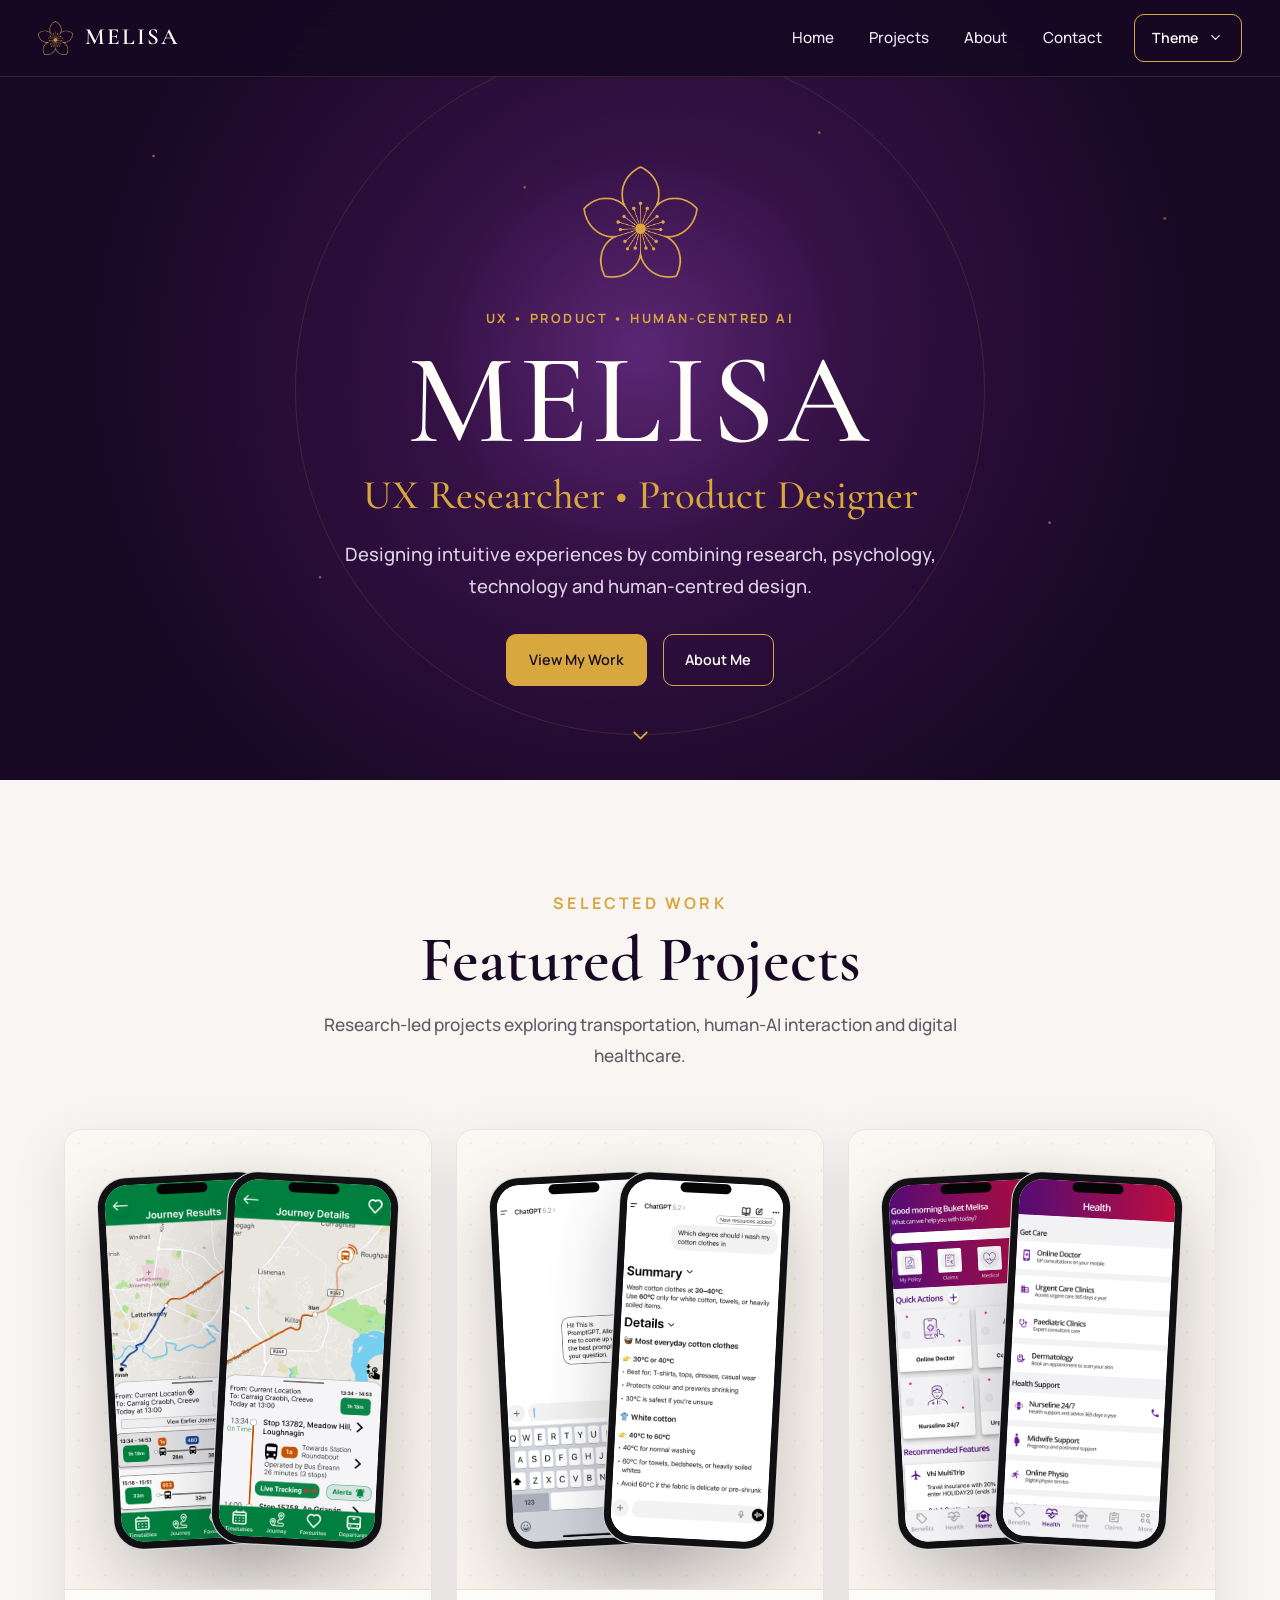
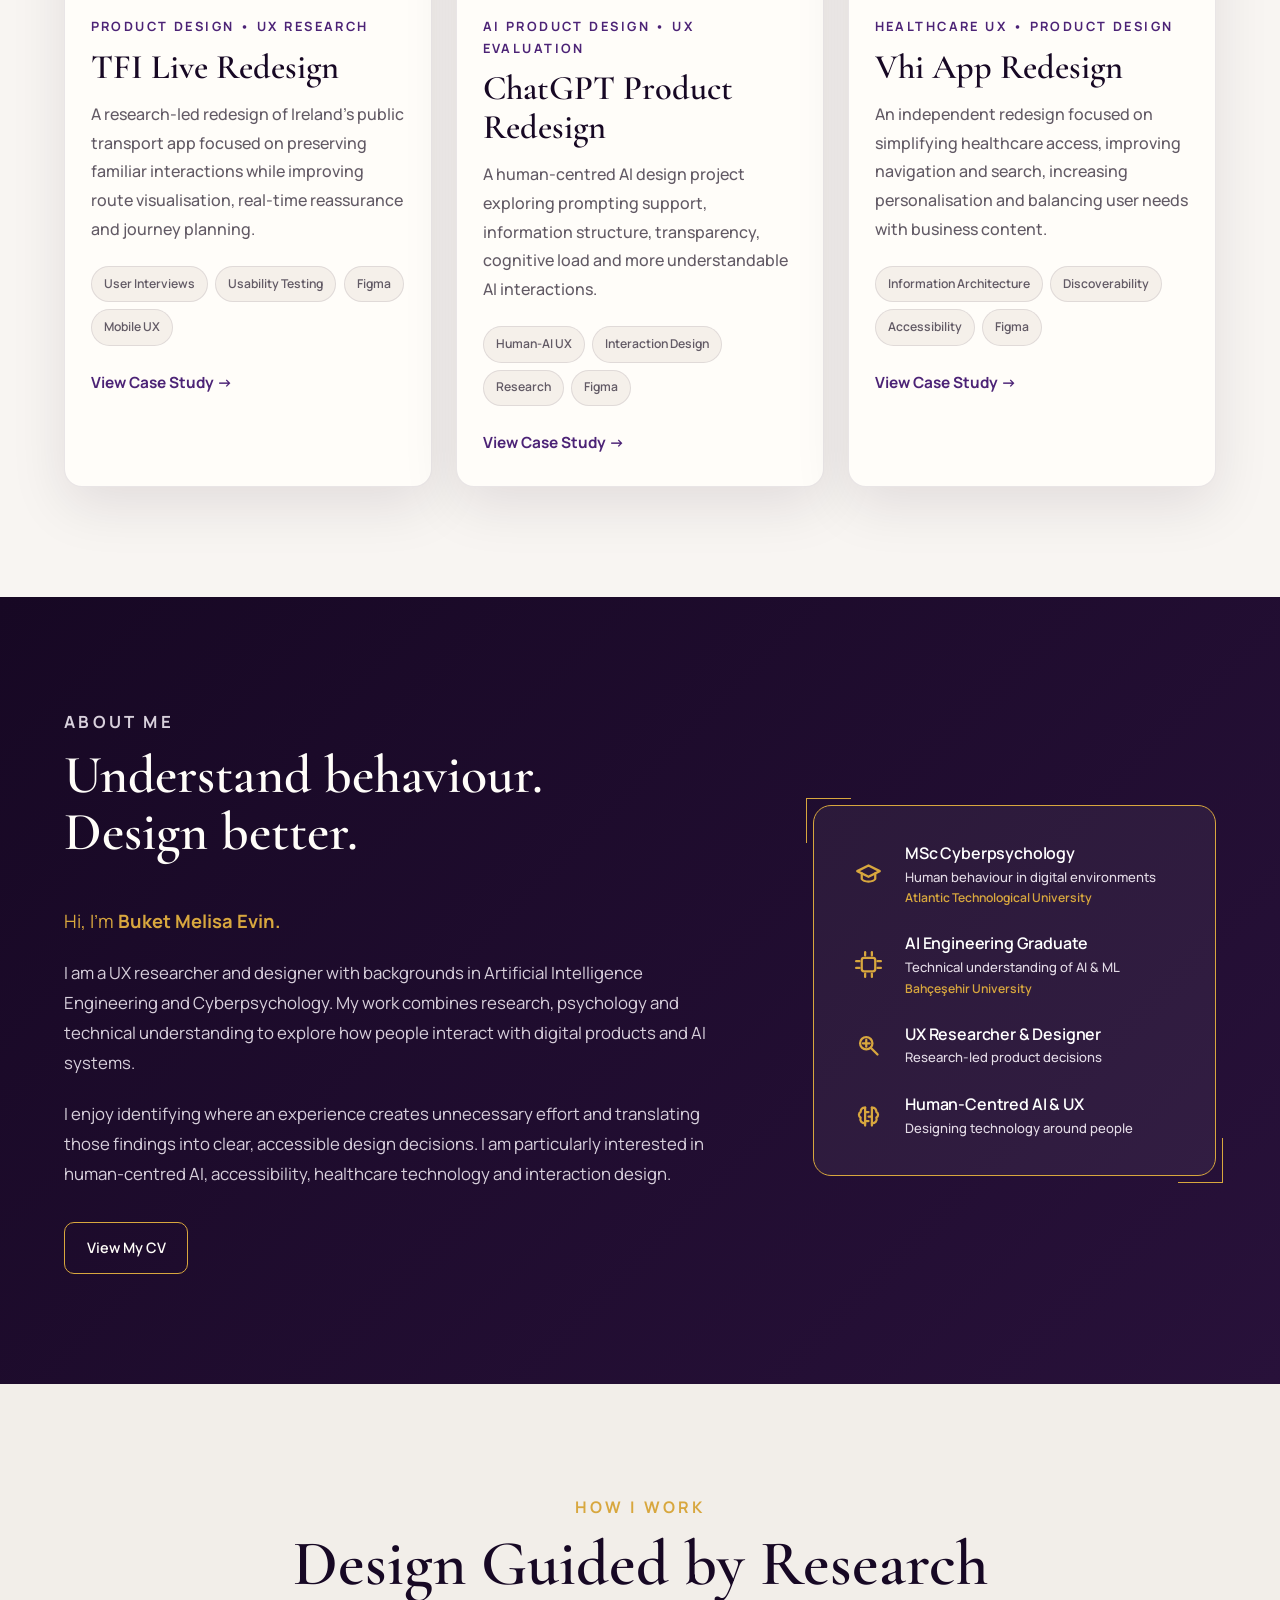
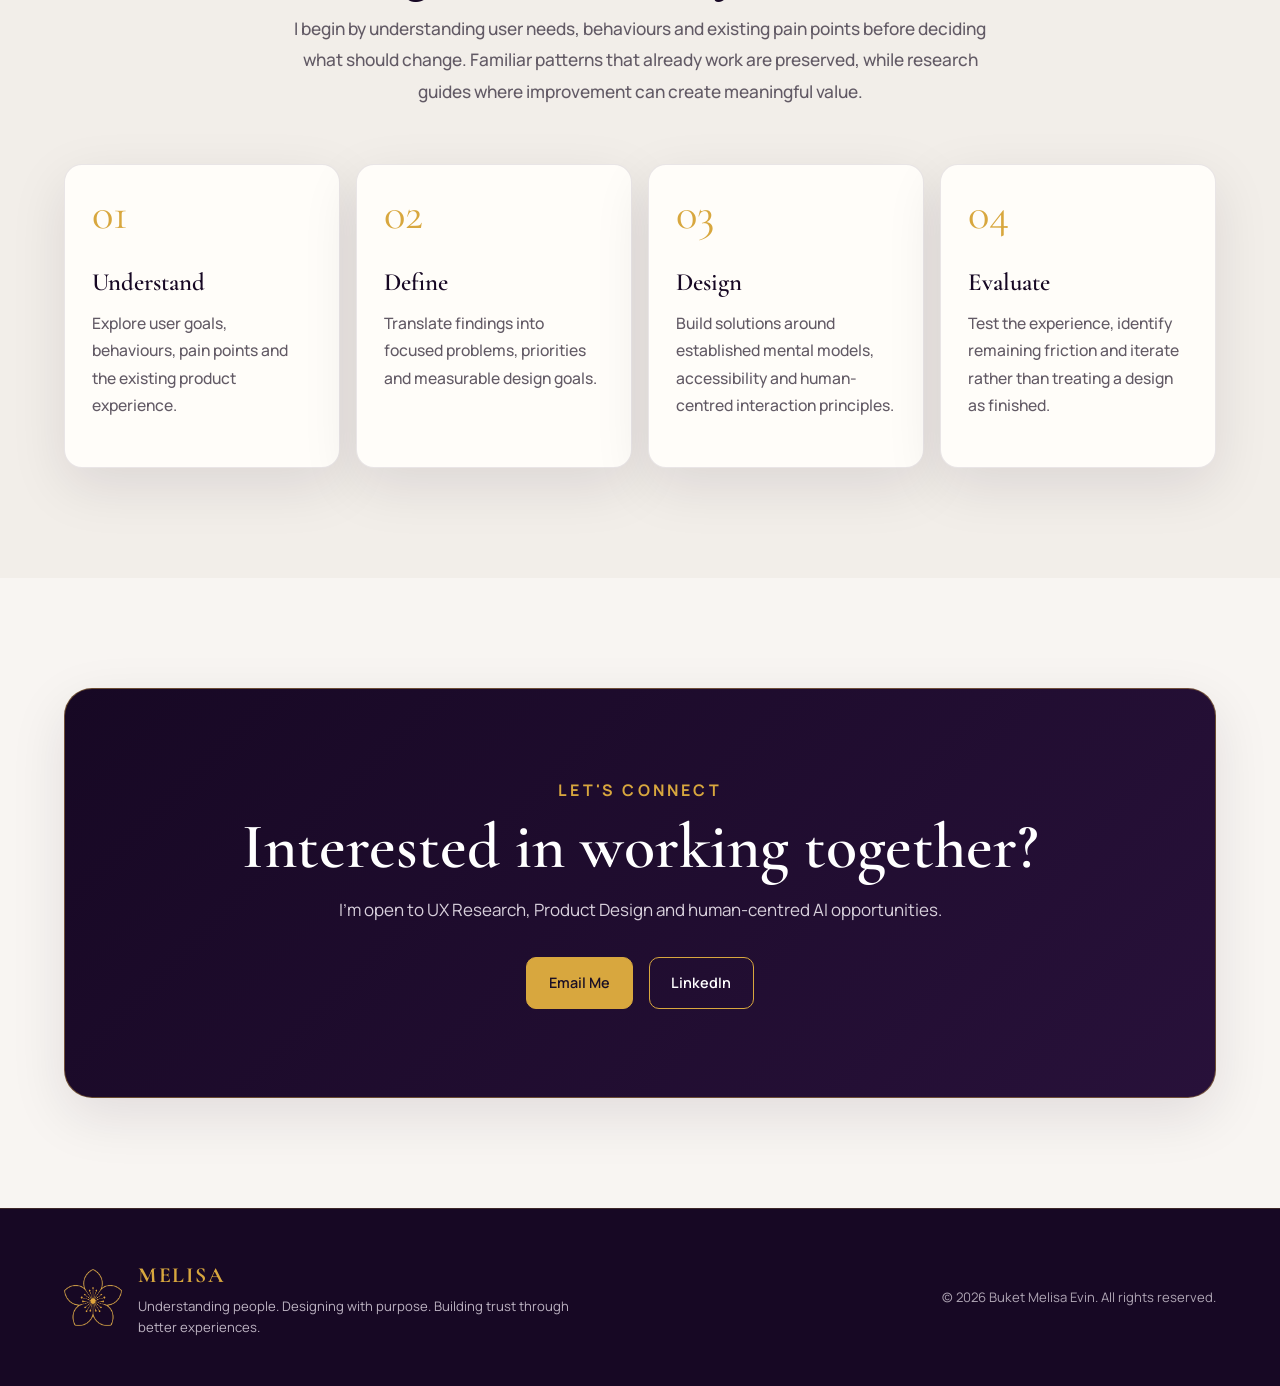
<file: index.html>
<!DOCTYPE html>
<html lang="en" data-theme="elegant">

<head>
    <meta charset="UTF-8">

    <meta
        name="viewport"
        content="width=device-width, initial-scale=1.0"
    >

    <meta
        name="description"
        content="UX Research and Product Design portfolio of Buket Melisa Evin, combining cyberpsychology, artificial intelligence, and human-centred design."
    >

    <title>
        Buket Melisa Evin | UX Researcher & Product Designer
    </title>

    <link
        rel="stylesheet"
        href="css/styles.css"
    >

    <link
        rel="stylesheet"
        href="css/components.css"
    >
</head>

<body>

    <!-- =========================================================
         NAVIGATION
    ========================================================== -->

    <header class="site-header">

        <nav
            class="navbar"
            aria-label="Main navigation"
        >

            <a
                class="brand"
                href="#home"
                aria-label="Melisa home"
            >

                <img
                    class="brand-flower"
                    src="assets/images/melisa-flower.png"
                    alt=""
                >

                <span class="brand-name">
                    MELISA
                </span>

            </a>


            <div class="nav-links">

                <a href="#home">
                    Home
                </a>

                <a href="#projects">
                    Projects
                </a>

                <a href="#about">
                    About
                </a>

                <a href="#contact">
                    Contact
                </a>

            </div>


            <div class="theme-switcher">

                <button
                    class="theme-toggle"
                    id="theme-toggle"
                    type="button"
                    aria-expanded="false"
                    aria-controls="theme-menu"
                >
                    <span>
                        Theme
                    </span>

                    <svg
                        class="theme-chevron"
                        viewBox="0 0 24 24"
                        aria-hidden="true"
                    >
                        <path d="M6 9L12 15L18 9"></path>
                    </svg>

                </button>


                <div
                    class="theme-menu"
                    id="theme-menu"
                >

                    <button
                        class="theme-option"
                        type="button"
                        data-theme-choice="elegant"
                    >
                        Elegant Tech
                    </button>

                    <button
                        class="theme-option"
                        type="button"
                        data-theme-choice="fairytale"
                    >
                        Fairytale
                    </button>

                    <button
                        class="theme-option"
                        type="button"
                        data-theme-choice="tech"
                    >
                        Modern Tech
                    </button>

                </div>

            </div>

        </nav>

    </header>


    <main>

        <!-- =====================================================
             HERO
        ====================================================== -->

        <section
            class="hero"
            id="home"
        >

            <div
                class="hero-decoration hero-decoration-left"
            ></div>

            <div
                class="hero-decoration hero-decoration-right"
            ></div>


            <!-- Fairytale-only falling stars -->

            <div
                class="fairytale-stars"
                aria-hidden="true"
            >
                <span>✦</span>
                <span>✧</span>
                <span>✦</span>
                <span>✧</span>
                <span>✦</span>
                <span>✦</span>
                <span>✧</span>
                <span>✦</span>
                <span>✧</span>
                <span>✦</span>
                <span>✧</span>
                <span>✦</span>
            </div>


            <div class="hero-content">

                <img
                    class="hero-flower"
                    src="assets/images/melisa-flower.png"
                    alt="Melisa flower"
                >

                <p class="eyebrow">
                    UX • PRODUCT • HUMAN-CENTRED AI
                </p>

                <h1>
                    MELISA
                </h1>

                <h2>
                    UX Researcher • Product Designer
                </h2>

                <p class="hero-description">
                    Designing intuitive experiences by combining
                    research, psychology, technology and
                    human-centred design.
                </p>


                <div class="hero-actions">

                    <a
                        class="button button-primary"
                        href="#projects"
                    >
                        View My Work
                    </a>

                    <a
                        class="button button-secondary"
                        href="#about"
                    >
                        About Me
                    </a>

                </div>

            </div>


            <a
                class="scroll-indicator"
                href="#projects"
                aria-label="Scroll to featured projects"
            >

                <svg
                    viewBox="0 0 24 24"
                    aria-hidden="true"
                >
                    <path d="M6 9L12 15L18 9"></path>
                </svg>

            </a>

        </section>


        <!-- =====================================================
             FEATURED PROJECTS
        ====================================================== -->

        <section
            class="section projects-section"
            id="projects"
        >

            <div class="section-heading">

                <p class="section-kicker">
                    Selected Work
                </p>

                <h2>
                    Featured Projects
                </h2>

                <p class="section-intro">
                    Research-led projects exploring transportation,
                    human-AI interaction and digital healthcare.
                </p>

            </div>


            <div class="projects-grid">


                <!-- =================================================
                     TFI LIVE
                ================================================== -->

                <article class="project-card">

                    <a
                        class="project-visual project-tfi"
                        href="tfi-live-redesign/"
                        aria-label="View TFI Live case study"
                    >

                        <div
                            class="device-phone device-phone-preview phone-preview phone-preview-left"
                        >

                            <img
                                class="device-screen project-screen"
                                src="assets/images/tfi-results.png"
                                alt="TFI Live redesigned journey results screen"
                            >

                        </div>


                        <div
                            class="device-phone device-phone-preview phone-preview phone-preview-right"
                        >

                            <img
                                class="device-screen project-screen"
                                src="assets/images/tfi-details.png"
                                alt="TFI Live redesigned journey details and live tracking screen"
                            >

                        </div>

                    </a>


                    <div class="project-content">

                        <p class="project-category">
                            PRODUCT DESIGN • UX RESEARCH
                        </p>

                        <h3>
                            TFI Live Redesign
                        </h3>

                        <p>
                            A research-led redesign of Ireland's public
                            transport app focused on preserving familiar
                            interactions while improving route
                            visualisation, real-time reassurance and
                            journey planning.
                        </p>


                        <div
                            class="project-tags"
                            aria-label="Project methods"
                        >

                            <span>User Interviews</span>
                            <span>Usability Testing</span>
                            <span>Figma</span>
                            <span>Mobile UX</span>

                        </div>


                        <a
                            class="text-link"
                            href="tfi-live-redesign/"
                        >
                            View Case Study →
                        </a>

                    </div>

                </article>


                <!-- =================================================
                     CHATGPT
                ================================================== -->

                <article class="project-card">

                    <a
                        class="project-visual project-chatgpt"
                        href="chatgpt-redesign/"
                        aria-label="View ChatGPT case study"
                    >

                        <div
                            class="device-phone device-phone-preview phone-preview phone-preview-left"
                        >

                            <img
                                class="device-screen project-screen"
                                src="assets/images/chatgpt-prompt.png"
                                alt="PromptGPT guided prompting concept"
                            >

                        </div>


                        <div
                            class="device-phone device-phone-preview phone-preview phone-preview-right"
                        >

                            <img
                                class="device-screen project-screen"
                                src="assets/images/chatgpt-response.png"
                                alt="ChatGPT structured response and resource transparency redesign"
                            >

                        </div>

                    </a>


                    <div class="project-content">

                        <p class="project-category">
                            AI PRODUCT DESIGN • UX EVALUATION
                        </p>

                        <h3>
                            ChatGPT Product Redesign
                        </h3>

                        <p>
                            A human-centred AI design project exploring
                            prompting support, information structure,
                            transparency, cognitive load and more
                            understandable AI interactions.
                        </p>


                        <div
                            class="project-tags"
                            aria-label="Project methods"
                        >

                            <span>Human-AI UX</span>
                            <span>Interaction Design</span>
                            <span>Research</span>
                            <span>Figma</span>

                        </div>


                        <a
                            class="text-link"
                            href="chatgpt-redesign/"
                        >
                            View Case Study →
                        </a>

                    </div>

                </article>


                <!-- =================================================
                     VHI
                ================================================== -->

                <article class="project-card">

                    <a
                        class="project-visual project-vhi"
                        href="vhi-redesign/"
                        aria-label="View Vhi case study"
                    >

                        <div
                            class="device-phone device-phone-preview phone-preview phone-preview-left"
                        >

                            <img
                                class="device-screen project-screen"
                                src="assets/images/vhi-home-redesign.png"
                                alt="Vhi redesigned homepage with search, quick actions and clearer navigation"
                            >

                        </div>


                        <div
                            class="device-phone device-phone-preview phone-preview phone-preview-right"
                        >

                            <img
                                class="device-screen project-screen"
                                src="assets/images/vhi-health-redesign.png"
                                alt="Vhi redesigned Health page with clearer healthcare service categories"
                            >

                        </div>

                    </a>


                    <div class="project-content">

                        <p class="project-category">
                            HEALTHCARE UX • PRODUCT DESIGN
                        </p>

                        <h3>
                            Vhi App Redesign
                        </h3>

                        <p>
                            An independent redesign focused on
                            simplifying healthcare access, improving
                            navigation and search, increasing
                            personalisation and balancing user needs
                            with business content.
                        </p>


                        <div
                            class="project-tags"
                            aria-label="Project methods"
                        >

                            <span>Information Architecture</span>
                            <span>Discoverability</span>
                            <span>Accessibility</span>
                            <span>Figma</span>

                        </div>


                        <a
                            class="text-link"
                            href="vhi-redesign/"
                        >
                            View Case Study →
                        </a>

                    </div>

                </article>

            </div>

        </section>


        <!-- =====================================================
             ABOUT
        ====================================================== -->

        <section
            class="section about-section"
            id="about"
        >

            <div class="about-grid">


                <div class="about-copy">

                    <p class="section-kicker">
                        About Me
                    </p>

                    <h2 class="about-heading">
                        <span>Understand behaviour.</span>
                        <br>
                        <span>Design better.</span>
                    </h2>

                    <p class="about-lead">
                        Hi, I'm
                        <strong>
                            Buket Melisa Evin.
                        </strong>
                    </p>

                    <p>
                        I am a UX researcher and designer with
                        backgrounds in Artificial Intelligence
                        Engineering and Cyberpsychology. My work
                        combines research, psychology and technical
                        understanding to explore how people interact
                        with digital products and AI systems.
                    </p>

                    <p>
                        I enjoy identifying where an experience creates
                        unnecessary effort and translating those
                        findings into clear, accessible design
                        decisions. I am particularly interested in
                        human-centred AI, accessibility, healthcare
                        technology and interaction design.
                    </p>


                    <a
                        class="button button-secondary"
                        href="assets/documents/Buket-Melisa-Evin-CV.pdf?v=2"
                        target="_blank"
                        rel="noopener noreferrer"
                    >
                        View My CV
                    </a>

                </div>


                <!-- PROFILE CARD -->

                <aside class="profile-card">


                    <!-- MSc CYBERPSYCHOLOGY -->

                    <div class="profile-item">

                        <svg
                            class="profile-icon"
                            viewBox="0 0 24 24"
                            aria-hidden="true"
                        >
                            <path
                                d="M2 9L12 4L22 9L12 14L2 9Z"
                            ></path>

                            <path
                                d="M6 11V16C8 19 16 19 18 16V11"
                            ></path>
                        </svg>


                        <div>

                            <strong>
                                MSc Cyberpsychology
                            </strong>

                            <span class="profile-subtitle">
                                Human behaviour in digital environments
                            </span>

                            <span class="profile-meta">
                                Atlantic Technological University
                            </span>

                        </div>

                    </div>


                    <!-- AI ENGINEERING -->

                    <div class="profile-item">

                        <svg
                            class="profile-icon"
                            viewBox="0 0 24 24"
                            aria-hidden="true"
                        >

                            <rect
                                x="6"
                                y="6"
                                width="12"
                                height="12"
                                rx="2"
                            ></rect>

                            <path d="M9 1V4"></path>
                            <path d="M15 1V4"></path>

                            <path d="M9 20V23"></path>
                            <path d="M15 20V23"></path>

                            <path d="M1 9H4"></path>
                            <path d="M1 15H4"></path>

                            <path d="M20 9H23"></path>
                            <path d="M20 15H23"></path>

                        </svg>


                        <div>

    
                            <strong>
                                AI Engineering Graduate
                            </strong>

  
                            <span class="profile-subtitle">
                                Technical understanding of AI & ML
                            </span>

                            <span class="profile-meta">
        
                                Bahçeşehir University
   
                            </span>


                        </div>

                    </div>


                    <!-- UX RESEARCH -->

                    <div class="profile-item">

                        <svg
                            class="profile-icon"
                            viewBox="0 0 24 24"
                            aria-hidden="true"
                        >

                            <circle
                                cx="10"
                                cy="10"
                                r="5.5"
                            ></circle>

                            <path
                                d="M14 14L20 20"
                            ></path>

                            <path
                                d="M10 7V13"
                            ></path>

                            <path
                                d="M7 10H13"
                            ></path>

                        </svg>


                        <div>

                            <strong>
                                UX Researcher & Designer
                            </strong>

                            <span class="profile-subtitle">
                                Research-led product decisions
                            </span>

                        </div>

                    </div>


                    <!-- HUMAN-CENTRED AI -->

                    <div class="profile-item">

                        <svg
                            class="profile-icon"
                            viewBox="0 0 24 24"
                            aria-hidden="true"
                        >

                            <path
                                d="M9 4C6 4 5 6 5 8C3 9 3 12 5 13C4 16 6 18 9 18"
                            ></path>

                            <path
                                d="M15 4C18 4 19 6 19 8C21 9 21 12 19 13C20 16 18 18 15 18"
                            ></path>

                            <path d="M9 4V20"></path>
                            <path d="M15 4V20"></path>

                            <path d="M9 8H12"></path>
                            <path d="M12 12H15"></path>
                            <path d="M9 16H12"></path>

                        </svg>


                        <div>

                            <strong>
                                Human-Centred AI & UX
                            </strong>

                            <span class="profile-subtitle">
                                Designing technology around people
                            </span>

                        </div>

                    </div>

                </aside>

            </div>

        </section>


        <!-- =====================================================
             DESIGN APPROACH
        ====================================================== -->

        <section class="section approach-section">

            <div class="section-heading">

                <p class="section-kicker">
                    How I Work
                </p>

                <h2>
                    Design Guided by Research
                </h2>

                <p class="section-intro">
                    I begin by understanding user needs, behaviours
                    and existing pain points before deciding what
                    should change. Familiar patterns that already
                    work are preserved, while research guides where
                    improvement can create meaningful value.
                </p>

            </div>


            <div class="approach-grid">


                <article class="approach-card">

                    <span class="approach-number">
                        01
                    </span>

                    <h3>
                        Understand
                    </h3>

                    <p>
                        Explore user goals, behaviours, pain points
                        and the existing product experience.
                    </p>

                </article>


                <article class="approach-card">

                    <span class="approach-number">
                        02
                    </span>

                    <h3>
                        Define
                    </h3>

                    <p>
                        Translate findings into focused problems,
                        priorities and measurable design goals.
                    </p>

                </article>


                <article class="approach-card">

                    <span class="approach-number">
                        03
                    </span>

                    <h3>
                        Design
                    </h3>

                    <p>
                        Build solutions around established mental
                        models, accessibility and human-centred
                        interaction principles.
                    </p>

                </article>


                <article class="approach-card">

                    <span class="approach-number">
                        04
                    </span>

                    <h3>
                        Evaluate
                    </h3>

                    <p>
                        Test the experience, identify remaining
                        friction and iterate rather than treating
                        a design as finished.
                    </p>

                </article>

            </div>

        </section>


        <!-- =====================================================
             CONTACT
        ====================================================== -->

        <section
            class="section contact-section"
            id="contact"
        >

            <div class="contact-card">

                <p class="section-kicker">
                    Let's Connect
                </p>

                <h2>
                    Interested in working together?
                </h2>

                <p>
                    I'm open to UX Research, Product Design and
                    human-centred AI opportunities.
                </p>


                <div class="contact-actions">

                    <a
                        class="button button-primary"
                        href="mailto:melisa.buket.evin@gmail.com"
                    >
                        Email Me
                    </a>


                    <a
                        class="button button-secondary"
                        href="https://www.linkedin.com/in/buket-melisa-evin/"
                        target="_blank"
                        rel="noopener noreferrer"
                    >
                        LinkedIn
                    </a>

                </div>

            </div>

        </section>

    </main>


    <!-- =========================================================
         FOOTER
    ========================================================== -->

    <footer class="site-footer">

        <div class="footer-brand">

            <img
                src="assets/images/melisa-flower.png"
                alt=""
                class="footer-flower"
            >


            <div>

                <strong>
                    MELISA
                </strong>

                <p>
                    Understanding people. Designing with purpose.
                    Building trust through better experiences.
                </p>

            </div>

        </div>


        <p class="copyright">
            © 2026 Buket Melisa Evin.
            All rights reserved.
        </p>

    </footer>


    <script src="js/script.js"></script>

</body>

</html>
</file>
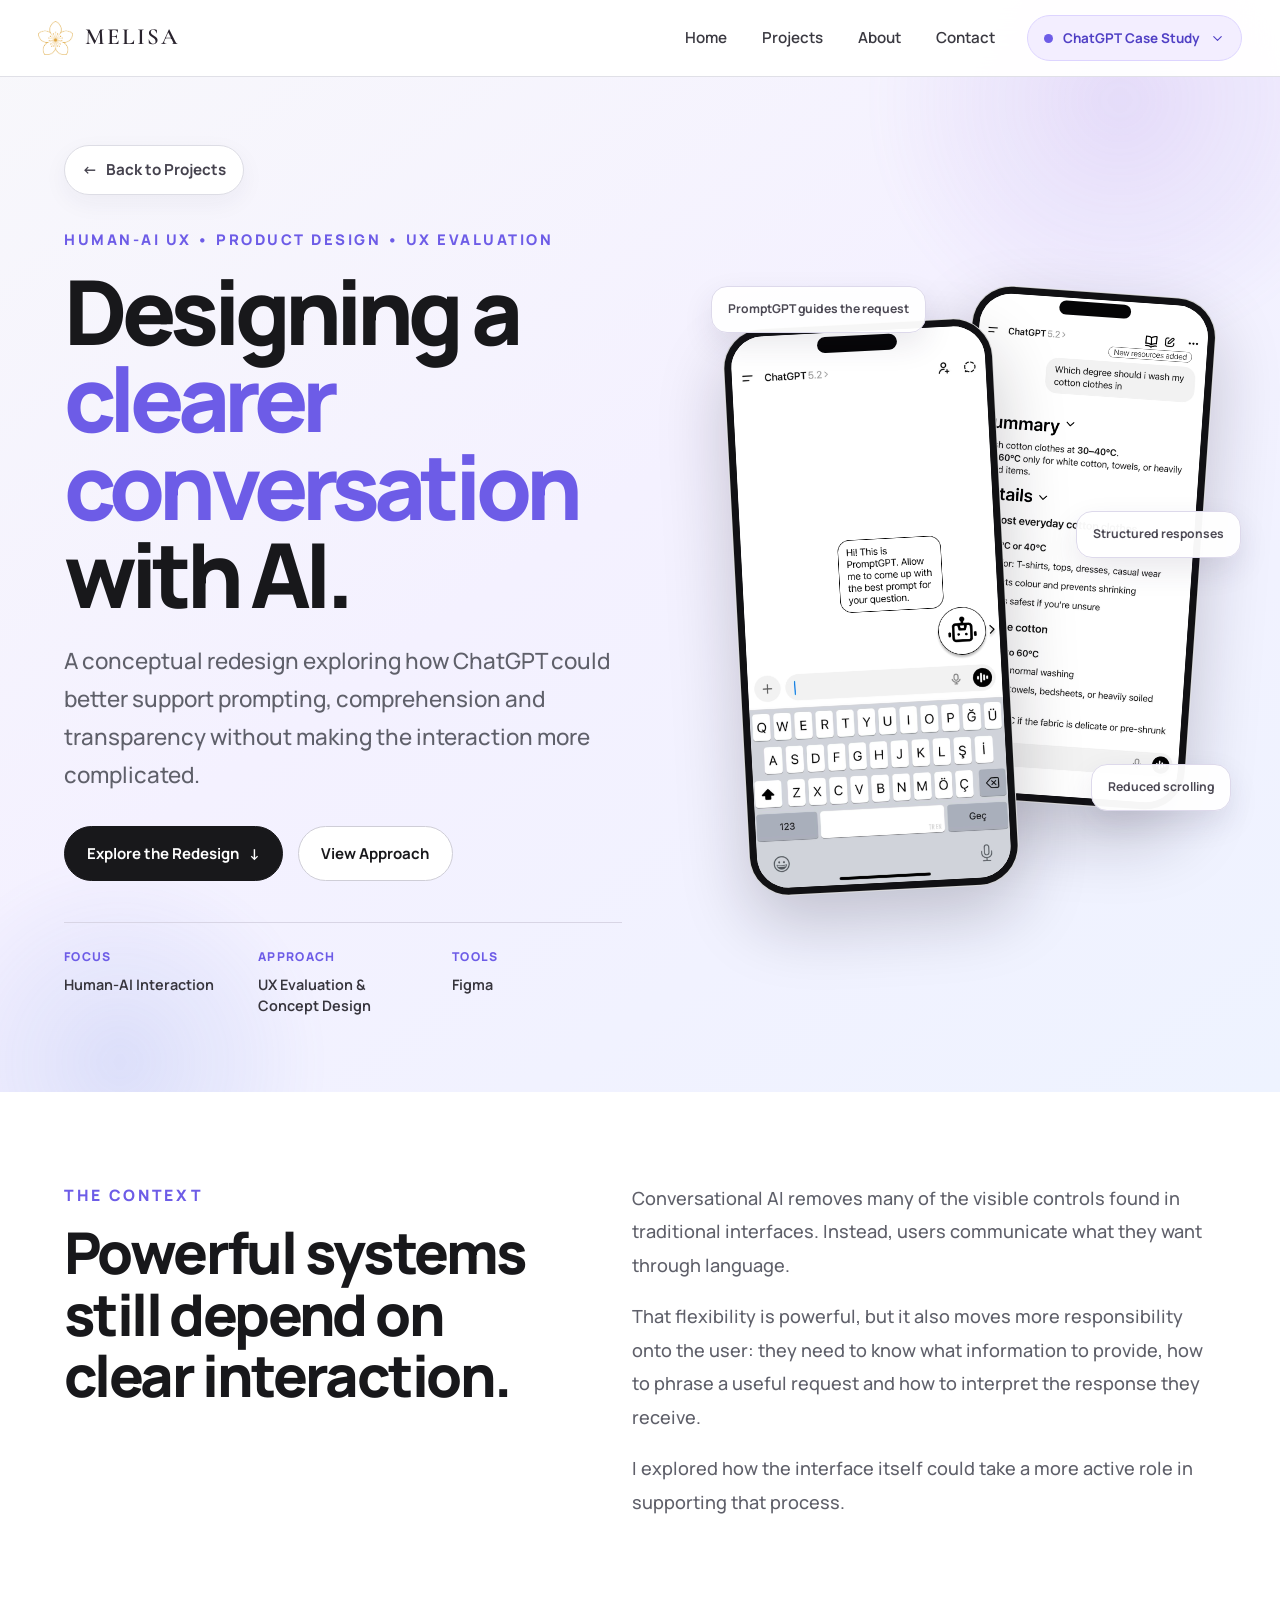
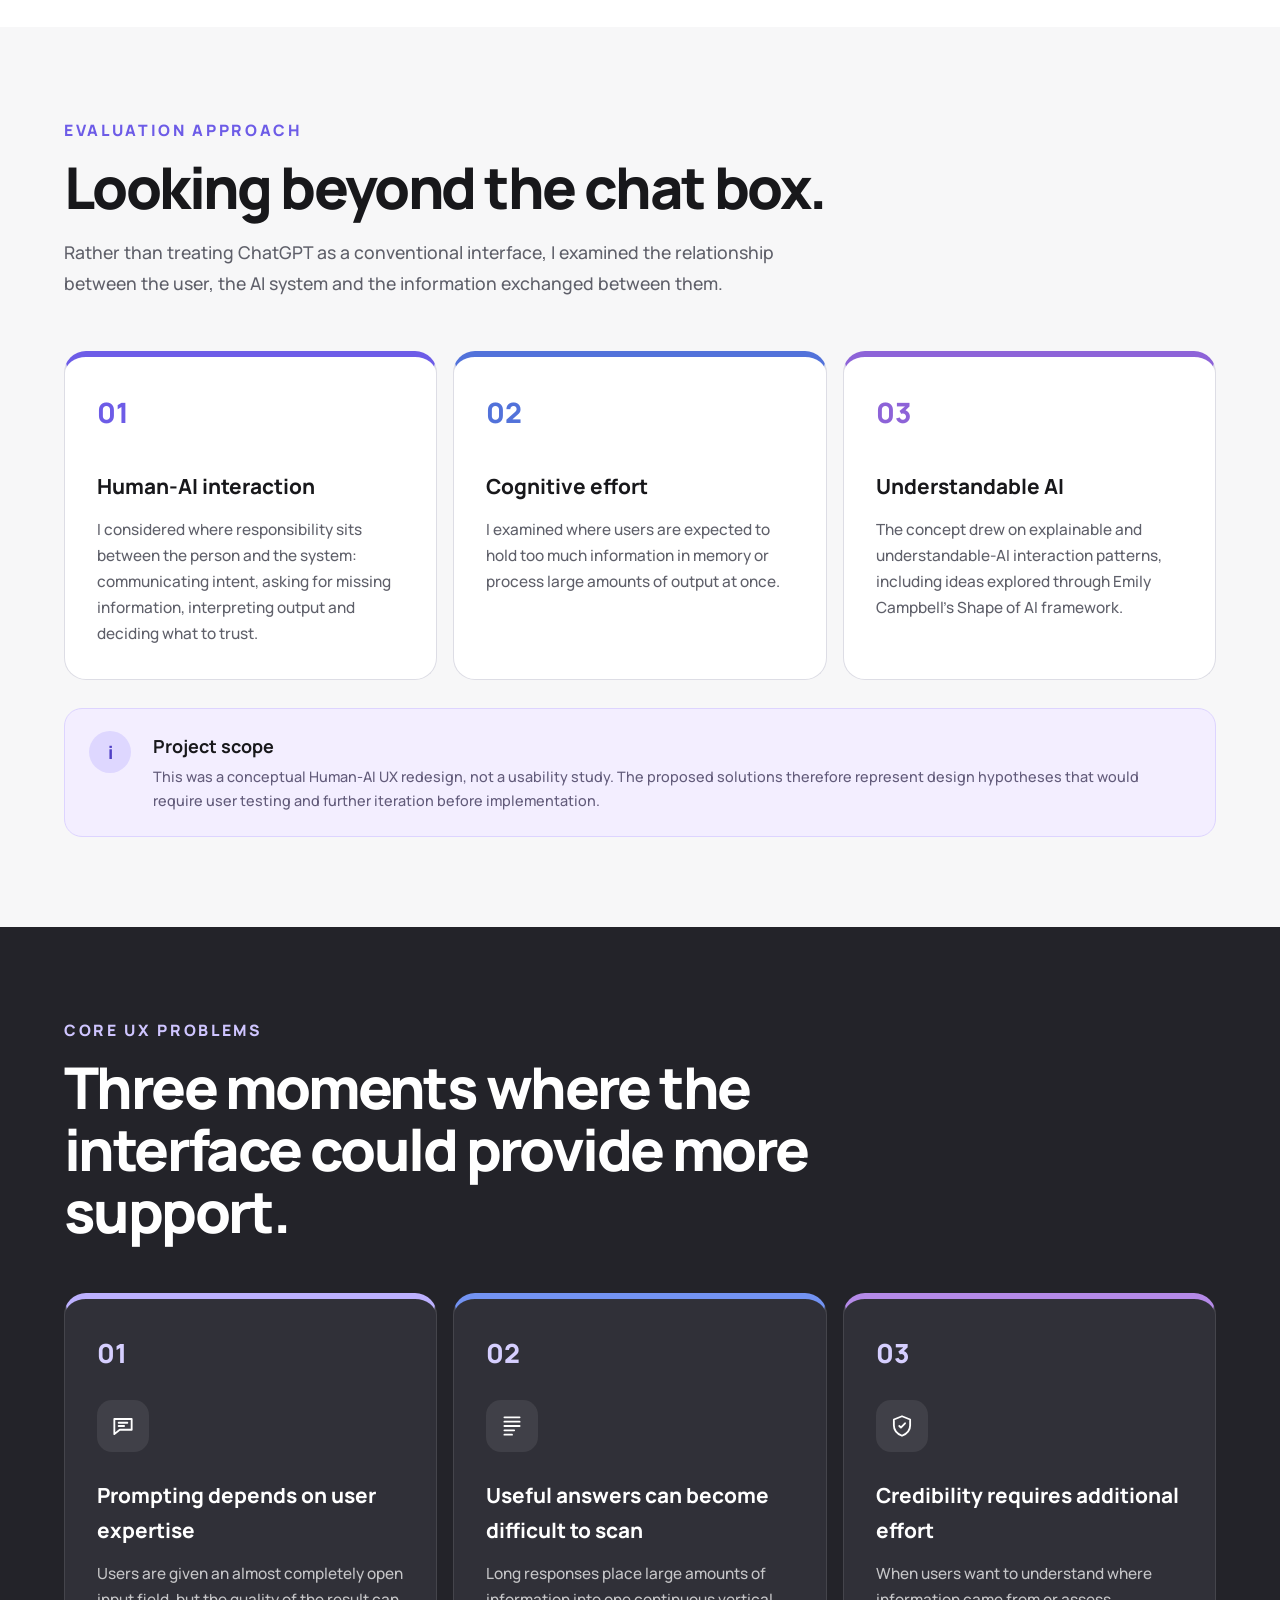
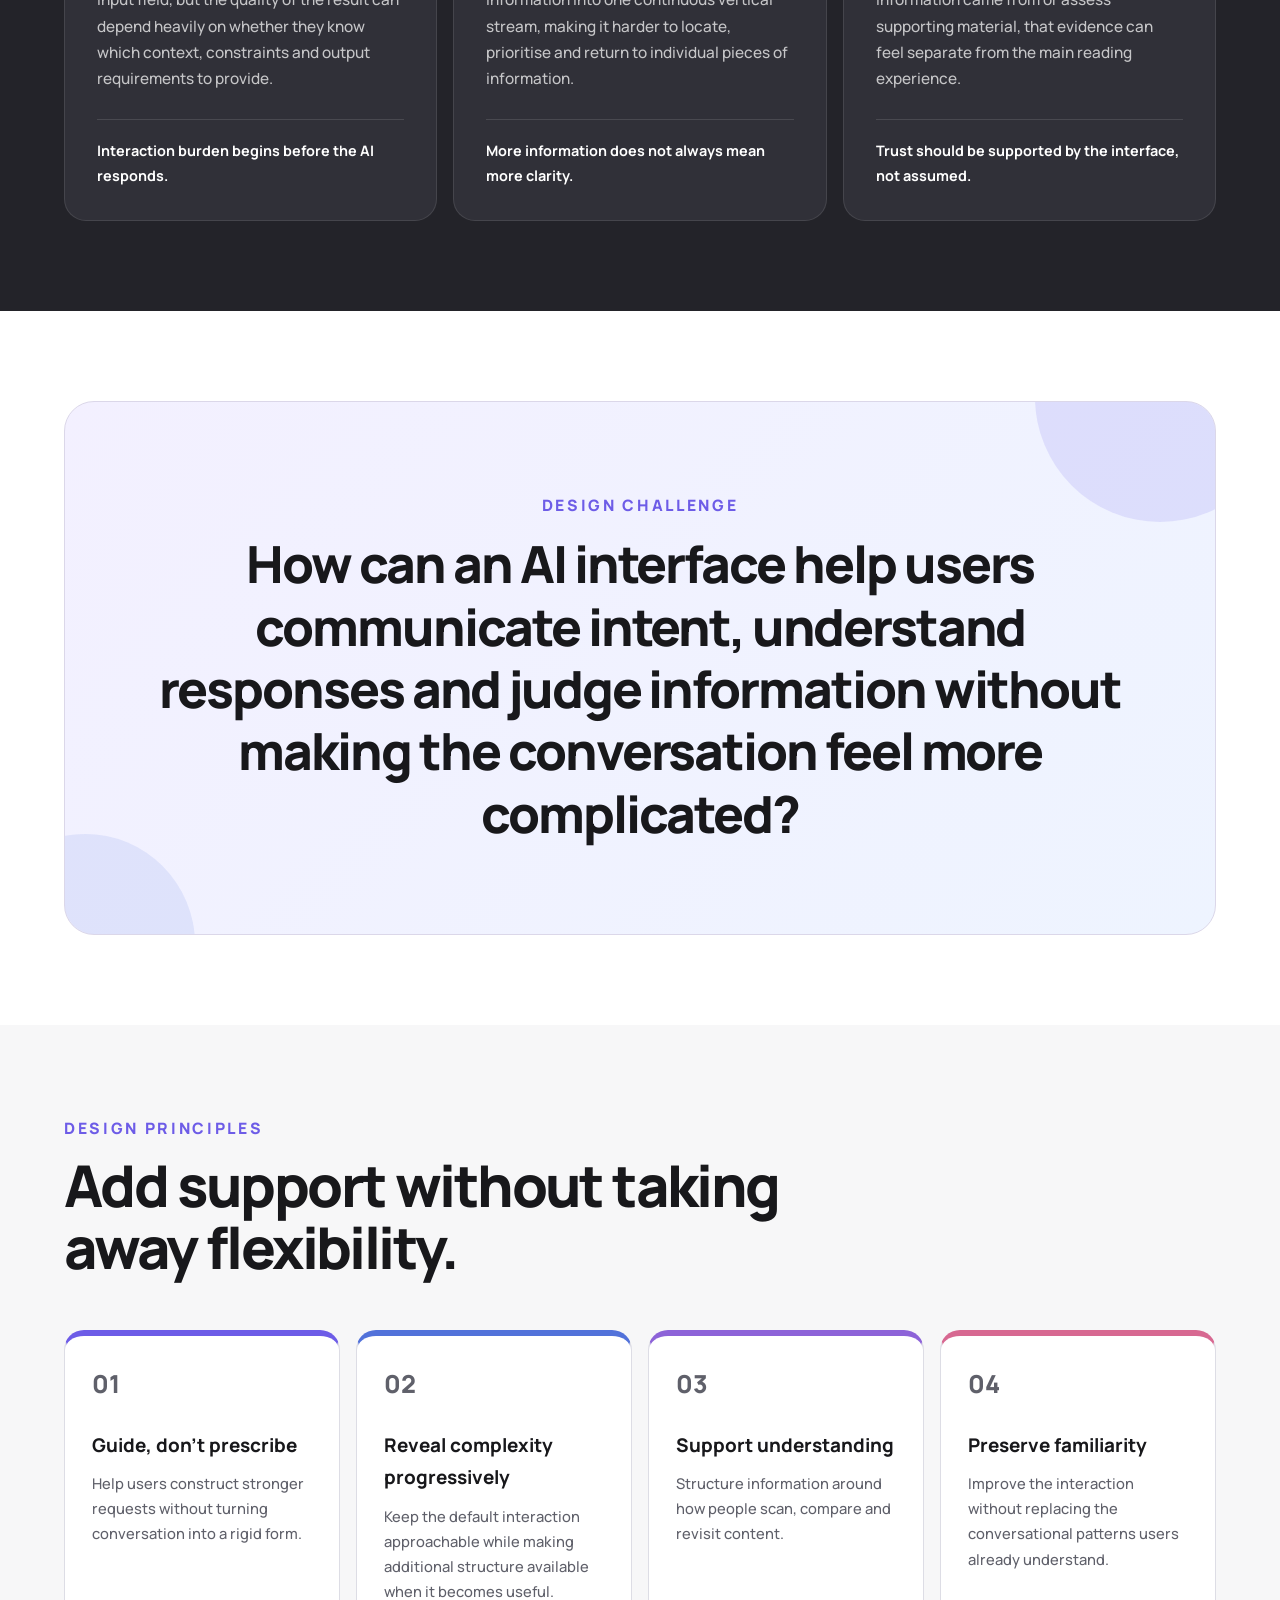
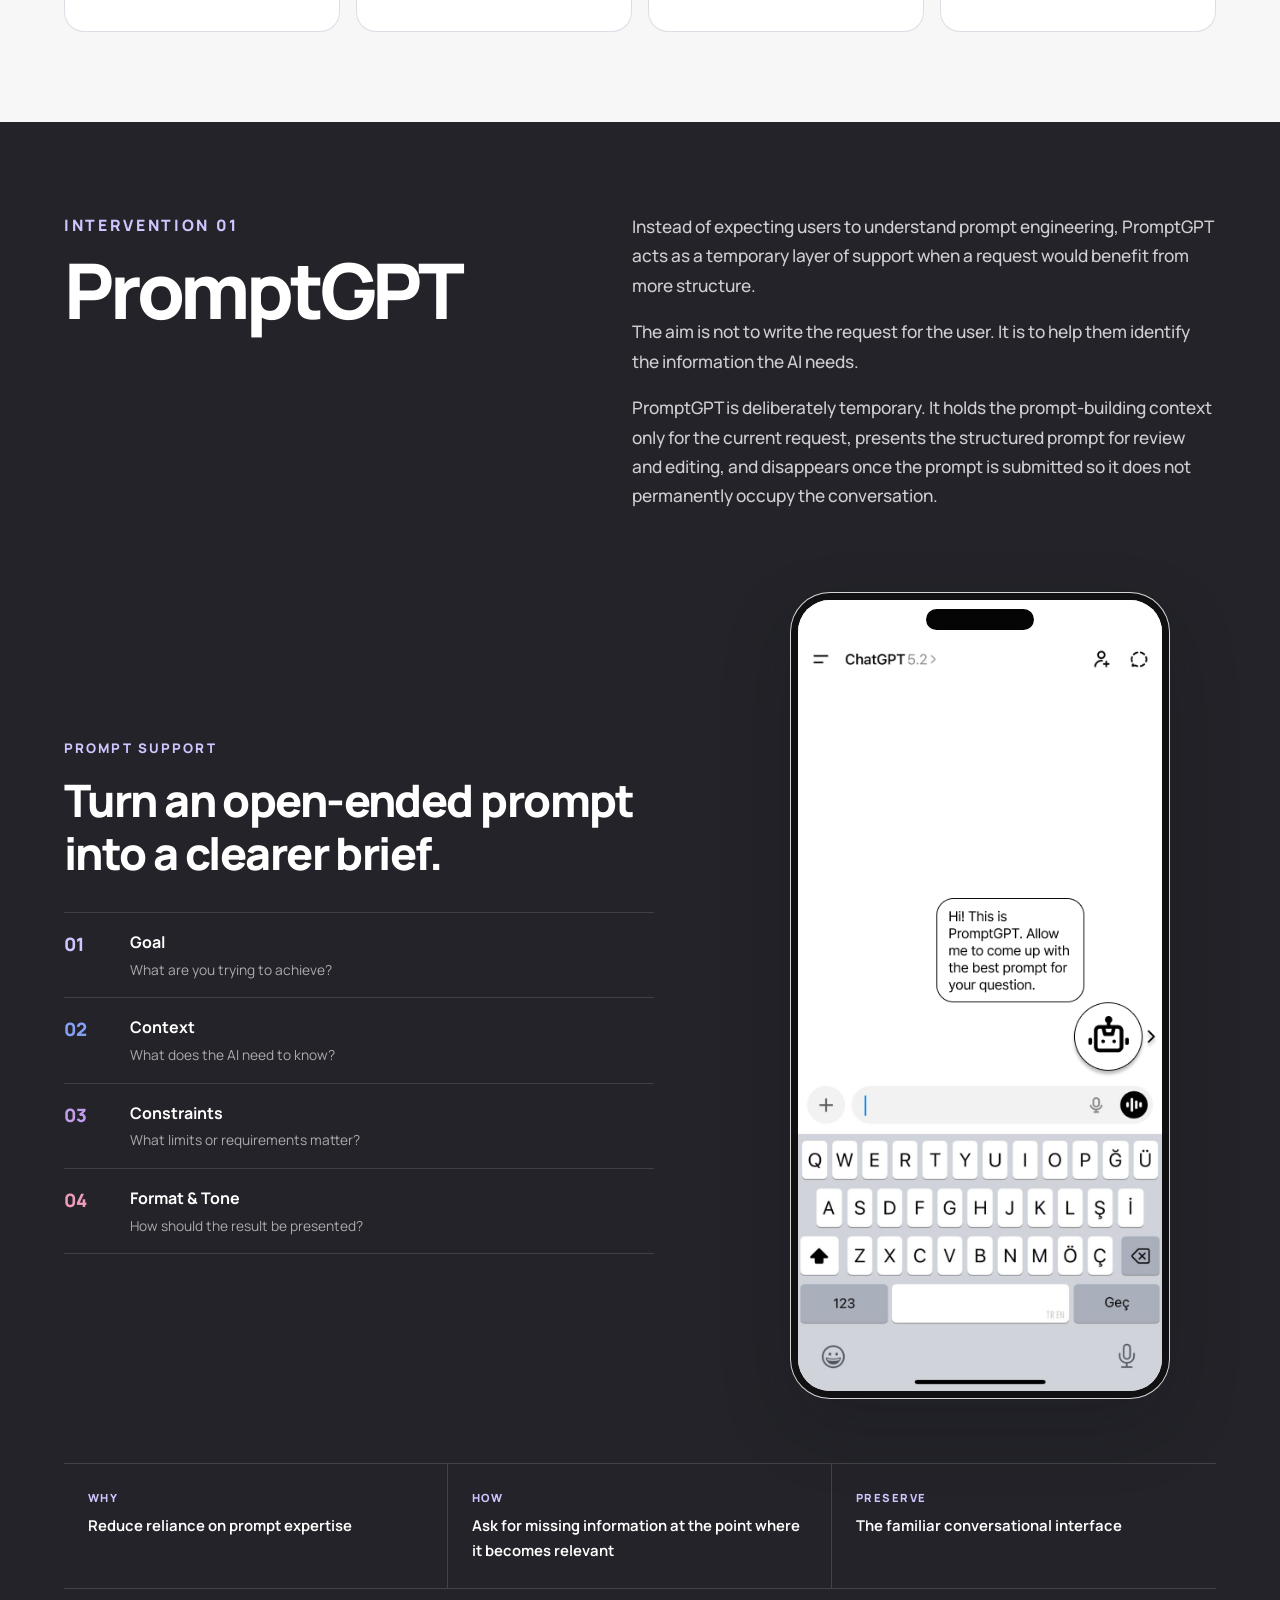
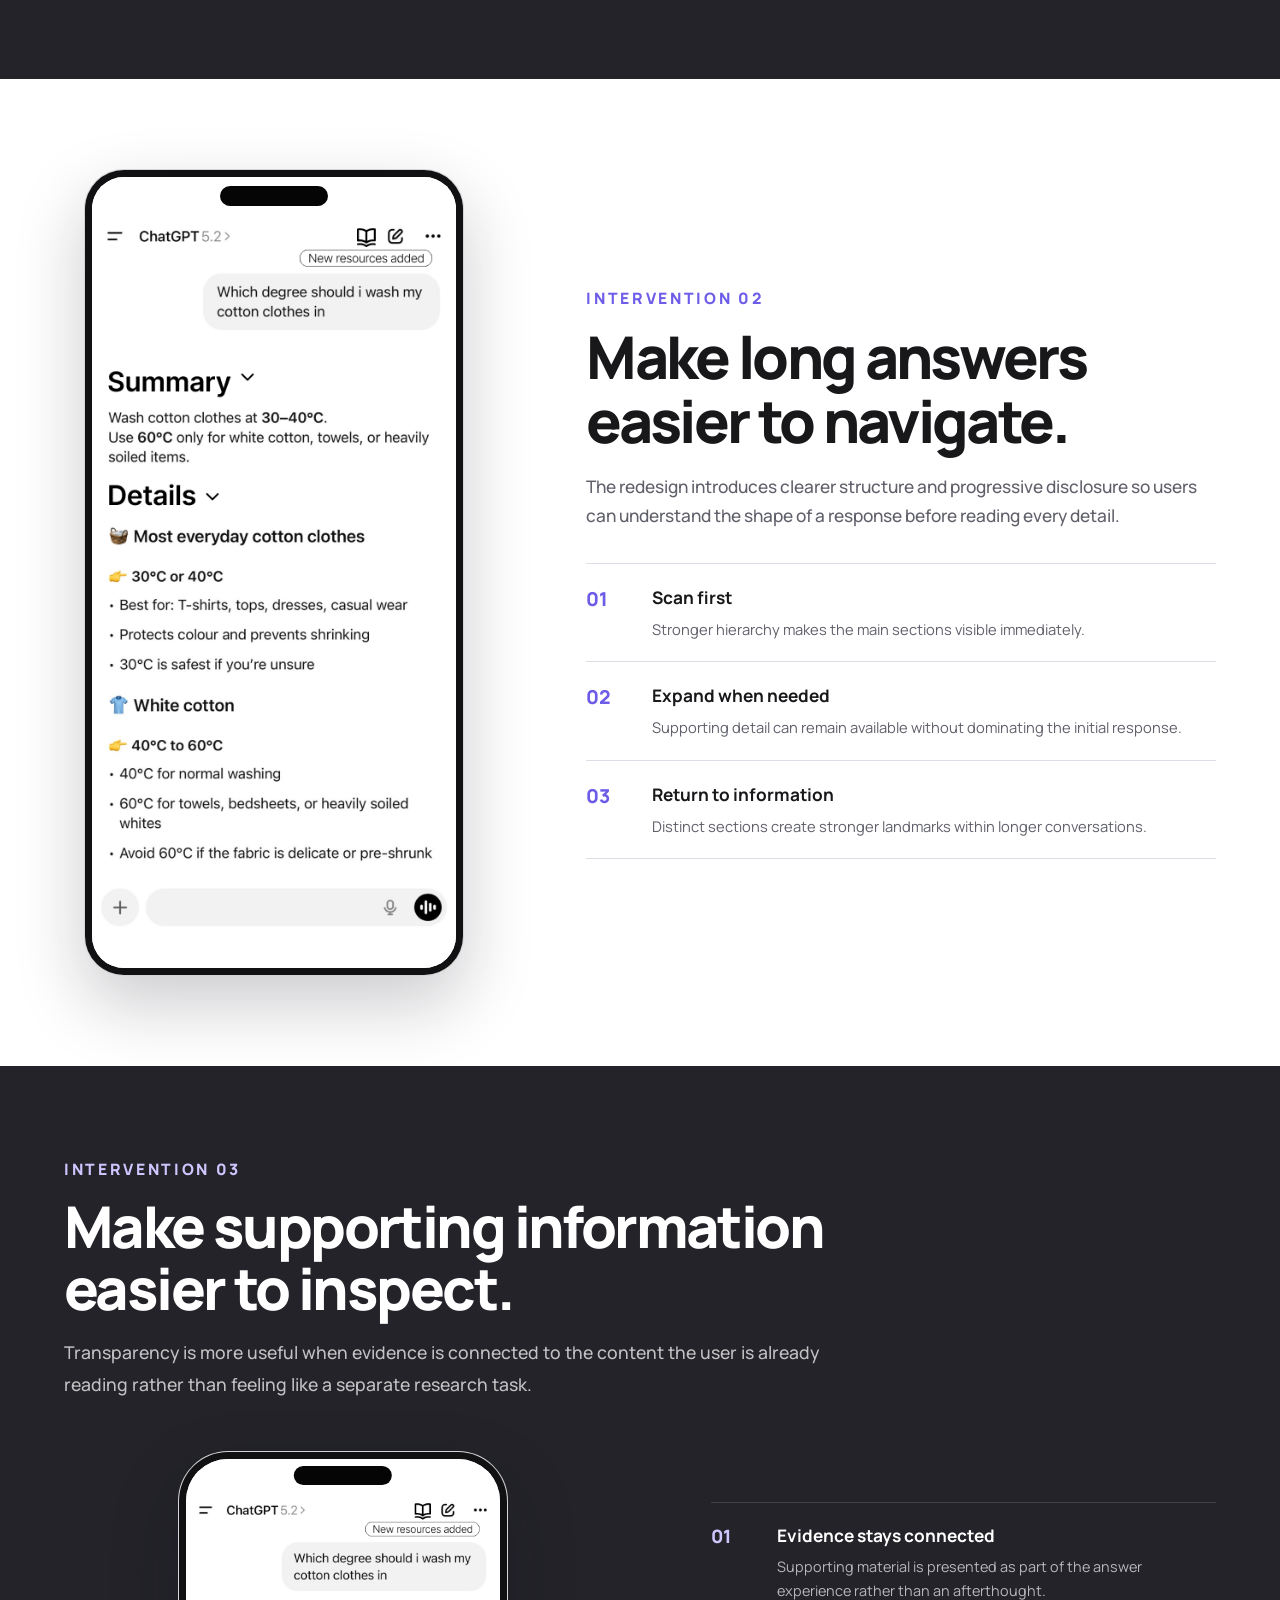
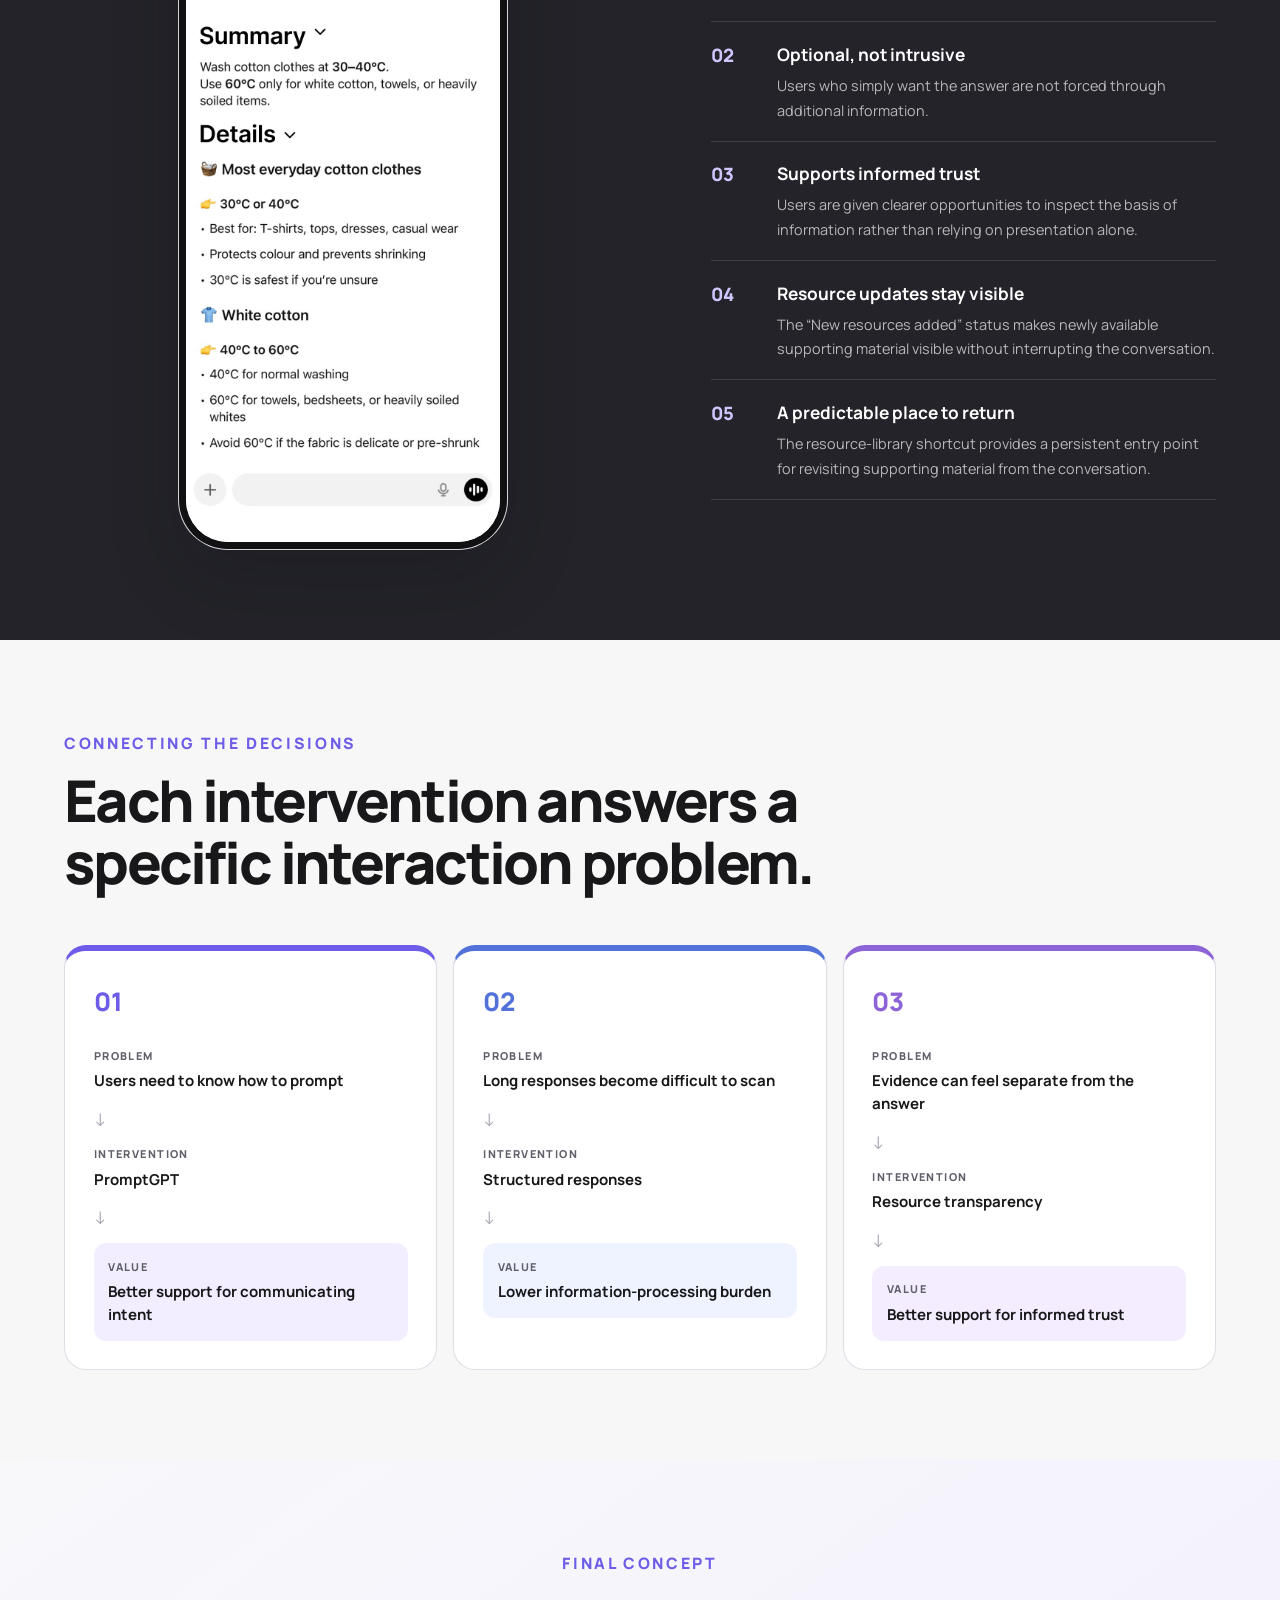
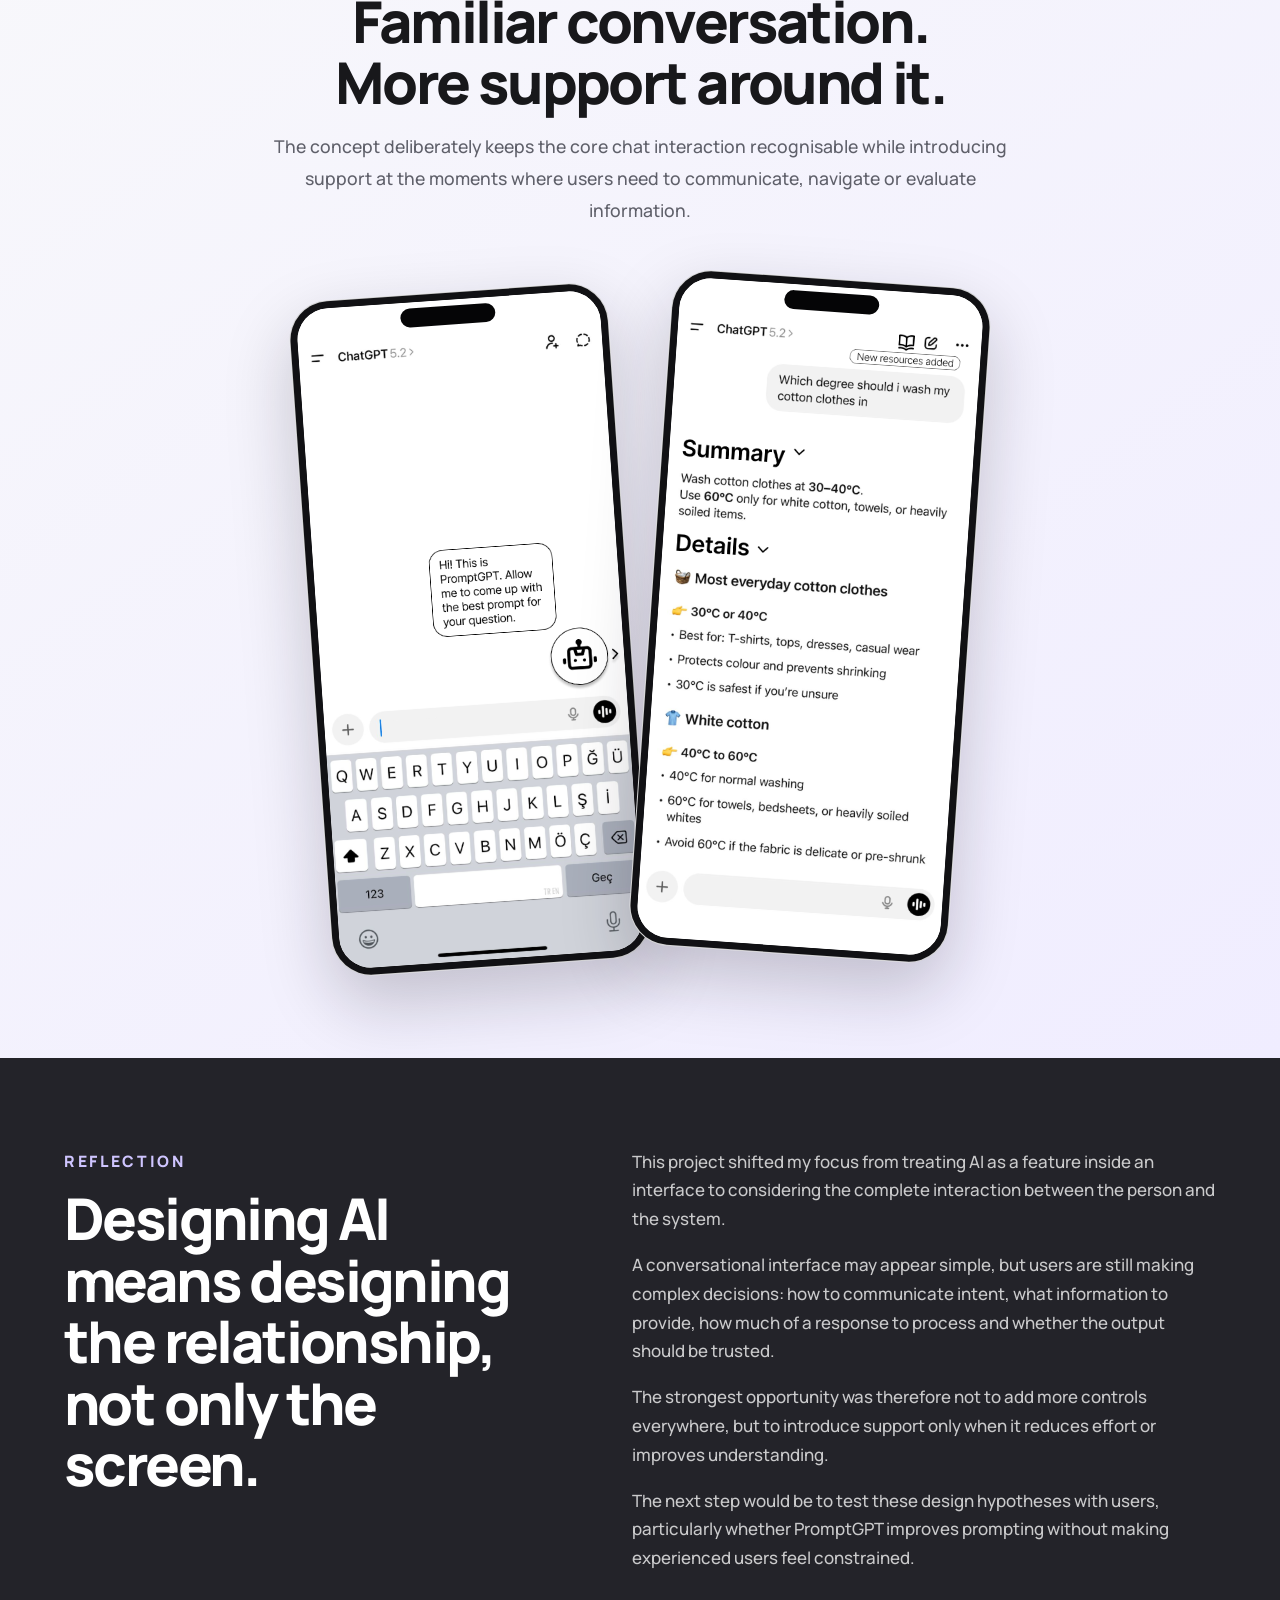
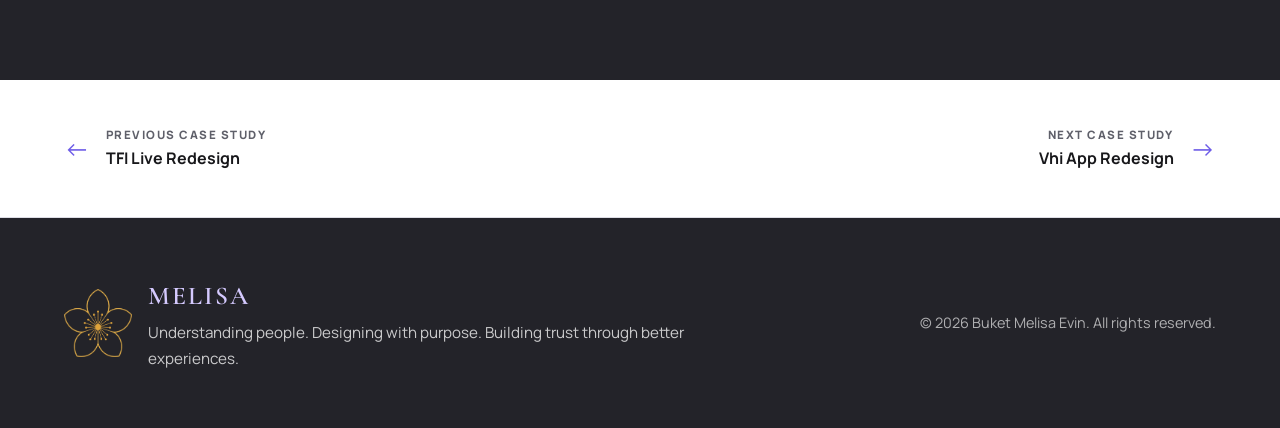
<file: chatgpt-redesign/index.html>
<!DOCTYPE html>
<html lang="en">

<head>
    <meta charset="UTF-8">

    <meta
        name="viewport"
        content="width=device-width, initial-scale=1.0"
    >

    <meta
        name="description"
        content="ChatGPT Human-AI UX and product redesign case study by Buket Melisa Evin."
    >

    <title>ChatGPT Product Redesign | Buket Melisa Evin</title>

    <link
        rel="stylesheet"
        href="../css/chatgpt.css"
    >

    <link
        rel="stylesheet"
        href="../css/components.css"
    >
</head>


<body data-project="chatgpt">


    <!-- =====================================================
         READING PROGRESS
    ====================================================== -->

    <div
        class="reading-progress"
        aria-hidden="true"
    >
        <span id="reading-progress-bar"></span>
    </div>



    <!-- =====================================================
         NAVIGATION
    ====================================================== -->

    <header
        class="project-header"
        id="project-header"
    >

        <nav class="project-navbar">


            <!-- MELISA BRAND -->

            <a
                class="project-brand"
                href="../"
                aria-label="Return to Melisa portfolio homepage"
            >

                <img
                    src="../assets/images/melisa-flower.png"
                    alt=""
                    class="project-brand-flower"
                >

                <span class="project-brand-name">
                    MELISA
                </span>

                <span class="project-brand-home">
                    Home
                </span>

            </a>



            <!-- NAVIGATION -->

            <div class="project-nav-links">

                <a href="../">
                    Home
                </a>

                <a href="../" data-home-target="projects">
                    Projects
                </a>

                <a href="../" data-home-target="about">
                    About
                </a>

                <a href="../" data-home-target="contact">
                    Contact
                </a>

            </div>



            <!-- PROJECT SWITCHER -->

            <div class="project-switcher">

                <button
                    class="project-context project-switcher-toggle"
                    type="button"
                    aria-label="Switch case study"
                    aria-haspopup="true"
                    aria-expanded="false"
                    aria-controls="project-switcher-menu"
                >

                    <span
                        class="project-context-dot"
                        aria-hidden="true"
                    ></span>

                    <span class="project-context-label">
                        ChatGPT Case Study
                    </span>

                    <svg
                        class="project-context-chevron"
                        viewBox="0 0 24 24"
                        aria-hidden="true"
                    >
                        <path d="M6 9L12 15L18 9"></path>
                    </svg>

                </button>


                <div
                    class="project-switcher-menu"
                    id="project-switcher-menu"
                >

                    <a href="../tfi-live-redesign/">
                        <span>TFI Live Redesign</span>
                    </a>

                    <a
                        href="../chatgpt-redesign/"
                        aria-current="page"
                    >
                        <span>ChatGPT Redesign</span>
                        <span class="project-switcher-current">Current</span>
                    </a>

                    <a href="../vhi-redesign/">
                        <span>Vhi App Redesign</span>
                    </a>

                </div>

            </div>

        </nav>

    </header>



    <main>


        <!-- =================================================
             HERO
        ================================================== -->

        <section class="chatgpt-hero">


            <!-- DECORATION -->

            <div
                class="hero-glow hero-glow-one"
                aria-hidden="true"
            ></div>

            <div
                class="hero-glow hero-glow-two"
                aria-hidden="true"
            ></div>



            <div class="chatgpt-hero-inner">


                <!-- HERO COPY -->

                <div class="chatgpt-hero-copy">


                    <a
                        class="back-link"
                        href="../" data-home-target="projects"
                    >

                        <span aria-hidden="true">
                            ←
                        </span>

                        Back to Projects

                    </a>


                    <p class="chatgpt-kicker">
                        HUMAN-AI UX • PRODUCT DESIGN • UX EVALUATION
                    </p>


                    <h1>
                        Designing a
                        <span>
                            clearer conversation
                        </span>
                        with AI.
                    </h1>


                    <p class="chatgpt-hero-lead">
                        A conceptual redesign exploring how ChatGPT
                        could better support prompting, comprehension
                        and transparency without making the interaction
                        more complicated.
                    </p>


                    <div class="hero-actions">

                        <a
                            class="chatgpt-button chatgpt-button-primary"
                            href="#promptgpt"
                        >
                            Explore the Redesign
                            <span aria-hidden="true">↓</span>
                        </a>

                        <a
                            class="chatgpt-button chatgpt-button-secondary"
                            href="#approach"
                        >
                            View Approach
                        </a>

                    </div>



                    <div class="project-meta">


                        <div class="project-meta-item">

                            <span>
                                Focus
                            </span>

                            <strong>
                                Human-AI Interaction
                            </strong>

                        </div>


                        <div class="project-meta-item">

                            <span>
                                Approach
                            </span>

                            <strong>
                                UX Evaluation &
                                Concept Design
                            </strong>

                        </div>


                        <div class="project-meta-item">

                            <span>
                                Tools
                            </span>

                            <strong>
                                Figma
                            </strong>

                        </div>


                    </div>


                </div>



                <!-- HERO VISUAL -->

                <div class="chatgpt-hero-visual">


                    <div
                        class="hero-message hero-message-one"
                        aria-hidden="true"
                    >
                        PromptGPT guides the request
                    </div>


                    <div
                        class="hero-message hero-message-two"
                        aria-hidden="true"
                    >
                        Structured responses
                    </div>


                    <div
                        class="hero-message hero-message-three"
                        aria-hidden="true"
                    >
                        Reduced scrolling
                    </div>



                    <div class="device-phone device-phone-hero hero-phone hero-phone-back">

                        <img
                            class="device-screen"
                            src="../assets/images/chatgpt-response.png"
                            alt="Redesigned ChatGPT response interface"
                        >

                    </div>



                    <div class="device-phone device-phone-hero hero-phone hero-phone-front">

                        <img
                            class="device-screen"
                            src="../assets/images/chatgpt-prompt.png"
                            alt="Redesigned ChatGPT prompting interface"
                        >

                    </div>


                </div>


            </div>

        </section>



        <!-- =================================================
             CONTEXT
        ================================================== -->

        <section
            class="case-section case-white reveal"
            id="context"
        >

            <div class="case-container context-grid">


                <div>

                    <p class="section-label">
                        The Context
                    </p>


                    <h2 class="context-heading">
                        Powerful systems still depend on clear
                        interaction.
                    </h2>

                </div>



                <div class="context-copy">

                    <p>
                        Conversational AI removes many of the visible
                        controls found in traditional interfaces.
                        Instead, users communicate what they want
                        through language.
                    </p>

                    <p>
                        That flexibility is powerful, but it also moves
                        more responsibility onto the user: they need to
                        know what information to provide, how to phrase
                        a useful request and how to interpret the
                        response they receive.
                    </p>

                    <p>
                        I explored how the interface itself could take
                        a more active role in supporting that process.
                    </p>

                </div>


            </div>

        </section>



        <!-- =================================================
             EVALUATION APPROACH
        ================================================== -->

        <section
            class="case-section case-soft reveal"
            id="approach"
        >

            <div class="case-container">


                <div class="section-heading">

                    <p class="section-label">
                        Evaluation Approach
                    </p>


                    <h2>
                        Looking beyond the chat box.
                    </h2>


                    <p>
                        Rather than treating ChatGPT as a conventional
                        interface, I examined the relationship between
                        the user, the AI system and the information
                        exchanged between them.
                    </p>

                </div>



                <div class="approach-layout">


                    <article class="approach-card approach-card-main">

                        <span class="approach-number">
                            01
                        </span>

                        <h3>
                            Human-AI interaction
                        </h3>

                        <p>
                            I considered where responsibility sits
                            between the person and the system:
                            communicating intent, asking for missing
                            information, interpreting output and
                            deciding what to trust.
                        </p>

                    </article>



                    <article class="approach-card">

                        <span class="approach-number approach-number-blue">
                            02
                        </span>

                        <h3>
                            Cognitive effort
                        </h3>

                        <p>
                            I examined where users are expected to hold
                            too much information in memory or process
                            large amounts of output at once.
                        </p>

                    </article>



                    <article class="approach-card">

                        <span class="approach-number approach-number-purple">
                            03
                        </span>

                        <h3>
                            Understandable AI
                        </h3>

                        <p>
                            The concept drew on explainable and
                            understandable-AI interaction patterns,
                            including ideas explored through Emily
                            Campbell's Shape of AI framework.
                        </p>

                    </article>


                </div>



                <aside class="approach-note">

                    <div class="approach-note-icon">
                        i
                    </div>

                    <div>

                        <strong>
                            Project scope
                        </strong>

                        <p>
                            This was a conceptual Human-AI UX redesign,
                            not a usability study. The proposed
                            solutions therefore represent design
                            hypotheses that would require user testing
                            and further iteration before implementation.
                        </p>

                    </div>

                </aside>


            </div>

        </section>



        <!-- =================================================
             CORE PROBLEMS
        ================================================== -->

        <section
            class="case-section problems-section reveal"
            id="problems"
        >

            <div class="case-container">


                <div class="section-heading section-heading-dark">

                    <p class="section-label section-label-light">
                        Core UX Problems
                    </p>


                    <h2>
                        Three moments where the interface could
                        provide more support.
                    </h2>

                </div>



                <div class="problems-grid">


                    <article class="problem-card">


                        <span class="problem-index">
                            01
                        </span>


                        <div class="problem-icon">

                            <svg
                                viewBox="0 0 24 24"
                                aria-hidden="true"
                            >
                                <path
                                    d="M4 5.5h16v10H9l-5 4v-14Z"
                                ></path>
                                <path
                                    d="M8 9h8M8 12h5"
                                ></path>
                            </svg>

                        </div>


                        <h3>
                            Prompting depends on user expertise
                        </h3>


                        <p>
                            Users are given an almost completely open
                            input field, but the quality of the result
                            can depend heavily on whether they know
                            which context, constraints and output
                            requirements to provide.
                        </p>


                        <strong class="problem-impact">
                            Interaction burden begins before the AI
                            responds.
                        </strong>


                    </article>



                    <article class="problem-card problem-card-blue">


                        <span class="problem-index">
                            02
                        </span>


                        <div class="problem-icon">

                            <svg
                                viewBox="0 0 24 24"
                                aria-hidden="true"
                            >
                                <path
                                    d="M5 4h14M5 8h14M5 12h14M5 16h9M5 20h7"
                                ></path>
                            </svg>

                        </div>


                        <h3>
                            Useful answers can become difficult to scan
                        </h3>


                        <p>
                            Long responses place large amounts of
                            information into one continuous vertical
                            stream, making it harder to locate,
                            prioritise and return to individual pieces
                            of information.
                        </p>


                        <strong class="problem-impact">
                            More information does not always mean more
                            clarity.
                        </strong>


                    </article>



                    <article class="problem-card problem-card-purple">


                        <span class="problem-index">
                            03
                        </span>


                        <div class="problem-icon">

                            <svg
                                viewBox="0 0 24 24"
                                aria-hidden="true"
                            >
                                <path
                                    d="M12 3 4.5 6v5.5c0 4.5 3.1 7.7 7.5 9.5 4.4-1.8 7.5-5 7.5-9.5V6L12 3Z"
                                ></path>
                                <path
                                    d="M9.5 12 11 13.5l3.8-4"
                                ></path>
                            </svg>

                        </div>


                        <h3>
                            Credibility requires additional effort
                        </h3>


                        <p>
                            When users want to understand where
                            information came from or assess supporting
                            material, that evidence can feel separate
                            from the main reading experience.
                        </p>


                        <strong class="problem-impact">
                            Trust should be supported by the interface,
                            not assumed.
                        </strong>


                    </article>


                </div>


            </div>

        </section>



        <!-- =================================================
             DESIGN CHALLENGE
        ================================================== -->

        <section class="case-section case-white reveal">

            <div class="case-container">


                <div class="challenge-card">

                    <div
                        class="challenge-shape challenge-shape-one"
                        aria-hidden="true"
                    ></div>

                    <div
                        class="challenge-shape challenge-shape-two"
                        aria-hidden="true"
                    ></div>


                    <p class="section-label">
                        Design Challenge
                    </p>


                    <p class="challenge-question">
                        How can an AI interface help users communicate
                        intent, understand responses and judge
                        information without making the conversation
                        feel more complicated?
                    </p>

                </div>


            </div>

        </section>



        <!-- =================================================
             DESIGN PRINCIPLES
        ================================================== -->

        <section
            class="case-section case-soft reveal"
            id="principles"
        >

            <div class="case-container">


                <div class="section-heading">

                    <p class="section-label">
                        Design Principles
                    </p>


                    <h2>
                        Add support without taking away flexibility.
                    </h2>

                </div>



                <div class="principles-grid">


                    <article class="principle-card">

                        <span>
                            01
                        </span>

                        <h3>
                            Guide, don't prescribe
                        </h3>

                        <p>
                            Help users construct stronger requests
                            without turning conversation into a rigid
                            form.
                        </p>

                    </article>



                    <article class="principle-card principle-card-blue">

                        <span>
                            02
                        </span>

                        <h3>
                            Reveal complexity progressively
                        </h3>

                        <p>
                            Keep the default interaction approachable
                            while making additional structure available
                            when it becomes useful.
                        </p>

                    </article>



                    <article class="principle-card principle-card-purple">

                        <span>
                            03
                        </span>

                        <h3>
                            Support understanding
                        </h3>

                        <p>
                            Structure information around how people
                            scan, compare and revisit content.
                        </p>

                    </article>



                    <article class="principle-card principle-card-rose">

                        <span>
                            04
                        </span>

                        <h3>
                            Preserve familiarity
                        </h3>

                        <p>
                            Improve the interaction without replacing
                            the conversational patterns users already
                            understand.
                        </p>

                    </article>


                </div>


            </div>

        </section>



        <!-- =================================================
             PROMPTGPT
        ================================================== -->

        <section
            class="case-section promptgpt-section reveal"
            id="promptgpt"
        >

            <div class="case-container">


                <div class="feature-intro">


                    <div>

                        <p class="section-label section-label-light">
                            Intervention 01
                        </p>


                        <h2>
                            PromptGPT
                        </h2>

                    </div>



                    <div class="feature-intro-copy">

                        <p>
                            Instead of expecting users to understand
                            prompt engineering, PromptGPT acts as a
                            temporary layer of support when a request
                            would benefit from more structure.
                        </p>

                        <p>
                            The aim is not to write the request for the
                            user. It is to help them identify the
                            information the AI needs.
                        </p>

                        <p>
                            PromptGPT is deliberately temporary. It holds
                            the prompt-building context only for the
                            current request, presents the structured prompt
                            for review and editing, and disappears once the
                            prompt is submitted so it does not permanently
                            occupy the conversation.
                        </p>

                    </div>


                </div>



                <div class="promptgpt-layout">


                    <!-- PROMPT BUILDING BLOCKS -->

                    <div class="prompt-builder">


                        <p class="prompt-builder-label">
                            PROMPT SUPPORT
                        </p>


                        <h3>
                            Turn an open-ended prompt into a clearer
                            brief.
                        </h3>



                        <div class="prompt-field">

                            <span>
                                01
                            </span>

                            <div>

                                <strong>
                                    Goal
                                </strong>

                                <p>
                                    What are you trying to achieve?
                                </p>

                            </div>

                        </div>



                        <div class="prompt-field prompt-field-blue">

                            <span>
                                02
                            </span>

                            <div>

                                <strong>
                                    Context
                                </strong>

                                <p>
                                    What does the AI need to know?
                                </p>

                            </div>

                        </div>



                        <div class="prompt-field prompt-field-purple">

                            <span>
                                03
                            </span>

                            <div>

                                <strong>
                                    Constraints
                                </strong>

                                <p>
                                    What limits or requirements matter?
                                </p>

                            </div>

                        </div>



                        <div class="prompt-field prompt-field-rose">

                            <span>
                                04
                            </span>

                            <div>

                                <strong>
                                    Format & Tone
                                </strong>

                                <p>
                                    How should the result be presented?
                                </p>

                            </div>

                        </div>


                    </div>



                    <!-- SCREEN -->

                    <div class="device-phone device-phone-feature concept-phone concept-phone-prompt">

                        <div class="concept-phone-island"></div>

                        <img
                            class="device-screen"
                            src="../assets/images/chatgpt-prompt.png"
                            alt="PromptGPT prompting support redesign"
                        >

                    </div>


                </div>



                <div class="feature-rationale-grid">


                    <div>

                        <span>
                            WHY
                        </span>

                        <strong>
                            Reduce reliance on prompt expertise
                        </strong>

                    </div>


                    <div>

                        <span>
                            HOW
                        </span>

                        <strong>
                            Ask for missing information at the point
                            where it becomes relevant
                        </strong>

                    </div>


                    <div>

                        <span>
                            PRESERVE
                        </span>

                        <strong>
                            The familiar conversational interface
                        </strong>

                    </div>


                </div>


            </div>

        </section>



        <!-- =================================================
             RESPONSE STRUCTURE
        ================================================== -->

        <section
            class="case-section response-section reveal"
            id="response"
        >

            <div class="case-container response-layout">


                <!-- SCREEN -->

                <div class="device-phone device-phone-feature concept-phone concept-phone-response">

                    <div class="concept-phone-island"></div>

                    <img
                            class="device-screen"
                        src="../assets/images/chatgpt-response.png"
                        alt="Structured ChatGPT response redesign"
                    >

                </div>



                <!-- COPY -->

                <div class="response-copy">


                    <p class="section-label">
                        Intervention 02
                    </p>


                    <h2>
                        Make long answers easier to navigate.
                    </h2>


                    <p class="response-lead">
                        The redesign introduces clearer structure and
                        progressive disclosure so users can understand
                        the shape of a response before reading every
                        detail.
                    </p>



                    <div class="response-benefit">

                        <span>
                            01
                        </span>

                        <div>

                            <h3>
                                Scan first
                            </h3>

                            <p>
                                Stronger hierarchy makes the main
                                sections visible immediately.
                            </p>

                        </div>

                    </div>



                    <div class="response-benefit">

                        <span>
                            02
                        </span>

                        <div>

                            <h3>
                                Expand when needed
                            </h3>

                            <p>
                                Supporting detail can remain available
                                without dominating the initial response.
                            </p>

                        </div>

                    </div>



                    <div class="response-benefit">

                        <span>
                            03
                        </span>

                        <div>

                            <h3>
                                Return to information
                            </h3>

                            <p>
                                Distinct sections create stronger
                                landmarks within longer conversations.
                            </p>

                        </div>

                    </div>


                </div>


            </div>

        </section>



        <!-- =================================================
             TRANSPARENCY
        ================================================== -->

        <section
            class="case-section transparency-section reveal"
            id="transparency"
        >

            <div class="case-container">


                <div class="section-heading section-heading-dark">

                    <p class="section-label section-label-light">
                        Intervention 03
                    </p>


                    <h2>
                        Make supporting information easier to inspect.
                    </h2>


                    <p>
                        Transparency is more useful when evidence is
                        connected to the content the user is already
                        reading rather than feeling like a separate
                        research task.
                    </p>

                </div>



                <div class="transparency-layout">


                    

                    <div
                        class="transparency-device-area"
                        aria-label="ChatGPT response concept showing resource status and resource library access"
                    >

                        <div class="device-phone device-phone-large transparency-phone">

                            <img
                                class="device-screen"
                                src="../assets/images/chatgpt-response.png"
                                alt="ChatGPT response concept showing the New resources added status and resource library shortcut"
                            >

                        </div>

                    </div>






                    <div class="transparency-copy">


                        <div class="transparency-point">

                            <span>
                                01
                            </span>

                            <div>

                                <h3>
                                    Evidence stays connected
                                </h3>

                                <p>
                                    Supporting material is presented as
                                    part of the answer experience rather
                                    than an afterthought.
                                </p>

                            </div>

                        </div>



                        <div class="transparency-point">

                            <span>
                                02
                            </span>

                            <div>

                                <h3>
                                    Optional, not intrusive
                                </h3>

                                <p>
                                    Users who simply want the answer are
                                    not forced through additional
                                    information.
                                </p>

                            </div>

                        </div>



                        <div class="transparency-point">

                            <span>
                                03
                            </span>

                            <div>

                                <h3>
                                    Supports informed trust
                                </h3>

                                <p>
                                    Users are given clearer opportunities
                                    to inspect the basis of information
                                    rather than relying on presentation
                                    alone.
                                </p>

                            </div>

                        </div>



                        <div class="transparency-point">

                            <span>
                                04
                            </span>

                            <div>

                                <h3>
                                    Resource updates stay visible
                                </h3>

                                <p>
                                    The “New resources added” status makes
                                    newly available supporting material
                                    visible without interrupting the
                                    conversation.
                                </p>

                            </div>

                        </div>



                        <div class="transparency-point">

                            <span>
                                05
                            </span>

                            <div>

                                <h3>
                                    A predictable place to return
                                </h3>

                                <p>
                                    The resource-library shortcut provides
                                    a persistent entry point for revisiting
                                    supporting material from the
                                    conversation.
                                </p>

                            </div>

                        </div>


                    </div>


                </div>


            </div>

        </section>



        <!-- =================================================
             PROBLEM -> DESIGN -> VALUE
        ================================================== -->

        <section class="case-section case-soft reveal">

            <div class="case-container">


                <div class="section-heading">

                    <p class="section-label">
                        Connecting the Decisions
                    </p>


                    <h2>
                        Each intervention answers a specific
                        interaction problem.
                    </h2>

                </div>



                <div class="mapping-grid">


                    <article class="mapping-card">


                        <span class="mapping-number">
                            01
                        </span>


                        <div class="mapping-stage">

                            <small>
                                PROBLEM
                            </small>

                            <strong>
                                Users need to know how to prompt
                            </strong>

                        </div>


                        <div class="mapping-arrow">
                            ↓
                        </div>


                        <div class="mapping-stage">

                            <small>
                                INTERVENTION
                            </small>

                            <strong>
                                PromptGPT
                            </strong>

                        </div>


                        <div class="mapping-arrow">
                            ↓
                        </div>


                        <div class="mapping-stage mapping-stage-final">

                            <small>
                                VALUE
                            </small>

                            <strong>
                                Better support for communicating intent
                            </strong>

                        </div>


                    </article>



                    <article class="mapping-card mapping-card-blue">


                        <span class="mapping-number">
                            02
                        </span>


                        <div class="mapping-stage">

                            <small>
                                PROBLEM
                            </small>

                            <strong>
                                Long responses become difficult to scan
                            </strong>

                        </div>


                        <div class="mapping-arrow">
                            ↓
                        </div>


                        <div class="mapping-stage">

                            <small>
                                INTERVENTION
                            </small>

                            <strong>
                                Structured responses
                            </strong>

                        </div>


                        <div class="mapping-arrow">
                            ↓
                        </div>


                        <div class="mapping-stage mapping-stage-final">

                            <small>
                                VALUE
                            </small>

                            <strong>
                                Lower information-processing burden
                            </strong>

                        </div>


                    </article>



                    <article class="mapping-card mapping-card-purple">


                        <span class="mapping-number">
                            03
                        </span>


                        <div class="mapping-stage">

                            <small>
                                PROBLEM
                            </small>

                            <strong>
                                Evidence can feel separate from the
                                answer
                            </strong>

                        </div>


                        <div class="mapping-arrow">
                            ↓
                        </div>


                        <div class="mapping-stage">

                            <small>
                                INTERVENTION
                            </small>

                            <strong>
                                Resource transparency
                            </strong>

                        </div>


                        <div class="mapping-arrow">
                            ↓
                        </div>


                        <div class="mapping-stage mapping-stage-final">

                            <small>
                                VALUE
                            </small>

                            <strong>
                                Better support for informed trust
                            </strong>

                        </div>


                    </article>


                </div>


            </div>

        </section>



        <!-- =================================================
             FINAL CONCEPT
        ================================================== -->

        <section
            class="case-section final-concept-section reveal"
            id="final-concept"
        >

            <div class="case-container">


                <div class="section-heading final-heading">

                    <p class="section-label">
                        Final Concept
                    </p>


                    <h2>
                        Familiar conversation.
                        <br>
                        More support around it.
                    </h2>


                    <p>
                        The concept deliberately keeps the core chat
                        interaction recognisable while introducing
                        support at the moments where users need to
                        communicate, navigate or evaluate information.
                    </p>

                </div>



                <div class="final-screens">


                    <div class="device-phone device-phone-feature final-phone final-phone-left">

                        <div class="final-phone-island"></div>

                        <img
                            class="device-screen"
                            src="../assets/images/chatgpt-prompt.png"
                            alt="Final PromptGPT concept screen"
                        >

                    </div>



                    <div class="device-phone device-phone-feature final-phone final-phone-right">

                        <div class="final-phone-island"></div>

                        <img
                            class="device-screen"
                            src="../assets/images/chatgpt-response.png"
                            alt="Final structured response concept screen"
                        >

                    </div>


                </div>


            </div>

        </section>



        <!-- =================================================
             REFLECTION
        ================================================== -->

        <section
            class="case-section reflection-section reveal"
            id="reflection"
        >

            <div class="case-container reflection-grid">


                <div>

                    <p class="section-label section-label-light">
                        Reflection
                    </p>


                    <h2>
                        Designing AI means designing the relationship,
                        not only the screen.
                    </h2>

                </div>



                <div class="reflection-copy">

                    <p>
                        This project shifted my focus from treating AI
                        as a feature inside an interface to considering
                        the complete interaction between the person and
                        the system.
                    </p>

                    <p>
                        A conversational interface may appear simple,
                        but users are still making complex decisions:
                        how to communicate intent, what information to
                        provide, how much of a response to process and
                        whether the output should be trusted.
                    </p>

                    <p>
                        The strongest opportunity was therefore not to
                        add more controls everywhere, but to introduce
                        support only when it reduces effort or improves
                        understanding.
                    </p>

                    <p>
                        The next step would be to test these design
                        hypotheses with users, particularly whether
                        PromptGPT improves prompting without making
                        experienced users feel constrained.
                    </p>

                </div>


            </div>

        </section>



        <!-- =================================================
             PROJECT NAVIGATION
        ================================================== -->

        <section class="case-navigation">

            <div class="case-container case-navigation-inner">


                <a
                    class="case-navigation-link"
                    href="../tfi-live-redesign/"
                >

                    <span
                        class="case-nav-arrow"
                        aria-hidden="true"
                    >
                        ←
                    </span>


                    <span>

                        <small>
                            PREVIOUS CASE STUDY
                        </small>

                        <strong>
                            TFI Live Redesign
                        </strong>

                    </span>

                </a>



                <a
                    class="case-navigation-link case-navigation-next"
                    href="../vhi-redesign/"
                >

                    <span>

                        <small>
                            NEXT CASE STUDY
                        </small>

                        <strong>
                            Vhi App Redesign
                        </strong>

                    </span>


                    <span
                        class="case-nav-arrow"
                        aria-hidden="true"
                    >
                        →
                    </span>

                </a>


            </div>

        </section>


    </main>



    <!-- =====================================================
         FOOTER
    ====================================================== -->

    <footer class="project-footer">


        <div class="project-footer-brand">


            <img
                src="../assets/images/melisa-flower.png"
                alt=""
            >


            <div>

                <strong>
                    MELISA
                </strong>

                <p>
                    Understanding people. Designing with purpose.
                    Building trust through better experiences.
                </p>

            </div>


        </div>



        <p class="project-copyright">
            © 2026 Buket Melisa Evin. All rights reserved.
        </p>


    </footer>



    <script src="../js/project-nav.js"></script>
    <script src="../js/chatgpt.js"></script>


</body>

</html>
</file>
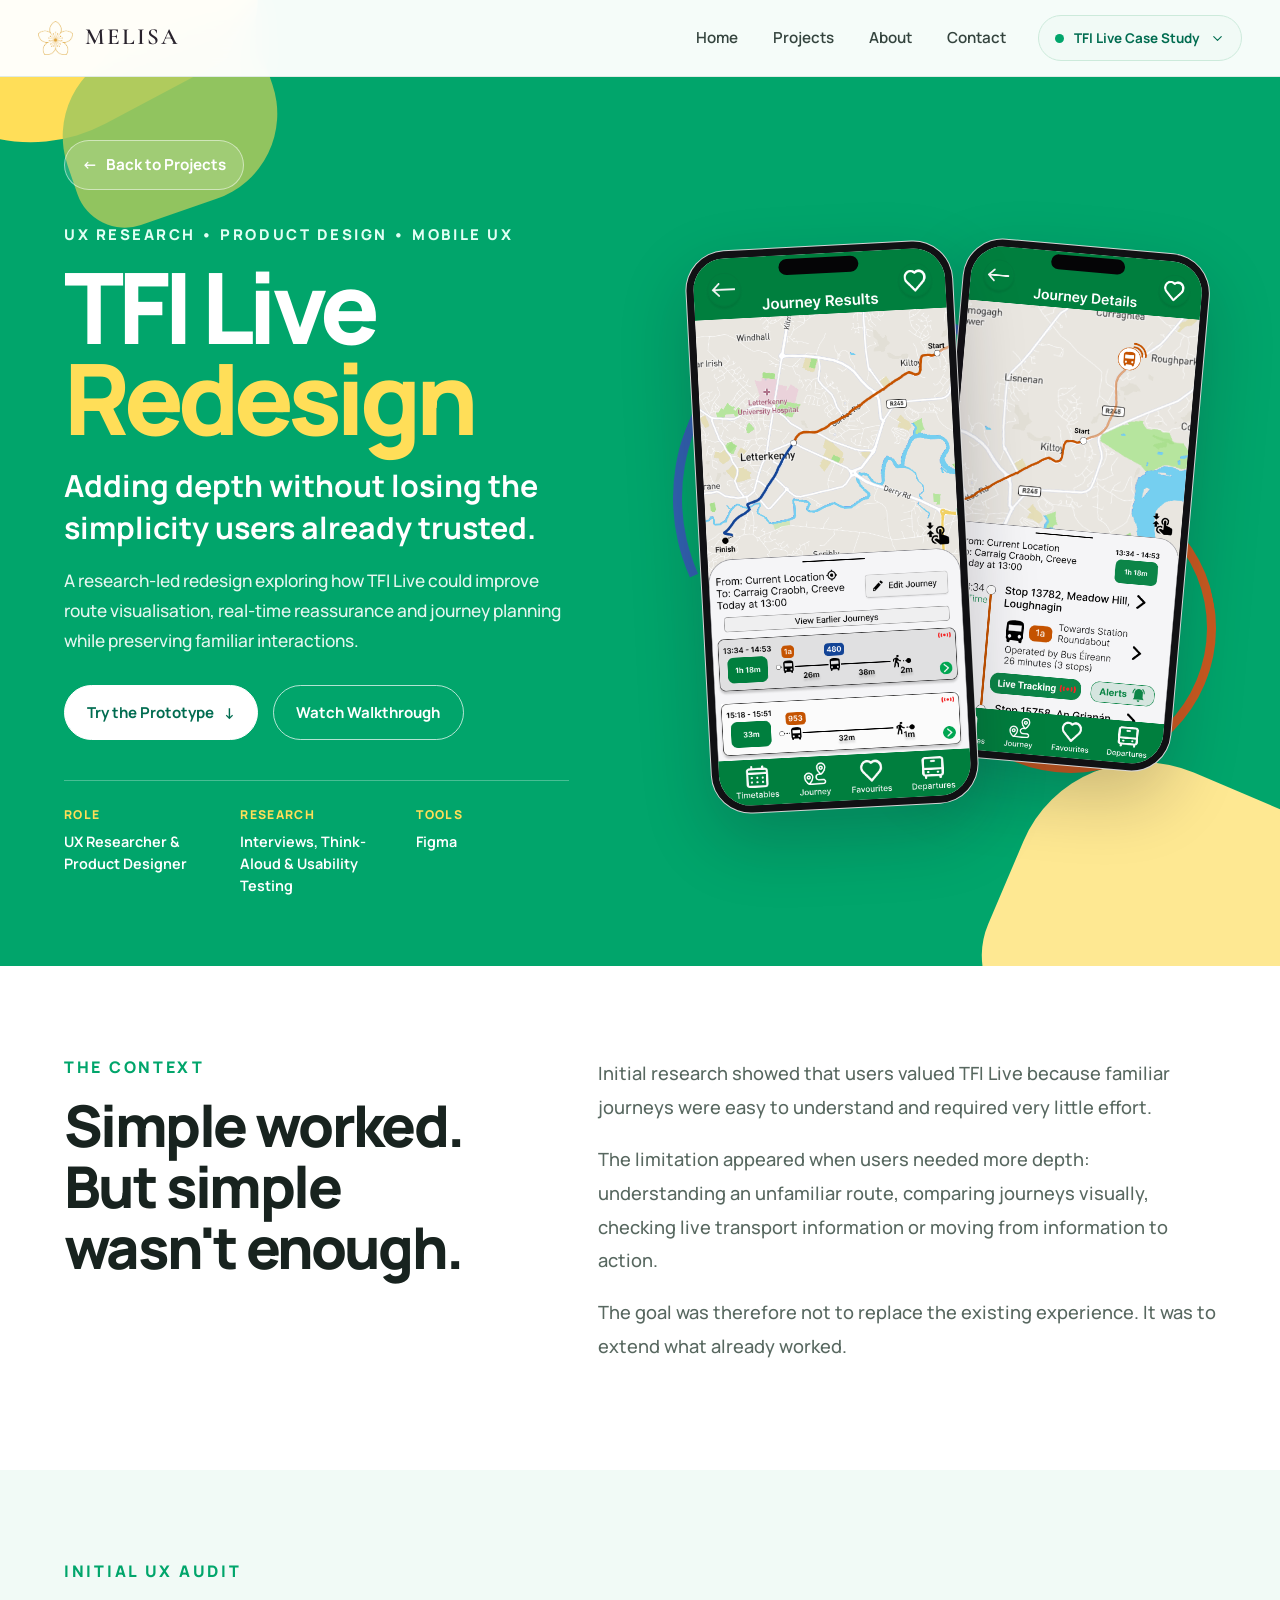
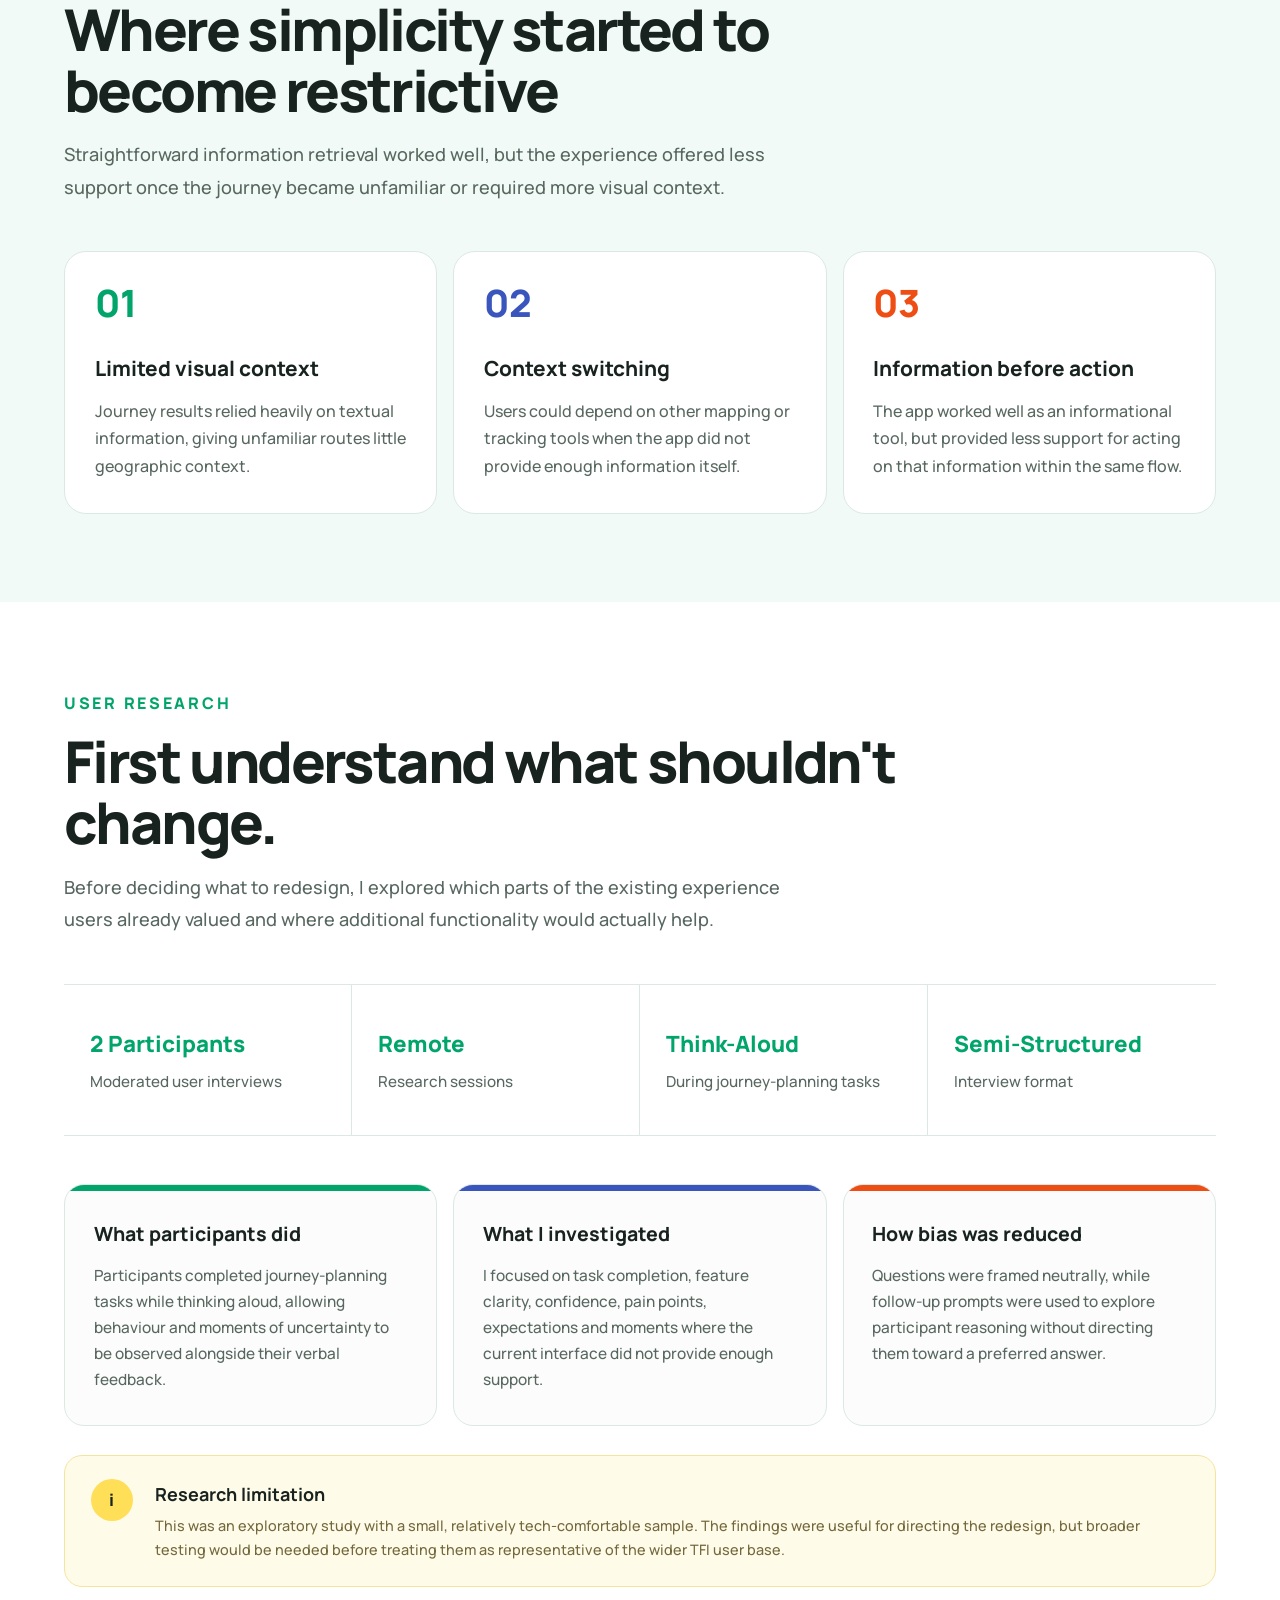
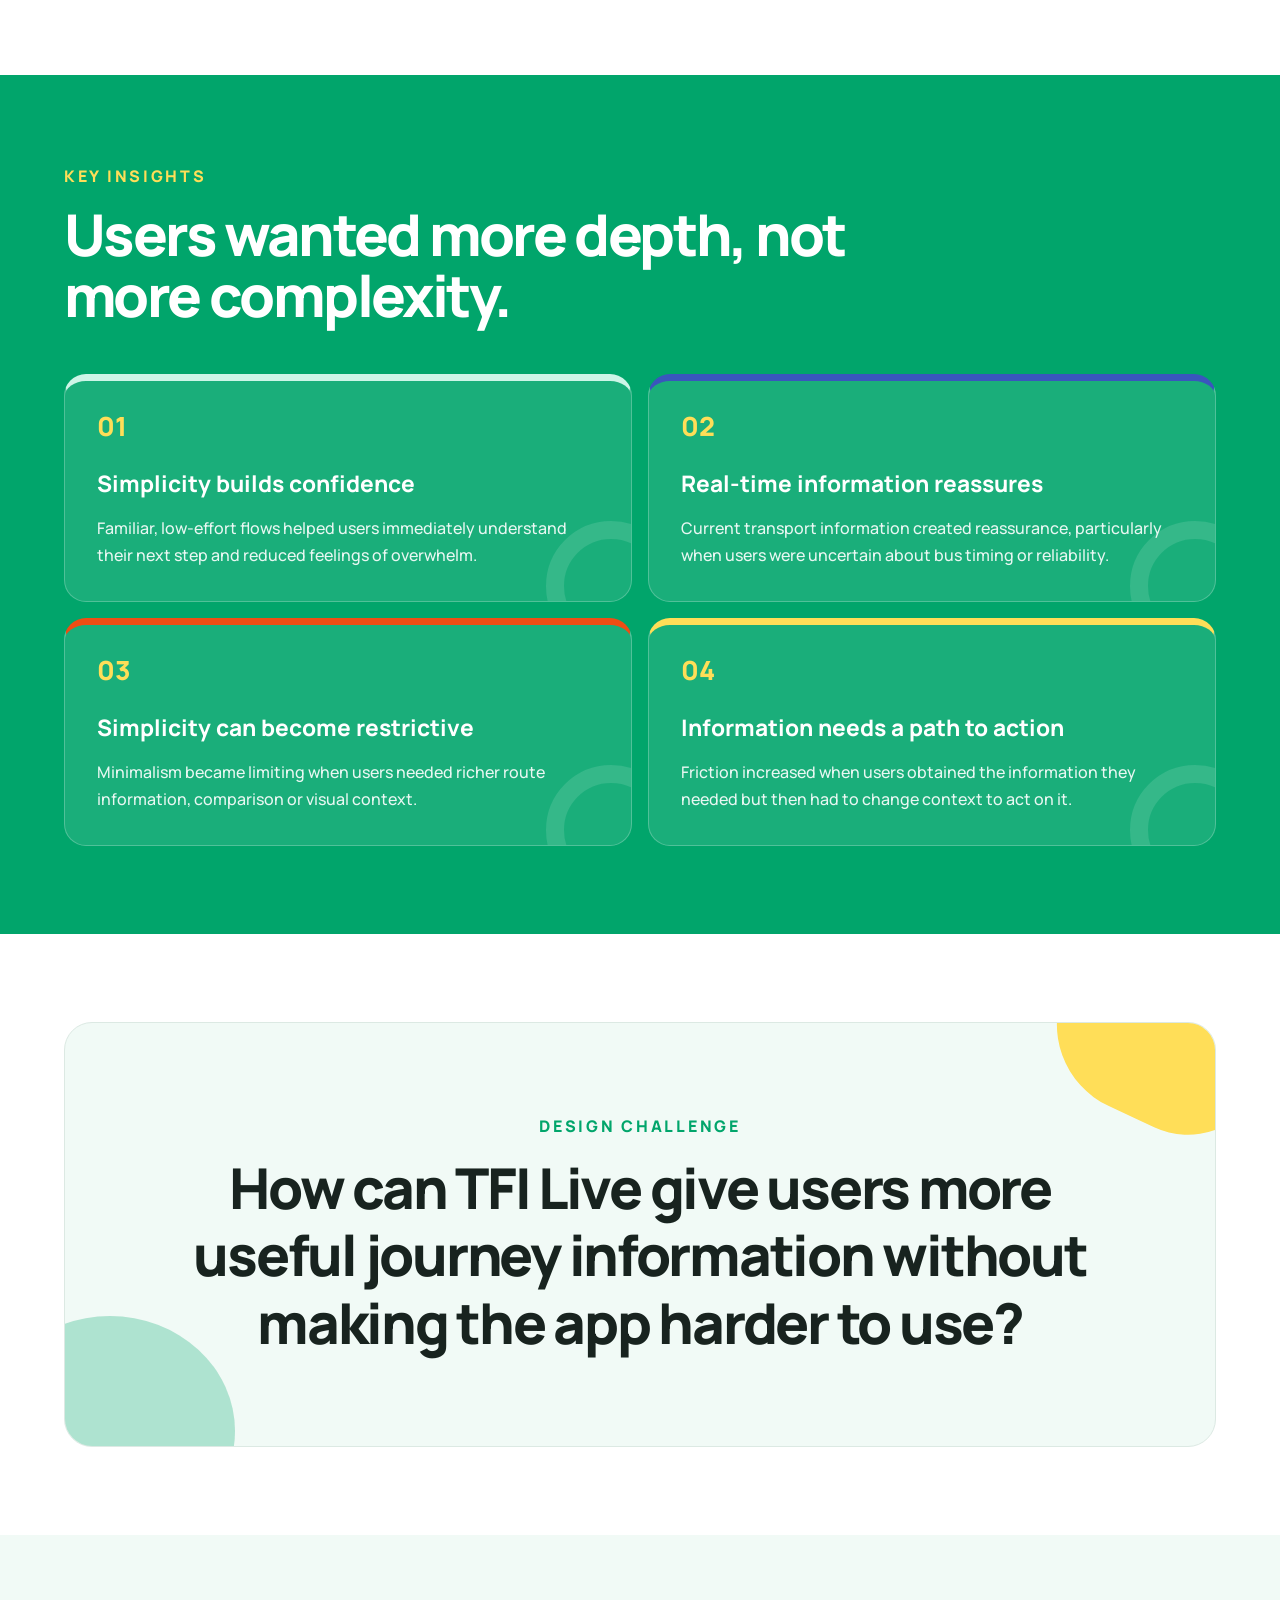
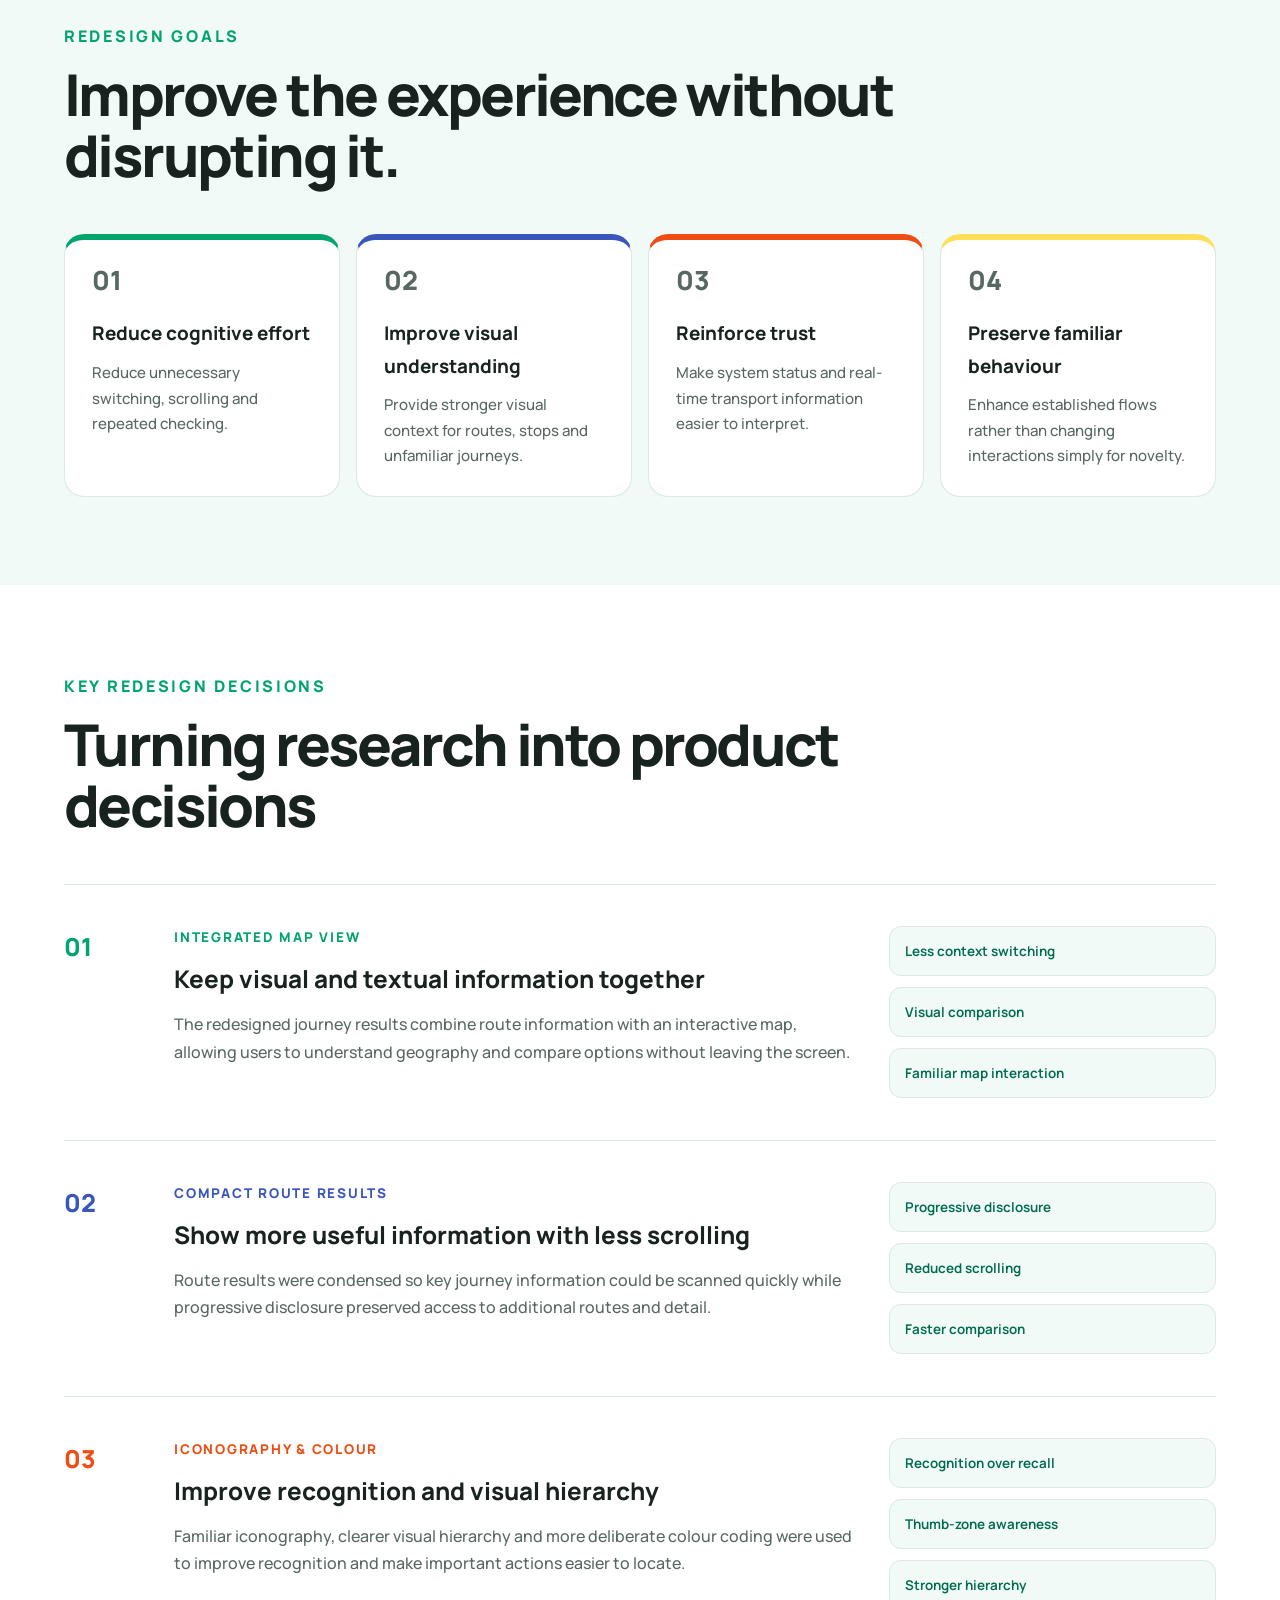
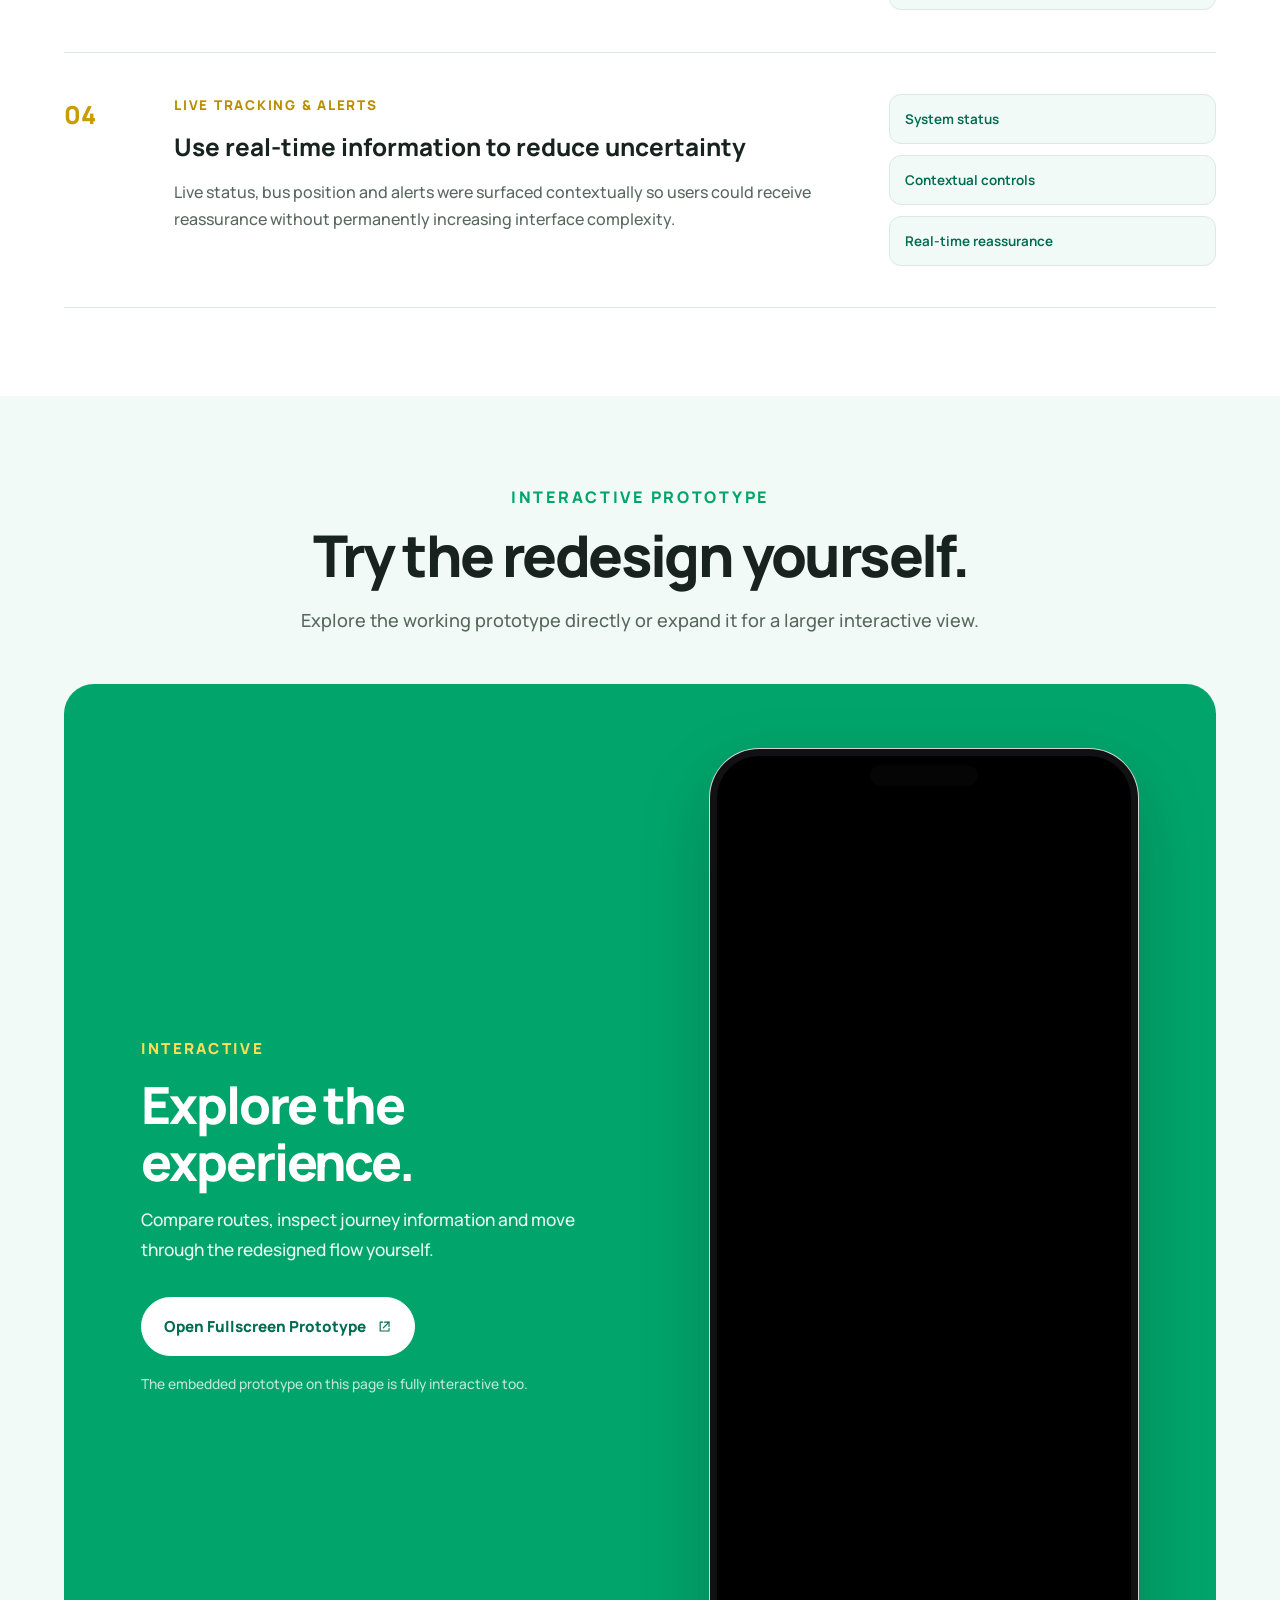
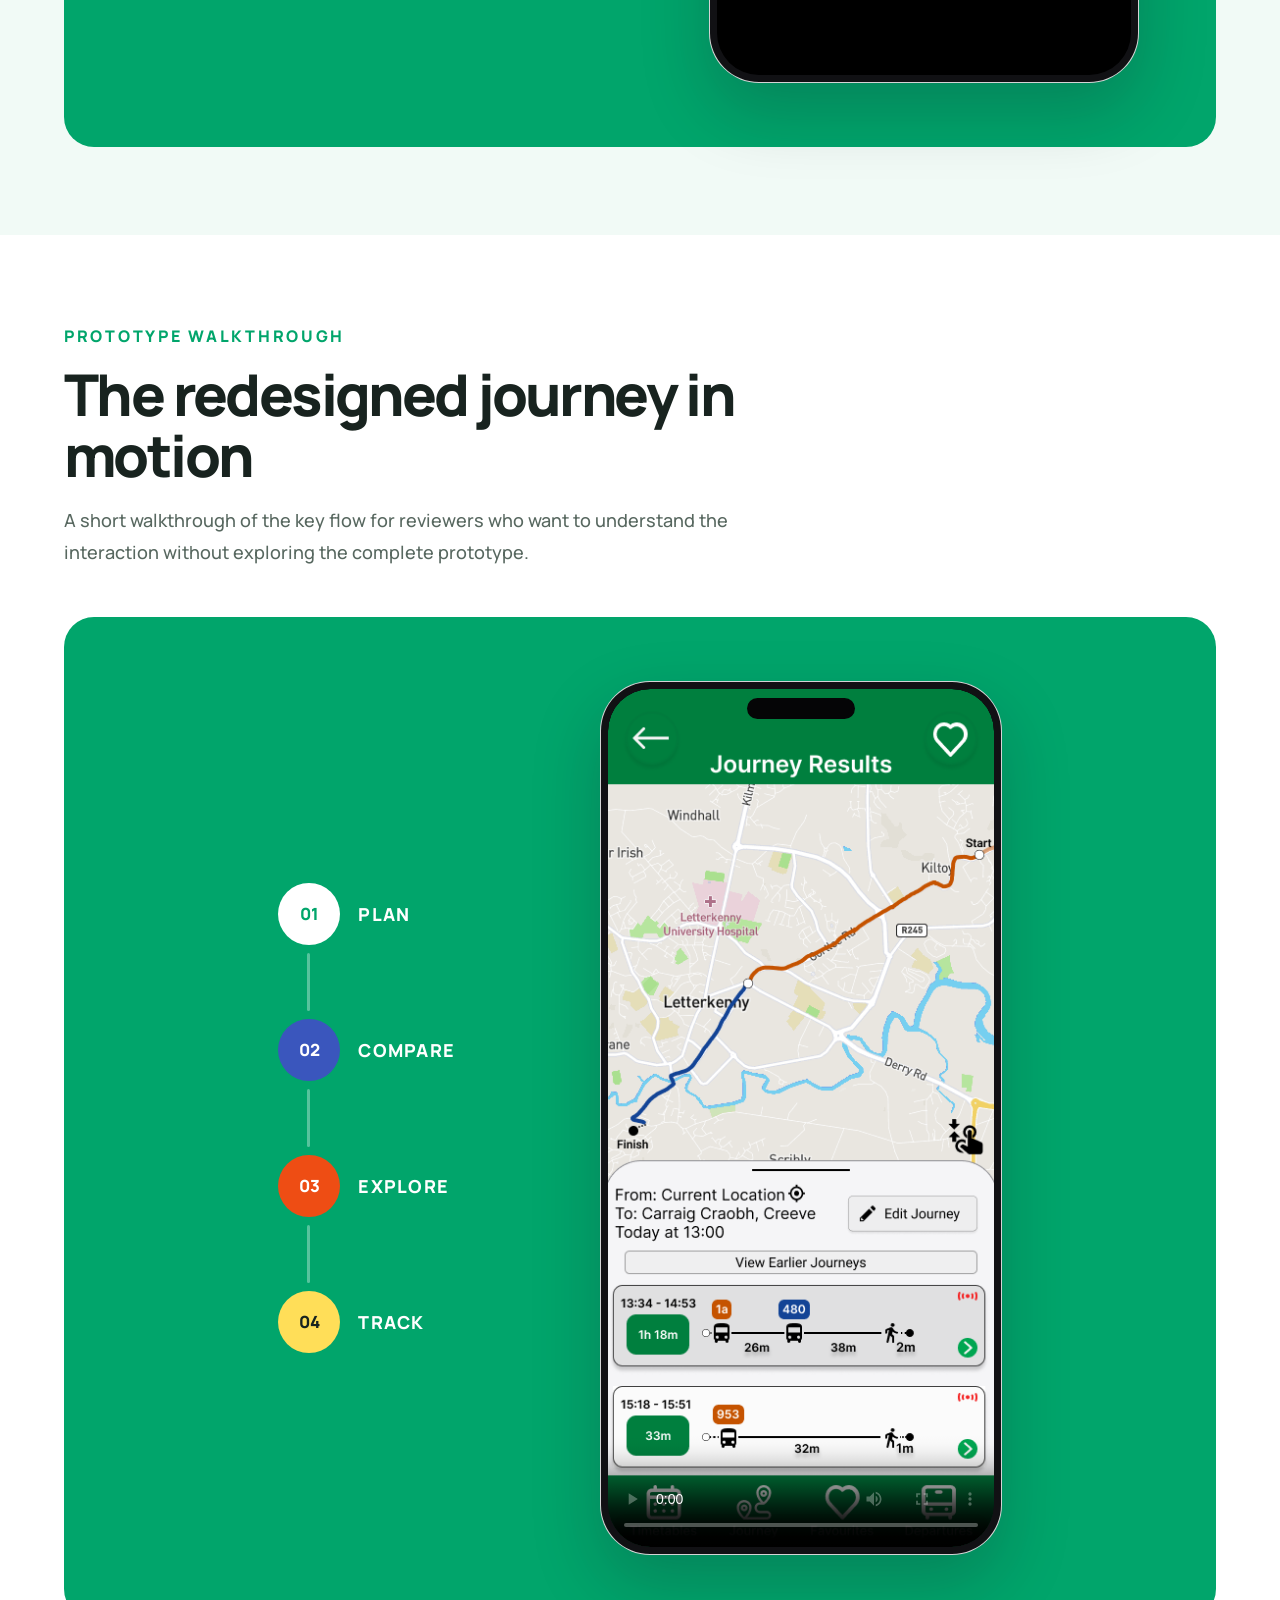
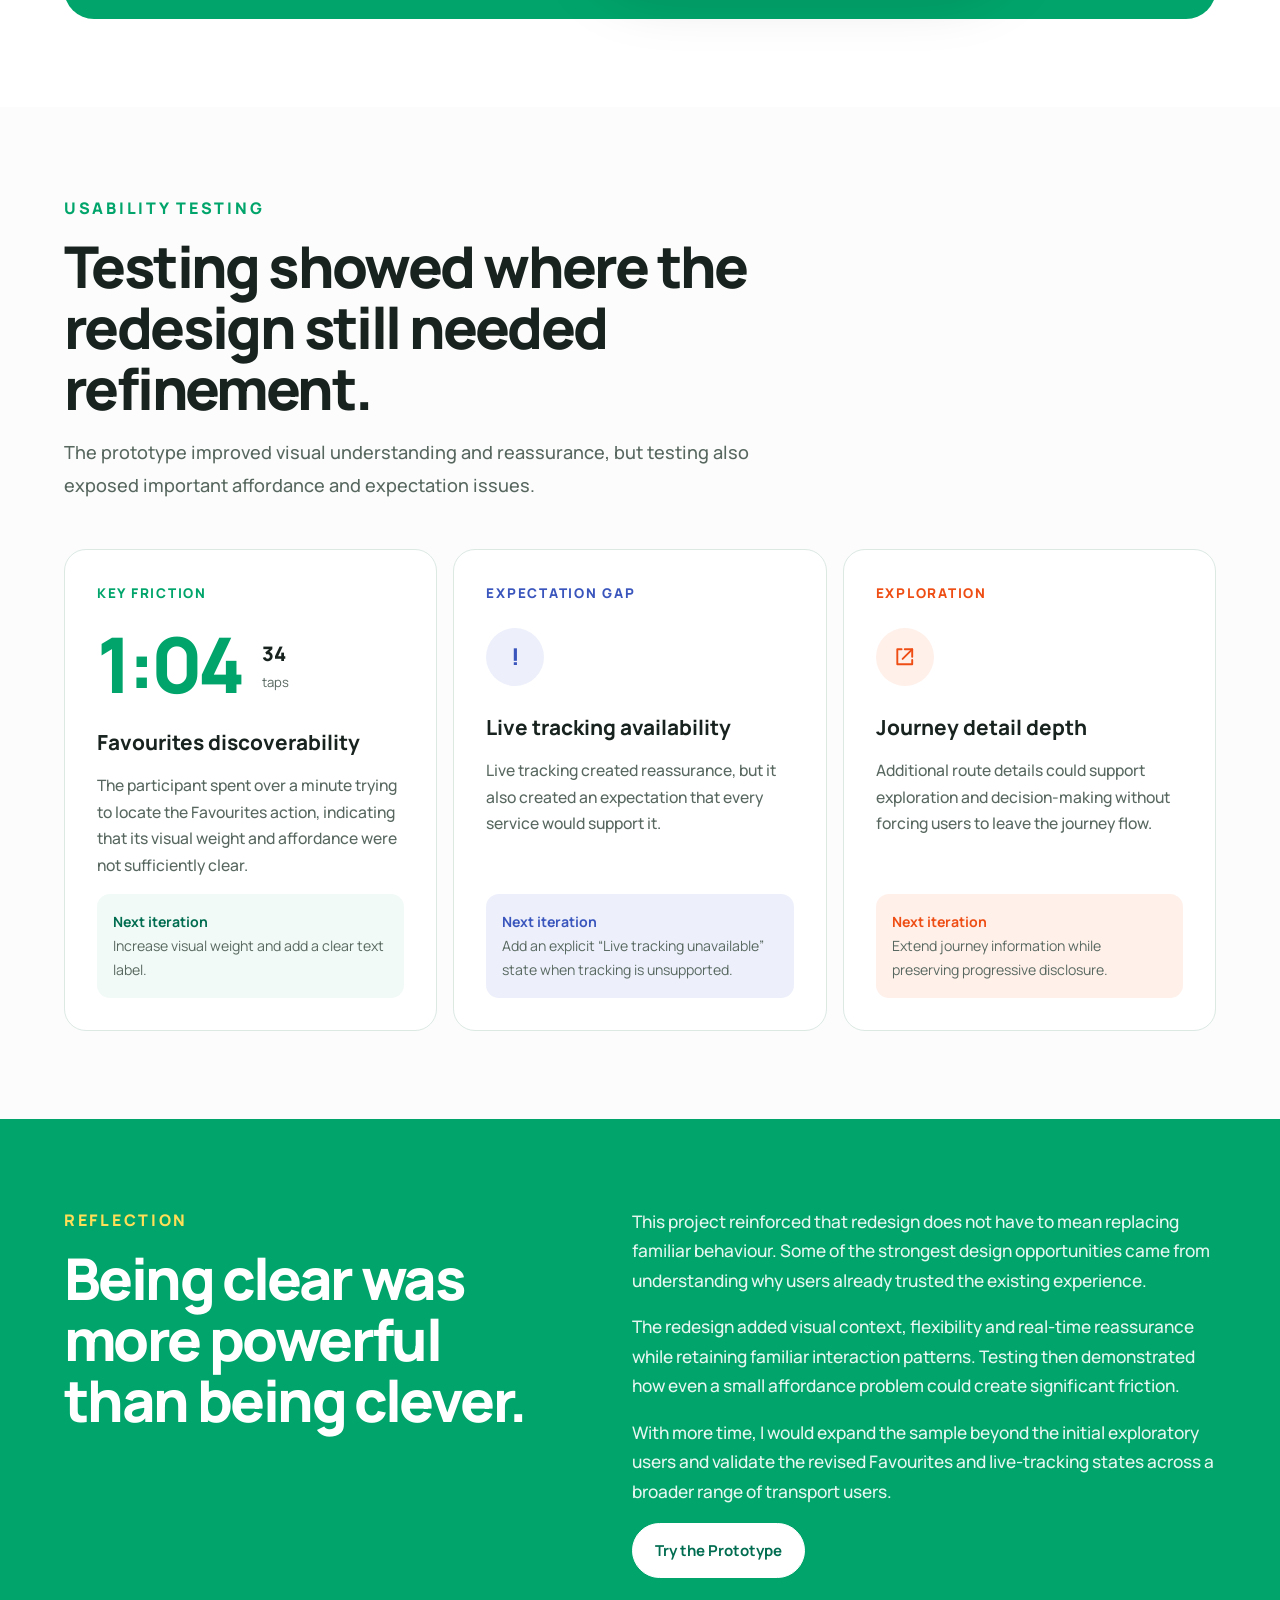
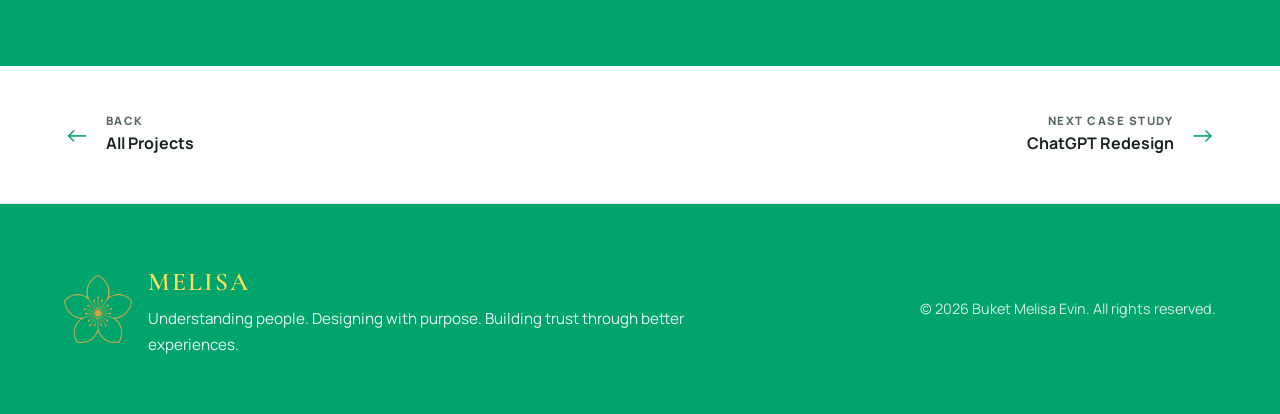
<file: tfi-live-redesign/index.html>
<!DOCTYPE html>
<html lang="en">

<head>
    <meta charset="UTF-8">

    <meta
        name="viewport"
        content="width=device-width, initial-scale=1.0"
    >

    <meta
        name="description"
        content="TFI Live UX research and product redesign case study by Buket Melisa Evin."
    >

    <title>TFI Live Redesign | Buket Melisa Evin</title>

    <link
        rel="stylesheet"
        href="../css/tfi.css"
    >

    <link
        rel="stylesheet"
        href="../css/components.css"
    >
</head>


<body data-project="tfi">


    <!-- =====================================================
         READING PROGRESS
    ====================================================== -->

    <div
        class="reading-progress"
        aria-hidden="true"
    >
        <span id="reading-progress-bar"></span>
    </div>



    <!-- =====================================================
         NAVIGATION
    ====================================================== -->

    <header
        class="project-header"
        id="project-header"
    >

        <nav class="project-navbar">


            <!-- MELISA BRAND -->

            <a
                class="project-brand"
                href="../"
                aria-label="Return to Melisa portfolio homepage"
            >

                <img
                    src="../assets/images/melisa-flower.png"
                    alt=""
                    class="project-brand-flower"
                >

                <span class="project-brand-name">
                    MELISA
                </span>

                <span class="project-brand-home">
                    Home
                </span>

            </a>



            <!-- NAVIGATION -->

            <div class="project-nav-links">

                <a href="../">
                    Home
                </a>

                <a href="../" data-home-target="projects">
                    Projects
                </a>

                <a href="../" data-home-target="about">
                    About
                </a>

                <a href="../" data-home-target="contact">
                    Contact
                </a>

            </div>



            <!-- PROJECT SWITCHER -->

            <div class="project-switcher">

                <button
                    class="project-context project-switcher-toggle"
                    type="button"
                    aria-label="Switch case study"
                    aria-haspopup="true"
                    aria-expanded="false"
                    aria-controls="project-switcher-menu"
                >

                    <span
                        class="project-context-dot"
                        aria-hidden="true"
                    ></span>

                    <span class="project-context-label">
                        TFI Live Case Study
                    </span>

                    <svg
                        class="project-context-chevron"
                        viewBox="0 0 24 24"
                        aria-hidden="true"
                    >
                        <path d="M6 9L12 15L18 9"></path>
                    </svg>

                </button>


                <div
                    class="project-switcher-menu"
                    id="project-switcher-menu"
                >

                    <a
                        href="../tfi-live-redesign/"
                        aria-current="page"
                    >
                        <span>TFI Live Redesign</span>
                        <span class="project-switcher-current">Current</span>
                    </a>

                    <a href="../chatgpt-redesign/">
                        <span>ChatGPT Redesign</span>
                    </a>

                    <a href="../vhi-redesign/">
                        <span>Vhi App Redesign</span>
                    </a>

                </div>

            </div>

        </nav>

    </header>



    <main>


        <!-- =================================================
             HERO
        ================================================== -->

        <section class="tfi-hero">


            <div
                class="hero-shape hero-shape-yellow"
                aria-hidden="true"
            ></div>

            <div
                class="hero-shape hero-shape-soft-yellow"
                aria-hidden="true"
            ></div>

            <div
                class="hero-shape hero-shape-olive"
                aria-hidden="true"
            ></div>



            <div class="tfi-hero-inner">


                <!-- HERO COPY -->

                <div class="tfi-hero-copy">


                    <a
                        class="back-link"
                        href="../" data-home-target="projects"
                    >

                        <span aria-hidden="true">
                            ←
                        </span>

                        Back to Projects

                    </a>


                    <p class="tfi-kicker">
                        UX RESEARCH • PRODUCT DESIGN • MOBILE UX
                    </p>


                    <h1>
                        TFI Live
                        <span>Redesign</span>
                    </h1>


                    <p class="tfi-hero-lead">
                        Adding depth without losing the simplicity
                        users already trusted.
                    </p>


                    <p class="tfi-hero-description">
                        A research-led redesign exploring how TFI Live
                        could improve route visualisation, real-time
                        reassurance and journey planning while
                        preserving familiar interactions.
                    </p>


                    <div class="tfi-hero-actions">

                        <a
                            class="tfi-button tfi-button-light"
                            href="#prototype"
                        >

                            Try the Prototype

                            <span aria-hidden="true">
                                ↓
                            </span>

                        </a>


                        <a
                            class="tfi-button tfi-button-outline-light"
                            href="#walkthrough"
                        >
                            Watch Walkthrough
                        </a>

                    </div>



                    <!-- PROJECT META -->

                    <div class="project-meta">


                        <div class="project-meta-item">

                            <span>
                                Role
                            </span>

                            <strong>
                                UX Researcher &
                                Product Designer
                            </strong>

                        </div>


                        <div class="project-meta-item">

                            <span>
                                Research
                            </span>

                            <strong>
                                Interviews,
                                Think-Aloud &
                                Usability Testing
                            </strong>

                        </div>


                        <div class="project-meta-item">

                            <span>
                                Tools
                            </span>

                            <strong>
                                Figma
                            </strong>

                        </div>


                    </div>


                </div>



                <!-- HERO VISUAL -->

                <div
                    class="tfi-hero-visual"
                    aria-label="TFI Live redesigned mobile screens"
                >


                    <div
                        class="route-line route-line-blue"
                        aria-hidden="true"
                    ></div>


                    <div
                        class="route-line route-line-orange"
                        aria-hidden="true"
                    ></div>


                    <span
                        class="route-point route-point-one"
                        aria-hidden="true"
                    ></span>


                    <span
                        class="route-point route-point-two"
                        aria-hidden="true"
                    ></span>


                    <span
                        class="route-point route-point-three"
                        aria-hidden="true"
                    ></span>



                    <div class="device-phone device-phone-hero hero-phone hero-phone-back">

                        <img
                        class="device-screen"
                            src="../assets/images/tfi-details.png"
                            alt="TFI Live redesigned journey detail screen"
                        >

                    </div>



                    <div class="device-phone device-phone-hero hero-phone hero-phone-front">

                        <img
                        class="device-screen"
                            src="../assets/images/tfi-results.png"
                            alt="TFI Live redesigned journey results and map screen"
                        >

                    </div>


                </div>


            </div>

        </section>



        <!-- =================================================
             CONTEXT
        ================================================== -->

        <section
            class="case-section case-white reveal"
            id="context"
        >

            <div class="case-container case-two-column">


                <div class="case-title-column">

                    <p class="section-label">
                        The Context
                    </p>


                    <h2>
                        Simple worked.
                        <br>
                        But simple wasn't enough.
                    </h2>

                </div>



                <div class="case-copy case-copy-large">

                    <p>
                        Initial research showed that users valued
                        TFI Live because familiar journeys were easy
                        to understand and required very little effort.
                    </p>

                    <p>
                        The limitation appeared when users needed more
                        depth: understanding an unfamiliar route,
                        comparing journeys visually, checking live
                        transport information or moving from
                        information to action.
                    </p>

                    <p>
                        The goal was therefore not to replace the
                        existing experience. It was to extend what
                        already worked.
                    </p>

                </div>


            </div>

        </section>



        <!-- =================================================
             INITIAL UX AUDIT
        ================================================== -->

        <section
            class="case-section case-soft reveal"
            id="audit"
        >

            <div class="case-container">


                <div class="section-heading">

                    <p class="section-label">
                        Initial UX Audit
                    </p>


                    <h2>
                        Where simplicity started to become restrictive
                    </h2>


                    <p>
                        Straightforward information retrieval worked
                        well, but the experience offered less support
                        once the journey became unfamiliar or required
                        more visual context.
                    </p>

                </div>



                <div class="audit-grid">


                    <article class="audit-card">

                        <span class="card-index">
                            01
                        </span>

                        <h3>
                            Limited visual context
                        </h3>

                        <p>
                            Journey results relied heavily on textual
                            information, giving unfamiliar routes
                            little geographic context.
                        </p>

                    </article>



                    <article class="audit-card">

                        <span class="card-index card-index-blue">
                            02
                        </span>

                        <h3>
                            Context switching
                        </h3>

                        <p>
                            Users could depend on other mapping or
                            tracking tools when the app did not provide
                            enough information itself.
                        </p>

                    </article>



                    <article class="audit-card">

                        <span class="card-index card-index-orange">
                            03
                        </span>

                        <h3>
                            Information before action
                        </h3>

                        <p>
                            The app worked well as an informational
                            tool, but provided less support for acting
                            on that information within the same flow.
                        </p>

                    </article>


                </div>


            </div>

        </section>



        <!-- =================================================
             USER RESEARCH
        ================================================== -->

        <section
            class="case-section case-white reveal"
            id="research"
        >

            <div class="case-container">


                <div class="section-heading">

                    <p class="section-label">
                        User Research
                    </p>


                    <h2>
                        First understand what shouldn't change.
                    </h2>


                    <p>
                        Before deciding what to redesign, I explored
                        which parts of the existing experience users
                        already valued and where additional
                        functionality would actually help.
                    </p>

                </div>



                <!-- RESEARCH STATS -->

                <div class="research-stats">


                    <div class="research-stat">

                        <strong>
                            2 Participants
                        </strong>

                        <span>
                            Moderated user interviews
                        </span>

                    </div>



                    <div class="research-stat">

                        <strong>
                            Remote
                        </strong>

                        <span>
                            Research sessions
                        </span>

                    </div>



                    <div class="research-stat">

                        <strong>
                            Think-Aloud
                        </strong>

                        <span>
                            During journey-planning tasks
                        </span>

                    </div>



                    <div class="research-stat">

                        <strong>
                            Semi-Structured
                        </strong>

                        <span>
                            Interview format
                        </span>

                    </div>


                </div>



                <!-- METHOD -->

                <div class="method-grid">


                    <div class="method-card">

                        <span class="method-accent"></span>

                        <h3>
                            What participants did
                        </h3>

                        <p>
                            Participants completed journey-planning
                            tasks while thinking aloud, allowing
                            behaviour and moments of uncertainty to be
                            observed alongside their verbal feedback.
                        </p>

                    </div>



                    <div class="method-card">

                        <span class="method-accent method-accent-blue"></span>

                        <h3>
                            What I investigated
                        </h3>

                        <p>
                            I focused on task completion, feature
                            clarity, confidence, pain points,
                            expectations and moments where the current
                            interface did not provide enough support.
                        </p>

                    </div>



                    <div class="method-card">

                        <span class="method-accent method-accent-orange"></span>

                        <h3>
                            How bias was reduced
                        </h3>

                        <p>
                            Questions were framed neutrally, while
                            follow-up prompts were used to explore
                            participant reasoning without directing
                            them toward a preferred answer.
                        </p>

                    </div>


                </div>



                <!-- RESEARCH LIMITATION -->

                <aside class="research-limitation">

                    <div class="research-limitation-icon">
                        i
                    </div>


                    <div>

                        <strong>
                            Research limitation
                        </strong>

                        <p>
                            This was an exploratory study with a small,
                            relatively tech-comfortable sample. The
                            findings were useful for directing the
                            redesign, but broader testing would be
                            needed before treating them as
                            representative of the wider TFI user base.
                        </p>

                    </div>

                </aside>


            </div>

        </section>



        <!-- =================================================
             KEY INSIGHTS
        ================================================== -->

        <section
            class="case-section findings-section reveal"
            id="findings"
        >

            <div class="case-container">


                <div class="section-heading section-heading-light">

                    <p class="section-label section-label-light">
                        Key Insights
                    </p>


                    <h2>
                        Users wanted more depth,
                        not more complexity.
                    </h2>

                </div>



                <div class="findings-grid">


                    <article class="finding-card finding-card-green">

                        <span class="finding-number">
                            01
                        </span>

                        <h3>
                            Simplicity builds confidence
                        </h3>

                        <p>
                            Familiar, low-effort flows helped users
                            immediately understand their next step and
                            reduced feelings of overwhelm.
                        </p>

                    </article>



                    <article class="finding-card finding-card-blue">

                        <span class="finding-number">
                            02
                        </span>

                        <h3>
                            Real-time information reassures
                        </h3>

                        <p>
                            Current transport information created
                            reassurance, particularly when users were
                            uncertain about bus timing or reliability.
                        </p>

                    </article>



                    <article class="finding-card finding-card-orange">

                        <span class="finding-number">
                            03
                        </span>

                        <h3>
                            Simplicity can become restrictive
                        </h3>

                        <p>
                            Minimalism became limiting when users
                            needed richer route information,
                            comparison or visual context.
                        </p>

                    </article>



                    <article class="finding-card finding-card-yellow">

                        <span class="finding-number">
                            04
                        </span>

                        <h3>
                            Information needs a path to action
                        </h3>

                        <p>
                            Friction increased when users obtained the
                            information they needed but then had to
                            change context to act on it.
                        </p>

                    </article>


                </div>


            </div>

        </section>



        <!-- =================================================
             DESIGN CHALLENGE
        ================================================== -->

        <section class="case-section case-white reveal">

            <div class="case-container">


                <div class="challenge-card">

                    <p class="section-label">
                        Design Challenge
                    </p>


                    <p class="challenge-question">
                        How can TFI Live give users more useful journey
                        information without making the app harder to use?
                    </p>

                </div>


            </div>

        </section>



        <!-- =================================================
             REDESIGN GOALS
        ================================================== -->

        <section
            class="case-section case-soft reveal"
            id="goals"
        >

            <div class="case-container">


                <div class="section-heading">

                    <p class="section-label">
                        Redesign Goals
                    </p>


                    <h2>
                        Improve the experience without disrupting it.
                    </h2>

                </div>



                <div class="goal-grid">


                    <article class="goal-card">

                        <span class="goal-number">
                            01
                        </span>

                        <h3>
                            Reduce cognitive effort
                        </h3>

                        <p>
                            Reduce unnecessary switching,
                            scrolling and repeated checking.
                        </p>

                    </article>



                    <article class="goal-card goal-card-blue">

                        <span class="goal-number">
                            02
                        </span>

                        <h3>
                            Improve visual understanding
                        </h3>

                        <p>
                            Provide stronger visual context for routes,
                            stops and unfamiliar journeys.
                        </p>

                    </article>



                    <article class="goal-card goal-card-orange">

                        <span class="goal-number">
                            03
                        </span>

                        <h3>
                            Reinforce trust
                        </h3>

                        <p>
                            Make system status and real-time transport
                            information easier to interpret.
                        </p>

                    </article>



                    <article class="goal-card goal-card-yellow">

                        <span class="goal-number">
                            04
                        </span>

                        <h3>
                            Preserve familiar behaviour
                        </h3>

                        <p>
                            Enhance established flows rather than
                            changing interactions simply for novelty.
                        </p>

                    </article>


                </div>


            </div>

        </section>



        <!-- =================================================
             DESIGN DECISIONS
        ================================================== -->

        <section
            class="case-section case-white reveal"
            id="design"
        >

            <div class="case-container">


                <div class="section-heading">

                    <p class="section-label">
                        Key Redesign Decisions
                    </p>


                    <h2>
                        Turning research into product decisions
                    </h2>

                </div>



                <div class="decision-list">


                    <article class="decision-row">


                        <div class="decision-index">
                            01
                        </div>


                        <div class="decision-copy">

                            <p class="decision-label">
                                INTEGRATED MAP VIEW
                            </p>

                            <h3>
                                Keep visual and textual information
                                together
                            </h3>

                            <p>
                                The redesigned journey results combine
                                route information with an interactive
                                map, allowing users to understand
                                geography and compare options without
                                leaving the screen.
                            </p>

                        </div>


                        <div class="decision-tags">

                            <span>
                                Less context switching
                            </span>

                            <span>
                                Visual comparison
                            </span>

                            <span>
                                Familiar map interaction
                            </span>

                        </div>


                    </article>



                    <article class="decision-row">


                        <div class="decision-index decision-index-blue">
                            02
                        </div>


                        <div class="decision-copy">

                            <p class="decision-label decision-label-blue">
                                COMPACT ROUTE RESULTS
                            </p>

                            <h3>
                                Show more useful information with less
                                scrolling
                            </h3>

                            <p>
                                Route results were condensed so key
                                journey information could be scanned
                                quickly while progressive disclosure
                                preserved access to additional routes
                                and detail.
                            </p>

                        </div>


                        <div class="decision-tags">

                            <span>
                                Progressive disclosure
                            </span>

                            <span>
                                Reduced scrolling
                            </span>

                            <span>
                                Faster comparison
                            </span>

                        </div>


                    </article>



                    <article class="decision-row">


                        <div class="decision-index decision-index-orange">
                            03
                        </div>


                        <div class="decision-copy">

                            <p class="decision-label decision-label-orange">
                                ICONOGRAPHY & COLOUR
                            </p>

                            <h3>
                                Improve recognition and visual
                                hierarchy
                            </h3>

                            <p>
                                Familiar iconography, clearer visual
                                hierarchy and more deliberate colour
                                coding were used to improve recognition
                                and make important actions easier to
                                locate.
                            </p>

                        </div>


                        <div class="decision-tags">

                            <span>
                                Recognition over recall
                            </span>

                            <span>
                                Thumb-zone awareness
                            </span>

                            <span>
                                Stronger hierarchy
                            </span>

                        </div>


                    </article>



                    <article class="decision-row">


                        <div class="decision-index decision-index-yellow">
                            04
                        </div>


                        <div class="decision-copy">

                            <p class="decision-label decision-label-yellow">
                                LIVE TRACKING & ALERTS
                            </p>

                            <h3>
                                Use real-time information to reduce
                                uncertainty
                            </h3>

                            <p>
                                Live status, bus position and alerts
                                were surfaced contextually so users
                                could receive reassurance without
                                permanently increasing interface
                                complexity.
                            </p>

                        </div>


                        <div class="decision-tags">

                            <span>
                                System status
                            </span>

                            <span>
                                Contextual controls
                            </span>

                            <span>
                                Real-time reassurance
                            </span>

                        </div>


                    </article>


                </div>


            </div>

        </section>



        <!-- =================================================
             INTERACTIVE PROTOTYPE
        ================================================== -->

        <section
            class="case-section prototype-section reveal"
            id="prototype"
        >

            <div class="case-container">


                <div class="section-heading prototype-heading">

                    <p class="section-label">
                        Interactive Prototype
                    </p>


                    <h2>
                        Try the redesign yourself.
                    </h2>


                    <p>
                        Explore the working prototype directly
                        or expand it for a larger interactive view.
                    </p>

                </div>



                <div class="prototype-showcase">


                    <!-- LEFT -->

                    <div class="prototype-copy">

                        <span class="prototype-small-label">
                            INTERACTIVE
                        </span>


                        <h3>
                            Explore the experience.
                        </h3>


                        <p>
                            Compare routes, inspect journey information
                            and move through the redesigned flow yourself.
                        </p>


                        <a
                            class="prototype-fullscreen-button"
                            id="prototype-fullscreen-button"
                            href="https://www.figma.com/proto/1Cesj7DUKmLHnH2sstMQpi/TFI-Live-Redesign?node-id=2004-2021&t=3llXY7RjQOfw53Lb-1&scaling=scale-down&content-scaling=fixed&page-id=0%3A1&starting-point-node-id=2004%3A2021"
                            target="_blank"
                            rel="noopener noreferrer"
                        >

                            <span>
                                Open Fullscreen Prototype
                            </span>

                            <svg
                                class="external-link-icon"
                                viewBox="0 0 24 24"
                                aria-hidden="true"
                            >
                                <path d="M9 5H5V19H19V15"></path>
                                <path d="M12 5H19V12"></path>
                                <path d="M19 5L10 14"></path>
                            </svg>

                        </a>


                        <p class="prototype-note">
                            The embedded prototype on this page is fully
                            interactive too.
                        </p>

                    </div>



                    <!-- RIGHT -->

                    <div class="prototype-device-area">


                        <!-- OUR PHONE FRAME -->

                        <div
                            class="device-phone device-phone-large prototype-phone"
                            id="prototype-phone"
                        >


                            <div
                                class="prototype-phone-side-button prototype-phone-side-button-left"
                                aria-hidden="true"
                            ></div>


                            <div
                                class="prototype-phone-side-button prototype-phone-side-button-right"
                                aria-hidden="true"
                            ></div>


                            <!-- Dynamic Island -->

                            <div
                                class="prototype-dynamic-island"
                                aria-hidden="true"
                            >

                                <span class="prototype-camera"></span>

                            </div>



                            <!-- SCREEN -->

                            <div class="device-screen prototype-phone-screen">

                                <iframe
                                    id="prototype-iframe"
                                    src="https://embed.figma.com/proto/1Cesj7DUKmLHnH2sstMQpi/TFI-Live-Redesign?node-id=2004-2021&starting-point-node-id=2004%3A2021&device-frame=0&scaling=contain&embed-host=share&hide-ui=1"
                                    allowfullscreen
                                    loading="lazy"
                                    title="Interactive TFI Live redesign prototype"
                                ></iframe>

                            </div>


                        </div>


                    </div>


                </div>


            </div>

        </section>



<section
    class="case-section case-white reveal"
    id="walkthrough"
>

    <div class="case-container">


        <div class="section-heading">

            <p class="section-label">
                Prototype Walkthrough
            </p>


            <h2>
                The redesigned journey in motion
            </h2>


            <p>
                A short walkthrough of the key flow for reviewers
                who want to understand the interaction without
                exploring the complete prototype.
            </p>

        </div>



        <div class="video-showcase">


            <!-- =============================================
                 LEFT: FLOW
            ============================================== -->

            <div class="video-flow">


                <div class="flow-step">

                    <span>
                        01
                    </span>

                    <strong>
                        Plan
                    </strong>

                </div>


                <div
                    class="flow-connector"
                    aria-hidden="true"
                ></div>



                <div class="flow-step flow-step-blue">

                    <span>
                        02
                    </span>

                    <strong>
                        Compare
                    </strong>

                </div>


                <div
                    class="flow-connector"
                    aria-hidden="true"
                ></div>



                <div class="flow-step flow-step-orange">

                    <span>
                        03
                    </span>

                    <strong>
                        Explore
                    </strong>

                </div>


                <div
                    class="flow-connector"
                    aria-hidden="true"
                ></div>



                <div class="flow-step flow-step-yellow">

                    <span>
                        04
                    </span>

                    <strong>
                        Track
                    </strong>

                </div>


            </div>



            <!-- =============================================
                 RIGHT: VIDEO PHONE
            ============================================== -->

            <div class="video-device-area">


                <div class="device-phone device-phone-large video-phone">


                    <!-- SIDE BUTTONS -->

                    <span
                        class="video-phone-button video-phone-button-left"
                        aria-hidden="true"
                    ></span>


                    <span
                        class="video-phone-button video-phone-button-right"
                        aria-hidden="true"
                    ></span>


                    <!-- DYNAMIC ISLAND -->

                    <div
                        class="video-dynamic-island"
                        aria-hidden="true"
                    >

                        <span class="video-camera"></span>

                    </div>


                    <!-- VIDEO -->

                    <div class="device-screen video-phone-screen">

                        <video
                            id="prototype-video"
                            controls
                            playsinline
                            preload="metadata"
                            poster="../assets/images/tfi-results.png"
                        >

                            <source
                                src="../assets/videos/tfi-prototype-walkthrough.mp4"
                                type="video/mp4"
                            >

                            Your browser does not support the video
                            element.

                        </video>


                        <p
                            class="video-error"
                            id="video-error"
                            hidden
                        >

                            The video could not be loaded.
                            Make sure
                            <strong>
                                tfi-prototype-walkthrough.mp4
                            </strong>
                            is inside
                            <strong>
                                assets/videos
                            </strong>.

                        </p>

                    </div>


                </div>


            </div>

        </section>



        <!-- =================================================
             USABILITY TESTING
        ================================================== -->

        <section
            class="case-section testing-section reveal"
            id="testing"
        >

            <div class="case-container">


                <div class="section-heading">

                    <p class="section-label">
                        Usability Testing
                    </p>


                    <h2>
                        Testing showed where the redesign still needed
                        refinement.
                    </h2>


                    <p>
                        The prototype improved visual understanding
                        and reassurance, but testing also exposed
                        important affordance and expectation issues.
                    </p>

                </div>



                <div class="testing-grid">


                    <!-- FAVOURITES -->

                    <article class="testing-card">


                        <p class="test-category">
                            KEY FRICTION
                        </p>


                        <div class="test-metric-row">

                            <div class="test-stat">
                                1:04
                            </div>


                            <div class="test-taps">

                                <strong>
                                    34
                                </strong>

                                <span>
                                    taps
                                </span>

                            </div>

                        </div>


                        <h3>
                            Favourites discoverability
                        </h3>


                        <p>
                            The participant spent over a minute trying
                            to locate the Favourites action, indicating
                            that its visual weight and affordance were
                            not sufficiently clear.
                        </p>


                        <div class="iteration-box">

                            <strong>
                                Next iteration
                            </strong>

                            <span>
                                Increase visual weight and add a clear
                                text label.
                            </span>

                        </div>


                    </article>



                    <!-- TRACKING -->

                    <article class="testing-card">


                        <p class="test-category test-category-blue">
                            EXPECTATION GAP
                        </p>


                        <div class="testing-symbol testing-symbol-blue">
                            !
                        </div>


                        <h3>
                            Live tracking availability
                        </h3>


                        <p>
                            Live tracking created reassurance, but it
                            also created an expectation that every
                            service would support it.
                        </p>


                        <div class="iteration-box iteration-box-blue">

                            <strong>
                                Next iteration
                            </strong>

                            <span>
                                Add an explicit
                                “Live tracking unavailable”
                                state when tracking is unsupported.
                            </span>

                        </div>


                    </article>



                    <!-- JOURNEY DETAIL -->

                    <article class="testing-card">


                        <p class="test-category test-category-orange">
                            EXPLORATION
                        </p>


                        <div class="testing-symbol testing-symbol-orange">

                            <svg
                                class="external-link-icon"
                                viewBox="0 0 24 24"
                                aria-hidden="true"
                            >
                                <path d="M9 5H5V19H19V15"></path>
                                <path d="M12 5H19V12"></path>
                                <path d="M19 5L10 14"></path>
                            </svg>

                        </div>


                        <h3>
                            Journey detail depth
                        </h3>


                        <p>
                            Additional route details could support
                            exploration and decision-making without
                            forcing users to leave the journey flow.
                        </p>


                        <div class="iteration-box iteration-box-orange">

                            <strong>
                                Next iteration
                            </strong>

                            <span>
                                Extend journey information while
                                preserving progressive disclosure.
                            </span>

                        </div>


                    </article>


                </div>


            </div>

        </section>



        <!-- =================================================
             REFLECTION
        ================================================== -->

        <section
            class="case-section reflection-section reveal"
            id="reflection"
        >

            <div class="case-container reflection-grid">


                <div>

                    <p class="section-label section-label-light">
                        Reflection
                    </p>


                    <h2>
                        Being clear was more powerful than being clever.
                    </h2>

                </div>



                <div class="reflection-copy">


                    <p>
                        This project reinforced that redesign does not
                        have to mean replacing familiar behaviour.
                        Some of the strongest design opportunities came
                        from understanding why users already trusted
                        the existing experience.
                    </p>


                    <p>
                        The redesign added visual context, flexibility
                        and real-time reassurance while retaining
                        familiar interaction patterns. Testing then
                        demonstrated how even a small affordance
                        problem could create significant friction.
                    </p>


                    <p>
                        With more time, I would expand the sample beyond
                        the initial exploratory users and validate the
                        revised Favourites and live-tracking states
                        across a broader range of transport users.
                    </p>


                    <a
                        class="tfi-button tfi-button-light"
                        href="#prototype"
                    >
                        Try the Prototype
                    </a>


                </div>


            </div>

        </section>



        <!-- =================================================
             PROJECT NAVIGATION
        ================================================== -->

        <section class="case-navigation">

            <div class="case-container case-navigation-inner">


                <a
                    class="case-navigation-link"
                    href="../" data-home-target="projects"
                >

                    <span
                        class="case-nav-arrow"
                        aria-hidden="true"
                    >
                        ←
                    </span>


                    <span>

                        <small>
                            BACK
                        </small>

                        <strong>
                            All Projects
                        </strong>

                    </span>

                </a>



                <a
                    class="case-navigation-link case-navigation-next"
                    href="../chatgpt-redesign/"
                >

                    <span>

                        <small>
                            NEXT CASE STUDY
                        </small>

                        <strong>
                            ChatGPT Redesign
                        </strong>

                    </span>


                    <span
                        class="case-nav-arrow"
                        aria-hidden="true"
                    >
                        →
                    </span>

                </a>


            </div>

        </section>


    </main>



    <!-- =====================================================
         FOOTER
    ====================================================== -->

    <footer class="project-footer">


        <div class="project-footer-brand">


            <img
                src="../assets/images/melisa-flower.png"
                alt=""
            >


            <div>

                <strong>
                    MELISA
                </strong>

                <p>
                    Understanding people. Designing with purpose.
                    Building trust through better experiences.
                </p>

            </div>


        </div>



        <p class="project-copyright">
            © 2026 Buket Melisa Evin. All rights reserved.
        </p>


    </footer>



    <script src="../js/project-nav.js"></script>
    <script src="../js/tfi.js"></script>


</body>

</html>
</file>
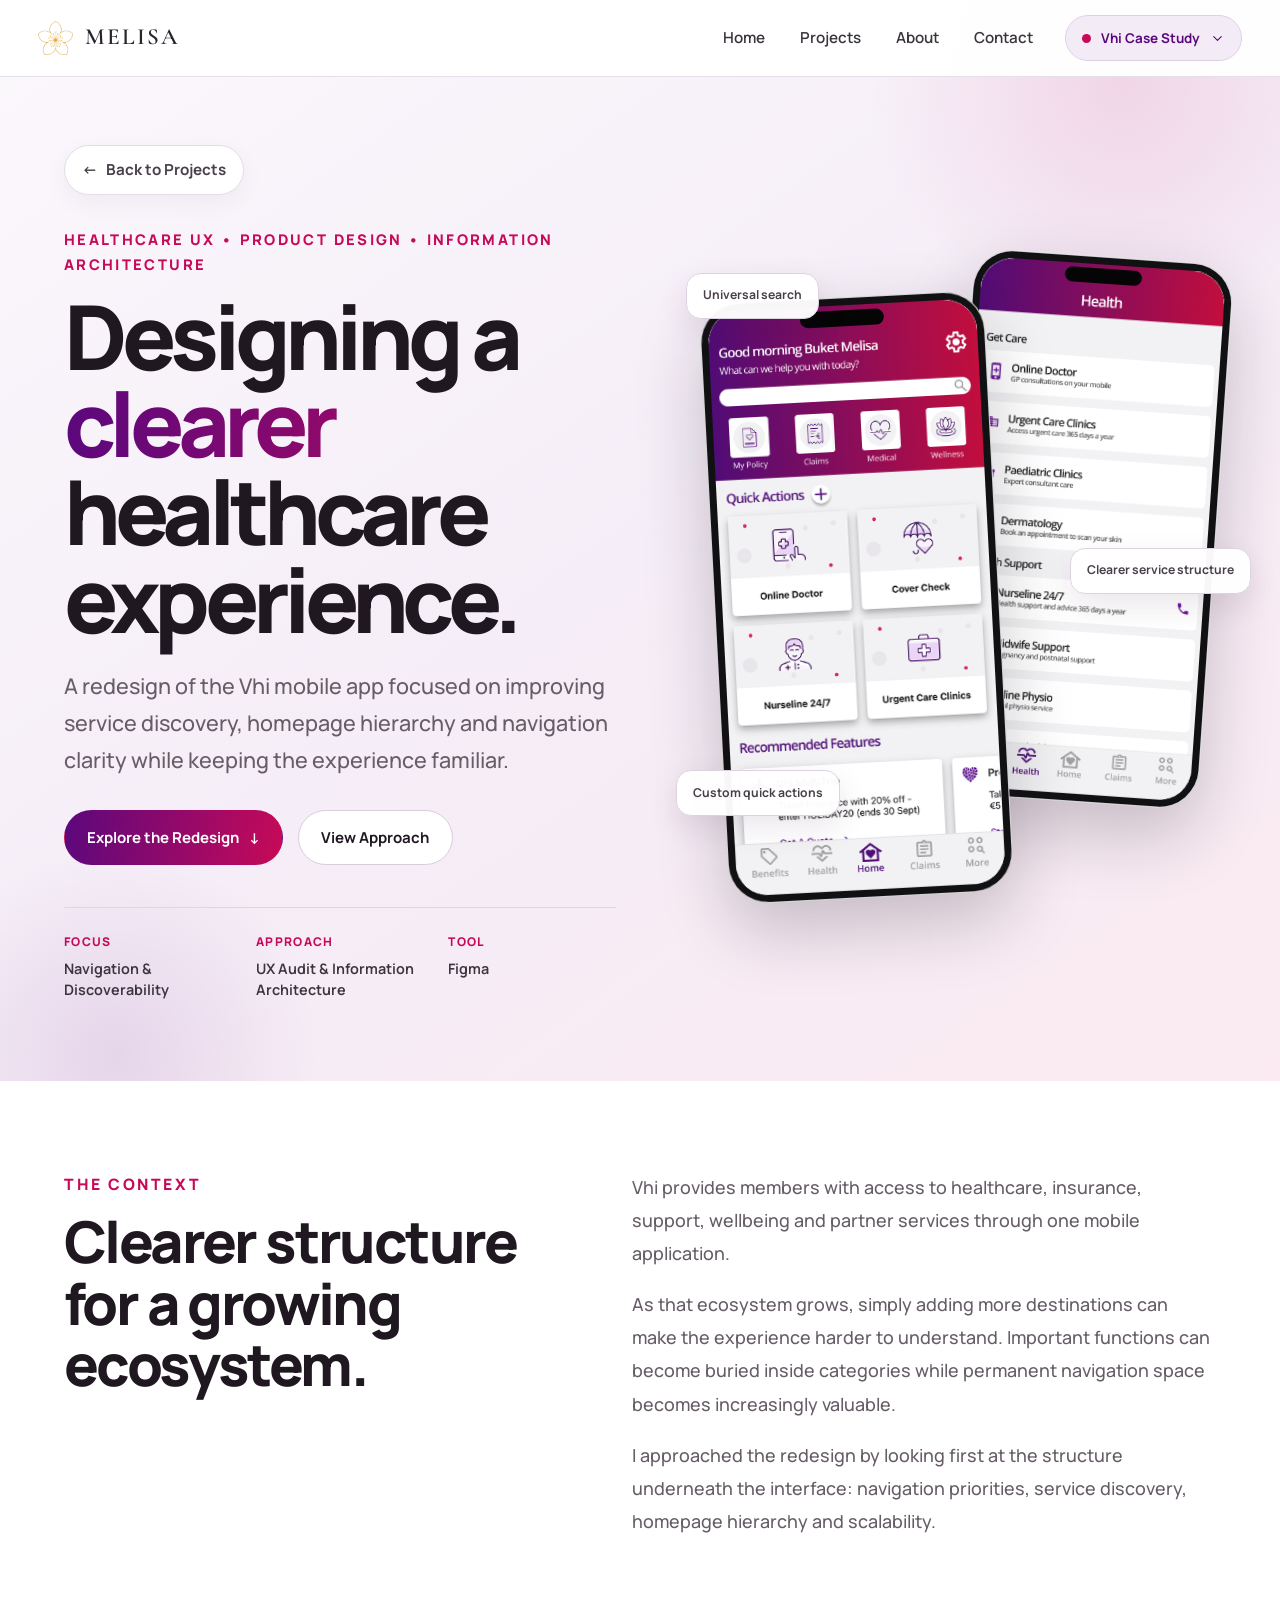
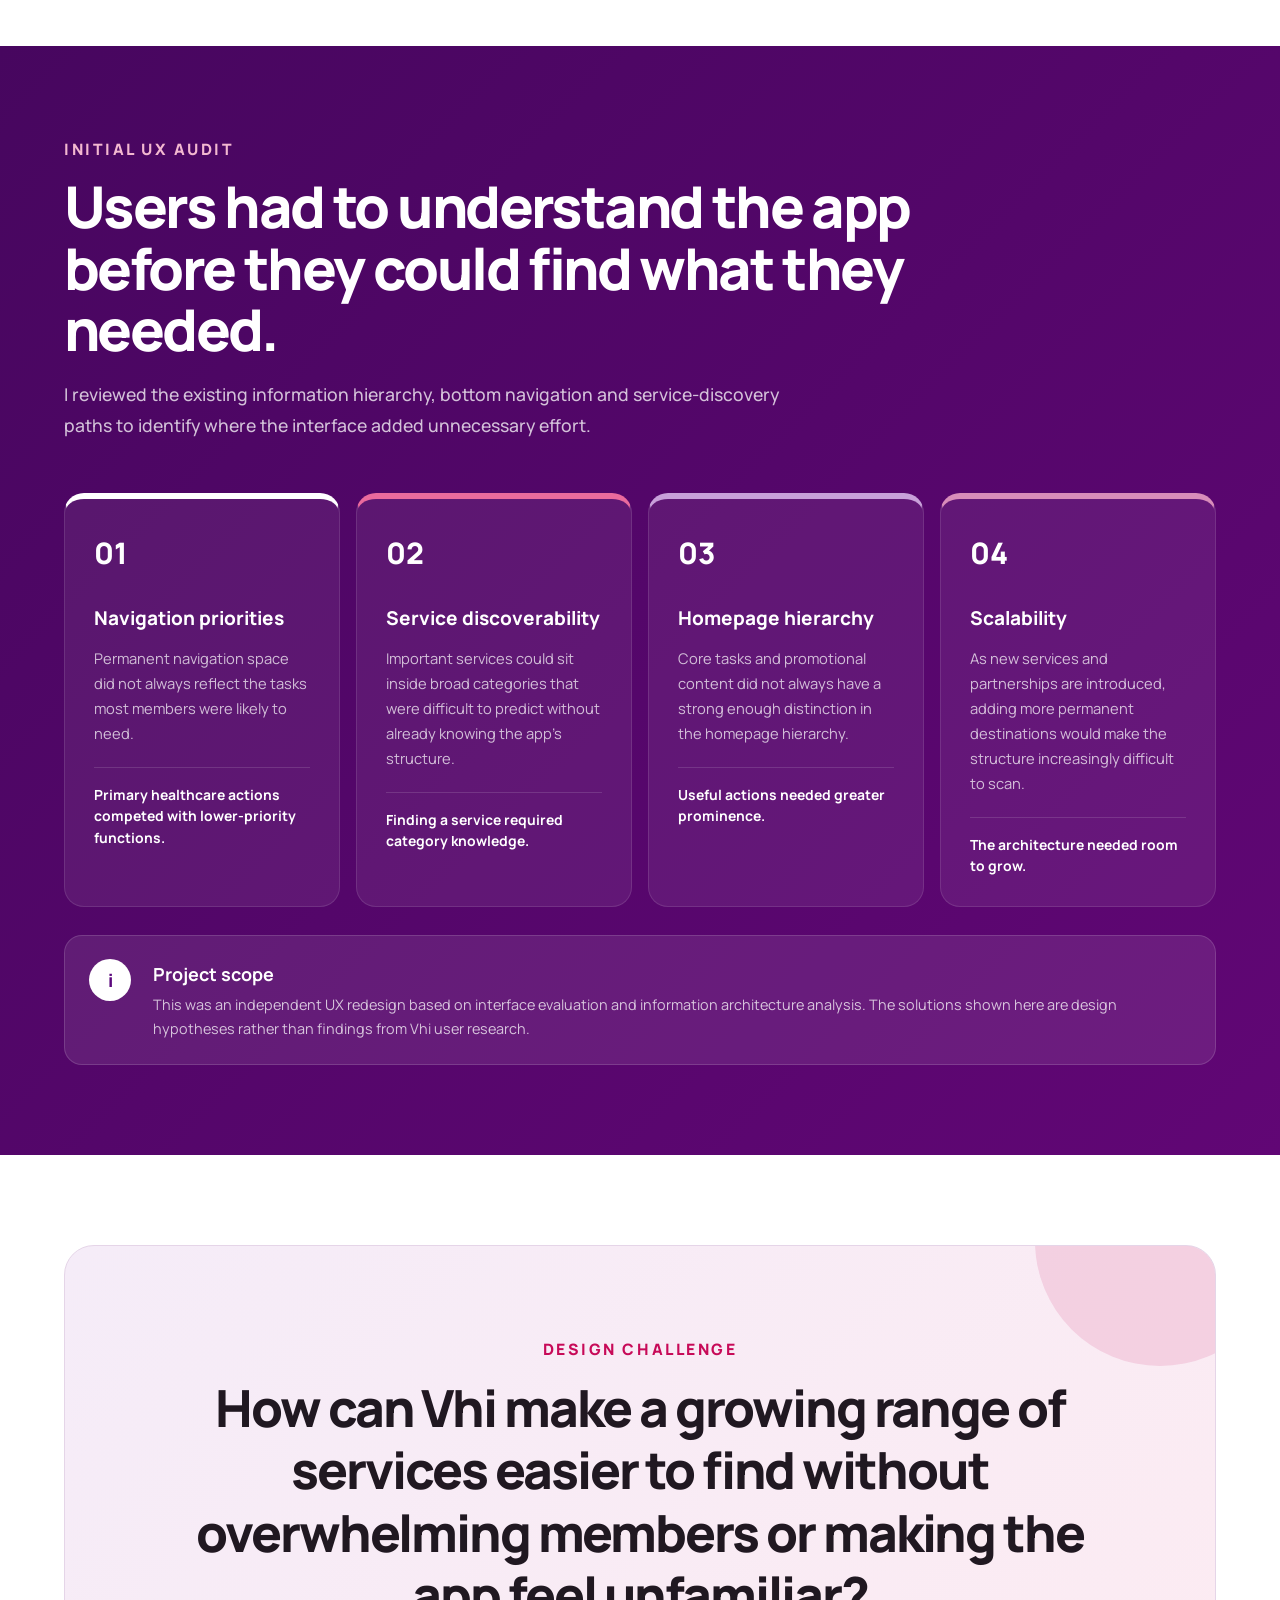
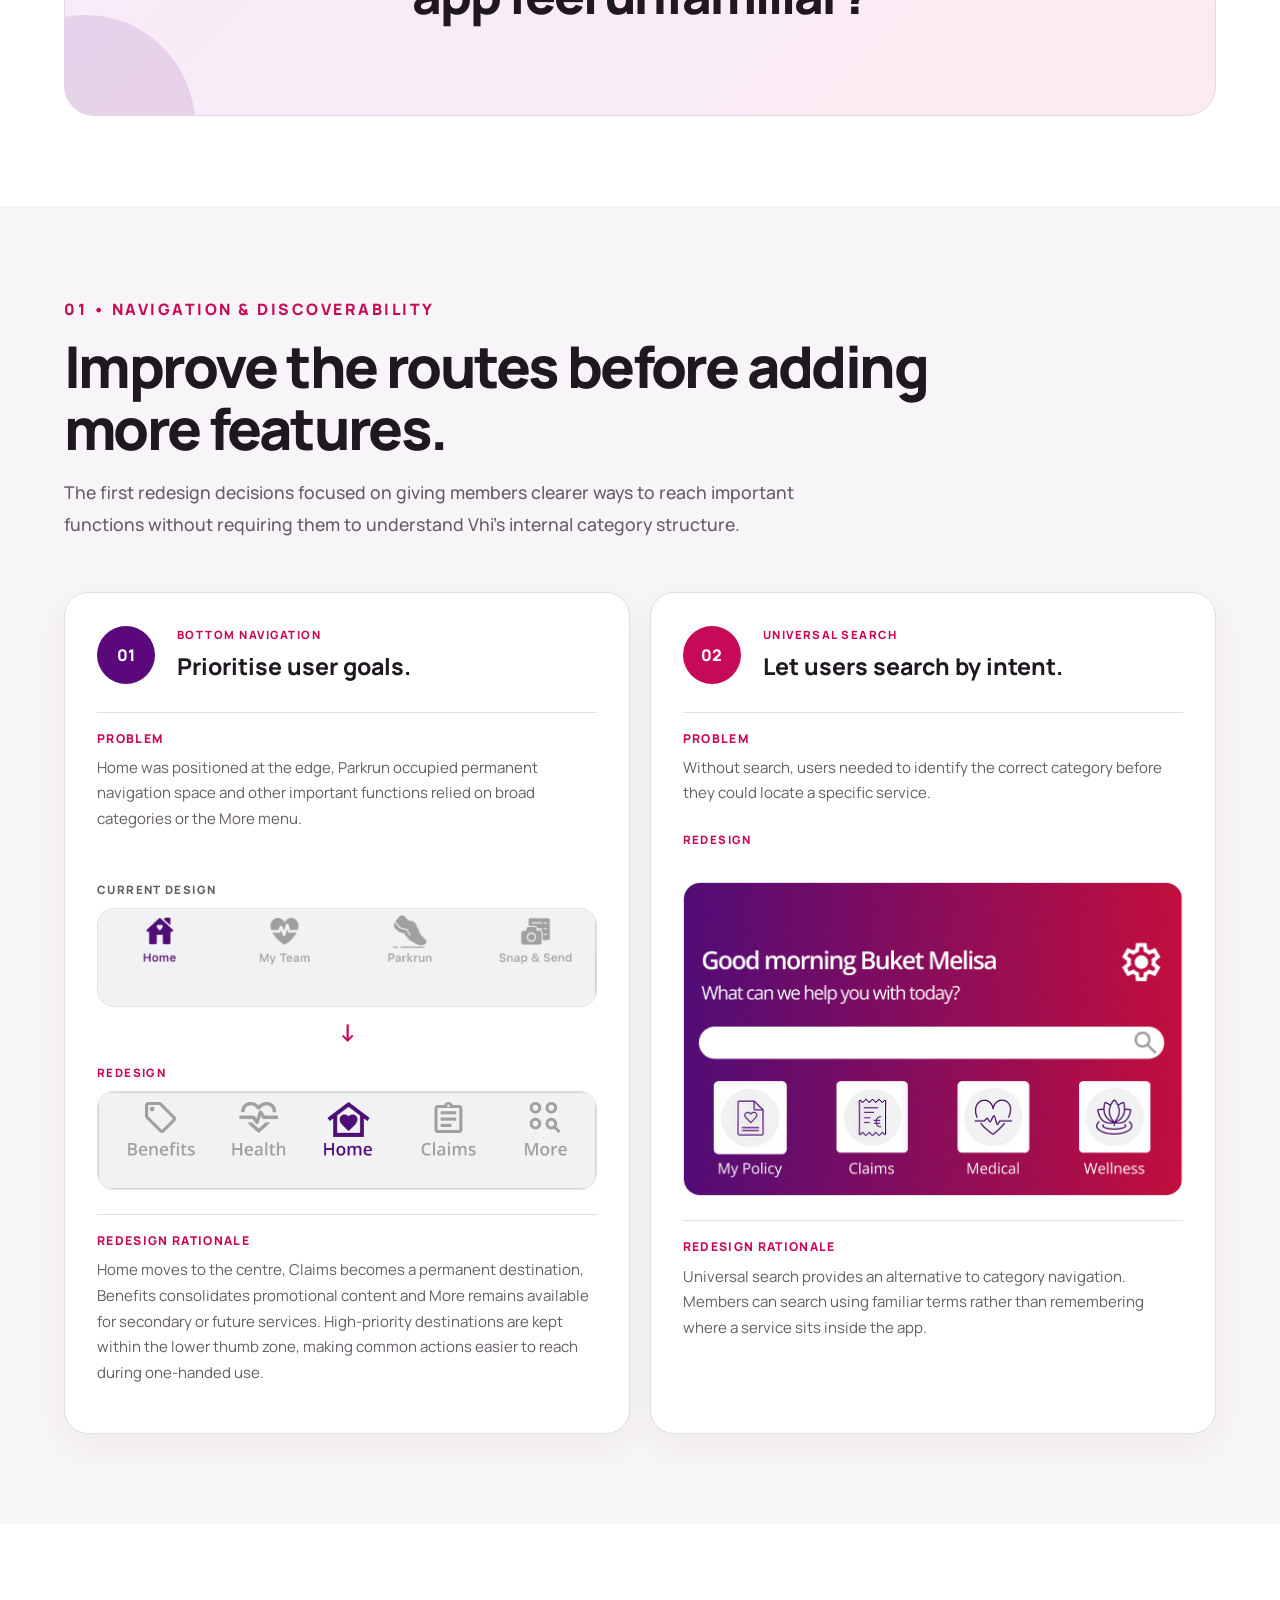
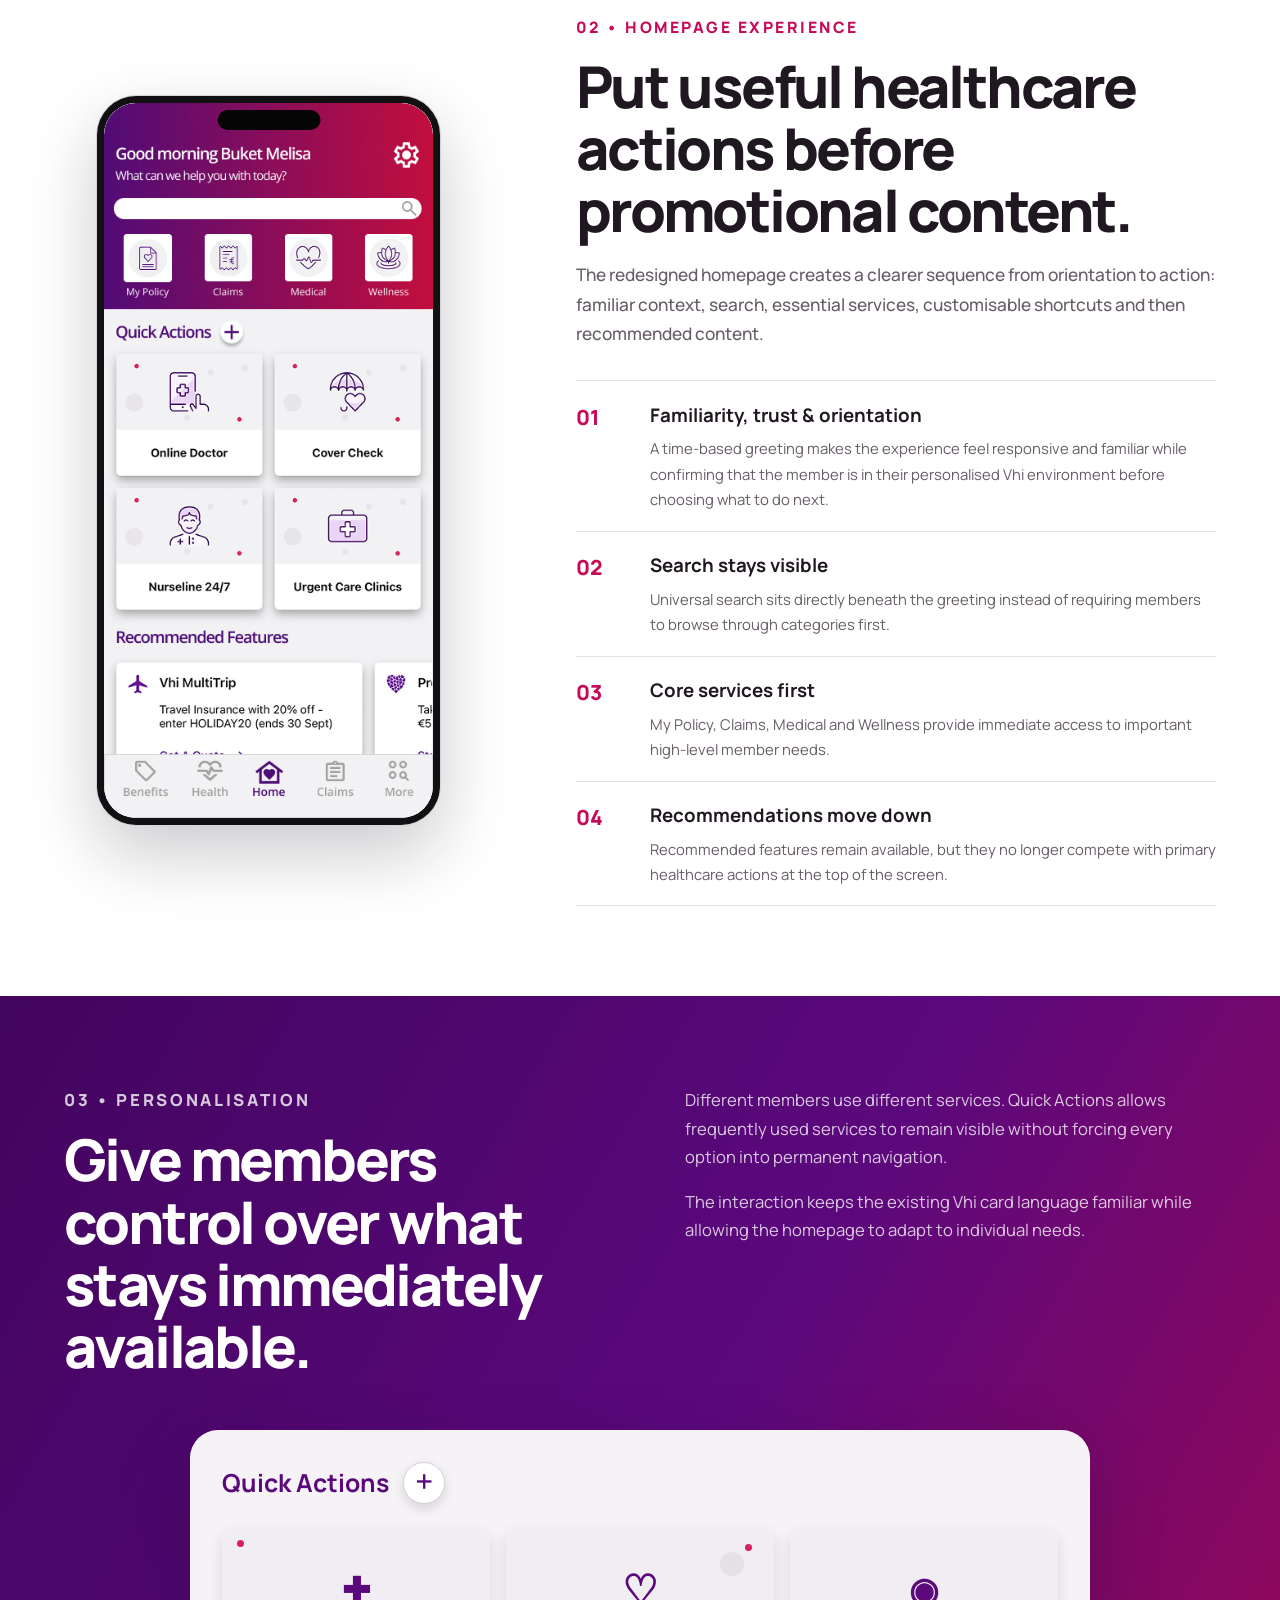
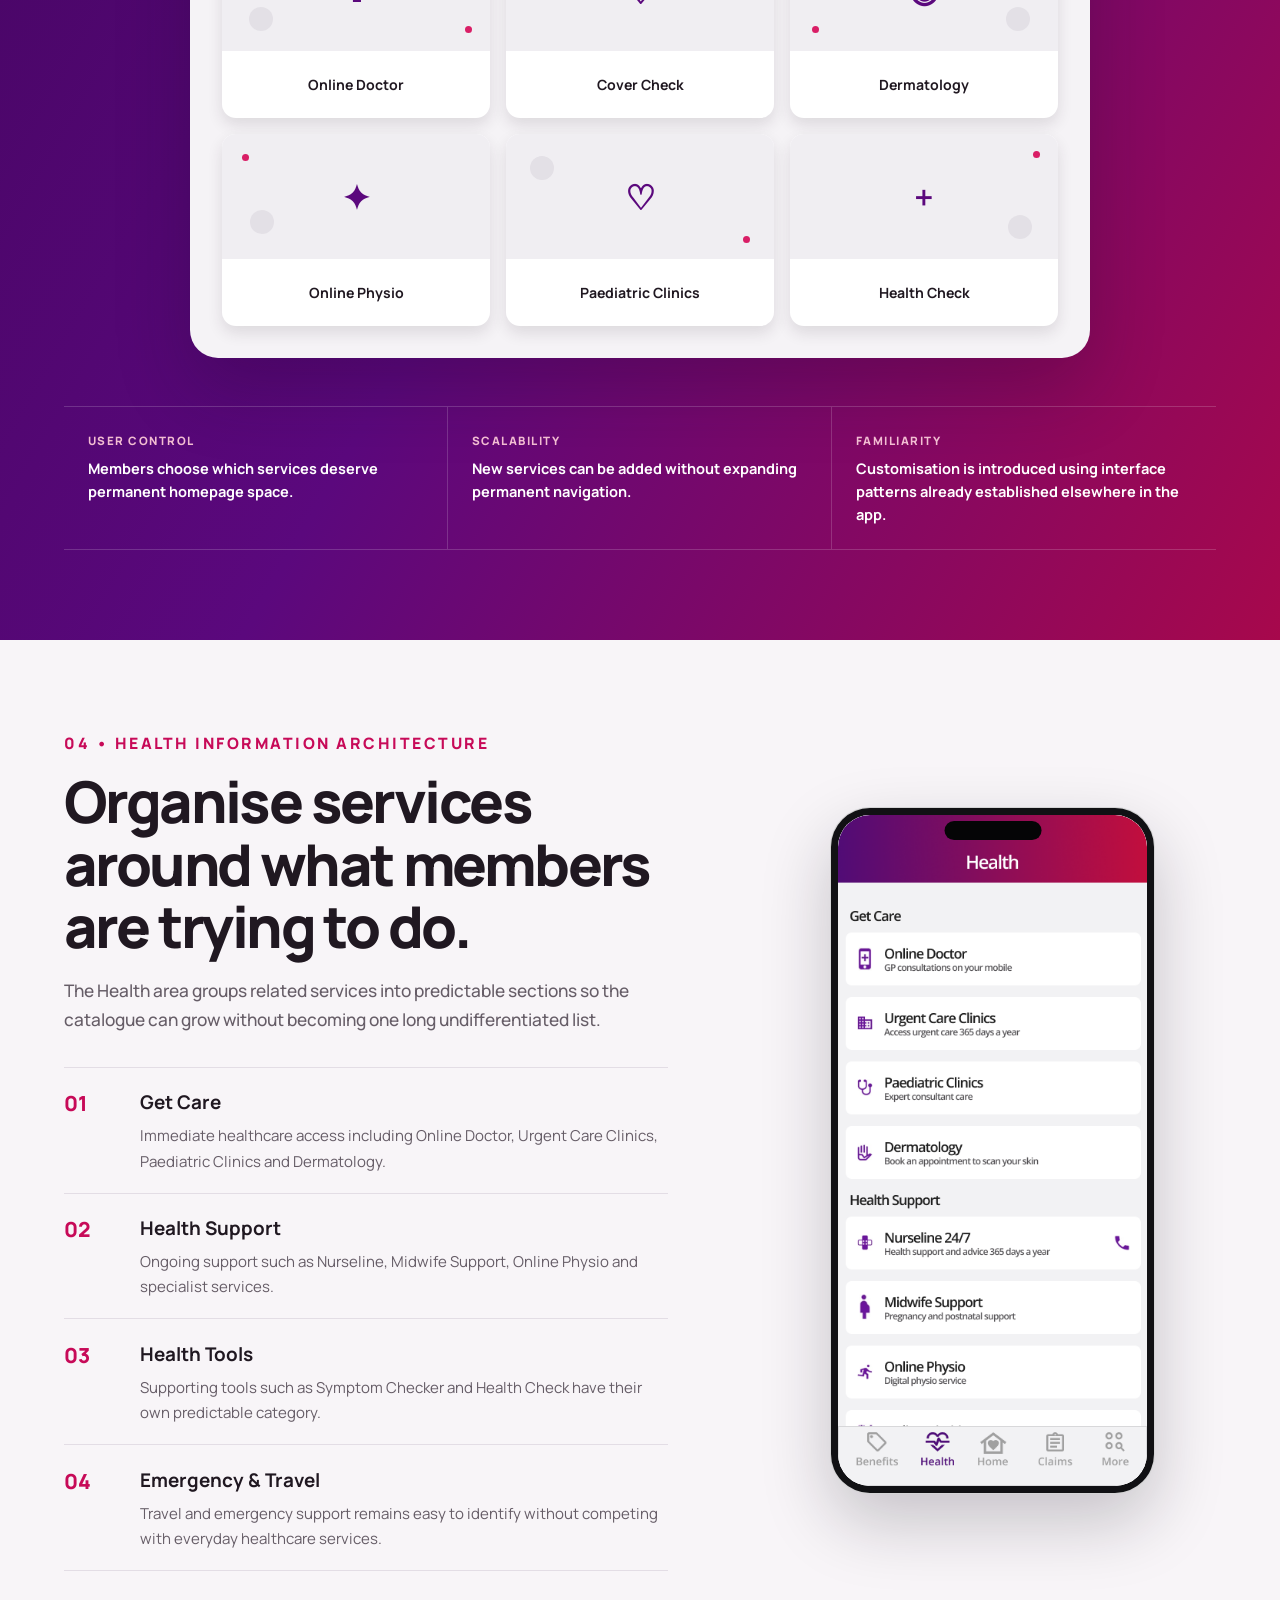
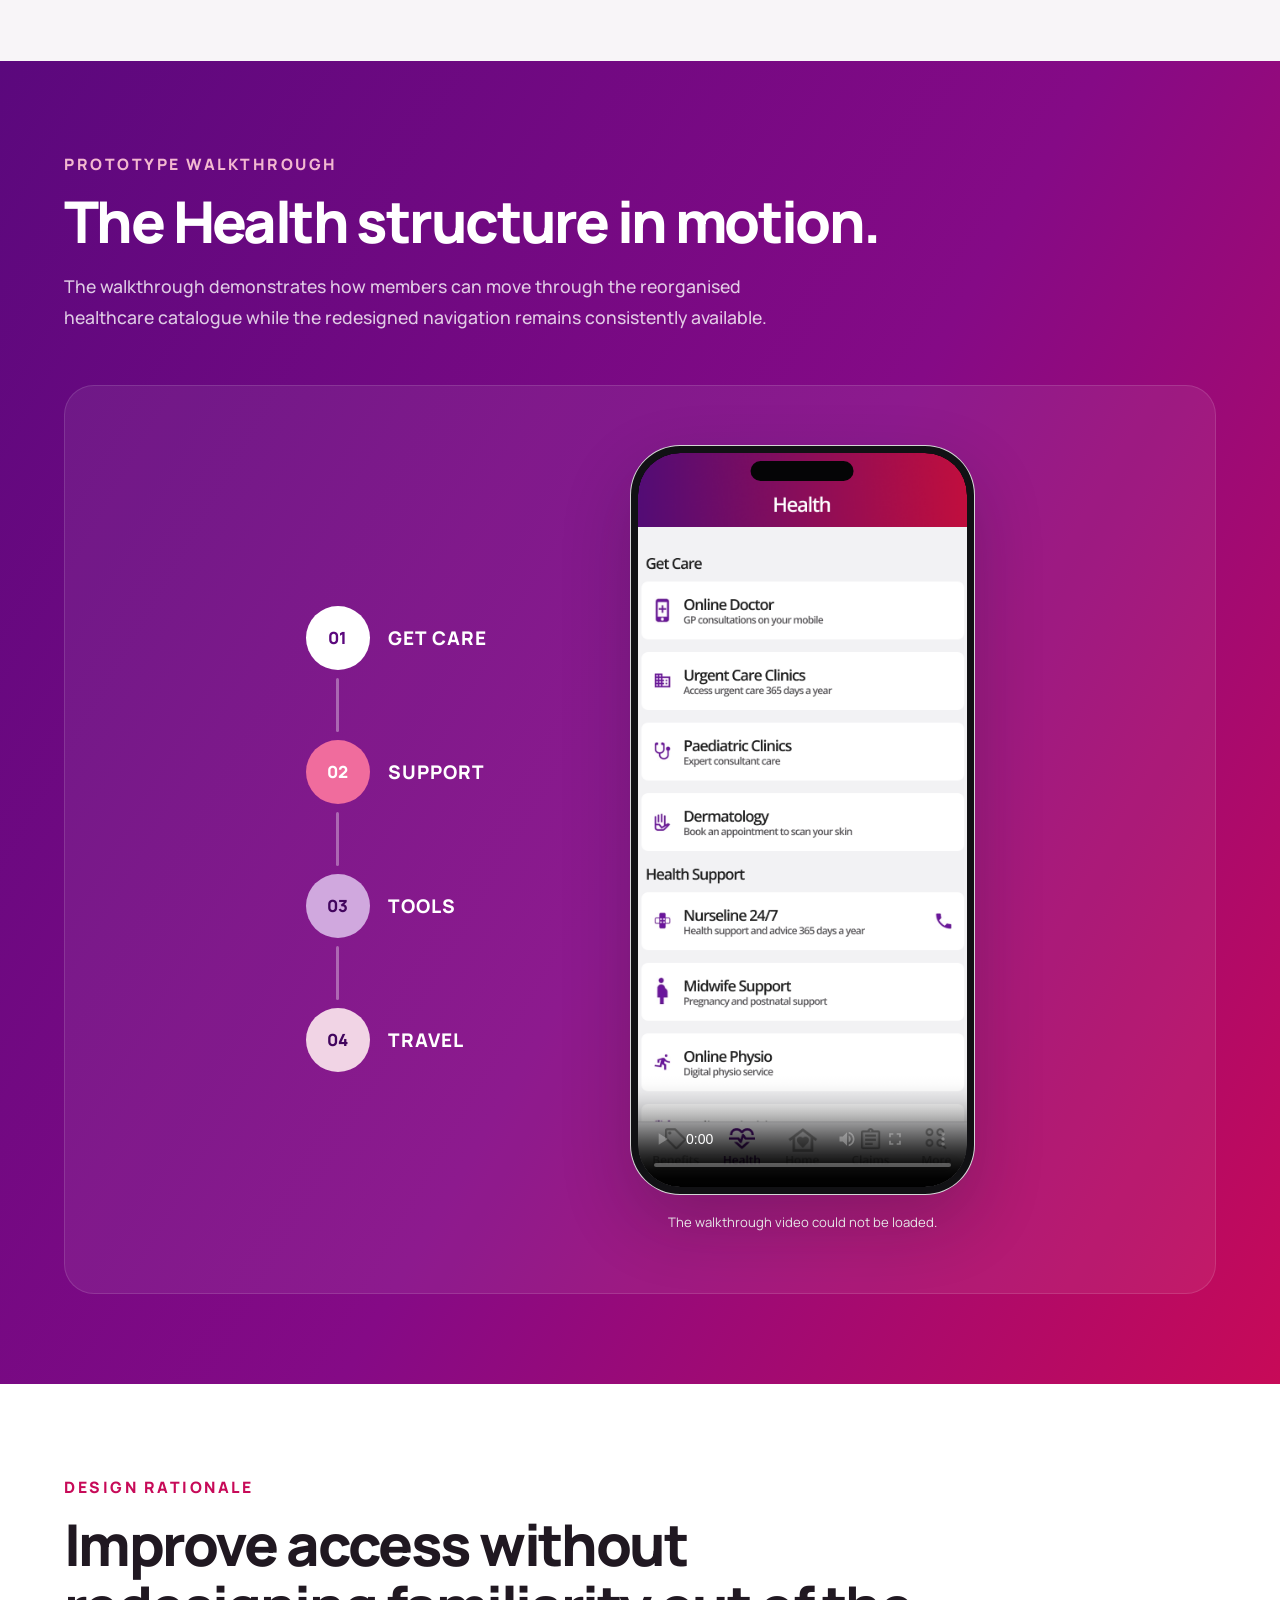
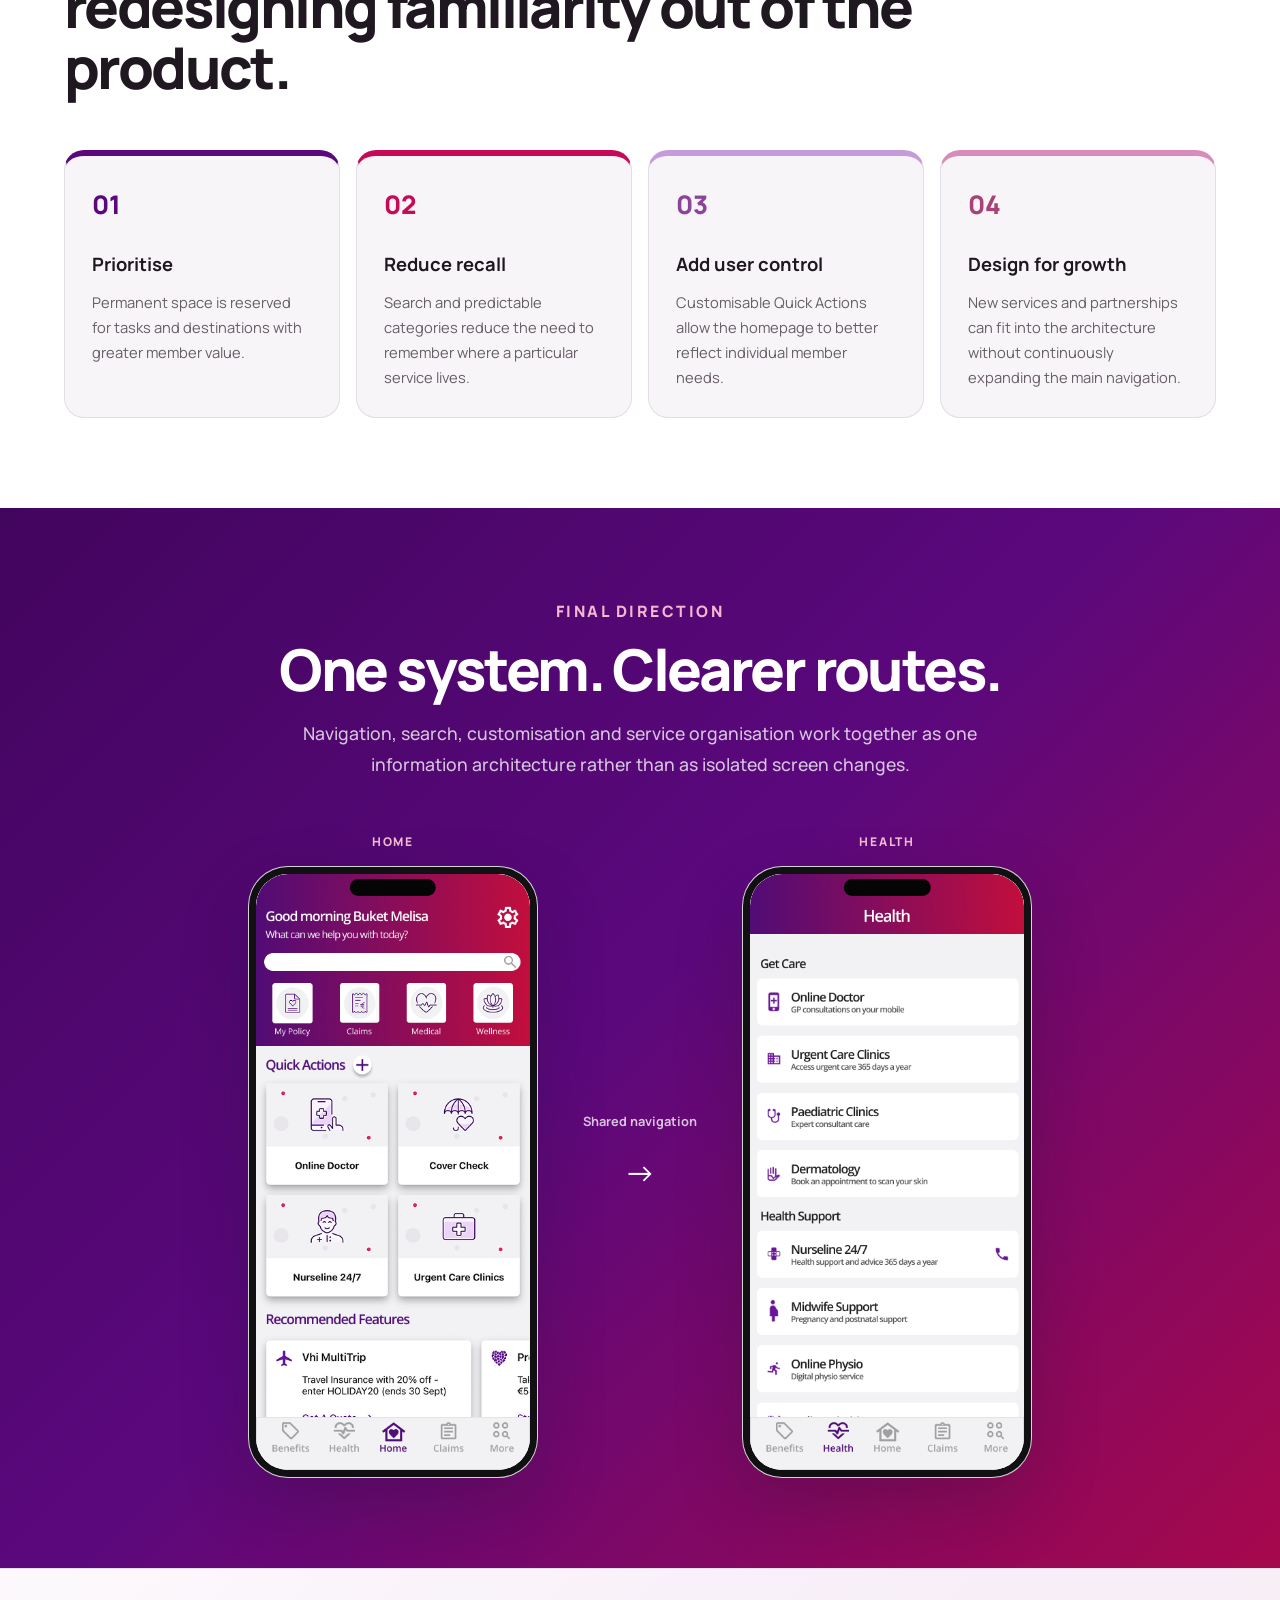
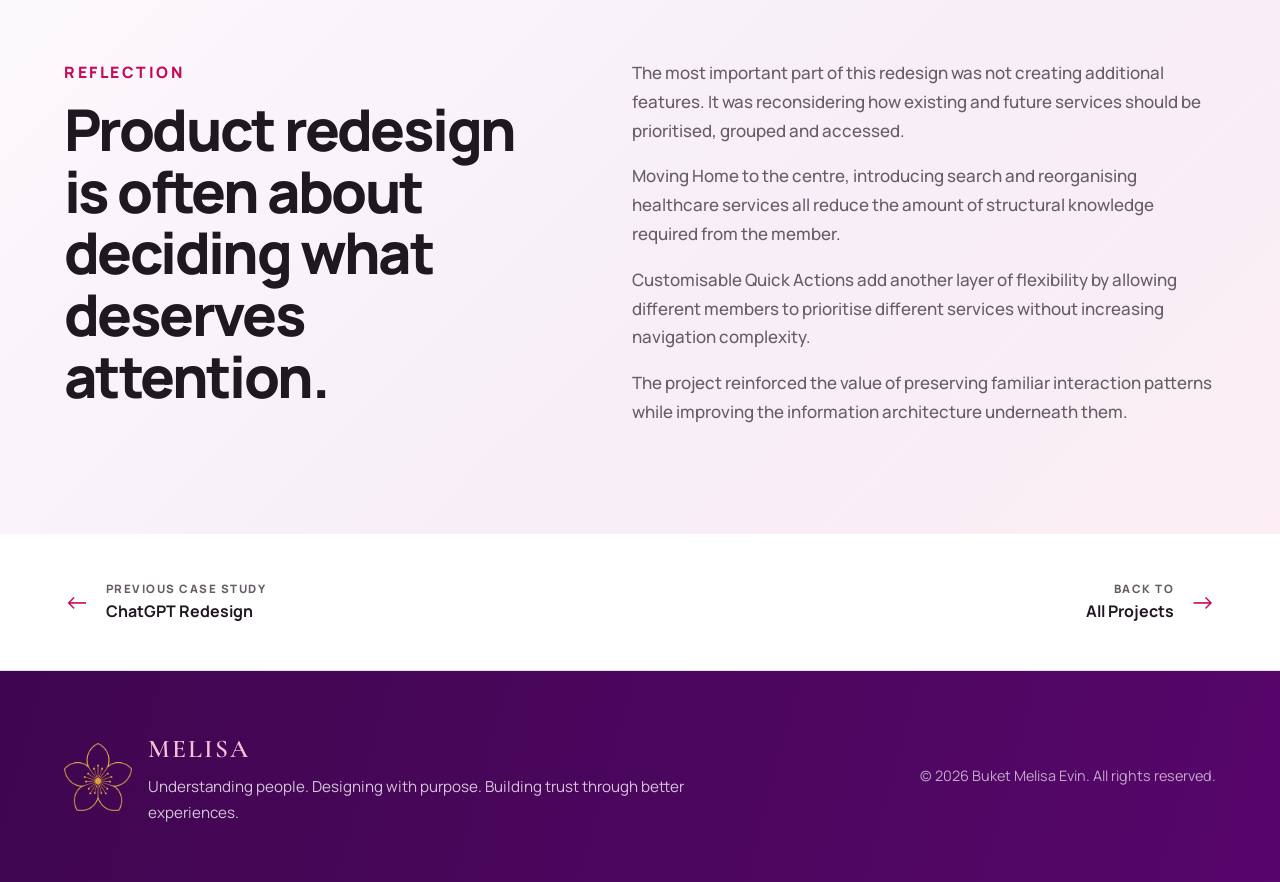
<file: vhi-redesign/index.html>
<!DOCTYPE html>
<html lang="en">

<head>

    <meta charset="UTF-8">

    <meta
        name="viewport"
        content="width=device-width, initial-scale=1.0"
    >

    <meta
        name="description"
        content="Vhi mobile app UX redesign case study by Buket Melisa Evin."
    >

    <title>Vhi App Redesign | Buket Melisa Evin</title>

    <link
        rel="stylesheet"
        href="../css/vhi.css"
    >

    <link
        rel="stylesheet"
        href="../css/components.css"
    >

</head>


<body data-project="vhi">


    <!-- =====================================================
         READING PROGRESS
    ====================================================== -->

    <div
        class="reading-progress"
        aria-hidden="true"
    >
        <span id="reading-progress-bar"></span>
    </div>



    <!-- =====================================================
         HEADER
    ====================================================== -->

    <header
        class="project-header"
        id="project-header"
    >

        <nav class="project-navbar">


            <!-- BRAND -->

            <a
                class="project-brand"
                href="../"
                aria-label="Return to Melisa portfolio homepage"
            >

                <img
                    src="../assets/images/melisa-flower.png"
                    alt=""
                    class="project-brand-flower"
                >

                <span class="project-brand-name">
                    MELISA
                </span>

                <span class="project-brand-home">
                    Home
                </span>

            </a>



            <!-- NAVIGATION -->

            <div class="project-nav-links">

                <a href="../">
                    Home
                </a>

                <a href="../" data-home-target="projects">
                    Projects
                </a>

                <a href="../" data-home-target="about">
                    About
                </a>

                <a href="../" data-home-target="contact">
                    Contact
                </a>

            </div>



            <!-- PROJECT SWITCHER -->

            <div class="project-switcher">

                <button
                    class="project-context project-switcher-toggle"
                    type="button"
                    aria-label="Switch case study"
                    aria-haspopup="true"
                    aria-expanded="false"
                    aria-controls="project-switcher-menu"
                >

                    <span
                        class="project-context-dot"
                        aria-hidden="true"
                    ></span>

                    <span class="project-context-label">
                        Vhi Case Study
                    </span>

                    <svg
                        class="project-context-chevron"
                        viewBox="0 0 24 24"
                        aria-hidden="true"
                    >
                        <path d="M6 9L12 15L18 9"></path>
                    </svg>

                </button>


                <div
                    class="project-switcher-menu"
                    id="project-switcher-menu"
                >

                    <a href="../tfi-live-redesign/">
                        <span>TFI Live Redesign</span>
                    </a>

                    <a href="../chatgpt-redesign/">
                        <span>ChatGPT Redesign</span>
                    </a>

                    <a
                        href="../vhi-redesign/"
                        aria-current="page"
                    >
                        <span>Vhi App Redesign</span>
                        <span class="project-switcher-current">Current</span>
                    </a>

                </div>

            </div>

        </nav>

    </header>



    <main>


        <!-- =================================================
             HERO
        ================================================== -->

        <section class="vhi-hero">


            <div
                class="hero-orb hero-orb-one"
                aria-hidden="true"
            ></div>


            <div
                class="hero-orb hero-orb-two"
                aria-hidden="true"
            ></div>



            <div class="vhi-hero-inner">


                <!-- HERO COPY -->

                <div class="vhi-hero-copy">


                    <a
                        class="back-link"
                        href="../" data-home-target="projects"
                    >

                        <span aria-hidden="true">
                            ←
                        </span>

                        Back to Projects

                    </a>



                    <p class="vhi-kicker">
                        HEALTHCARE UX • PRODUCT DESIGN • INFORMATION ARCHITECTURE
                    </p>



                    <h1>

                        Designing a

                        <span>
                            clearer
                        </span>

                        healthcare
                        experience.

                    </h1>



                    <p class="vhi-hero-lead">

                        A redesign of the Vhi mobile app focused on
                        improving service discovery, homepage hierarchy
                        and navigation clarity while keeping the
                        experience familiar.

                    </p>



                    <div class="hero-actions">


                        <a
                            class="vhi-button vhi-button-primary"
                            href="#audit"
                        >

                            Explore the Redesign

                            <span aria-hidden="true">
                                ↓
                            </span>

                        </a>


                        <a
                            class="vhi-button vhi-button-secondary"
                            href="#navigation"
                        >

                            View Approach

                        </a>


                    </div>



                    <div class="project-meta">


                        <div class="project-meta-item">

                            <span>
                                Focus
                            </span>

                            <strong>
                                Navigation & Discoverability
                            </strong>

                        </div>


                        <div class="project-meta-item">

                            <span>
                                Approach
                            </span>

                            <strong>
                                UX Audit & Information Architecture
                            </strong>

                        </div>


                        <div class="project-meta-item">

                            <span>
                                Tool
                            </span>

                            <strong>
                                Figma
                            </strong>

                        </div>


                    </div>


                </div>



                <!-- HERO VISUAL -->

                <div class="vhi-hero-visual">


                    <div
                        class="hero-annotation hero-annotation-search"
                        aria-hidden="true"
                    >
                        Universal search
                    </div>


                    <div
                        class="hero-annotation hero-annotation-actions"
                        aria-hidden="true"
                    >
                        Custom quick actions
                    </div>


                    <div
                        class="hero-annotation hero-annotation-health"
                        aria-hidden="true"
                    >
                        Clearer service structure
                    </div>



                    <!-- HOME PHONE -->

                    <div class="device-phone device-phone-hero vhi-phone hero-phone hero-phone-home">

                        <div class="device-screen vhi-phone-screen">

                            <img
                                src="../assets/images/vhi-home-redesign.png"
                                alt="Redesigned Vhi homepage featuring universal search and customisable quick actions"
                            >

                        </div>

                    </div>



                    <!-- HEALTH PHONE -->

                    <div class="device-phone device-phone-hero vhi-phone hero-phone hero-phone-health">

                        <div class="device-screen vhi-phone-screen">

                            <img
                                src="../assets/images/vhi-health-redesign.png"
                                alt="Redesigned Vhi Health area with healthcare services organised into clearer sections"
                            >

                        </div>

                    </div>


                </div>


            </div>

        </section>



        <!-- =================================================
             CONTEXT
        ================================================== -->

        <section
            class="case-section case-white reveal"
            id="context"
        >

            <div class="case-container context-grid">


                <div>

                    <p class="section-label">
                        The Context
                    </p>


                    <h2 class="context-heading">
                        Clearer structure for a growing ecosystem.
                    </h2>

                </div>



                <div class="context-copy">


                    <p>

                        Vhi provides members with access to healthcare,
                        insurance, support, wellbeing and partner
                        services through one mobile application.

                    </p>


                    <p>

                        As that ecosystem grows, simply adding more
                        destinations can make the experience harder to
                        understand. Important functions can become
                        buried inside categories while permanent
                        navigation space becomes increasingly valuable.

                    </p>


                    <p>

                        I approached the redesign by looking first at
                        the structure underneath the interface:
                        navigation priorities, service discovery,
                        homepage hierarchy and scalability.

                    </p>


                </div>


            </div>

        </section>



        <!-- =================================================
             UX AUDIT
        ================================================== -->

        <section
            class="case-section audit-section reveal"
            id="audit"
        >

            <div class="case-container">


                <div class="section-heading section-heading-dark">


                    <p class="section-label section-label-light">
                        Initial UX Audit
                    </p>


                    <h2>

                        Users had to understand the app before they
                        could find what they needed.

                    </h2>


                    <p>

                        I reviewed the existing information hierarchy,
                        bottom navigation and service-discovery paths
                        to identify where the interface added
                        unnecessary effort.

                    </p>


                </div>



                <div class="audit-grid">


                    <!-- 01 -->

                    <article class="audit-card audit-card-one">


                        <span class="audit-number">
                            01
                        </span>


                        <h3>
                            Navigation priorities
                        </h3>


                        <p>

                            Permanent navigation space did not always
                            reflect the tasks most members were likely
                            to need.

                        </p>


                        <strong>

                            Primary healthcare actions competed with
                            lower-priority functions.

                        </strong>


                    </article>



                    <!-- 02 -->

                    <article class="audit-card audit-card-two">


                        <span class="audit-number">
                            02
                        </span>


                        <h3>
                            Service discoverability
                        </h3>


                        <p>

                            Important services could sit inside broad
                            categories that were difficult to predict
                            without already knowing the app's
                            structure.

                        </p>


                        <strong>

                            Finding a service required category
                            knowledge.

                        </strong>


                    </article>



                    <!-- 03 -->

                    <article class="audit-card audit-card-three">


                        <span class="audit-number">
                            03
                        </span>


                        <h3>
                            Homepage hierarchy
                        </h3>


                        <p>

                            Core tasks and promotional content did not
                            always have a strong enough distinction in
                            the homepage hierarchy.

                        </p>


                        <strong>

                            Useful actions needed greater prominence.

                        </strong>


                    </article>



                    <!-- 04 -->

                    <article class="audit-card audit-card-four">


                        <span class="audit-number">
                            04
                        </span>


                        <h3>
                            Scalability
                        </h3>


                        <p>

                            As new services and partnerships are
                            introduced, adding more permanent
                            destinations would make the structure
                            increasingly difficult to scan.

                        </p>


                        <strong>

                            The architecture needed room to grow.

                        </strong>


                    </article>


                </div>



                <!-- PROJECT SCOPE -->

                <aside class="scope-note">


                    <div class="scope-note-icon">
                        i
                    </div>


                    <div>


                        <strong>
                            Project scope
                        </strong>


                        <p>

                            This was an independent UX redesign based
                            on interface evaluation and information
                            architecture analysis. The solutions shown
                            here are design hypotheses rather than
                            findings from Vhi user research.

                        </p>


                    </div>


                </aside>


            </div>

        </section>



        <!-- =================================================
             DESIGN CHALLENGE
        ================================================== -->

        <section class="case-section case-white reveal">

            <div class="case-container">


                <div class="challenge-card">


                    <div
                        class="challenge-shape challenge-shape-one"
                        aria-hidden="true"
                    ></div>


                    <div
                        class="challenge-shape challenge-shape-two"
                        aria-hidden="true"
                    ></div>



                    <p class="section-label">
                        Design Challenge
                    </p>


                    <p class="challenge-question">

                        How can Vhi make a growing range of services
                        easier to find without overwhelming members or
                        making the app feel unfamiliar?

                    </p>


                </div>


            </div>

        </section>



        <!-- =================================================
             NAVIGATION & DISCOVERABILITY
        ================================================== -->

        <section
            class="case-section navigation-section reveal"
            id="navigation"
        >

            <div class="case-container">


                <div class="section-heading">


                    <p class="section-label">
                        01 • Navigation & Discoverability
                    </p>


                    <h2>
                        Improve the routes before adding more features.
                    </h2>


                    <p>

                        The first redesign decisions focused on giving
                        members clearer ways to reach important
                        functions without requiring them to understand
                        Vhi's internal category structure.

                    </p>


                </div>



                <div class="navigation-grid">


                    <!-- =================================================
                         BOTTOM NAVIGATION
                    ================================================== -->

                    <article class="solution-card">


                        <div class="solution-heading">


                            <span class="solution-number">
                                01
                            </span>


                            <div>


                                <small>
                                    BOTTOM NAVIGATION
                                </small>


                                <h3>
                                    Prioritise user goals.
                                </h3>


                            </div>


                        </div>



                        <div class="solution-text">


                            <strong>
                                Problem
                            </strong>


                            <p>

                                Home was positioned at the edge,
                                Parkrun occupied permanent navigation
                                space and other important functions
                                relied on broad categories or the More
                                menu.

                            </p>


                        </div>



                        <!-- =================================================
                             BEFORE / AFTER NAVIGATION
                        ================================================== -->

                        <div class="navigation-comparison">


                            <!-- CURRENT -->

                            <div class="navigation-comparison-item">


                                <span class="comparison-label">
                                    Current Design
                                </span>


                                <div class="solution-image solution-image-navigation">

                                    <img
                                        src="../assets/images/vhi-bottom-nav-current.png"
                                        alt="Current Vhi bottom navigation showing Home, My Team, Parkrun and Snap and Send"
                                    >

                                </div>


                            </div>



                            <div
                                class="comparison-arrow"
                                aria-hidden="true"
                            >
                                ↓
                            </div>



                            <!-- REDESIGN -->

                            <div class="navigation-comparison-item">


                                <span class="comparison-label comparison-label-redesign">
                                    Redesign
                                </span>


                                <div class="solution-image solution-image-navigation">

                                    <img
                                        src="../assets/images/vhi-bottom-nav-real.png"
                                        alt="Redesigned Vhi bottom navigation showing Benefits, Health, Home, Claims and More"
                                    >

                                </div>


                            </div>


                        </div>



                        <div class="solution-text solution-rationale">


                            <strong>
                                Redesign rationale
                            </strong>


                            <p>

                                Home moves to the centre, Claims becomes a permanent destination, Benefits consolidates promotional content and More remains available for secondary or future services. High-priority destinations are kept within the lower thumb zone, making common actions easier to reach during one-handed use.

                            </p>


                        </div>


                    </article>



                    <!-- =================================================
                         UNIVERSAL SEARCH
                    ================================================== -->

                    <article class="solution-card">


                        <div class="solution-heading">


                            <span class="solution-number solution-number-pink">
                                02
                            </span>


                            <div>


                                <small>
                                    UNIVERSAL SEARCH
                                </small>


                                <h3>
                                    Let users search by intent.
                                </h3>


                            </div>


                        </div>



                        <div class="solution-text">


                            <strong>
                                Problem
                            </strong>


                            <p>

                                Without search, users needed to identify
                                the correct category before they could
                                locate a specific service.

                            </p>


                        </div>





                        <!-- REAL REDESIGNED SEARCH -->

                        <div class="search-redesign-visual">


                            <span class="comparison-label comparison-label-redesign">
                                Redesign
                            </span>


                            <div class="solution-image solution-image-search">

                                <img
                                    src="../assets/images/vhi-search-real.png"
                                    alt="Redesigned Vhi homepage header featuring universal search and primary service shortcuts"
                                >

                            </div>


                        </div>



                        <div class="solution-text solution-rationale">


                            <strong>
                                Redesign rationale
                            </strong>


                            <p>

                                Universal search provides an
                                alternative to category navigation.
                                Members can search using familiar terms
                                rather than remembering where a service
                                sits inside the app.

                            </p>


                        </div>


                    </article>


                </div>


            </div>

        </section>



        <!-- =================================================
             HOMEPAGE EXPERIENCE
        ================================================== -->

        <section
            class="case-section homepage-section reveal"
            id="homepage"
        >

            <div class="case-container homepage-layout">


                <!-- PHONE -->

                <div class="homepage-phone-area">


                    <div class="device-phone device-phone-feature vhi-phone feature-phone">

                        <div class="device-screen vhi-phone-screen">

                            <img
                                src="../assets/images/vhi-home-redesign.png"
                                alt="Final redesigned Vhi homepage"
                            >

                        </div>

                    </div>


                </div>



                <!-- COPY -->

                <div class="homepage-copy">


                    <p class="section-label">
                        02 • Homepage Experience
                    </p>


                    <h2>

                        Put useful healthcare actions before
                        promotional content.

                    </h2>


                    <p class="homepage-lead">

                        The redesigned homepage creates a clearer
                        sequence from orientation to action: familiar
                        context, search, essential services,
                        customisable shortcuts and then recommended
                        content.

                    </p>



                    <!-- 01 -->

                    <div class="homepage-feature">


                        <span>
                            01
                        </span>


                        <div>


                            <h3>
                                Familiarity, trust & orientation
                            </h3>


                            <p>

                                A time-based greeting makes the
                                experience feel responsive and
                                familiar while confirming that the
                                member is in their personalised Vhi
                                environment before choosing what to do
                                next.

                            </p>


                        </div>


                    </div>



                    <!-- 02 -->

                    <div class="homepage-feature">


                        <span>
                            02
                        </span>


                        <div>


                            <h3>
                                Search stays visible
                            </h3>


                            <p>

                                Universal search sits directly beneath
                                the greeting instead of requiring
                                members to browse through categories
                                first.

                            </p>


                        </div>


                    </div>



                    <!-- 03 -->

                    <div class="homepage-feature">


                        <span>
                            03
                        </span>


                        <div>


                            <h3>
                                Core services first
                            </h3>


                            <p>

                                My Policy, Claims, Medical and Wellness
                                provide immediate access to important
                                high-level member needs.

                            </p>


                        </div>


                    </div>



                    <!-- 04 -->

                    <div class="homepage-feature">


                        <span>
                            04
                        </span>


                        <div>


                            <h3>
                                Recommendations move down
                            </h3>


                            <p>

                                Recommended features remain available,
                                but they no longer compete with primary
                                healthcare actions at the top of the
                                screen.

                            </p>


                        </div>


                    </div>


                </div>


            </div>

        </section>



        <!-- =================================================
             QUICK ACTIONS
        ================================================== -->

        <section
            class="case-section quick-actions-section reveal"
            id="quick-actions"
        >

            <div class="case-container">


                <div class="quick-actions-intro">


                    <div>


                        <p class="section-label section-label-light">
                            03 • Personalisation
                        </p>


                        <h2>

                            Give members control over what stays
                            immediately available.

                        </h2>


                    </div>



                    <div>


                        <p>

                            Different members use different services.
                            Quick Actions allows frequently used
                            services to remain visible without forcing
                            every option into permanent navigation.

                        </p>


                        <p>

                            The interaction keeps the existing Vhi card
                            language familiar while allowing the
                            homepage to adapt to individual needs.

                        </p>


                    </div>


                </div>



                <!-- QUICK ACTION PANEL -->

                <div class="quick-actions-panel">


                    <div class="quick-actions-header">


                        <h3>
                            Quick Actions
                        </h3>


                        <div
                            class="quick-actions-plus"
                            aria-hidden="true"
                        >
                            +
                        </div>


                    </div>



                    <div class="quick-actions-grid">


                        <!-- ONLINE DOCTOR -->

                        <article class="quick-action-card">


                            <div class="quick-action-visual">

                                <span class="decor-dot decor-dot-one"></span>
                                <span class="decor-circle decor-circle-one"></span>
                                <span class="decor-dot decor-dot-two"></span>

                                <span class="service-symbol">
                                    ✚
                                </span>

                            </div>


                            <strong>
                                Online Doctor
                            </strong>


                        </article>



                        <!-- COVER CHECK -->

                        <article class="quick-action-card">


                            <div class="quick-action-visual">

                                <span class="decor-dot decor-dot-three"></span>
                                <span class="decor-circle decor-circle-two"></span>

                                <span class="service-symbol service-symbol-heart">
                                    ♡
                                </span>

                            </div>


                            <strong>
                                Cover Check
                            </strong>


                        </article>



                        <!-- DERMATOLOGY -->

                        <article class="quick-action-card">


                            <div class="quick-action-visual">

                                <span class="decor-circle decor-circle-three"></span>
                                <span class="decor-dot decor-dot-four"></span>

                                <span class="service-symbol">
                                    ◉
                                </span>

                            </div>


                            <strong>
                                Dermatology
                            </strong>


                        </article>



                        <!-- ONLINE PHYSIO -->

                        <article class="quick-action-card">


                            <div class="quick-action-visual">

                                <span class="decor-dot decor-dot-five"></span>
                                <span class="decor-circle decor-circle-four"></span>

                                <span class="service-symbol">
                                    ✦
                                </span>

                            </div>


                            <strong>
                                Online Physio
                            </strong>


                        </article>



                        <!-- PAEDIATRIC CLINICS -->

                        <article class="quick-action-card">


                            <div class="quick-action-visual">

                                <span class="decor-circle decor-circle-five"></span>
                                <span class="decor-dot decor-dot-six"></span>

                                <span class="service-symbol">
                                    ♡
                                </span>

                            </div>


                            <strong>
                                Paediatric Clinics
                            </strong>


                        </article>



                        <!-- HEALTH CHECK -->

                        <article class="quick-action-card">


                            <div class="quick-action-visual">

                                <span class="decor-dot decor-dot-seven"></span>
                                <span class="decor-circle decor-circle-six"></span>

                                <span class="service-symbol">
                                    +
                                </span>

                            </div>


                            <strong>
                                Health Check
                            </strong>


                        </article>


                    </div>


                </div>



                <!-- RATIONALE -->

                <div class="quick-actions-rationale">


                    <div>


                        <span>
                            USER CONTROL
                        </span>


                        <strong>

                            Members choose which services deserve
                            permanent homepage space.

                        </strong>


                    </div>



                    <div>


                        <span>
                            SCALABILITY
                        </span>


                        <strong>

                            New services can be added without expanding
                            permanent navigation.

                        </strong>


                    </div>



                    <div>


                        <span>
                            FAMILIARITY
                        </span>


                        <strong>

                            Customisation is introduced using interface
                            patterns already established elsewhere in
                            the app.

                        </strong>


                    </div>


                </div>


            </div>

        </section>



        <!-- =================================================
             HEALTH INFORMATION ARCHITECTURE
        ================================================== -->

        <section
            class="case-section health-section reveal"
            id="health"
        >

            <div class="case-container health-layout">


                <!-- COPY -->

                <div class="health-copy">


                    <p class="section-label">
                        04 • Health Information Architecture
                    </p>


                    <h2>

                        Organise services around what members are
                        trying to do.

                    </h2>


                    <p class="health-lead">

                        The Health area groups related services into
                        predictable sections so the catalogue can grow
                        without becoming one long undifferentiated
                        list.

                    </p>



                    <!-- 01 -->

                    <div class="health-category">


                        <span>
                            01
                        </span>


                        <div>


                            <h3>
                                Get Care
                            </h3>


                            <p>

                                Immediate healthcare access including
                                Online Doctor, Urgent Care Clinics,
                                Paediatric Clinics and Dermatology.

                            </p>


                        </div>


                    </div>



                    <!-- 02 -->

                    <div class="health-category">


                        <span>
                            02
                        </span>


                        <div>


                            <h3>
                                Health Support
                            </h3>


                            <p>

                                Ongoing support such as Nurseline,
                                Midwife Support, Online Physio and
                                specialist services.

                            </p>


                        </div>


                    </div>



                    <!-- 03 -->

                    <div class="health-category">


                        <span>
                            03
                        </span>


                        <div>


                            <h3>
                                Health Tools
                            </h3>


                            <p>

                                Supporting tools such as Symptom
                                Checker and Health Check have their own
                                predictable category.

                            </p>


                        </div>


                    </div>



                    <!-- 04 -->

                    <div class="health-category">


                        <span>
                            04
                        </span>


                        <div>


                            <h3>
                                Emergency & Travel
                            </h3>


                            <p>

                                Travel and emergency support remains
                                easy to identify without competing with
                                everyday healthcare services.

                            </p>


                        </div>


                    </div>


                </div>



                <!-- PHONE -->

                <div class="health-phone-area">


                    <div class="device-phone device-phone-feature vhi-phone feature-phone health-feature-phone">

                        <div class="device-screen vhi-phone-screen">

                            <img
                                src="../assets/images/vhi-health-redesign.png"
                                alt="Final redesigned Vhi Health page"
                            >

                        </div>

                    </div>


                </div>


            </div>

        </section>



        <!-- =================================================
             VIDEO WALKTHROUGH
        ================================================== -->

        <section
            class="case-section walkthrough-section reveal"
            id="walkthrough"
        >

            <div class="case-container">


                <div class="section-heading walkthrough-heading">


                    <p class="section-label section-label-light">
                        Prototype Walkthrough
                    </p>


                    <h2>
                        The Health structure in motion.
                    </h2>


                    <p>

                        The walkthrough demonstrates how members can
                        move through the reorganised healthcare
                        catalogue while the redesigned navigation
                        remains consistently available.

                    </p>


                </div>



                <div class="walkthrough-showcase">


                    <!-- FLOW -->

                    <div class="walkthrough-flow">


                        <div class="walkthrough-step">

                            <span>
                                01
                            </span>

                            <strong>
                                Get Care
                            </strong>

                        </div>


                        <div
                            class="walkthrough-line"
                            aria-hidden="true"
                        ></div>



                        <div class="walkthrough-step walkthrough-step-two">

                            <span>
                                02
                            </span>

                            <strong>
                                Support
                            </strong>

                        </div>


                        <div
                            class="walkthrough-line"
                            aria-hidden="true"
                        ></div>



                        <div class="walkthrough-step walkthrough-step-three">

                            <span>
                                03
                            </span>

                            <strong>
                                Tools
                            </strong>

                        </div>


                        <div
                            class="walkthrough-line"
                            aria-hidden="true"
                        ></div>



                        <div class="walkthrough-step walkthrough-step-four">

                            <span>
                                04
                            </span>

                            <strong>
                                Travel
                            </strong>

                        </div>


                    </div>



                    <!-- VIDEO PHONE -->

                    <div class="video-device-area">


                        <div class="device-phone device-phone-large video-phone">


                            <span
                                class="video-phone-button video-phone-button-left"
                                aria-hidden="true"
                            ></span>


                            <span
                                class="video-phone-button video-phone-button-right"
                                aria-hidden="true"
                            ></span>



                            <div class="device-screen video-phone-screen">


                                <video
                                    id="vhi-walkthrough-video"
                                    controls
                                    playsinline
                                    preload="metadata"
                                    poster="../assets/images/vhi-health-redesign.png"
                                >

                                    <source
                                        src="../assets/videos/vhi-health-walkthrough.mp4"
                                        type="video/mp4"
                                    >

                                    Your browser does not support the
                                    video element.

                                </video>


                            </div>


                        </div>



                        <p
                            class="video-error"
                            id="video-error"
                            hidden
                        >

                            The walkthrough video could not be loaded.

                        </p>


                    </div>


                </div>


            </div>

        </section>



        <!-- =================================================
             DESIGN PRINCIPLES
        ================================================== -->

        <section
            class="case-section principles-section reveal"
            id="principles"
        >

            <div class="case-container">


                <div class="section-heading">


                    <p class="section-label">
                        Design Rationale
                    </p>


                    <h2>

                        Improve access without redesigning familiarity
                        out of the product.

                    </h2>


                </div>



                <div class="principles-grid">


                    <article class="principle-card principle-one">


                        <span>
                            01
                        </span>


                        <h3>
                            Prioritise
                        </h3>


                        <p>

                            Permanent space is reserved for tasks and
                            destinations with greater member value.

                        </p>


                    </article>



                    <article class="principle-card principle-two">


                        <span>
                            02
                        </span>


                        <h3>
                            Reduce recall
                        </h3>


                        <p>

                            Search and predictable categories reduce
                            the need to remember where a particular
                            service lives.

                        </p>


                    </article>



                    <article class="principle-card principle-three">


                        <span>
                            03
                        </span>


                        <h3>
                            Add user control
                        </h3>


                        <p>

                            Customisable Quick Actions allow the
                            homepage to better reflect individual
                            member needs.

                        </p>


                    </article>



                    <article class="principle-card principle-four">


                        <span>
                            04
                        </span>


                        <h3>
                            Design for growth
                        </h3>


                        <p>

                            New services and partnerships can fit into
                            the architecture without continuously
                            expanding the main navigation.

                        </p>


                    </article>


                </div>


            </div>

        </section>



        <!-- =================================================
             FINAL DIRECTION
        ================================================== -->

        <section
            class="case-section final-section reveal"
            id="final"
        >

            <div class="case-container">


                <div class="section-heading final-heading">


                    <p class="section-label section-label-light">
                        Final Direction
                    </p>


                    <h2>
                        One system. Clearer routes.
                    </h2>


                    <p>

                        Navigation, search, customisation and service
                        organisation work together as one information
                        architecture rather than as isolated screen
                        changes.

                    </p>


                </div>



                <div class="final-phones">


                    <!-- HOME -->

                    <div class="final-phone-block">


                        <span>
                            HOME
                        </span>


                        <div class="device-phone device-phone-feature vhi-phone final-phone">

                            <div class="device-screen vhi-phone-screen">

                                <img
                                    src="../assets/images/vhi-home-redesign.png"
                                    alt="Final Vhi Home redesign"
                                >

                            </div>

                        </div>


                    </div>



                    <!-- CONNECTION -->

                    <div class="final-connection">


                        <strong>
                            Shared navigation
                        </strong>


                        <span>
                            →
                        </span>


                    </div>



                    <!-- HEALTH -->

                    <div class="final-phone-block">


                        <span>
                            HEALTH
                        </span>


                        <div class="device-phone device-phone-feature vhi-phone final-phone">

                            <div class="device-screen vhi-phone-screen">

                                <img
                                    src="../assets/images/vhi-health-redesign.png"
                                    alt="Final Vhi Health redesign"
                                >

                            </div>

                        </div>


                    </div>


                </div>


            </div>

        </section>



        <!-- =================================================
             REFLECTION
        ================================================== -->

        <section
            class="case-section reflection-section reveal"
            id="reflection"
        >

            <div class="case-container reflection-grid">


                <div>


                    <p class="section-label">
                        Reflection
                    </p>


                    <h2>

                        Product redesign is often about deciding what
                        deserves attention.

                    </h2>


                </div>



                <div class="reflection-copy">


                    <p>

                        The most important part of this redesign was
                        not creating additional features. It was
                        reconsidering how existing and future services
                        should be prioritised, grouped and accessed.

                    </p>


                    <p>

                        Moving Home to the centre, introducing search
                        and reorganising healthcare services all reduce
                        the amount of structural knowledge required
                        from the member.

                    </p>


                    <p>

                        Customisable Quick Actions add another layer of
                        flexibility by allowing different members to
                        prioritise different services without
                        increasing navigation complexity.

                    </p>


                    <p>

                        The project reinforced the value of preserving
                        familiar interaction patterns while improving
                        the information architecture underneath them.

                    </p>


                </div>


            </div>

        </section>



        <!-- =================================================
             CASE NAVIGATION
        ================================================== -->

        <section class="case-navigation">

            <div class="case-container case-navigation-inner">


                <a
                    class="case-navigation-link"
                    href="../chatgpt-redesign/"
                >

                    <span
                        class="case-nav-arrow"
                        aria-hidden="true"
                    >
                        ←
                    </span>


                    <span>

                        <small>
                            PREVIOUS CASE STUDY
                        </small>

                        <strong>
                            ChatGPT Redesign
                        </strong>

                    </span>

                </a>



                <a
                    class="case-navigation-link case-navigation-next"
                    href="../" data-home-target="projects"
                >

                    <span>

                        <small>
                            BACK TO
                        </small>

                        <strong>
                            All Projects
                        </strong>

                    </span>


                    <span
                        class="case-nav-arrow"
                        aria-hidden="true"
                    >
                        →
                    </span>

                </a>


            </div>

        </section>


    </main>



    <!-- =====================================================
         FOOTER
    ====================================================== -->

    <footer class="project-footer">


        <div class="project-footer-brand">


            <img
                src="../assets/images/melisa-flower.png"
                alt=""
            >


            <div>


                <strong>
                    MELISA
                </strong>


                <p>

                    Understanding people. Designing with purpose.
                    Building trust through better experiences.

                </p>


            </div>


        </div>



        <p class="project-copyright">
            © 2026 Buket Melisa Evin. All rights reserved.
        </p>


    </footer>



    <script src="../js/project-nav.js"></script>
    <script src="../js/vhi.js"></script>


</body>

</html>
</file>
<file: css/styles.css>
@import url("https://fonts.googleapis.com/css2?family=Cormorant+Garamond:wght@400;500;600;700&family=Manrope:wght@400;500;600;700&display=swap");


/* =========================================================
   1. RESET
========================================================= */

*,
*::before,
*::after {
    box-sizing: border-box;
}

html {
    scroll-behavior: smooth;
}

body {
    margin: 0;
    min-height: 100vh;
    overflow-x: hidden;

    background: var(--page-background);
    color: var(--text);

    font-family: var(--body-font);
    font-size: 17px;
    line-height: 1.7;

    transition:
        background-color 0.35s ease,
        color 0.35s ease;
}

img {
    display: block;
    max-width: 100%;
}

a {
    color: inherit;
    text-decoration: none;
}

button,
input,
textarea,
select {
    font: inherit;
}

button {
    color: inherit;
}

::selection {
    background: var(--accent);
    color: var(--accent-text);
}


/* =========================================================
   2. DEFAULT THEME — ELEGANT TECH
========================================================= */

:root,
html[data-theme="elegant"] {
    --page-background: #F8F5F2;
    --section-background: #F8F5F2;
    --section-alt: #F2EEE9;

    --surface: #FFFDF9;
    --surface-soft: #F5F0EA;

    --text: #29232D;
    --text-soft: #625A65;

    --dark: #170824;
    --dark-secondary: #28113A;

    --purple: #4C2376;
    --purple-soft: #76509A;

    --accent: #D8A73E;
    --accent-soft: #E9C97E;
    --accent-text: #1B1025;

    --border: rgba(216, 167, 62, 0.42);
    --soft-border: rgba(43, 22, 63, 0.10);

    --hero-background:
        radial-gradient(
            circle at 50% 45%,
            rgba(106, 47, 135, 0.72) 0%,
            rgba(55, 18, 73, 0.62) 27%,
            rgba(23, 8, 36, 0.96) 72%
        ),
        linear-gradient(
            135deg,
            #190825 0%,
            #351144 48%,
            #190825 100%
        );

    --hero-text: #FFFDF8;
    --hero-muted: #DDD2E4;

    --card-background: #FFFDF9;

    --shadow:
        0 18px 55px rgba(31, 13, 43, 0.10);

    --shadow-hover:
        0 25px 70px rgba(31, 13, 43, 0.17);

    --radius-small: 10px;
    --radius-medium: 18px;
    --radius-large: 28px;

    --display-font: "Cormorant Garamond", Georgia, serif;
    --body-font: "Manrope", Arial, sans-serif;

    --section-max-width: 1240px;

    --button-radius: 10px;

    --nav-background: rgba(23, 8, 36, 0.90);

    --project-preview:
        linear-gradient(
            145deg,
            #FBF8F3 0%,
            #F6F1EA 100%
        );
}


/* =========================================================
   3. FAIRYTALE THEME
========================================================= */

html[data-theme="fairytale"] {
    --page-background: #FFF8FC;
    --section-background: #FFF8FC;
    --section-alt: #F4F3FF;

    --surface: #FFFDFE;
    --surface-soft: #FBEFF7;

    --text: #432E45;
    --text-soft: #6F5B6E;

    --dark: #644E76;
    --dark-secondary: #876B95;

    --purple: #9870B5;
    --purple-soft: #C1A4D9;

    --accent: #D6A33B;
    --accent-soft: #F0D99A;
    --accent-text: #412B43;

    --border: rgba(214, 163, 59, 0.55);
    --soft-border: rgba(164, 123, 194, 0.16);

    --hero-background:
        radial-gradient(
            circle at 18% 42%,
            rgba(255, 212, 229, 0.88),
            transparent 39%
        ),
        radial-gradient(
            circle at 79% 39%,
            rgba(202, 221, 255, 0.90),
            transparent 42%
        ),
        linear-gradient(
            135deg,
            #FFF2F7 0%,
            #F5EEFF 49%,
            #EDF6FF 100%
        );

    --hero-text: #513B56;
    --hero-muted: #6F6173;

    --card-background: #FFFDFE;

    --shadow:
        0 18px 45px rgba(112, 83, 127, 0.10);

    --shadow-hover:
        0 24px 60px rgba(112, 83, 127, 0.17);

    --radius-small: 14px;
    --radius-medium: 24px;
    --radius-large: 36px;

    --display-font: "Cormorant Garamond", Georgia, serif;
    --body-font: "Manrope", Arial, sans-serif;

    --button-radius: 999px;

    --nav-background: rgba(255, 248, 252, 0.94);

    --project-preview:
        linear-gradient(
            145deg,
            #FFF7FA 0%,
            #F5F2FF 50%,
            #F1F7FF 100%
        );
}


/* =========================================================
   4. MODERN TECH THEME
========================================================= */

html[data-theme="tech"] {
    --page-background: #F2F2F7;
    --section-background: #F5F5F7;
    --section-alt: #F5F5F7;

    --surface: #FFFFFF;
    --surface-soft: #F2F2F7;

    --text: #1D1D1F;
    --text-soft: #6E6E73;

    --dark: #1D1D1F;
    --dark-secondary: #3A3A3C;

    --purple: #1D1D1F;
    --purple-soft: #6E6E73;

    --accent: #0071E3;
    --accent-soft: #E8F2FD;
    --accent-text: #FFFFFF;

    --border: #D1D1D6;
    --soft-border: #E5E5EA;

    --hero-background: #FFFFFF;

    --hero-text: #1D1D1F;
    --hero-muted: #6E6E73;

    --card-background: #FFFFFF;

    --shadow:
        0 8px 28px rgba(0, 0, 0, 0.055);

    --shadow-hover:
        0 14px 38px rgba(0, 0, 0, 0.085);

    --radius-small: 12px;
    --radius-medium: 20px;
    --radius-large: 26px;

    --display-font:
        -apple-system,
        BlinkMacSystemFont,
        "Segoe UI",
        Helvetica,
        Arial,
        sans-serif;

    --body-font:
        -apple-system,
        BlinkMacSystemFont,
        "Segoe UI",
        Helvetica,
        Arial,
        sans-serif;

    --section-max-width: 1240px;

    --button-radius: 999px;

    --nav-background: rgba(255, 255, 255, 0.94);

    --project-preview: #F2F2F7;
}


/* =========================================================
   5. TYPOGRAPHY
========================================================= */

h1,
h2,
h3,
h4,
p {
    margin-top: 0;
}

h1,
h2,
h3 {
    font-family: var(--display-font);
}

h2 {
    font-size: clamp(2.5rem, 5vw, 4rem);
    line-height: 1.05;
    font-weight: 600;
}

h3 {
    font-size: clamp(1.6rem, 3vw, 2.15rem);
    line-height: 1.12;
    font-weight: 600;
}

p {
    margin-bottom: 1.25rem;
}

strong {
    font-weight: 700;
}


/* =========================================================
   6. NAVIGATION
========================================================= */

.site-header {
    position: fixed;
    z-index: 1000;

    top: 0;
    left: 0;

    width: 100%;

    background: var(--nav-background);

    backdrop-filter: blur(18px);
    -webkit-backdrop-filter: blur(18px);

    border-bottom:
        1px solid rgba(216, 167, 62, 0.16);
}

.navbar {
    width: min(94%, 1380px);
    min-height: 76px;

    margin: 0 auto;

    display: flex;
    align-items: center;

    gap: 2rem;
}

.brand {
    margin-right: auto;

    display: flex;
    align-items: center;

    gap: 0.75rem;

    color: #FFFDF9;
}

.brand-flower {
    width: 35px;
    height: 35px;

    object-fit: contain;
}

.brand-name {
    font-family: var(--display-font);
    font-size: 1.45rem;
    font-weight: 600;

    letter-spacing: 0.08em;
}

.nav-links {
    display: flex;
    align-items: center;

    gap: 2.2rem;
}

.nav-links a {
    position: relative;

    color: #EEE9F0;

    font-size: 0.95rem;
    font-weight: 500;
}

.nav-links a::after {
    content: "";

    position: absolute;

    left: 0;
    bottom: -7px;

    width: 0;
    height: 1px;

    background: var(--accent);

    transition: width 0.25s ease;
}

.nav-links a:hover::after {
    width: 100%;
}


html[data-theme="fairytale"] .brand,
html[data-theme="fairytale"] .nav-links a {
    color: var(--text);
}


html[data-theme="tech"] .site-header {
    border-bottom: 1px solid #E5E5EA;
}

html[data-theme="tech"] .brand,
html[data-theme="tech"] .nav-links a {
    color: #1D1D1F;
}

html[data-theme="tech"] .nav-links a::after {
    background: #1D1D1F;
}


/* =========================================================
   7. THEME SWITCHER
========================================================= */

.theme-switcher {
    position: relative;
}

.theme-toggle {
    min-width: 108px;

    padding: 0.7rem 1rem;

    display: flex;
    align-items: center;
    justify-content: center;

    gap: 0.65rem;

    background: transparent;
    color: #FFFDF9;

    border:
        1px solid var(--accent);

    border-radius: var(--button-radius);

    cursor: pointer;

    font-size: 0.88rem;
    font-weight: 600;

    transition:
        background 0.25s ease,
        color 0.25s ease;
}

.theme-toggle span {
    font-weight: 600;
}

.theme-chevron {
    width: 15px;
    height: 15px;

    fill: none;
    stroke: currentColor;

    stroke-width: 1.8;
    stroke-linecap: round;
    stroke-linejoin: round;

    transition:
        transform 0.25s ease;
}

.theme-toggle[aria-expanded="true"] .theme-chevron {
    transform: rotate(180deg);
}

.theme-toggle:hover {
    background: var(--accent);
    color: var(--accent-text);
}

.theme-menu {
    position: absolute;

    top: calc(100% + 12px);
    right: 0;

    min-width: 190px;

    padding: 0.5rem;

    display: none;

    background: var(--surface);
    color: var(--text);

    border:
        1px solid var(--border);

    border-radius: var(--radius-small);

    box-shadow: var(--shadow);
}

.theme-menu.is-open {
    display: grid;
}

.theme-option {
    position: relative;

    width: 100%;

    padding:
        0.8rem
        2.8rem
        0.8rem
        0.9rem;

    background: transparent;

    border: 0;

    border-radius:
        calc(var(--radius-small) / 2);

    cursor: pointer;

    text-align: left;

    font-weight: 500;

    transition:
        background 0.2s ease,
        color 0.2s ease;
}

.theme-option:hover {
    background: var(--surface-soft);
}

.theme-option.is-selected {
    background: var(--surface-soft);
    color: var(--purple);

    font-weight: 700;
}

.theme-option.is-selected::after {
    content: "✓";

    position: absolute;

    right: 1rem;
    top: 50%;

    transform: translateY(-50%);

    color: var(--accent);

    font-weight: 700;
}


html[data-theme="fairytale"] .theme-toggle {
    color: var(--text);
}


html[data-theme="tech"] .theme-toggle {
    background: #FFFFFF;
    color: #1D1D1F;

    border:
        1px solid #D1D1D6;
}

html[data-theme="tech"] .theme-toggle:hover {
    background: #F2F2F7;
    color: #1D1D1F;
}


/* =========================================================
   8. HERO
========================================================= */

.hero {
    position: relative;

    min-height: 780px;

    padding:
        145px
        2rem
        90px;

    overflow: hidden;

    display: grid;
    place-items: center;

    background: var(--hero-background);
    color: var(--hero-text);

    text-align: center;
}

.hero::before {
    content: "";

    position: absolute;

    inset: 0;

    opacity: 0.48;

    pointer-events: none;

    background-image:
        radial-gradient(
            circle at 12% 20%,
            var(--accent) 0 1px,
            transparent 1.8px
        ),
        radial-gradient(
            circle at 25% 74%,
            var(--accent) 0 1px,
            transparent 1.8px
        ),
        radial-gradient(
            circle at 41% 24%,
            var(--accent) 0 1px,
            transparent 1.8px
        ),
        radial-gradient(
            circle at 64% 17%,
            var(--accent) 0 1px,
            transparent 1.8px
        ),
        radial-gradient(
            circle at 82% 67%,
            var(--accent) 0 1px,
            transparent 1.8px
        ),
        radial-gradient(
            circle at 91% 28%,
            var(--accent) 0 1px,
            transparent 1.8px
        );
}

.hero::after {
    content: "";

    position: absolute;

    top: 50%;
    left: 50%;

    width: min(690px, 72vw);

    aspect-ratio: 1;

    transform:
        translate(-50%, -50%);

    border:
        1px solid rgba(216, 167, 62, 0.15);

    border-radius: 50%;

    pointer-events: none;
}

.hero-content {
    position: relative;
    z-index: 3;

    width: min(820px, 94%);
}

.hero-flower {
    width: 115px;
    height: 115px;

    margin:
        0
        auto
        1.8rem;

    object-fit: contain;
}

.eyebrow,
.section-kicker,
.project-category {
    font-family: var(--body-font);

    text-transform: uppercase;

    letter-spacing: 0.19em;

    font-weight: 700;
}

.eyebrow {
    margin-bottom: 0.8rem;

    color: var(--accent);

    font-size: 0.8rem;
}

.hero h1 {
    margin-bottom: 0.25rem;

    font-size:
        clamp(4.6rem, 10vw, 8.2rem);

    line-height: 0.9;

    font-weight: 500;

    letter-spacing: 0.03em;
}

.hero h2 {
    margin:
        1rem
        0;

    color: var(--accent);

    font-size:
        clamp(1.65rem, 3.5vw, 2.55rem);

    font-weight: 500;
}

.hero-description {
    width: min(680px, 100%);

    margin:
        1.4rem
        auto
        2rem;

    color: var(--hero-muted);

    font-size:
        clamp(1rem, 2vw, 1.15rem);

    font-weight: 500;
}

.hero-actions {
    display: flex;
    justify-content: center;
    flex-wrap: wrap;

    gap: 1rem;
}




/* Scroll chevron */

.scroll-indicator {
    position: absolute;
    z-index: 4;

    bottom: 26px;

    width: 38px;
    height: 38px;

    display: grid;
    place-items: center;

    animation:
        floatDown
        1.8s
        ease-in-out
        infinite;
}

.scroll-indicator svg {
    width: 25px;
    height: 25px;

    fill: none;

    stroke: var(--accent);

    stroke-width: 1.7;
    stroke-linecap: round;
    stroke-linejoin: round;
}

@keyframes floatDown {
    0%,
    100% {
        transform: translateY(0);
    }

    50% {
        transform: translateY(8px);
    }
}


/* =========================================================
   9. FAIRYTALE HERO
========================================================= */

html[data-theme="fairytale"] .hero::after {
    width: min(1150px, 94vw);
    height: 650px;

    aspect-ratio: auto;

    border: 0;
    border-radius: 0;

    background:
        radial-gradient(
            ellipse at 50% 67%,
            rgba(255, 255, 255, 0.58) 0%,
            rgba(255, 255, 255, 0.40) 34%,
            transparent 69%
        ),
        radial-gradient(
            ellipse at 31% 50%,
            rgba(255, 239, 248, 0.72) 0%,
            transparent 53%
        ),
        radial-gradient(
            ellipse at 69% 48%,
            rgba(239, 244, 255, 0.77) 0%,
            transparent 55%
        ),
        radial-gradient(
            ellipse at 50% 28%,
            rgba(255, 255, 255, 0.52) 0%,
            transparent 47%
        );

    filter: blur(8px);

    opacity: 0.97;
}


/* Falling stars */

.fairytale-stars {
    display: none;
}

html[data-theme="fairytale"] .fairytale-stars {
    position: absolute;
    z-index: 1;

    inset: 0;

    display: block;

    overflow: hidden;

    pointer-events: none;
}

.fairytale-stars span {
    position: absolute;

    top: -8%;

    color: #D6A33B;

    font-size: 0.75rem;

    opacity: 0;

    text-shadow:
        0 0 8px rgba(255, 226, 143, 0.55);

    animation:
        fairyStarFall
        10s
        linear
        infinite;
}

.fairytale-stars span:nth-child(1) {
    left: 7%;
    animation-delay: 0s;
}

.fairytale-stars span:nth-child(2) {
    left: 16%;
    animation-delay: 4.5s;
    font-size: 0.55rem;
}

.fairytale-stars span:nth-child(3) {
    left: 25%;
    animation-delay: 2s;
}

.fairytale-stars span:nth-child(4) {
    left: 34%;
    animation-delay: 7s;
    font-size: 0.6rem;
}

.fairytale-stars span:nth-child(5) {
    left: 43%;
    animation-delay: 1s;
    font-size: 0.5rem;
}

.fairytale-stars span:nth-child(6) {
    left: 52%;
    animation-delay: 5.2s;
}

.fairytale-stars span:nth-child(7) {
    left: 61%;
    animation-delay: 8s;
    font-size: 0.55rem;
}

.fairytale-stars span:nth-child(8) {
    left: 69%;
    animation-delay: 3.3s;
}

.fairytale-stars span:nth-child(9) {
    left: 76%;
    animation-delay: 6.3s;
    font-size: 0.55rem;
}

.fairytale-stars span:nth-child(10) {
    left: 83%;
    animation-delay: 0.8s;
}

.fairytale-stars span:nth-child(11) {
    left: 90%;
    animation-delay: 4s;
    font-size: 0.5rem;
}

.fairytale-stars span:nth-child(12) {
    left: 96%;
    animation-delay: 7.6s;
}

@keyframes fairyStarFall {
    0% {
        transform:
            translateY(-40px)
            rotate(0deg);

        opacity: 0;
    }

    12% {
        opacity: 0.55;
    }

    80% {
        opacity: 0.32;
    }

    100% {
        transform:
            translateY(850px)
            rotate(180deg);

        opacity: 0;
    }
}


/* =========================================================
   10. MODERN TECH HERO
========================================================= */

html[data-theme="tech"] .hero {
    background: #FFFFFF;
}

html[data-theme="tech"] .hero::before,
html[data-theme="tech"] .hero::after,
html[data-theme="tech"] .hero-decoration,
html[data-theme="tech"] .fairytale-stars {
    display: none;
}

html[data-theme="tech"] .hero h1 {
    color: #1D1D1F;

    font-weight: 700;

    letter-spacing: -0.045em;
}

html[data-theme="tech"] .hero h2 {
    color: #1D1D1F;

    font-weight: 600;
}

html[data-theme="tech"] .hero-description {
    color: #6E6E73;

    font-weight: 400;
}

html[data-theme="tech"] .eyebrow {
    color: #6E6E73;
}

html[data-theme="tech"] .brand-flower,
html[data-theme="tech"] .hero-flower,
html[data-theme="tech"] .footer-flower {
    filter:
        grayscale(1)
        brightness(0.28);

    opacity: 0.90;
}


/* =========================================================
   11. BUTTONS
========================================================= */

.button {
    min-height: 48px;

    padding:
        0.8rem
        1.35rem;

    display: inline-flex;
    align-items: center;
    justify-content: center;

    border:
        1px solid var(--accent);

    border-radius: var(--button-radius);

    font-size: 0.9rem;
    font-weight: 600;

    transition:
        transform 0.2s ease,
        background 0.2s ease,
        color 0.2s ease,
        box-shadow 0.2s ease;
}

.button:hover {
    transform: translateY(-2px);
}

.button-primary {
    background: var(--accent);
    color: var(--accent-text);
}

.button-primary:hover {
    box-shadow:
        0 10px 26px rgba(216, 167, 62, 0.25);
}

.button-secondary {
    background: transparent;
    color: inherit;
}

.hero .button-secondary {
    color: var(--hero-text);
}

.button-secondary:hover {
    background: var(--accent);
    color: var(--accent-text);
}


/* Modern buttons */

html[data-theme="tech"] .button-primary {
    background: #0071E3;
    color: #FFFFFF;

    border-color: #0071E3;

    box-shadow: none;
}

html[data-theme="tech"] .button-primary:hover {
    background: #0077ED;

    box-shadow: none;
}

html[data-theme="tech"] .button-secondary,
html[data-theme="tech"] .hero .button-secondary {
    background: transparent;
    color: #0071E3;

    border:
        1px solid #0071E3;
}

html[data-theme="tech"] .button-secondary:hover,
html[data-theme="tech"] .hero .button-secondary:hover {
    background: #0071E3;
    color: #FFFFFF;
}


/* =========================================================
   12. GENERAL SECTIONS
========================================================= */

.section {
    padding:
        110px
        max(5vw, 24px);
}

.section > * {
    width:
        min(
            100%,
            var(--section-max-width)
        );

    margin-left: auto;
    margin-right: auto;
}

.section-heading {
    margin-bottom: 3.6rem;

    text-align: center;
}

.section-kicker {
    margin-bottom: 0.55rem;

    color: var(--accent);

    font-size: 1rem;
    font-weight: 700;

    letter-spacing: 0.2em;
}

.section-heading h2 {
    margin-bottom: 1rem;

    color: var(--dark);
}

.section-intro {
    width: min(700px, 100%);

    margin:
        0
        auto;

    color: var(--text-soft);

    font-size: 1.08rem;
    font-weight: 500;

    line-height: 1.8;
}


/* =========================================================
   13. PROJECTS
========================================================= */

.projects-section {
    background: var(--section-background);
}

.projects-grid {
    display: grid;

    grid-template-columns:
        repeat(3, 1fr);

    gap: 1.5rem;
}

.project-card {
    overflow: hidden;

    background: var(--card-background);

    border:
        1px solid var(--soft-border);

    border-radius: var(--radius-medium);

    box-shadow: var(--shadow);

    transition:
        transform 0.3s ease,
        box-shadow 0.3s ease;
}

.project-card:hover {
    transform: translateY(-7px);

    box-shadow: var(--shadow-hover);
}

.project-visual {
    position: relative;

    min-height: 440px;

    overflow: hidden;

    display: block;

    background: var(--project-preview);

    border-bottom:
        1px solid var(--soft-border);
}

.project-visual::before {
    content: "";

    position: absolute;

    inset: 0;

    opacity: 0.13;

    background-image:
        radial-gradient(
            circle,
            var(--accent) 0 1px,
            transparent 1.5px
        );

    background-size:
        27px
        27px;
}


/* Phone mockups */

.phone-preview {
    position: absolute;
    z-index: 2;

    width: 172px;
    height: auto;

    aspect-ratio: 9 / 19.5;

    padding: 6px;

    overflow: hidden;

    background: #111111;

    border-radius: 30px;

    box-shadow:
        0 18px 38px rgba(17, 8, 26, 0.22);
}

.phone-preview::before {
    content: "";

    position: absolute;
    z-index: 4;

    top: 10px;
    left: 50%;

    width: 52px;
    height: 7px;

    transform: translateX(-50%);

    background: #292929;

    border-radius: 999px;
}

.phone-preview-left {
    left: 12%;
    bottom: -2px;

    transform: rotate(-3deg);
}

.phone-preview-right {
    right: 10%;
    bottom: 25px;

    transform: rotate(2deg);
}

.phone-preview-centre {
    left: 50%;
    bottom: 20px;

    width: 182px;

    transform:
        translateX(-50%);
}

.project-screen {
    width: 100%;
    height: 100%;

    object-fit: contain;
    object-position: center top;

    background: #FFFFFF;

    border-radius: 23px;
}


/* In Progress ribbon */

.coming-soon-ribbon {
    position: absolute;
    z-index: 8;

    top: 34px;
    right: -48px;

    width: 210px;

    padding: 0.75rem 0;

    transform: rotate(45deg);

    background: var(--accent);
    color: var(--accent-text);

    box-shadow:
        0 6px 13px rgba(32, 20, 11, 0.17);

    font-family: var(--body-font);

    font-size: 1.1rem;
    font-weight: 700;

    line-height: 1;

    letter-spacing: 0.015em;

    text-align: center;
}


/* Project content */

.project-content {
    padding:
        1.65rem
        1.6rem
        1.8rem;
}

.project-category {
    margin-bottom: 0.6rem;

    color: var(--purple);

    font-size: 0.8rem;
}

.project-content h3 {
    margin-bottom: 0.85rem;

    color: var(--dark);
}

.project-content > p:not(.project-category) {
    color: var(--text-soft);

    font-size: 1rem;
    font-weight: 500;

    line-height: 1.8;
}

.project-tags {
    margin:
        1.4rem
        0;

    display: flex;
    flex-wrap: wrap;

    gap: 0.45rem;
}

.project-tags span {
    padding:
        0.42rem
        0.76rem;

    background: var(--surface-soft);

    border:
        1px solid var(--soft-border);

    border-radius: 999px;

    color: var(--text-soft);

    font-size: 0.76rem;
    font-weight: 600;
}

.text-link {
    color: var(--purple);

    font-size: 0.96rem;
    font-weight: 700;
}

.text-link:hover {
    color: var(--accent);
}


/* Modern projects */

html[data-theme="tech"] .projects-section {
    background: #F5F5F7;

    padding-top: 120px;
}

html[data-theme="tech"] .project-card {
    background: #FFFFFF;

    border:
        1px solid #E5E5EA;

    box-shadow:
        0 8px 28px rgba(0, 0, 0, 0.055);
}

html[data-theme="tech"] .project-card:hover {
    box-shadow:
        0 14px 38px rgba(0, 0, 0, 0.085);
}

html[data-theme="tech"] .project-visual {
    background: #F2F2F7;
}

html[data-theme="tech"] .project-visual::before {
    display: none;
}

html[data-theme="tech"] .project-category {
    color: #6E6E73;
}

html[data-theme="tech"] .project-content h3 {
    color: #1D1D1F;
}

html[data-theme="tech"] .project-content > p:not(.project-category) {
    color: #6E6E73;
}

html[data-theme="tech"] .project-tags span {
    background: #F2F2F7;
    color: #3A3A3C;

    border:
        1px solid #E5E5EA;
}

html[data-theme="tech"] .text-link {
    color: #0071E3;
}

html[data-theme="tech"] .text-link:hover {
    color: #0071E3;

    text-decoration: underline;
}


/* =========================================================
   14. ABOUT — GLOBAL
========================================================= */

.about-section {
    background:
        linear-gradient(
            135deg,
            var(--dark),
            var(--dark-secondary)
        );

    color: #FFFDF9;
}

.about-grid {
    display: grid;

    grid-template-columns:
        minmax(0, 1.25fr)
        minmax(350px, 0.75fr);

    align-items: center;

    gap:
        clamp(3rem, 6vw, 6rem);
}

.about-copy h2 {
    color: #FFFDF9;

    font-size:
        clamp(3rem, 4.2vw, 4.4rem);

    line-height: 1.06;
}

.about-copy > p {
    max-width: 680px;

    color: #D8D0DC;

    font-size: 1.05rem;

    line-height: 1.8;
}

.about-copy .about-lead {
    color: var(--accent);

    font-size: 1.15rem;
}

.about-copy .button {
    margin-top: 0.8rem;
}


/* =========================================================
   15. PROFILE / QUALIFICATIONS CARD
========================================================= */

.profile-card {
    position: relative;

    padding: 2.3rem;

    display: grid;

    gap: 1.7rem;

    background:
        rgba(255, 255, 255, 0.055);

    border:
        1px solid var(--accent);

    border-radius: var(--radius-medium);
}

.profile-card::before,
.profile-card::after {
    content: "";

    position: absolute;

    width: 45px;
    height: 45px;
}

.profile-card::before {
    top: -8px;
    left: -8px;

    border-top:
        1px solid var(--accent);

    border-left:
        1px solid var(--accent);
}

.profile-card::after {
    right: -8px;
    bottom: -8px;

    border-right:
        1px solid var(--accent);

    border-bottom:
        1px solid var(--accent);
}

.profile-item {
    display: grid;

    grid-template-columns:
        36px
        1fr;

    align-items: center;

    gap: 1.15rem;
}

.profile-item > div {
    align-self: center;
}

.profile-icon {
    width: 27px;
    height: 27px;

    align-self: center;
    justify-self: center;

    fill: none;
    stroke: var(--accent);

    stroke-width: 2;
    stroke-linecap: round;
    stroke-linejoin: round;
}


/* Crisp information-card typography */

.profile-item strong {
    display: block;

    margin-bottom: 0.18rem;

    color: #FFFFFF;

    font-family: var(--body-font);

    font-size: 1rem;
    font-weight: 600;

    line-height: 1.35;

    letter-spacing: -0.01em;
}

.profile-subtitle {
    display: block;

    margin-top: 0 !important;

    color: #E4DCE7 !important;

    font-family: var(--body-font);

    font-size: 0.82rem !important;
    font-weight: 500;

    line-height: 1.45;
}

.profile-meta {
    display: block;

    margin-top: 0.16rem !important;

    color: var(--accent) !important;

    font-family: var(--body-font);

    font-size: 0.76rem !important;
    font-weight: 600;

    line-height: 1.4;

    opacity: 1;
}


/* =========================================================
   16. FAIRYTALE ABOUT
========================================================= */

html[data-theme="fairytale"] .about-section {
    background:
        linear-gradient(
            135deg,
            #70547F 0%,
            #876391 48%,
            #9A729A 100%
        );

    color: #FFFFFF;
}

html[data-theme="fairytale"] .about-copy h2 {
    color: #FFFDFE;
}

html[data-theme="fairytale"] .about-copy > p {
    color: #FFF7FC;
}

html[data-theme="fairytale"] .about-copy .about-lead {
    color: #F4C75D;
}

html[data-theme="fairytale"] .profile-card {
    background:
        rgba(62, 34, 72, 0.36);

    border-color:
        rgba(237, 190, 82, 0.78);
}

html[data-theme="fairytale"] .profile-item strong {
    color: #FFFFFF;
}

html[data-theme="fairytale"] .profile-subtitle {
    color: #FAF1FA !important;
}

html[data-theme="fairytale"] .profile-meta {
    color: #F1C45A !important;
}


/* =========================================================
   17. MODERN ABOUT
========================================================= */

html[data-theme="tech"] .about-section {
    background: #FFFFFF;
    color: #1D1D1F;
}

html[data-theme="tech"] .about-copy h2 {
    color: #1D1D1F;
}

html[data-theme="tech"] .about-copy > p {
    color: #6E6E73;
}

html[data-theme="tech"] .about-copy .about-lead {
    color: #1D1D1F;
}

html[data-theme="tech"] .profile-card {
    background: #F2F2F7;

    border:
        1px solid #E5E5EA;

    box-shadow: none;
}

html[data-theme="tech"] .profile-card::before,
html[data-theme="tech"] .profile-card::after {
    display: none;
}

html[data-theme="tech"] .profile-item strong {
    color: #1D1D1F;
}

html[data-theme="tech"] .profile-subtitle {
    color: #6E6E73 !important;
}

html[data-theme="tech"] .profile-meta {
    color: #6E6E73 !important;
}

html[data-theme="tech"] .profile-icon {
    stroke: #3A3A3C;
}


/* =========================================================
   18. HOW I WORK
========================================================= */

.approach-section {
    background: var(--section-alt);
}

.approach-grid {
    display: grid;

    grid-template-columns:
        repeat(4, 1fr);

    gap: 1rem;
}

.approach-card {
    min-height: 260px;

    padding: 1.7rem;

    background: var(--surface);

    border:
        1px solid var(--soft-border);

    border-radius: var(--radius-medium);

    box-shadow: var(--shadow);
}

.approach-number {
    display: block;

    margin-bottom: 2rem;

    color: var(--accent);

    font-family: var(--display-font);

    font-size: 2.8rem;

    line-height: 1;
}

.approach-card h3 {
    margin-bottom: 0.8rem;

    color: var(--dark);

    font-size: 1.55rem;
}

.approach-card p {
    color: var(--text-soft);

    font-size: 0.98rem;
    font-weight: 500;

    line-height: 1.75;
}


/* Modern process */

html[data-theme="tech"] .approach-section {
    background: #F5F5F7;
}

html[data-theme="tech"] .approach-card {
    background: #FFFFFF;

    border:
        1px solid #E5E5EA;

    box-shadow: none;
}

html[data-theme="tech"] .approach-number {
    color: #8E8E93;
}

html[data-theme="tech"] .approach-card h3 {
    color: #1D1D1F;
}

html[data-theme="tech"] .approach-card p {
    color: #6E6E73;
}


/* =========================================================
   19. CONTACT
========================================================= */

.contact-section {
    background: var(--section-background);
}

.contact-card {
    padding:
        clamp(3rem, 7vw, 5.5rem);

    text-align: center;

    background:
        linear-gradient(
            135deg,
            var(--dark),
            var(--dark-secondary)
        );

    border:
        1px solid var(--border);

    border-radius: var(--radius-large);

    color: #FFFFFF;

    box-shadow: var(--shadow);
}

.contact-card h2 {
    margin-bottom: 1rem;

    color: #FFFFFF;
}

.contact-card > p:not(.section-kicker) {
    color: #D8D0DC;
}

.contact-actions {
    margin-top: 2rem;

    display: flex;
    justify-content: center;
    flex-wrap: wrap;

    gap: 1rem;
}


/* Modern contact */

html[data-theme="tech"] .contact-section {
    background: #FFFFFF;
}

html[data-theme="tech"] .contact-card {
    background: #F2F2F7;
    color: #1D1D1F;

    border:
        1px solid #E5E5EA;

    box-shadow: none;
}

html[data-theme="tech"] .contact-card h2 {
    color: #1D1D1F;
}

html[data-theme="tech"] .contact-card > p:not(.section-kicker) {
    color: #6E6E73;
}

html[data-theme="tech"] .contact-card .section-kicker {
    color: #6E6E73;
}


/* =========================================================
   20. FOOTER
========================================================= */

.site-footer {
    padding:
        3rem
        max(5vw, 24px);

    display: flex;
    align-items: center;
    justify-content: space-between;

    gap: 3rem;

    background: var(--dark);
    color: #E7E0EA;

    border-top:
        1px solid rgba(216, 167, 62, 0.20);
}

.footer-brand {
    display: flex;
    align-items: center;

    gap: 1rem;
}

.footer-flower {
    width: 58px;
    height: 58px;

    object-fit: contain;
}

.footer-brand strong {
    color: var(--accent);

    font-family: var(--display-font);

    font-size: 1.35rem;

    letter-spacing: 0.08em;
}

.footer-brand p {
    max-width: 470px;

    margin:
        0.15rem
        0
        0;

    color: #BDB3C2;

    font-size: 0.82rem;

    line-height: 1.6;
}

.copyright {
    margin: 0;

    color: #AFA5B4;

    font-size: 0.82rem;
}


/* Modern footer */

html[data-theme="tech"] .site-footer {
    background: #F5F5F7;
    color: #1D1D1F;

    border-top:
        1px solid #E5E5EA;
}

html[data-theme="tech"] .footer-brand strong {
    color: #1D1D1F;
}

html[data-theme="tech"] .footer-brand p {
    color: #6E6E73;
}

html[data-theme="tech"] .copyright {
    color: #6E6E73;
}


/* =========================================================
   21. MODERN TECH SECTION RHYTHM
========================================================= */

html[data-theme="tech"] .hero {
    background: #FFFFFF;
}

html[data-theme="tech"] .projects-section {
    background: #F5F5F7;
}

html[data-theme="tech"] .about-section {
    background: #FFFFFF;
}

html[data-theme="tech"] .approach-section {
    background: #F5F5F7;
}

html[data-theme="tech"] .contact-section {
    background: #FFFFFF;
}

html[data-theme="tech"] .site-footer {
    background: #F5F5F7;
}


/* =========================================================
   22. FAIRYTALE DETAILS
========================================================= */

html[data-theme="fairytale"] .section-heading h2::before,
html[data-theme="fairytale"] .section-heading h2::after {
    content: "✦";

    margin:
        0
        0.55rem;

    color: var(--accent);

    font-size: 0.45em;

    vertical-align: middle;
}


/* =========================================================
   23. TABLET
========================================================= */

@media (max-width: 1050px) {
    .projects-grid {
        grid-template-columns:
            repeat(2, 1fr);
    }

    .project-card:last-child {
        grid-column:
            1 / -1;

        width:
            min(50%, 590px);

        justify-self: center;
    }

    .approach-grid {
        grid-template-columns:
            repeat(2, 1fr);
    }

    .about-grid {
        grid-template-columns: 1fr;
    }

    .profile-card {
        width:
            min(650px, 100%);
    }
}


/* =========================================================
   24. MOBILE
========================================================= */

@media (max-width: 780px) {
    .navbar {
        min-height: 68px;

        gap: 1rem;
    }

    .nav-links {
        display: none;
    }

    .brand-name {
        font-size: 1.2rem;
    }

    .brand-flower {
        width: 30px;
        height: 30px;
    }

    .theme-toggle {
        min-width: 94px;

        padding:
            0.55rem
            0.75rem;
    }

    .hero {
        min-height: 700px;

        padding:
            120px
            1.3rem
            80px;
    }

    .hero-flower {
        width: 92px;
        height: 92px;
    }

    .hero h1 {
        font-size:
            clamp(4rem, 20vw, 6rem);
    }

    .hero h2 {
        font-size: 1.55rem;
    }

    html[data-theme="fairytale"] .hero::after {
        width: 115vw;
        height: 560px;
    }

    .section {
        padding:
            80px
            1.25rem;
    }

    .projects-grid {
        grid-template-columns: 1fr;
    }

    .project-card:last-child {
        grid-column: auto;

        width: 100%;
    }

    .project-visual {
        min-height: 420px;
    }

    .phone-preview {
        width: 150px;
    }

    .phone-preview-left {
        left: 9%;
    }

    .phone-preview-right {
        right: 7%;
    }

    .phone-preview-centre {
        width: 160px;
    }

    .about-grid {
        gap: 3rem;
    }

    .about-copy h2 {
        font-size:
            clamp(2.8rem, 11vw, 4rem);
    }

    .profile-card {
        padding: 1.65rem;
    }

    .approach-grid {
        grid-template-columns: 1fr;
    }

    .approach-card {
        min-height: auto;
    }

    .site-footer {
        flex-direction: column;
        align-items: flex-start;
    }
}


/* =========================================================
   25. VERY SMALL SCREENS
========================================================= */

@media (max-width: 480px) {
    body {
        font-size: 15px;
    }

    .hero-actions,
    .contact-actions {
        width: 100%;

        display: grid;

        grid-template-columns: 1fr;
    }

    .hero-actions .button,
    .contact-actions .button {
        width: 100%;
    }

    .phone-preview {
        width: 136px;
    }

    .phone-preview-left {
        left: 5%;
    }

    .phone-preview-right {
        right: 4%;
    }

    .project-content {
        padding: 1.35rem;
    }

    .profile-item {
        grid-template-columns:
            32px
            1fr;

        gap: 0.9rem;
    }

    .profile-item strong {
        font-size: 0.95rem;
    }

    .profile-subtitle {
        font-size: 0.78rem !important;
    }

    .profile-meta {
        font-size: 0.73rem !important;
    }

    .contact-card {
        padding:
            3rem
            1.4rem;
    }
}


/* =========================================================
   26. REDUCED MOTION ACCESSIBILITY
========================================================= */

@media (prefers-reduced-motion: reduce) {
    *,
    *::before,
    *::after {
        scroll-behavior: auto !important;

        transition-duration:
            0.01ms !important;

        animation-duration:
            0.01ms !important;

        animation-iteration-count:
            1 !important;
    }
}
</file>
<file: css/components.css>
/* =========================================================
   SHARED PORTFOLIO COMPONENTS

   This file contains visual components used across multiple
   pages. It is intentionally loaded AFTER each page's own
   stylesheet so shared behaviour stays consistent.
========================================================= */


/* =========================================================
   1. PROJECT COLOURS
========================================================= */

body[data-project="tfi"] {
    --project-ui-accent: #01A56B;
    --project-ui-accent-dark: #006C50;
    --project-ui-soft: #F1FAF6;
    --project-ui-border: #CCEADB;
}

body[data-project="chatgpt"] {
    --project-ui-accent: #6D5CE7;
    --project-ui-accent-dark: #5040C5;
    --project-ui-soft: #F3EEFF;
    --project-ui-border: #DDD5FF;
}

body[data-project="vhi"] {
    --project-ui-accent: #C70A58;
    --project-ui-accent-dark: #5B087D;
    --project-ui-soft: #FBEAF2;
    --project-ui-border: #E7CDE0;
}


/* =========================================================
   2. SHARED PHONE DEVICE LANGUAGE
========================================================= */

/*
   Every phone in the portfolio uses the same base component.
   Page-specific styles are still responsible for size and position;
   this shared layer controls the physical device itself.
*/

.device-phone {
    --device-radius: 40px;
    --device-screen-radius: 32px;

    padding: 7px;

    background: #111114;

    border:
        1px solid rgba(255, 255, 255, 0.82);

    border-radius: var(--device-radius);

    box-shadow:
        0 28px 68px rgba(22, 16, 30, 0.22);

    isolation: isolate;
}


/* Size variants */

.device-phone-preview {
    --device-radius: 30px;
    --device-screen-radius: 23px;
}

.device-phone-large {
    --device-radius: 50px;
    --device-screen-radius: 42px;
}


/* One shared Dynamic Island treatment */

.device-phone::before {
    content: "";

    position: absolute;
    z-index: 30;

    top: clamp(8px, 2%, 16px);
    left: 50%;

    width: clamp(44px, 30%, 108px);
    height: auto;

    aspect-ratio: 5.2 / 1;

    transform: translateX(-50%);

    background: #050506;

    border-radius: 999px;

    pointer-events: none;
}


/* Hide older one-off islands so every phone uses the same one. */

.prototype-dynamic-island,
.video-dynamic-island,
.concept-phone-island,
.final-phone-island,
.prototype-phone-side-button,
.video-phone-button {
    display: none;
}


/* Shared screen corners */

.device-screen {
    border-radius: var(--device-screen-radius);
}


/* Direct screenshot inside a device */

.device-phone > img.device-screen {
    width: 100%;
    height: auto;

    display: block;

    aspect-ratio: 402 / 874;

    object-fit: cover;
    object-position: top center;

    background: #FFFFFF;

    border-radius: var(--device-screen-radius);
}


/* Homepage preview devices have a fixed outer aspect ratio, so the
   screenshot fills the available inner height rather than letterboxing. */

.device-phone-preview > img.device-screen {
    height: 100%;

    aspect-ratio: auto;
}


/* Nested screen container */

.device-phone > .device-screen:not(img) {
    overflow: hidden;

    border-radius: var(--device-screen-radius);

    transform: translateZ(0);
}

.device-phone > .device-screen > img {
    width: 100%;
    height: 100%;

    display: block;

    object-fit: cover;
    object-position: top center;

    background: #FFFFFF;

    border-radius: inherit;
}


/* iOS Safari may promote <video> to its own compositing layer.
   The mask keeps the media clipped to the device screen. */

.video-phone-screen {
    -webkit-mask-image:
        -webkit-radial-gradient(
            white,
            black
        );

    transform: translateZ(0);
}

.video-phone-screen video {
    width: 100%;
    height: 100%;

    display: block;

    object-fit: cover;
    object-position: top center;

    margin: 0;

    border: 0;
    border-radius: inherit;

    transform: translateZ(0);
}


/* =========================================================
   3. HOMEPAGE PROJECT PHONE COMPOSITIONS
========================================================= */

.project-visual {
    min-height: 460px;
}


/* Both phones sit on the same baseline so neither is cut off by
   the project-content card below it. */

.phone-preview-left,
.phone-preview-right {
    bottom: 42px;
}

.phone-preview-left {
    left: 11%;

    transform: rotate(-3deg);
}

.phone-preview-right {
    right: 11%;

    transform: rotate(3deg);
}


/* =========================================================
   4. PROJECT SWITCHER
========================================================= */

.project-switcher {
    position: relative;

    flex-shrink: 0;
}

.project-switcher-toggle {
    appearance: none;
    -webkit-appearance: none;

    margin: 0;

    font-family: inherit;

    cursor: pointer;
}

.project-switcher-toggle .project-context-chevron {
    width: 15px;
    height: 15px;

    flex-shrink: 0;

    fill: none;
    stroke: currentColor;
    stroke-width: 1.8;
    stroke-linecap: round;
    stroke-linejoin: round;

    transition: transform 0.2s ease;
}

.project-switcher-toggle[aria-expanded="true"] .project-context-chevron {
    transform: rotate(180deg);
}

.project-switcher-menu {
    position: absolute;
    z-index: 100;

    top: calc(100% + 10px);
    right: 0;

    width: min(280px, 82vw);

    padding: 0.55rem;

    display: none;

    background: #FFFFFF;

    border:
        1px solid rgba(25, 20, 30, 0.10);

    border-radius: 18px;

    box-shadow:
        0 20px 55px rgba(25, 20, 30, 0.16);
}

.project-switcher-menu.is-open {
    display: grid;

    gap: 0.25rem;
}

.project-switcher-menu a {
    min-height: 46px;

    padding:
        0.72rem
        0.8rem;

    display: flex;
    align-items: center;
    justify-content: space-between;

    gap: 0.8rem;

    color: #29232D;

    border-radius: 12px;

    font-size: 0.86rem;
    font-weight: 700;

    line-height: 1.35;

    transition:
        background 0.18s ease,
        color 0.18s ease;
}

.project-switcher-menu a:hover,
.project-switcher-menu a:focus-visible {
    background: var(--project-ui-soft);
    color: var(--project-ui-accent-dark);
}

.project-switcher-menu a[aria-current="page"] {
    background: var(--project-ui-soft);
    color: var(--project-ui-accent-dark);
}

.project-switcher-current {
    color: var(--project-ui-accent);

    font-size: 0.68rem;
    font-weight: 800;

    letter-spacing: 0.08em;

    text-transform: uppercase;
}


/* Desktop keeps the existing MELISA treatment. */

.project-brand-home {
    display: none;
}


/* =========================================================
   5. CONSISTENT EXTERNAL-LINK ICONS
========================================================= */

.external-link-icon {
    width: 1em;
    height: 1em;

    display: inline-block;
    flex-shrink: 0;

    fill: none;
    stroke: currentColor;
    stroke-width: 1.8;
    stroke-linecap: round;
    stroke-linejoin: round;

    vertical-align: -0.12em;
}

.testing-symbol .external-link-icon {
    width: 1.1em;
    height: 1.1em;
}



/* =========================================================
   6. CASE-STUDY NAVIGATION
========================================================= */

.case-navigation-link {
    min-width: 0;
}

.case-navigation-link strong {
    overflow-wrap: anywhere;
}


/* =========================================================
   7. MOBILE
========================================================= */

@media (max-width: 780px) {

    .project-navbar {
        min-height: 68px;
    }

    .project-nav-links {
        display: none;
    }

    .project-brand-flower {
        width: 30px;
        height: 30px;
    }


    /* Figma is enlarged on desktop to crop its presentation canvas.
       Mobile browsers already fit the embed tightly, so use the full
       iframe instead of applying the desktop zoom. */

    .prototype-phone-screen iframe {
        top: 50%;
        left: 50%;

        width: 100% !important;
        height: 100% !important;

        transform: translate(-50%, -50%);
    }


    /* Make the homepage preview feel centred and give the devices
       a clear bottom margin above the card content. */

    .project-visual {
        min-height: 440px;
    }

    .phone-preview-left,
    .phone-preview-right {
        bottom: 56px;
    }


    /* Project-page brand becomes explicit navigation on mobile. */

    .project-brand-name {
        display: none;
    }

    .project-brand-home {
        display: inline;

        color: #29232D;

        font-size: 1rem;
        font-weight: 750;

        letter-spacing: 0;
    }


    /* Keep the project name visible instead of collapsing it to a dot. */

    .project-context {
        width: auto;
        height: auto;

        padding:
            0.5rem
            0.7rem;

        gap: 0.4rem;

        justify-content: center;

        font-size: 0.68rem;
    }

    .project-context span:last-of-type {
        display: inline;
    }

    .project-context-dot {
        width: 7px;
        height: 7px;
    }

    .project-context-chevron {
        width: 13px !important;
        height: 13px !important;
    }


    /* Dropdown stays within the viewport. */

    .project-switcher-menu {
        right: 0;
    }

}


@media (max-width: 480px) {

    /* Existing page styles stack these links vertically. Keeping them
       as two equal columns improves alignment without shrinking type. */

    .case-navigation-inner {
        display: grid;
        grid-template-columns:
            minmax(0, 1fr)
            minmax(0, 1fr);

        align-items: start;

        gap: 1rem;
    }

    .case-navigation-link {
        width: 100%;

        align-items: flex-start;
    }

    .case-navigation-next {
        justify-content: flex-end;

        text-align: right;
    }


    /* Keep project-switcher text visible on small phones. */

    .project-context span:last-of-type {
        display: inline;
    }

    .project-context {
        width: auto;
        height: auto;

        padding:
            0.46rem
            0.58rem;
    }


    /* Keep homepage devices fully inside the visual card. */

    .phone-preview-left {
        left: 5%;
    }

    .phone-preview-right {
        right: 5%;
    }

}


/* =========================================================
   8. REDUCED MOTION
========================================================= */

@media (prefers-reduced-motion: reduce) {

    .project-context-chevron,
    .project-switcher-menu a {
        transition: none;
    }

}
</file>
<file: css/chatgpt.css>
@import url("https://fonts.googleapis.com/css2?family=Cormorant+Garamond:wght@500;600;700&family=Manrope:wght@400;500;600;700;800&display=swap");


/* =========================================================
   VARIABLES
========================================================= */

:root {
    --ink: #18181B;
    --ink-soft: #5F606A;

    --white: #FFFFFF;
    --page: #F7F7F8;
    --soft: #F1F0F6;
    --soft-blue: #EEF3FF;
    --soft-purple: #F3EEFF;
    --soft-rose: #FFF0F5;

    --border: #DDDDE5;

    --accent: #6D5CE7;
    --accent-dark: #5040C5;

    --blue: #5272DA;
    --purple: #8D63D8;
    --rose: #D76891;

    --graphite: #232329;
    --graphite-light: #303038;

    --body-font:
        "Manrope",
        Arial,
        sans-serif;

    --brand-font:
        "Cormorant Garamond",
        Georgia,
        serif;

    --content-width: 1180px;
}


/* =========================================================
   RESET
========================================================= */

*,
*::before,
*::after {
    box-sizing: border-box;
}

html {
    scroll-behavior: smooth;
}

body {
    margin: 0;

    min-height: 100vh;

    overflow-x: hidden;

    background: var(--white);
    color: var(--ink);

    font-family: var(--body-font);

    font-size: 18px;
    line-height: 1.7;

    -webkit-font-smoothing: antialiased;
    text-rendering: optimizeLegibility;
}

img {
    display: block;

    max-width: 100%;
}

a {
    color: inherit;

    text-decoration: none;
}

button,
input,
textarea,
select {
    font: inherit;
}

p,
h1,
h2,
h3 {
    margin-top: 0;
}

::selection {
    background: #DED8FF;
    color: var(--ink);
}


/* =========================================================
   READING PROGRESS
========================================================= */

.reading-progress {
    position: fixed;

    z-index: 2000;

    top: 0;
    left: 0;

    width: 100%;
    height: 4px;

    pointer-events: none;
}

.reading-progress span {
    display: block;

    width: 0;
    height: 100%;

    background: var(--accent);
}


/* =========================================================
   NAVIGATION
========================================================= */

.project-header {
    position: fixed;

    z-index: 1000;

    top: 0;
    left: 0;

    width: 100%;

    background:
        rgba(255, 255, 255, 0.96);

    border-bottom:
        1px solid rgba(221, 221, 229, 0.9);

    backdrop-filter: blur(18px);
    -webkit-backdrop-filter: blur(18px);

    transition:
        box-shadow 0.25s ease;
}

.project-header.is-scrolled {
    box-shadow:
        0 10px 30px rgba(26, 24, 45, 0.07);
}

.project-navbar {
    width:
        min(
            94%,
            1380px
        );

    min-height: 76px;

    margin: 0 auto;

    display: flex;
    align-items: center;

    gap: 2rem;
}

.project-brand {
    margin-right: auto;

    display: flex;
    align-items: center;

    gap: 0.75rem;
}

.project-brand-flower {
    width: 35px;
    height: 35px;

    object-fit: contain;
}

.project-brand-name {
    color: #29232D;

    font-family: var(--brand-font);

    font-size: 1.45rem;
    font-weight: 600;

    letter-spacing: 0.08em;
}

.project-nav-links {
    display: flex;
    align-items: center;

    gap: 2.2rem;
}

.project-nav-links a {
    position: relative;

    color: #3A3941;

    font-size: 0.95rem;
    font-weight: 600;
}

.project-nav-links a::after {
    content: "";

    position: absolute;

    left: 0;
    bottom: -7px;

    width: 0;
    height: 2px;

    background: var(--accent);

    border-radius: 999px;

    transition:
        width 0.2s ease;
}

.project-nav-links a:hover::after {
    width: 100%;
}

.project-context {
    display: flex;
    align-items: center;

    gap: 0.6rem;

    padding:
        0.68rem
        1rem;

    background: var(--soft-purple);

    color: var(--accent-dark);

    border:
        1px solid #DDD4FF;

    border-radius: 999px;

    font-size: 0.84rem;
    font-weight: 700;

    white-space: nowrap;
}

.project-context-dot {
    width: 9px;
    height: 9px;

    flex-shrink: 0;

    background: var(--accent);

    border-radius: 50%;
}


/* =========================================================
   HERO
========================================================= */

.chatgpt-hero {
    position: relative;

    min-height: 850px;

    padding:
        145px
        max(5vw, 24px)
        75px;

    overflow: hidden;

    display: flex;
    align-items: center;

    background:
        linear-gradient(
            145deg,
            #F8F8FB 0%,
            #F4F1FF 47%,
            #EEF3FF 100%
        );
}

.chatgpt-hero-inner {
    position: relative;

    z-index: 4;

    width:
        min(
            100%,
            1240px
        );

    margin: 0 auto;

    display: grid;

    grid-template-columns:
        minmax(0, 1.05fr)
        minmax(430px, 0.95fr);

    align-items: center;

    gap:
        clamp(3rem, 7vw, 7rem);
}

.hero-glow {
    position: absolute;

    border-radius: 50%;

    filter: blur(10px);

    pointer-events: none;
}

.hero-glow-one {
    width: 520px;
    height: 520px;

    top: -160px;
    right: -100px;

    background:
        radial-gradient(
            circle,
            rgba(142, 99, 216, 0.15),
            transparent 68%
        );
}

.hero-glow-two {
    width: 420px;
    height: 420px;

    bottom: -180px;
    left: -90px;

    background:
        radial-gradient(
            circle,
            rgba(82, 114, 218, 0.14),
            transparent 68%
        );
}


/* Hero copy */

.back-link {
    display: inline-flex;
    align-items: center;

    gap: 0.6rem;

    margin-bottom: 2rem;

    padding:
        0.7rem
        1.05rem;

    background: #FFFFFF;

    color: #45424E;

    border:
        1px solid var(--border);

    border-radius: 999px;

    box-shadow:
        0 8px 25px rgba(40, 36, 70, 0.05);

    font-size: 0.95rem;
    font-weight: 700;

    transition:
        transform 0.2s ease,
        border-color 0.2s ease;
}

.back-link:hover {
    transform:
        translateX(-3px);

    border-color: #BDB5E5;
}

.chatgpt-kicker {
    margin-bottom: 0.9rem;

    color: var(--accent);

    font-size: 0.92rem;
    font-weight: 800;

    letter-spacing: 0.17em;

    text-transform: uppercase;
}

.chatgpt-hero h1 {
    max-width: 720px;

    margin-bottom: 1.5rem;

    color: var(--ink);

    font-size:
        clamp(4rem, 7vw, 6.4rem);

    font-weight: 800;

    line-height: 0.98;

    letter-spacing: -0.065em;
}

.chatgpt-hero h1 span {
    color: var(--accent);
}

.chatgpt-hero-lead {
    max-width: 660px;

    margin-bottom: 2rem;

    color: var(--ink-soft);

    font-size:
        clamp(1.15rem, 2vw, 1.4rem);

    font-weight: 500;

    line-height: 1.7;
}


/* Hero actions */

.hero-actions {
    display: flex;
    flex-wrap: wrap;

    gap: 0.9rem;
}

.chatgpt-button {
    min-height: 52px;

    padding:
        0.85rem
        1.4rem;

    display: inline-flex;
    align-items: center;
    justify-content: center;

    gap: 0.6rem;

    border-radius: 999px;

    font-size: 0.94rem;
    font-weight: 700;

    transition:
        transform 0.2s ease,
        background 0.2s ease,
        border-color 0.2s ease;
}

.chatgpt-button:hover {
    transform:
        translateY(-2px);
}

.chatgpt-button-primary {
    background: var(--ink);
    color: #FFFFFF;

    border:
        1px solid var(--ink);
}

.chatgpt-button-primary:hover {
    background: var(--accent);

    border-color: var(--accent);
}

.chatgpt-button-secondary {
    background: #FFFFFF;
    color: var(--ink);

    border:
        1px solid #CFCED7;
}

.chatgpt-button-secondary:hover {
    border-color: var(--accent);
}


/* Meta */

.project-meta {
    margin-top: 2.6rem;

    padding-top: 1.5rem;

    display: grid;

    grid-template-columns:
        repeat(3, 1fr);

    gap: 1.5rem;

    border-top:
        1px solid #D8D5E5;
}

.project-meta-item span,
.project-meta-item strong {
    display: block;
}

.project-meta-item span {
    margin-bottom: 0.35rem;

    color: var(--accent);

    font-size: 0.76rem;
    font-weight: 800;

    letter-spacing: 0.11em;

    text-transform: uppercase;
}

.project-meta-item strong {
    color: #37353D;

    font-size: 0.9rem;
    font-weight: 650;

    line-height: 1.5;
}


/* Hero phones */

.chatgpt-hero-visual {
    position: relative;

    min-height: 630px;
}

.hero-phone {
    position: absolute;

    z-index: 5;

    width: 245px;

    padding: 7px;

    overflow: hidden;

    background: #111114;

    border:
        1px solid rgba(255, 255, 255, 0.8);

    border-radius: 40px;

    box-shadow:
        0 30px 75px rgba(40, 35, 75, 0.18);
}

.hero-phone::before {
    content: "";

    position: absolute;

    z-index: 7;

    top: 11px;
    left: 50%;

    width: 70px;
    height: 8px;

    transform:
        translateX(-50%);

    background: #202024;

    border-radius: 999px;
}

.hero-phone img {
    width: 100%;

    aspect-ratio: 9 / 19.5;

    object-fit: contain;
    object-position: top;

    background: #FFFFFF;

    border-radius: 32px;
}

.hero-phone-front {
    left: 25px;
    bottom: 5px;

    width: 270px;

    transform:
        rotate(-3deg);
}

.hero-phone-back {
    top: 25px;
    right: 15px;

    transform:
        rotate(4deg);
}


/* Floating messages */

.hero-message {
    position: absolute;

    z-index: 8;

    padding:
        0.75rem
        1rem;

    background:
        rgba(255, 255, 255, 0.96);

    color: #4C4954;

    border:
        1px solid #DDD9EB;

    border-radius: 16px;

    box-shadow:
        0 12px 30px rgba(47, 41, 78, 0.10);

    font-size: 0.76rem;
    font-weight: 700;

    white-space: nowrap;
}

.hero-message-one {
    top: 20px;
    left: 0;
}


.hero-message-two {
    right: -25px;
    top: 245px;
}


.hero-message-three {
    right: -15px;
    bottom: 85px;
}

/* =========================================================
   BASE SECTIONS
========================================================= */

.case-section {
    padding:
        90px
        max(5vw, 24px);
}

.case-container {
    width:
        min(
            100%,
            var(--content-width)
        );

    margin: 0 auto;
}

.case-white {
    background: #FFFFFF;
}

.case-soft {
    background: var(--page);
}

.section-label {
    margin-bottom: 0.85rem;

    color: var(--accent);

    font-size: 0.98rem;
    font-weight: 800;

    letter-spacing: 0.17em;

    text-transform: uppercase;
}

.section-label-light {
    color: #CFC5FF;
}

.section-heading {
    max-width: 850px;

    margin-bottom: 3.2rem;
}

.section-heading h2,
.context-heading,
.reflection-grid h2 {
    margin-bottom: 1.1rem;

    color: var(--ink);

    font-size:
        clamp(2.7rem, 4.5vw, 3.9rem);

    font-weight: 800;

    line-height: 1.07;

    letter-spacing: -0.045em;
}

.section-heading > p:not(.section-label) {
    max-width: 760px;

    color: var(--ink-soft);

    font-size: 1.1rem;
    font-weight: 500;

    line-height: 1.8;
}


/* =========================================================
   CONTEXT
========================================================= */

.context-grid {
    display: grid;

    grid-template-columns:
        minmax(0, 0.9fr)
        minmax(0, 1.1fr);

    align-items: start;

    gap:
        clamp(3rem, 7vw, 7rem);
}

.context-copy p {
    color: var(--ink-soft);

    font-size: 1.13rem;
    font-weight: 500;

    line-height: 1.85;
}


/* =========================================================
   APPROACH
========================================================= */

.approach-layout {
    display: grid;

    grid-template-columns:
        repeat(3, 1fr);

    gap: 1rem;
}

.approach-card {
    padding:
        2rem;

    background: #FFFFFF;

    border:
        1px solid var(--border);

    border-top:
        6px solid var(--accent);

    border-radius: 22px;
}

.approach-card:nth-child(2) {
    border-top-color: var(--blue);
}

.approach-card:nth-child(3) {
    border-top-color: var(--purple);
}

.approach-number {
    display: block;

    margin-bottom: 2rem;

    color: var(--accent);

    font-size: 1.75rem;
    font-weight: 800;
}

.approach-number-blue {
    color: var(--blue);
}

.approach-number-purple {
    color: var(--purple);
}

.approach-card h3 {
    margin-bottom: 0.8rem;

    font-size: 1.3rem;
    font-weight: 750;
}

.approach-card p {
    margin: 0;

    color: var(--ink-soft);

    font-size: 0.96rem;
    font-weight: 500;
}

.approach-note {
    margin-top: 1.7rem;

    padding:
        1.4rem
        1.5rem;

    display: grid;

    grid-template-columns:
        48px
        1fr;

    gap: 1rem;

    background: var(--soft-purple);

    border:
        1px solid #DDD4FF;

    border-radius: 18px;
}

.approach-note-icon {
    width: 42px;
    height: 42px;

    display: grid;
    place-items: center;

    background: #DED7FF;

    color: var(--accent-dark);

    border-radius: 50%;

    font-weight: 800;
}

.approach-note strong {
    display: block;

    margin-bottom: 0.2rem;
}

.approach-note p {
    margin: 0;

    color: #625B7A;

    font-size: 0.9rem;
    font-weight: 500;
}


/* =========================================================
   PROBLEMS
========================================================= */

.problems-section {
    background: var(--graphite);
    color: #FFFFFF;
}

.section-heading-dark h2 {
    color: #FFFFFF;
}

.section-heading-dark > p:not(.section-label) {
    color:
        rgba(255, 255, 255, 0.72);
}

.problems-grid {
    display: grid;

    grid-template-columns:
        repeat(3, 1fr);

    gap: 1rem;
}

.problem-card {
    padding: 2rem;

    display: flex;
    flex-direction: column;

    background: var(--graphite-light);

    border:
        1px solid rgba(255, 255, 255, 0.1);

    border-top:
        6px solid #BDB1FF;

    border-radius: 22px;
}

.problem-card-blue {
    border-top-color: #7393F2;
}

.problem-card-purple {
    border-top-color: #B58AE8;
}

.problem-index {
    display: block;

    margin-bottom: 1.5rem;

    color: #D6CFFF;

    font-size: 1.65rem;
    font-weight: 800;
}

.problem-icon {
    width: 52px;
    height: 52px;

    margin-bottom: 1.6rem;

    display: grid;
    place-items: center;

    background:
        rgba(255, 255, 255, 0.08);

    border-radius: 15px;
}

.problem-icon svg {
    width: 26px;
    height: 26px;

    fill: none;
    stroke: #FFFFFF;
    stroke-width: 1.7;
    stroke-linecap: round;
    stroke-linejoin: round;
}

.problem-card h3 {
    margin-bottom: 0.8rem;

    color: #FFFFFF;

    font-size: 1.3rem;
    font-weight: 750;
}

.problem-card p {
    margin-bottom: 1.7rem;

    color:
        rgba(255, 255, 255, 0.72);

    font-size: 0.96rem;
    font-weight: 500;
}

.problem-impact {
    display: block;

    margin-top: auto;

    padding-top: 1.2rem;

    color: #FFFFFF;

    border-top:
        1px solid rgba(255, 255, 255, 0.12);

    font-size: 0.9rem;
    font-weight: 700;
}


/* =========================================================
   CHALLENGE
========================================================= */

.challenge-card {
    position: relative;

    padding:
        clamp(3.5rem, 7vw, 6rem);

    overflow: hidden;

    background:
        linear-gradient(
            135deg,
            #F3F0FF,
            #EEF4FF
        );

    border:
        1px solid #DBD7E9;

    border-radius: 30px;

    text-align: center;
}

.challenge-shape {
    position: absolute;

    border-radius: 50%;
}

.challenge-shape-one {
    width: 250px;
    height: 250px;

    top: -130px;
    right: -70px;

    background:
        rgba(109, 92, 231, 0.14);
}

.challenge-shape-two {
    width: 220px;
    height: 220px;

    left: -90px;
    bottom: -120px;

    background:
        rgba(82, 114, 218, 0.12);
}

.challenge-card .section-label,
.challenge-question {
    position: relative;

    z-index: 2;
}

.challenge-question {
    max-width: 1000px;

    margin: 0 auto;

    color: var(--ink);

    font-size:
        clamp(2.3rem, 4vw, 3.6rem);

    font-weight: 800;

    line-height: 1.22;

    letter-spacing: -0.04em;
}


/* =========================================================
   PRINCIPLES
========================================================= */

.principles-grid {
    display: grid;

    grid-template-columns:
        repeat(4, 1fr);

    gap: 1rem;
}

.principle-card {
    padding: 1.7rem;

    background: #FFFFFF;

    border:
        1px solid var(--border);

    border-top:
        6px solid var(--accent);

    border-radius: 20px;
}

.principle-card-blue {
    border-top-color: var(--blue);
}

.principle-card-purple {
    border-top-color: var(--purple);
}

.principle-card-rose {
    border-top-color: var(--rose);
}

.principle-card > span {
    display: block;

    margin-bottom: 1.5rem;

    color: var(--ink-soft);

    font-size: 1.55rem;
    font-weight: 800;
}

.principle-card h3 {
    margin-bottom: 0.65rem;

    font-size: 1.18rem;
    font-weight: 750;
}

.principle-card p {
    margin: 0;

    color: var(--ink-soft);

    font-size: 0.92rem;
    font-weight: 500;
}


/* =========================================================
   PROMPTGPT
========================================================= */

.promptgpt-section {
    background: var(--graphite);
    color: #FFFFFF;
}

.feature-intro {
    margin-bottom: 4rem;

    display: grid;

    grid-template-columns:
        minmax(0, 0.9fr)
        minmax(0, 1.1fr);

    gap:
        clamp(3rem, 7vw, 7rem);
}

.feature-intro h2 {
    margin: 0;

    color: #FFFFFF;

    font-size:
        clamp(3.2rem, 6vw, 5.2rem);

    font-weight: 800;

    line-height: 1;

    letter-spacing: -0.055em;
}

.feature-intro-copy p {
    color:
        rgba(255, 255, 255, 0.78);

    font-size: 1.08rem;
    font-weight: 500;
}

.promptgpt-layout {
    display: grid;

    grid-template-columns:
        minmax(0, 1fr)
        minmax(360px, 0.8fr);

    align-items: center;

    gap:
        clamp(3rem, 7vw, 7rem);
}

.prompt-builder-label {
    margin-bottom: 0.8rem;

    color: #CFC5FF;

    font-size: 0.83rem;
    font-weight: 800;

    letter-spacing: 0.16em;
}

.prompt-builder > h3 {
    max-width: 590px;

    margin-bottom: 2rem;

    color: #FFFFFF;

    font-size:
        clamp(2rem, 3.5vw, 3rem);

    font-weight: 800;

    line-height: 1.2;

    letter-spacing: -0.035em;
}

.prompt-field {
    padding:
        1rem
        0;

    display: grid;

    grid-template-columns:
        50px
        1fr;

    gap: 1rem;

    border-top:
        1px solid rgba(255, 255, 255, 0.13);
}

.prompt-field:last-child {
    border-bottom:
        1px solid rgba(255, 255, 255, 0.13);
}

.prompt-field > span {
    color: #CFC5FF;

    font-size: 1.15rem;
    font-weight: 800;
}

.prompt-field-blue > span {
    color: #86A0F5;
}

.prompt-field-purple > span {
    color: #C29DEB;
}

.prompt-field-rose > span {
    color: #EE9CBB;
}

.prompt-field strong {
    display: block;

    color: #FFFFFF;

    font-size: 1rem;
}

.prompt-field p {
    margin: 0.1rem 0 0;

    color:
        rgba(255, 255, 255, 0.62);

    font-size: 0.86rem;
}


/* Concept phone */

.concept-phone {
    position: relative;

    width:
        min(
            380px,
            100%
        );

    margin: 0 auto;

    padding: 8px;

    overflow: hidden;

    background:
        linear-gradient(
            145deg,
            #66636D,
            #151518 24%,
            #050506 70%,
            #75717B
        );

    border-radius: 52px;

    box-shadow:
        0 30px 70px rgba(0, 0, 0, 0.27);
}

.concept-phone img {
    width: 100%;

    aspect-ratio: 9 / 19.5;

    object-fit: contain;

    background: #FFFFFF;

    border-radius: 44px;
}

.concept-phone-island {
    position: absolute;

    z-index: 5;

    top: 17px;
    left: 50%;

    width: 102px;
    height: 28px;

    transform:
        translateX(-50%);

    background: #050506;

    border-radius: 999px;
}

.feature-rationale-grid {
    margin-top: 4rem;

    display: grid;

    grid-template-columns:
        repeat(3, 1fr);

    border-top:
        1px solid rgba(255, 255, 255, 0.14);

    border-bottom:
        1px solid rgba(255, 255, 255, 0.14);
}

.feature-rationale-grid > div {
    padding:
        1.5rem;

    border-right:
        1px solid rgba(255, 255, 255, 0.14);
}

.feature-rationale-grid > div:last-child {
    border-right: 0;
}

.feature-rationale-grid span,
.feature-rationale-grid strong {
    display: block;
}

.feature-rationale-grid span {
    margin-bottom: 0.35rem;

    color: #CFC5FF;

    font-size: 0.7rem;
    font-weight: 800;

    letter-spacing: 0.13em;
}

.feature-rationale-grid strong {
    color: #FFFFFF;

    font-size: 0.93rem;
    font-weight: 650;
}


/* =========================================================
   RESPONSE
========================================================= */

.response-section {
    background: #FFFFFF;
}

.response-layout {
    display: grid;

    grid-template-columns:
        minmax(360px, 0.8fr)
        minmax(0, 1.2fr);

    align-items: center;

    gap:
        clamp(4rem, 8vw, 8rem);
}

.response-copy h2 {
    max-width: 680px;

    margin-bottom: 1.2rem;

    font-size:
        clamp(2.8rem, 4.6vw, 4rem);

    font-weight: 800;

    line-height: 1.08;

    letter-spacing: -0.045em;
}

.response-lead {
    max-width: 670px;

    margin-bottom: 2rem;

    color: var(--ink-soft);

    font-size: 1.08rem;
    font-weight: 500;
}

.response-benefit {
    padding:
        1.2rem
        0;

    display: grid;

    grid-template-columns:
        50px
        1fr;

    gap: 1rem;

    border-top:
        1px solid var(--border);
}

.response-benefit:last-child {
    border-bottom:
        1px solid var(--border);
}

.response-benefit > span {
    color: var(--accent);

    font-size: 1.2rem;
    font-weight: 800;
}

.response-benefit h3 {
    margin-bottom: 0.3rem;

    font-size: 1.08rem;
}

.response-benefit p {
    margin: 0;

    color: var(--ink-soft);

    font-size: 0.92rem;
}


/* =========================================================
   TRANSPARENCY
========================================================= */

.transparency-section {
    background: var(--graphite);
    color: #FFFFFF;
}

.transparency-layout {
    display: grid;

    grid-template-columns:
        minmax(0, 1.05fr)
        minmax(0, 0.95fr);

    align-items: center;

    gap:
        clamp(3rem, 7vw, 7rem);
}

.transparency-device-area {
    display: flex;
    align-items: center;
    justify-content: center;
}

.transparency-phone {
    position: relative;

    width:
        min(
            330px,
            100%
        );

    margin: 0 auto;
}

.transparency-point {
    padding:
        1.1rem
        0;

    display: grid;

    grid-template-columns:
        50px
        1fr;

    gap: 1rem;

    border-top:
        1px solid rgba(255, 255, 255, 0.13);
}

.transparency-point:last-child {
    border-bottom:
        1px solid rgba(255, 255, 255, 0.13);
}

.transparency-point > span {
    color: #CFC5FF;

    font-size: 1.15rem;
    font-weight: 800;
}

.transparency-point h3 {
    margin-bottom: 0.3rem;

    color: #FFFFFF;

    font-size: 1.08rem;
}

.transparency-point p {
    margin: 0;

    color:
        rgba(255, 255, 255, 0.68);

    font-size: 0.9rem;
}


/* =========================================================
   MAPPING
========================================================= */

.mapping-grid {
    display: grid;

    grid-template-columns:
        repeat(3, 1fr);

    gap: 1rem;
}

.mapping-card {
    padding: 1.8rem;

    background: #FFFFFF;

    border:
        1px solid var(--border);

    border-top:
        6px solid var(--accent);

    border-radius: 22px;
}

.mapping-card-blue {
    border-top-color: var(--blue);
}

.mapping-card-purple {
    border-top-color: var(--purple);
}

.mapping-number {
    display: block;

    margin-bottom: 1.5rem;

    color: var(--accent);

    font-size: 1.6rem;
    font-weight: 800;
}

.mapping-card-blue .mapping-number {
    color: var(--blue);
}

.mapping-card-purple .mapping-number {
    color: var(--purple);
}

.mapping-stage small,
.mapping-stage strong {
    display: block;
}

.mapping-stage small {
    margin-bottom: 0.3rem;

    color: var(--ink-soft);

    font-size: 0.68rem;
    font-weight: 800;

    letter-spacing: 0.13em;
}

.mapping-stage strong {
    font-size: 0.94rem;
    line-height: 1.5;
}

.mapping-stage-final {
    padding:
        0.9rem;

    background: var(--soft-purple);

    border-radius: 12px;
}

.mapping-card-blue .mapping-stage-final {
    background: var(--soft-blue);
}

.mapping-card-purple .mapping-stage-final {
    background: #F4EDFF;
}

.mapping-arrow {
    margin:
        0.7rem
        0;

    color: #A6A3AF;

    font-size: 1.1rem;
}


/* =========================================================
   FINAL CONCEPT
========================================================= */

.final-concept-section {
    overflow: hidden;

    background:
        linear-gradient(
            145deg,
            #F8F8FB,
            #F0EDFF
        );
}

.final-heading {
    margin-left: auto;
    margin-right: auto;

    text-align: center;
}

.final-heading > p:not(.section-label) {
    margin-left: auto;
    margin-right: auto;
}

.final-screens {
    position: relative;

    min-height: 690px;

    width:
        min(
            760px,
            100%
        );

    margin:
        3rem
        auto
        0;
}

.final-phone {
    position: absolute;

    width: 320px;

    padding: 8px;

    overflow: hidden;

    background: #111114;

    border-radius: 48px;

    box-shadow:
        0 30px 75px rgba(45, 40, 78, 0.19);
}

.final-phone img {
    width: 100%;

    aspect-ratio: 9 / 19.5;

    object-fit: contain;

    background: #FFFFFF;

    border-radius: 40px;
}

.final-phone-island {
    position: absolute;

    z-index: 5;

    top: 16px;
    left: 50%;

    width: 92px;
    height: 26px;

    transform:
        translateX(-50%);

    background: #050506;

    border-radius: 999px;
}

.final-phone-left {
    left: 50px;
    bottom: 0;

    transform:
        rotate(-4deg);
}

.final-phone-right {
    right: 50px;
    top: 0;

    transform:
        rotate(4deg);
}


/* =========================================================
   REFLECTION
========================================================= */

.reflection-section {
    background: var(--graphite);
    color: #FFFFFF;
}

.reflection-grid {
    display: grid;

    grid-template-columns:
        minmax(0, 0.9fr)
        minmax(0, 1.1fr);

    gap:
        clamp(4rem, 7vw, 7rem);
}

.reflection-grid h2 {
    color: #FFFFFF;
}

.reflection-copy p {
    color:
        rgba(255, 255, 255, 0.76);

    font-size: 1.06rem;
    font-weight: 500;
}


/* =========================================================
   PROJECT NAVIGATION
========================================================= */

.case-navigation {
    padding:
        45px
        max(5vw, 24px);

    background: #FFFFFF;

    border-bottom:
        1px solid var(--border);
}

.case-navigation-inner {
    display: flex;
    align-items: center;
    justify-content: space-between;

    gap: 2rem;
}

.case-navigation-link {
    display: flex;
    align-items: center;

    gap: 1rem;
}

.case-navigation-link small,
.case-navigation-link strong {
    display: block;
}

.case-navigation-link small {
    color: var(--ink-soft);

    font-size: 0.72rem;
    font-weight: 800;

    letter-spacing: 0.13em;
}

.case-navigation-link strong {
    font-size: 1rem;
    font-weight: 700;
}

.case-nav-arrow {
    color: var(--accent);

    font-size: 1.6rem;

    transition:
        transform 0.2s ease;
}

.case-navigation-link:hover .case-nav-arrow {
    transform:
        translateX(-4px);
}

.case-navigation-next {
    text-align: right;
}

.case-navigation-next:hover .case-nav-arrow {
    transform:
        translateX(4px);
}


/* =========================================================
   FOOTER
========================================================= */

.project-footer {
    padding:
        3.5rem
        max(5vw, 24px);

    display: flex;
    align-items: center;
    justify-content: space-between;

    gap: 3rem;

    background: var(--graphite);

    color: #FFFFFF;
}

.project-footer-brand {
    display: flex;
    align-items: center;

    gap: 1rem;
}

.project-footer-brand img {
    width: 68px;
    height: 68px;
}

.project-footer-brand strong {
    display: block;

    color: #D5CAFF;

    font-family: var(--brand-font);

    font-size: 1.6rem;
    font-weight: 600;

    letter-spacing: 0.08em;
}

.project-footer-brand p {
    max-width: 560px;

    margin:
        0.2rem
        0
        0;

    color:
        rgba(255, 255, 255, 0.76);

    font-size: 0.95rem;
}

.project-copyright {
    margin: 0;

    color:
        rgba(255, 255, 255, 0.64);

    font-size: 0.9rem;
}


/* =========================================================
   REVEAL
========================================================= */

.reveal {
    opacity: 0;

    transform:
        translateY(22px);

    transition:
        opacity 0.6s ease,
        transform 0.6s ease;
}

.reveal.is-visible {
    opacity: 1;

    transform:
        translateY(0);
}


/* =========================================================
   TABLET
========================================================= */

@media (max-width: 1050px) {

    .chatgpt-hero-inner {
        grid-template-columns: 1fr;

        text-align: center;
    }

    .chatgpt-hero-copy {
        width:
            min(
                760px,
                100%
            );

        margin: 0 auto;
    }

    .back-link {
        justify-content: center;
    }

    .chatgpt-hero-lead {
        margin-left: auto;
        margin-right: auto;
    }

    .hero-actions {
        justify-content: center;
    }

    .project-meta {
        text-align: left;
    }

    .chatgpt-hero-visual {
        width:
            min(
                600px,
                100%
            );

        margin: 2rem auto 0;
    }

    .principles-grid {
        grid-template-columns:
            repeat(2, 1fr);
    }

    .promptgpt-layout,
    .response-layout,
    .transparency-layout {
        grid-template-columns: 1fr;
    }

    .prompt-builder,
    .response-copy,
    .transparency-copy {
        max-width: 720px;

        margin:
            0
            auto;
    }

    .mapping-grid {
        grid-template-columns: 1fr;
    }

}


/* =========================================================
   MOBILE
========================================================= */

@media (max-width: 780px) {

    body {
        font-size: 16px;
    }

    .project-navbar {
        min-height: 68px;
    }

    .project-nav-links {
        display: none;
    }

    .project-brand-flower {
        width: 30px;
        height: 30px;
    }

    .project-brand-name {
        font-size: 1.2rem;
    }

    .project-context {
        font-size: 0.74rem;
    }

    .chatgpt-hero {
        min-height: auto;

        padding:
            115px
            1.25rem
            65px;
    }

    .chatgpt-hero h1 {
        font-size:
            clamp(3.6rem, 16vw, 5.2rem);
    }

    .project-meta {
        grid-template-columns: 1fr;

        text-align: center;
    }

    .chatgpt-hero-visual {
        min-height: 540px;
    }

    .hero-phone {
        width: 205px;
    }

    .hero-phone-front {
        width: 220px;

        left: 5%;
    }

    .hero-phone-back {
        right: 3%;
    }

    .hero-message {
        display: none;
    }

    .case-section {
        padding:
            70px
            1.25rem;
    }

    .context-grid,
    .feature-intro,
    .reflection-grid {
        grid-template-columns: 1fr;

        gap: 2.5rem;
    }

    .approach-layout,
    .problems-grid,
    .principles-grid {
        grid-template-columns: 1fr;
    }

    .feature-rationale-grid {
        grid-template-columns: 1fr;
    }

    .feature-rationale-grid > div {
        border-right: 0;

        border-bottom:
            1px solid rgba(255, 255, 255, 0.14);
    }

    .feature-rationale-grid > div:last-child {
        border-bottom: 0;
    }

    .final-screens {
        min-height: 600px;
    }

    .final-phone {
        width: 260px;
    }

    .final-phone-left {
        left: 5px;
    }

    .final-phone-right {
        right: 5px;
    }

    .project-footer {
        flex-direction: column;
        align-items: flex-start;
    }

}


/* =========================================================
   SMALL MOBILE
========================================================= */

@media (max-width: 480px) {

    .project-context span:last-child {
        display: none;
    }

    .project-context {
        width: 36px;
        height: 36px;

        padding: 0;

        justify-content: center;
    }

    .chatgpt-hero-visual {
        min-height: 450px;
    }

    .hero-phone {
        width: 165px;
    }

    .hero-phone-front {
        width: 185px;
    }

    .concept-phone {
        width: 100%;
    }

    .final-screens {
        min-height: 520px;
    }

    .final-phone {
        width: 210px;
    }

    .final-phone-left {
        left: -10px;
    }

    .final-phone-right {
        right: -10px;
    }

    .case-navigation-inner {
        flex-direction: column;
        align-items: stretch;
    }

    .case-navigation-next {
        justify-content: flex-end;
    }

}


/* =========================================================
   REDUCED MOTION
========================================================= */

@media (prefers-reduced-motion: reduce) {

    html {
        scroll-behavior: auto;
    }

    *,
    *::before,
    *::after {
        transition-duration:
            0.01ms !important;

        animation-duration:
            0.01ms !important;
    }

    .reveal {
        opacity: 1;

        transform: none;
    }

}
</file>
<file: css/tfi.css>
@import url("https://fonts.googleapis.com/css2?family=Cormorant+Garamond:wght@500;600;700&family=Manrope:wght@400;500;600;700;800&display=swap");


/* =========================================================
   VARIABLES
========================================================= */

:root {
    --tfi-green: #01A56B;
    --tfi-green-hover: #008E5D;
    --tfi-green-dark: #006C50;
    --tfi-green-deep: #07523F;

    --tfi-green-soft: #F1FAF6;
    --tfi-green-soft-2: #E3F5ED;

    --tfi-yellow: #FFDE58;
    --tfi-yellow-soft: #FEE892;

    --tfi-olive: #A5C95E;

    --tfi-blue: #3A56BD;
    --tfi-blue-soft: #EDF0FB;

    --tfi-orange: #EE4D14;
    --tfi-orange-soft: #FFF0EA;

    --white: #FFFFFF;
    --off-white: #FBFCFB;

    --text: #18231F;
    --text-soft: #586860;

    --border: #DCE9E3;

    --body-font:
        "Manrope",
        Arial,
        sans-serif;

    --brand-font:
        "Cormorant Garamond",
        Georgia,
        serif;

    --content-width: 1180px;
}


/* =========================================================
   RESET
========================================================= */

*,
*::before,
*::after {
    box-sizing: border-box;
}

html {
    scroll-behavior: smooth;
}

body {
    margin: 0;

    min-height: 100vh;

    overflow-x: hidden;

    background: #FFFFFF;
    color: var(--text);

    font-family: var(--body-font);

    font-size: 18px;

    line-height: 1.7;

    -webkit-font-smoothing: antialiased;
    text-rendering: optimizeLegibility;
}

img,
video {
    display: block;

    max-width: 100%;
}

a {
    color: inherit;

    text-decoration: none;
}

button,
input,
textarea,
select {
    font: inherit;
}

p,
h1,
h2,
h3 {
    margin-top: 0;
}

::selection {
    background: var(--tfi-yellow);
    color: var(--text);
}


/* =========================================================
   READING PROGRESS
========================================================= */

.reading-progress {
    position: fixed;

    z-index: 2000;

    top: 0;
    left: 0;

    width: 100%;
    height: 4px;

    pointer-events: none;
}

.reading-progress span {
    display: block;

    width: 0;
    height: 100%;

    background: var(--tfi-yellow);
}


/* =========================================================
   NAVIGATION
========================================================= */

.project-header {
    position: fixed;

    z-index: 1000;

    top: 0;
    left: 0;

    width: 100%;

    background:
        rgba(255, 255, 255, 0.96);

    border-bottom:
        1px solid rgba(220, 233, 227, 0.9);

    backdrop-filter: blur(18px);
    -webkit-backdrop-filter: blur(18px);

    transition:
        box-shadow 0.25s ease;
}

.project-header.is-scrolled {
    box-shadow:
        0 10px 30px rgba(18, 52, 40, 0.08);
}

.project-navbar {
    width:
        min(
            94%,
            1380px
        );

    min-height: 76px;

    margin: 0 auto;

    display: flex;
    align-items: center;

    gap: 2rem;
}

.project-brand {
    margin-right: auto;

    display: flex;
    align-items: center;

    gap: 0.75rem;
}

.project-brand-flower {
    width: 35px;
    height: 35px;

    object-fit: contain;
}

.project-brand-name {
    color: #29232D;

    font-family: var(--brand-font);

    font-size: 1.45rem;
    font-weight: 600;

    letter-spacing: 0.08em;
}

.project-nav-links {
    display: flex;
    align-items: center;

    gap: 2.2rem;
}

.project-nav-links a {
    position: relative;

    color: #34443E;

    font-size: 0.95rem;
    font-weight: 600;
}

.project-nav-links a::after {
    content: "";

    position: absolute;

    left: 0;
    bottom: -7px;

    width: 0;
    height: 2px;

    background: var(--tfi-green);

    border-radius: 999px;

    transition:
        width 0.2s ease;
}

.project-nav-links a:hover::after {
    width: 100%;
}

.project-context {
    display: flex;
    align-items: center;

    gap: 0.6rem;

    padding:
        0.68rem
        1rem;

    background: var(--tfi-green-soft);

    color: var(--tfi-green-dark);

    border:
        1px solid #CCEADB;

    border-radius: 999px;

    font-size: 0.84rem;
    font-weight: 700;

    white-space: nowrap;
}

.project-context-dot {
    width: 9px;
    height: 9px;

    flex-shrink: 0;

    background: var(--tfi-green);

    border-radius: 50%;
}


/* =========================================================
   HERO
========================================================= */

.tfi-hero {
    position: relative;

    min-height: 820px;

    padding:
        140px
        max(5vw, 24px)
        70px;

    overflow: hidden;

    display: flex;
    align-items: center;

    background: var(--tfi-green);

    color: #FFFFFF;
}

.tfi-hero-inner {
    position: relative;

    z-index: 5;

    width:
        min(
            100%,
            1240px
        );

    margin: 0 auto;

    display: grid;

    grid-template-columns:
        minmax(0, 0.95fr)
        minmax(430px, 1.05fr);

    align-items: center;

    gap:
        clamp(3rem, 7vw, 7rem);
}


/* Hero decoration */

.hero-shape {
    position: absolute;

    pointer-events: none;
}

.hero-shape-yellow {
    top: -140px;
    left: -120px;

    width: 360px;
    height: 270px;

    background: var(--tfi-yellow);

    border-radius:
        80px
        140px
        70px
        160px;

    transform:
        rotate(-28deg);
}

.hero-shape-soft-yellow {
    right: -110px;
    bottom: -120px;

    width: 390px;
    height: 300px;

    background: var(--tfi-yellow-soft);

    border-radius:
        130px
        70px
        150px
        80px;

    transform:
        rotate(23deg);
}

.hero-shape-olive {
    top: 40px;
    left: 60px;

    width: 220px;
    height: 170px;

    background: var(--tfi-olive);

    border-radius:
        90px
        40px
        90px
        50px;

    transform:
        rotate(-19deg);

    opacity: 0.88;
}


/* Hero copy */

.back-link {
    display: inline-flex;
    align-items: center;

    gap: 0.6rem;

    margin-bottom: 2rem;

    padding:
        0.7rem
        1.05rem;

    background:
        rgba(255, 255, 255, 0.14);

    color: #FFFFFF;

    border:
        1px solid rgba(255, 255, 255, 0.5);

    border-radius: 999px;

    font-size: 0.95rem;
    font-weight: 700;

    transition:
        background 0.2s ease,
        transform 0.2s ease;
}

.back-link:hover {
    background:
        rgba(255, 255, 255, 0.24);

    transform:
        translateX(-3px);
}

.tfi-kicker {
    margin-bottom: 0.9rem;

    color: #E1FFF4;

    font-size: 0.93rem;
    font-weight: 800;

    letter-spacing: 0.17em;

    text-transform: uppercase;
}

.tfi-hero h1 {
    margin-bottom: 1.35rem;

    color: #FFFFFF;

    font-family: var(--body-font);

    font-size:
        clamp(4.4rem, 7.7vw, 6.8rem);

    font-weight: 800;

    line-height: 0.92;

    letter-spacing: -0.06em;
}

.tfi-hero h1 span {
    display: block;

    color: var(--tfi-yellow);
}

.tfi-hero-lead {
    max-width: 620px;

    margin-bottom: 1rem;

    color: #FFFFFF;

    font-size:
        clamp(1.45rem, 2.4vw, 1.9rem);

    font-weight: 700;

    line-height: 1.4;
}

.tfi-hero-description {
    max-width: 630px;

    margin-bottom: 1.8rem;

    color:
        rgba(255, 255, 255, 0.9);

    font-size: 1.08rem;
    font-weight: 500;

    line-height: 1.75;
}


/* Buttons */

.tfi-hero-actions {
    display: flex;
    flex-wrap: wrap;

    gap: 0.9rem;
}

.tfi-button {
    min-height: 52px;

    padding:
        0.85rem
        1.4rem;

    display: inline-flex;
    align-items: center;
    justify-content: center;

    gap: 0.6rem;

    border-radius: 999px;

    font-size: 0.94rem;
    font-weight: 700;

    transition:
        transform 0.2s ease,
        background 0.2s ease,
        color 0.2s ease;
}

.tfi-button:hover {
    transform:
        translateY(-2px);
}

.tfi-button-light {
    background: #FFFFFF;
    color: var(--tfi-green-dark);

    border:
        1px solid #FFFFFF;
}

.tfi-button-light:hover {
    background: var(--tfi-yellow);

    color: var(--text);
}

.tfi-button-outline-light {
    background: transparent;
    color: #FFFFFF;

    border:
        1px solid rgba(255, 255, 255, 0.7);
}

.tfi-button-outline-light:hover {
    background:
        rgba(255, 255, 255, 0.12);
}


/* Project meta */

.project-meta {
    margin-top: 2.5rem;

    padding-top: 1.5rem;

    display: grid;

    grid-template-columns:
        repeat(3, 1fr);

    gap: 1.5rem;

    border-top:
        1px solid rgba(255, 255, 255, 0.28);
}

.project-meta-item span,
.project-meta-item strong {
    display: block;
}

.project-meta-item span {
    margin-bottom: 0.35rem;

    color: var(--tfi-yellow);

    font-size: 0.76rem;
    font-weight: 800;

    letter-spacing: 0.11em;

    text-transform: uppercase;
}

.project-meta-item strong {
    color: #FFFFFF;

    font-size: 0.9rem;
    font-weight: 650;

    line-height: 1.5;
}


/* Hero phones */

.tfi-hero-visual {
    position: relative;

    min-height: 590px;
}

.hero-phone {
    position: absolute;

    z-index: 5;

    width: 248px;

    padding: 7px;

    overflow: hidden;

    background: #111111;

    border:
        2px solid rgba(255, 255, 255, 0.95);

    border-radius: 40px;

    box-shadow:
        0 30px 70px rgba(0, 60, 39, 0.28);
}

.hero-phone::before {
    content: "";

    position: absolute;

    z-index: 6;

    top: 11px;
    left: 50%;

    width: 64px;
    height: 8px;

    transform:
        translateX(-50%);

    background: #292929;

    border-radius: 999px;
}

.hero-phone img {
    width: 100%;

    aspect-ratio: 9 / 19.5;

    object-fit: contain;
    object-position: top;

    background: #FFFFFF;

    border-radius: 32px;
}

.hero-phone-back {
    top: 22px;
    right: 25px;

    transform:
        rotate(5deg);
}

.hero-phone-front {
    left: 40px;
    bottom: 4px;

    width: 268px;

    transform:
        rotate(-3deg);
}


/* Route decoration */

.route-line {
    position: absolute;

    z-index: 1;

    border:
        9px solid currentColor;

    border-radius: 50%;

    opacity: 0.85;
}

.route-line-blue {
    top: 80px;
    left: 15px;

    width: 390px;
    height: 390px;

    color: var(--tfi-blue);

    border-right-color: transparent;
    border-bottom-color: transparent;

    transform:
        rotate(21deg);
}

.route-line-orange {
    right: 0;
    bottom: 40px;

    width: 290px;
    height: 290px;

    color: var(--tfi-orange);

    border-top-color: transparent;
    border-left-color: transparent;

    transform:
        rotate(-11deg);
}

.route-point {
    position: absolute;

    z-index: 3;

    width: 20px;
    height: 20px;

    background: var(--tfi-yellow);

    border:
        4px solid #FFFFFF;

    border-radius: 50%;
}

.route-point-one {
    top: 108px;
    left: 92px;
}

.route-point-two {
    top: 52px;
    left: 352px;
}

.route-point-three {
    right: 42px;
    bottom: 103px;
}


/* =========================================================
   GENERAL CASE STUDY
========================================================= */

.case-section {
    padding:
        88px
        max(5vw, 24px);
}

.case-container {
    width:
        min(
            100%,
            var(--content-width)
        );

    margin: 0 auto;
}

.case-white {
    background: #FFFFFF;
}

.case-soft {
    background: var(--tfi-green-soft);
}

.section-label {
    margin-bottom: 0.85rem;

    color: var(--tfi-green);

    font-size: 1rem;
    font-weight: 800;

    letter-spacing: 0.17em;

    text-transform: uppercase;
}

.section-heading {
    max-width: 840px;

    margin-bottom: 3rem;
}

.section-heading h2,
.case-title-column h2,
.reflection-grid h2 {
    margin-bottom: 1.1rem;

    color: var(--text);

    font-family: var(--body-font);

    font-size:
        clamp(2.7rem, 4.5vw, 3.8rem);

    font-weight: 800;

    line-height: 1.06;

    letter-spacing: -0.045em;
}

.section-heading > p:not(.section-label) {
    max-width: 760px;

    color: var(--text-soft);

    font-size: 1.13rem;
    font-weight: 500;

    line-height: 1.8;
}


/* =========================================================
   CONTEXT
========================================================= */

.case-two-column {
    display: grid;

    grid-template-columns:
        minmax(0, 0.85fr)
        minmax(0, 1.15fr);

    align-items: start;

    gap:
        clamp(3rem, 6vw, 6rem);
}

.case-copy-large {
    padding-top: 0.2rem;
}

.case-copy-large p {
    color: var(--text-soft);

    font-size: 1.14rem;
    font-weight: 500;

    line-height: 1.85;
}


/* =========================================================
   AUDIT
========================================================= */

.audit-grid {
    display: grid;

    grid-template-columns:
        repeat(3, 1fr);

    gap: 1rem;
}

.audit-card {
    padding:
        2rem
        1.85rem
        2.1rem;

    background: #FFFFFF;

    border:
        1px solid var(--border);

    border-radius: 22px;
}

.card-index {
    display: block;

    margin-bottom: 1.8rem;

    color: var(--tfi-green);

    font-size: 2.35rem;
    font-weight: 800;

    line-height: 1;
}

.card-index-blue {
    color: var(--tfi-blue);
}

.card-index-orange {
    color: var(--tfi-orange);
}

.audit-card h3 {
    margin-bottom: 0.75rem;

    font-family: var(--body-font);

    font-size: 1.3rem;
    font-weight: 750;
}

.audit-card p {
    margin-bottom: 0;

    color: var(--text-soft);

    font-size: 1rem;
    font-weight: 500;
}


/* =========================================================
   RESEARCH
========================================================= */

.research-stats {
    margin-bottom: 3rem;

    display: grid;

    grid-template-columns:
        repeat(4, 1fr);

    border-top:
        1px solid var(--border);

    border-bottom:
        1px solid var(--border);
}

.research-stat {
    min-height: 150px;

    padding: 1.6rem;

    display: flex;
    flex-direction: column;
    justify-content: center;

    border-right:
        1px solid var(--border);
}

.research-stat:last-child {
    border-right: 0;
}

.research-stat strong {
    margin-bottom: 0.4rem;

    color: var(--tfi-green);

    font-size: 1.4rem;
    font-weight: 800;
}

.research-stat span {
    color: var(--text-soft);

    font-size: 0.95rem;
    font-weight: 500;
}


/* Methods */

.method-grid {
    display: grid;

    grid-template-columns:
        repeat(3, 1fr);

    gap: 1rem;
}

.method-card {
    position: relative;

    padding:
        2rem
        1.8rem;

    overflow: hidden;

    background: var(--off-white);

    border:
        1px solid var(--border);

    border-radius: 20px;
}

.method-accent {
    position: absolute;

    top: 0;
    left: 0;

    width: 100%;
    height: 6px;

    background: var(--tfi-green);
}

.method-accent-blue {
    background: var(--tfi-blue);
}

.method-accent-orange {
    background: var(--tfi-orange);
}

.method-card h3 {
    margin-bottom: 0.8rem;

    font-family: var(--body-font);

    font-size: 1.22rem;
    font-weight: 750;
}

.method-card p {
    margin-bottom: 0;

    color: var(--text-soft);

    font-size: 0.96rem;
    font-weight: 500;
}


/* Research limitation */

.research-limitation {
    margin-top: 1.8rem;

    padding:
        1.45rem
        1.6rem;

    display: grid;

    grid-template-columns:
        48px
        1fr;

    gap: 1rem;

    background: #FFFBE9;

    border:
        1px solid #F5E4A0;

    border-radius: 18px;
}

.research-limitation-icon {
    width: 42px;
    height: 42px;

    display: grid;
    place-items: center;

    background: var(--tfi-yellow);

    border-radius: 50%;

    font-size: 1.05rem;
    font-weight: 800;
}

.research-limitation strong {
    display: block;

    margin-bottom: 0.25rem;
}

.research-limitation p {
    margin: 0;

    color: #74683D;

    font-size: 0.9rem;
    font-weight: 500;
}


/* =========================================================
   KEY INSIGHTS
========================================================= */

.findings-section {
    background: var(--tfi-green);

    color: #FFFFFF;
}

.section-heading-light h2 {
    color: #FFFFFF;
}

.section-label-light {
    color: var(--tfi-yellow);
}

.findings-grid {
    display: grid;

    grid-template-columns:
        repeat(2, 1fr);

    gap: 1rem;
}

.finding-card {
    position: relative;

    padding: 2rem;

    overflow: hidden;

    background:
        rgba(255, 255, 255, 0.10);

    border:
        1px solid rgba(255, 255, 255, 0.24);

    border-top-width: 7px;

    border-radius: 22px;
}

.finding-card-green {
    border-top-color:
        rgba(230, 255, 246, 0.88);
}

.finding-card-blue {
    border-top-color: var(--tfi-blue);
}

.finding-card-orange {
    border-top-color: var(--tfi-orange);
}

.finding-card-yellow {
    border-top-color: var(--tfi-yellow);
}

.finding-card::after {
    content: "";

    position: absolute;

    right: -45px;
    bottom: -50px;

    width: 130px;
    height: 130px;

    border:
        18px solid var(--tfi-green-soft-2);

    border-radius: 50%;

    opacity: 0.13;
}

.finding-number {
    display: block;

    margin-bottom: 1.6rem;

    color: var(--tfi-yellow);

    font-size: 1.65rem;
    font-weight: 800;

    line-height: 1;
}

.finding-card h3 {
    position: relative;

    z-index: 1;

    margin-bottom: 0.7rem;

    color: #FFFFFF;

    font-family: var(--body-font);

    font-size: 1.42rem;
    font-weight: 750;
}

.finding-card p {
    position: relative;

    z-index: 1;

    margin-bottom: 0;

    color:
        rgba(255, 255, 255, 0.9);

    font-size: 1rem;
    font-weight: 500;
}


/* =========================================================
   DESIGN CHALLENGE
========================================================= */

.challenge-card {
    position: relative;

    padding:
        clamp(3.5rem, 7vw, 6rem);

    overflow: hidden;

    background: var(--tfi-green-soft);

    border:
        1px solid var(--border);

    border-radius: 28px;

    text-align: center;
}

.challenge-card::before {
    content: "";

    position: absolute;

    top: -80px;
    right: -60px;

    width: 220px;
    height: 180px;

    background: var(--tfi-yellow);

    border-radius:
        50px
        100px
        80px
        90px;

    transform:
        rotate(25deg);
}

.challenge-card::after {
    content: "";

    position: absolute;

    left: -80px;
    bottom: -100px;

    width: 250px;
    height: 230px;

    background: var(--tfi-green);

    border-radius: 50%;

    opacity: 0.28;
}

.challenge-card .section-label,
.challenge-question {
    position: relative;

    z-index: 2;
}

.challenge-question {
    max-width: 1000px;

    margin: 0 auto;

    color: var(--text);

    font-family: var(--body-font);

    font-size:
        clamp(2.5rem, 4.4vw, 3.75rem);

    font-weight: 800;

    line-height: 1.2;

    letter-spacing: -0.04em;
}


/* =========================================================
   GOALS
========================================================= */

.goal-grid {
    display: grid;

    grid-template-columns:
        repeat(4, 1fr);

    gap: 1rem;
}

.goal-card {
    padding: 1.7rem;

    background: #FFFFFF;

    border:
        1px solid var(--border);

    border-top:
        6px solid var(--tfi-green);

    border-radius: 20px;
}

.goal-card-blue {
    border-top-color: var(--tfi-blue);
}

.goal-card-orange {
    border-top-color: var(--tfi-orange);
}

.goal-card-yellow {
    border-top-color: var(--tfi-yellow);
}

.goal-number {
    display: block;

    margin-bottom: 1.5rem;

    color: var(--text-soft);

    font-size: 1.65rem;
    font-weight: 800;

    line-height: 1;
}

.goal-card h3 {
    margin-bottom: 0.65rem;

    font-family: var(--body-font);

    font-size: 1.18rem;
    font-weight: 750;
}

.goal-card p {
    margin: 0;

    color: var(--text-soft);

    font-size: 0.94rem;
    font-weight: 500;
}


/* =========================================================
   DESIGN DECISIONS
========================================================= */

.decision-list {
    border-top:
        1px solid var(--border);
}

.decision-row {
    padding:
        2.6rem
        0;

    display: grid;

    grid-template-columns:
        75px
        minmax(0, 1.35fr)
        minmax(240px, 0.65fr);

    gap: 2.2rem;

    border-bottom:
        1px solid var(--border);
}

.decision-index {
    color: var(--tfi-green);

    font-size: 1.55rem;
    font-weight: 800;
}

.decision-index-blue {
    color: var(--tfi-blue);
}

.decision-index-orange {
    color: var(--tfi-orange);
}

.decision-index-yellow {
    color: #C99C00;
}

.decision-label {
    margin-bottom: 0.55rem;

    color: var(--tfi-green);

    font-size: 0.84rem;
    font-weight: 800;

    letter-spacing: 0.13em;
}

.decision-label-blue {
    color: var(--tfi-blue);
}

.decision-label-orange {
    color: var(--tfi-orange);
}

.decision-label-yellow {
    color: #B98D00;
}

.decision-copy h3 {
    margin-bottom: 0.75rem;

    font-family: var(--body-font);

    font-size: 1.52rem;
    font-weight: 750;
}

.decision-copy > p:not(.decision-label) {
    margin-bottom: 0;

    color: var(--text-soft);

    font-size: 1rem;
    font-weight: 500;
}

.decision-tags {
    display: flex;
    flex-direction: column;

    gap: 0.7rem;
}

.decision-tags span {
    padding:
        0.78rem
        0.95rem;

    background: var(--tfi-green-soft);

    border:
        1px solid var(--border);

    border-radius: 12px;

    color: var(--tfi-green-dark);

    font-size: 0.84rem;
    font-weight: 650;
}


/* =========================================================
   INTERACTIVE PROTOTYPE
========================================================= */

.prototype-section {
    background: var(--tfi-green-soft);
}

.prototype-heading {
    margin-left: auto;
    margin-right: auto;

    text-align: center;
}

.prototype-heading > p:not(.section-label) {
    margin-left: auto;
    margin-right: auto;
}


/* Main green area */

.prototype-showcase {
    width: 100%;

    padding:
        4rem
        clamp(2.5rem, 6vw, 5rem);

    display: grid;

    grid-template-columns:
        minmax(300px, 1fr)
        minmax(420px, 0.9fr);

    align-items: center;

    gap:
        clamp(3rem, 7vw, 6rem);

    background: var(--tfi-green);

    border-radius: 30px;
}


/* Prototype text */

.prototype-copy {
    color: #FFFFFF;
}

.prototype-small-label {
    display: block;

    margin-bottom: 0.9rem;

    color: var(--tfi-yellow);

    font-size: 0.95rem;
    font-weight: 800;

    letter-spacing: 0.15em;

    text-transform: uppercase;
}

.prototype-copy h3 {
    max-width: 500px;

    margin-bottom: 1rem;

    color: #FFFFFF;

    font-family: var(--body-font);

    font-size:
        clamp(2.5rem, 4vw, 3.5rem);

    font-weight: 800;

    line-height: 1.1;

    letter-spacing: -0.04em;
}

.prototype-copy > p {
    max-width: 520px;

    margin-bottom: 0;

    color:
        rgba(255, 255, 255, 0.92);

    font-size: 1.08rem;
    font-weight: 500;

    line-height: 1.75;
}

.prototype-fullscreen-button {
    width: fit-content;

    margin-top: 2rem;

    padding:
        0.95rem
        1.4rem;

    display: inline-flex;
    align-items: center;
    justify-content: center;

    gap: 0.65rem;

    background: #FFFFFF;

    color: var(--tfi-green-dark);

    border:
        1px solid #FFFFFF;

    border-radius: 999px;

    font-family: var(--body-font);

    font-size: 0.95rem;
    font-weight: 800;

    cursor: pointer;

    transition:
        transform 0.2s ease,
        background 0.2s ease;
}

.prototype-fullscreen-button:hover {
    transform:
        translateY(-2px);

    background: var(--tfi-yellow);
}

.prototype-note {
    margin-top: 1rem !important;

    color:
        rgba(255, 255, 255, 0.74) !important;

    font-size: 0.86rem !important;
}


/* Device positioning */

.prototype-device-area {
    width: 100%;

    display: flex;
    justify-content: center;
    align-items: center;
}


/* =========================================================
   CUSTOM IPHONE FRAME
========================================================= */

.prototype-phone {
    position: relative;

    width:
        min(
            430px,
            100%
        );

    aspect-ratio: 402 / 874;

    padding: 9px;

    background:
        linear-gradient(
            145deg,
            #67636D 0%,
            #242329 14%,
            #09090A 45%,
            #1E1D21 80%,
            #77737D 100%
        );

    border-radius: 58px;

    box-shadow:
        0 26px 65px rgba(0, 58, 38, 0.30),
        inset 0 0 0 1px rgba(255, 255, 255, 0.25);

    isolation: isolate;
}


/* Inner bezel */

.prototype-phone::before {
    content: "";

    position: absolute;

    inset: 7px;

    z-index: 0;

    background: #050506;

    border-radius: 51px;
}


/* =========================================================
   PHONE SIDE BUTTONS
========================================================= */

.prototype-phone-side-button {
    position: absolute;

    z-index: -1;

    width: 4px;

    background: #29282D;

    border-radius: 3px;
}

.prototype-phone-side-button-left {
    top: 145px;
    left: -3px;

    height: 88px;
}

.prototype-phone-side-button-right {
    top: 190px;
    right: -3px;

    height: 118px;
}


/* =========================================================
   PHONE SCREEN
========================================================= */

.prototype-phone-screen {
    position: relative;

    z-index: 1;

    width: 100%;
    height: 100%;

    overflow: hidden;

    background: #000000;

    border-radius: 48px;
}


/*
   IMPORTANT

   Figma is rendering our actual prototype at roughly
   68% of the iframe viewport.

   We enlarge the WHOLE iframe to approximately 147%
   and centre it.

   The phone screen's overflow:hidden then crops away
   Figma's surrounding black presentation canvas.
*/

.prototype-phone-screen iframe {
    position: absolute;

    top: 49.5%;
    left: 50%;

    width: 134% !important;
    height: 134% !important;

    max-width: none !important;
    max-height: none !important;

    display: block;

    margin: 0;
    padding: 0;

    border: 0 !important;

    background: transparent;

    transform:
        translate(-50%, -50%);

    transform-origin: center center;
}


/* =========================================================
   DYNAMIC ISLAND
========================================================= */

.prototype-dynamic-island {
    position: absolute;

    z-index: 20;

    top: 15px;
    left: 50%;

    width: 108px;
    height: 30px;

    transform:
        translateX(-50%);

    background: #020203;

    border-radius: 999px;

    pointer-events: none;

    box-shadow:
        inset 0 0 0 1px rgba(255, 255, 255, 0.025);
}


.prototype-camera {
    position: absolute;

    top: 50%;
    right: 9px;

    width: 9px;
    height: 9px;

    transform:
        translateY(-50%);

    background:
        radial-gradient(
            circle at 40% 40%,
            #1D345D 0%,
            #071427 40%,
            #010308 70%
        );

    border-radius: 50%;
}

/* =========================================================
   FULLSCREEN PHONE
========================================================= */

.prototype-phone:fullscreen {
    width: auto;
    height: 100vh;

    max-width: none;
    max-height: 100vh;

    aspect-ratio: 402 / 874;

    margin: auto;

    padding: 9px;

    background:
        linear-gradient(
            145deg,
            #67636D 0%,
            #242329 14%,
            #09090A 45%,
            #1E1D21 80%,
            #77737D 100%
        );
}

.prototype-phone:-webkit-full-screen {
    width: auto;
    height: 100vh;

    max-width: none;
    max-height: 100vh;

    aspect-ratio: 402 / 874;

    margin: auto;
}


/* =========================================================
   PHONE RESPONSIVE
========================================================= */

@media (max-width: 780px) {

    .prototype-phone {
        width:
            min(
                402px,
                100%
            );
    }

}


@media (max-width: 480px) {

    .prototype-phone {
        padding: 7px;

        border-radius: 46px;
    }

    .prototype-phone::before {
        border-radius: 40px;
    }

    .prototype-phone-screen {
        border-radius: 39px;
    }

    .prototype-dynamic-island {
        top: 15px;

        width: 100px;
        height: 29px;
    }

}
/* =========================================================
   FULLSCREEN PHONE
========================================================= */

.prototype-phone:fullscreen {
    width: auto;
    height: 100vh;

    max-width: none;
    max-height: 100vh;

    aspect-ratio:
        402 / 874;

    margin: auto;

    border-radius: 58px;
}

.prototype-phone:-webkit-full-screen {
    width: auto;
    height: 100vh;

    max-width: none;
    max-height: 100vh;

    aspect-ratio:
        402 / 874;

    margin: auto;
}


/* =========================================================
   VIDEO WALKTHROUGH
========================================================= */

.video-showcase {
    width: 100%;

    padding:
        4rem
        3rem;

    display: grid;

    /*
       Fixed-ish desktop columns keep the flow and phone
       visually connected instead of pushing them to
       opposite sides of the large container.
    */

    grid-template-columns:
        250px
        402px;

    justify-content: center;
    align-items: center;

    gap: 4.5rem;

    background: var(--tfi-green);

    border-radius: 30px;
}


/* =========================================================
   FLOW STEPS
========================================================= */

.video-flow {
    width: 250px;

    display: flex;
    flex-direction: column;

    align-items: flex-start;
    justify-content: center;
}


.flow-step {
    display: flex;
    align-items: center;

    gap: 1.15rem;

    color: #FFFFFF;
}


.flow-step span {
    width: 62px;
    height: 62px;

    display: grid;
    place-items: center;

    flex-shrink: 0;

    background: #FFFFFF;

    color: var(--tfi-green);

    border-radius: 50%;

    font-size: 1.05rem;
    font-weight: 800;
}


.flow-step strong {
    color: #FFFFFF;

    font-size: 1.12rem;
    font-weight: 800;

    letter-spacing: 0.07em;

    text-transform: uppercase;
}


/* Blue */

.flow-step-blue span {
    background: var(--tfi-blue);

    color: #FFFFFF;
}


/* Orange */

.flow-step-orange span {
    background: var(--tfi-orange);

    color: #FFFFFF;
}


/* Yellow */

.flow-step-yellow span {
    background: var(--tfi-yellow);

    color: var(--text);
}


/* Connector between circles */

.flow-connector {
    width: 3px;
    height: 58px;

    margin:
        0.5rem
        0
        0.5rem
        29px;

    background:
        rgba(255, 255, 255, 0.34);

    border-radius: 999px;
}


/* =========================================================
   VIDEO DEVICE AREA
========================================================= */

.video-device-area {
    width: 402px;

    display: flex;
    flex-direction: column;
    align-items: center;
}


/* =========================================================
   VIDEO PHONE
========================================================= */

.video-phone {
    position: relative;

    width: 402px;

    /*
       Your video is 384 × 832, which is almost exactly
       the same proportion as the 402 × 874 phone design.
    */

    aspect-ratio: 402 / 874;

    padding: 9px;

    background:
        linear-gradient(
            145deg,
            #67636D 0%,
            #242329 14%,
            #09090A 45%,
            #1E1D21 80%,
            #77737D 100%
        );

    border-radius: 55px;

    box-shadow:
        0 26px 65px rgba(0, 58, 38, 0.30),
        inset 0 0 0 1px rgba(255, 255, 255, 0.25);

    isolation: isolate;
}


/* Dark inner bezel */

.video-phone::before {
    content: "";

    position: absolute;

    inset: 7px;

    z-index: 0;

    background: #050506;

    border-radius: 49px;
}


/* =========================================================
   SIDE BUTTONS
========================================================= */

.video-phone-button {
    position: absolute;

    z-index: -1;

    width: 4px;

    background: #29282D;

    border-radius: 3px;
}


.video-phone-button-left {
    top: 145px;
    left: -3px;

    height: 88px;
}


.video-phone-button-right {
    top: 190px;
    right: -3px;

    height: 118px;
}


/* =========================================================
   VIDEO SCREEN
========================================================= */

.video-phone-screen {
    position: relative;

    z-index: 1;

    width: 100%;
    height: 100%;

    overflow: hidden;

    background: #000000;

    border-radius: 46px;
}


.video-phone-screen video {
    width: 100%;
    height: 100%;

    display: block;

    object-fit: cover;

    margin: 0;

    background: #000000;

    border: 0;
}


/* =========================================================
   DYNAMIC ISLAND
========================================================= */

.video-dynamic-island {
    position: absolute;

    z-index: 20;

    top: 15px;
    left: 50%;

    width: 108px;
    height: 30px;

    transform:
        translateX(-50%);

    background: #020203;

    border-radius: 999px;

    pointer-events: none;

    box-shadow:
        inset 0 0 0 1px rgba(255, 255, 255, 0.025);
}


.video-camera {
    position: absolute;

    top: 50%;
    right: 9px;

    width: 9px;
    height: 9px;

    transform:
        translateY(-50%);

    background:
        radial-gradient(
            circle at 40% 40%,
            #1D345D 0%,
            #071427 40%,
            #010308 70%
        );

    border-radius: 50%;
}


/* =========================================================
   VIDEO ERROR
========================================================= */

.video-error {
    max-width: 390px;

    margin:
        1rem
        0
        0;

    padding: 1rem;

    background: #FFF0EA;

    color: #8B3116;

    border-radius: 12px;

    font-size: 0.82rem;

    line-height: 1.6;

    text-align: center;
}


/* =========================================================
   VIDEO TABLET
========================================================= */

@media (max-width: 900px) {

    .video-showcase {
        grid-template-columns: 1fr;

        justify-items: center;

        gap: 3rem;

        padding:
            3rem
            2rem;
    }


    .video-flow {
        width: auto;

        margin: 0 auto;
    }


    .video-device-area {
        width:
            min(
                402px,
                100%
            );
    }


    .video-phone {
        width:
            min(
                402px,
                100%
            );
    }

}


/* =========================================================
   VIDEO MOBILE
========================================================= */

@media (max-width: 480px) {

    .video-showcase {
        padding:
            2rem
            1rem;

        border-radius: 24px;
    }


    .flow-step span {
        width: 54px;
        height: 54px;
    }


    .flow-connector {
        height: 48px;

        margin-left: 25px;
    }


    .video-phone {
        border-radius: 46px;

        padding: 7px;
    }


    .video-phone::before {
        border-radius: 40px;
    }


    .video-phone-screen {
        border-radius: 39px;
    }


    .video-dynamic-island {
        top: 13px;

        width: 98px;
        height: 27px;
    }

}


/* =========================================================
   TESTING
========================================================= */

.testing-section {
    background: #FBFCFB;
}

.testing-grid {
    display: grid;

    grid-template-columns:
        repeat(3, 1fr);

    gap: 1rem;
}

.testing-card {
    padding: 2rem;

    display: flex;
    flex-direction: column;

    min-height: 470px;

    background: #FFFFFF;

    border:
        1px solid var(--border);

    border-radius: 22px;
}

.test-category {
    margin-bottom: 1.4rem;

    color: var(--tfi-green);

    font-size: 0.84rem;
    font-weight: 800;

    letter-spacing: 0.13em;
}

.test-category-blue {
    color: var(--tfi-blue);
}

.test-category-orange {
    color: var(--tfi-orange);
}

.test-metric-row {
    margin-bottom: 1.5rem;

    display: flex;
    align-items: flex-end;

    gap: 1.3rem;
}

.test-stat {
    color: var(--tfi-green);

    font-size:
        clamp(3.8rem, 6vw, 5.5rem);

    font-weight: 800;

    line-height: 0.95;

    letter-spacing: -0.055em;
}

.test-taps {
    padding-bottom: 0.45rem;
}

.test-taps strong,
.test-taps span {
    display: block;
}

.test-taps strong {
    font-size: 1.25rem;
    font-weight: 800;
}

.test-taps span {
    color: var(--text-soft);

    font-size: 0.82rem;
}

.testing-symbol {
    width: 58px;
    height: 58px;

    margin-bottom: 1.5rem;

    display: grid;
    place-items: center;

    background: var(--tfi-green-soft);

    color: var(--tfi-green);

    border-radius: 50%;

    font-size: 1.45rem;
    font-weight: 800;
}

.testing-symbol-blue {
    background: var(--tfi-blue-soft);

    color: var(--tfi-blue);
}

.testing-symbol-orange {
    background: var(--tfi-orange-soft);

    color: var(--tfi-orange);
}

.testing-card h3 {
    margin-bottom: 0.75rem;

    font-family: var(--body-font);

    font-size: 1.3rem;
    font-weight: 750;
}

.testing-card > p:not(.test-category) {
    color: var(--text-soft);

    font-size: 0.98rem;
    font-weight: 500;
}

.iteration-box {
    margin-top: auto;

    padding: 1rem;

    background: var(--tfi-green-soft);

    border-radius: 13px;

    color: var(--text-soft);

    font-size: 0.88rem;
}

.iteration-box strong,
.iteration-box span {
    display: block;
}

.iteration-box strong {
    color: var(--tfi-green-dark);
}

.iteration-box-blue {
    background: var(--tfi-blue-soft);
}

.iteration-box-blue strong {
    color: var(--tfi-blue);
}

.iteration-box-orange {
    background: var(--tfi-orange-soft);
}

.iteration-box-orange strong {
    color: var(--tfi-orange);
}


/* =========================================================
   REFLECTION
========================================================= */

.reflection-section {
    background: var(--tfi-green);

    color: #FFFFFF;
}

.reflection-grid {
    display: grid;

    grid-template-columns:
        minmax(0, 0.9fr)
        minmax(0, 1.1fr);

    gap:
        clamp(4rem, 7vw, 7rem);
}

.reflection-grid h2 {
    color: #FFFFFF;
}

.reflection-copy p {
    color:
        rgba(255, 255, 255, 0.9);

    font-size: 1.08rem;
    font-weight: 500;
}


/* =========================================================
   CASE NAVIGATION
========================================================= */

.case-navigation {
    padding:
        45px
        max(5vw, 24px);

    background: #FFFFFF;

    border-bottom:
        1px solid var(--border);
}

.case-navigation-inner {
    display: flex;
    align-items: center;
    justify-content: space-between;

    gap: 2rem;
}

.case-navigation-link {
    display: flex;
    align-items: center;

    gap: 1rem;
}

.case-navigation-link small,
.case-navigation-link strong {
    display: block;
}

.case-navigation-link small {
    color: var(--text-soft);

    font-size: 0.72rem;
    font-weight: 800;

    letter-spacing: 0.13em;
}

.case-navigation-link strong {
    font-size: 1rem;
    font-weight: 700;
}

.case-nav-arrow {
    color: var(--tfi-green);

    font-size: 1.6rem;
}

.case-navigation-next {
    text-align: right;
}


/* =========================================================
   FOOTER
========================================================= */

.project-footer {
    padding:
        3.5rem
        max(5vw, 24px);

    display: flex;
    align-items: center;
    justify-content: space-between;

    gap: 3rem;

    background: var(--tfi-green);

    color: #FFFFFF;
}

.project-footer-brand {
    display: flex;
    align-items: center;

    gap: 1rem;
}

.project-footer-brand img {
    width: 68px;
    height: 68px;
}

.project-footer-brand strong {
    display: block;

    color: var(--tfi-yellow);

    font-family: var(--brand-font);

    font-size: 1.6rem;
    font-weight: 600;

    letter-spacing: 0.08em;
}

.project-footer-brand p {
    max-width: 560px;

    margin:
        0.2rem
        0
        0;

    color:
        rgba(255, 255, 255, 0.9);

    font-size: 0.95rem;
}

.project-copyright {
    margin: 0;

    color:
        rgba(255, 255, 255, 0.82);

    font-size: 0.9rem;
}


/* =========================================================
   REVEAL
========================================================= */

.reveal {
    opacity: 0;

    transform:
        translateY(22px);

    transition:
        opacity 0.6s ease,
        transform 0.6s ease;
}

.reveal.is-visible {
    opacity: 1;

    transform:
        translateY(0);
}


/* =========================================================
   TABLET
========================================================= */

@media (max-width: 1050px) {

    .tfi-hero-inner {
        grid-template-columns: 1fr;

        text-align: center;
    }

    .tfi-hero-copy {
        width:
            min(
                740px,
                100%
            );

        margin: 0 auto;
    }

    .back-link {
        justify-content: center;
    }

    .tfi-hero-lead,
    .tfi-hero-description {
        margin-left: auto;
        margin-right: auto;
    }

    .tfi-hero-actions {
        justify-content: center;
    }

    .project-meta {
        text-align: left;
    }

    .tfi-hero-visual {
        width:
            min(
                620px,
                100%
            );

        margin:
            1rem
            auto
            0;
    }

    .goal-grid {
        grid-template-columns:
            repeat(2, 1fr);
    }

    .decision-row {
        grid-template-columns:
            65px
            1fr;
    }

    .decision-tags {
        grid-column: 2;
    }

    .prototype-showcase {
        grid-template-columns: 1fr;

        text-align: center;
    }

    .prototype-copy {
        max-width: 650px;

        margin: 0 auto;
    }

    .prototype-copy h3,
    .prototype-copy > p {
        margin-left: auto;
        margin-right: auto;
    }

    .prototype-fullscreen-button {
        margin-left: auto;
        margin-right: auto;
    }

    .testing-grid {
        grid-template-columns:
            repeat(2, 1fr);
    }

    .testing-card:first-child {
        grid-column:
            1 / -1;
    }

}


/* =========================================================
   MOBILE
========================================================= */

@media (max-width: 780px) {

    body {
        font-size: 16px;
    }

    .project-navbar {
        min-height: 68px;
    }

    .project-nav-links {
        display: none;
    }

    .project-brand-flower {
        width: 30px;
        height: 30px;
    }

    .project-brand-name {
        font-size: 1.2rem;
    }

    .project-context {
        font-size: 0.74rem;
    }

    .tfi-hero {
        min-height: auto;

        padding:
            115px
            1.25rem
            65px;
    }

    .project-meta {
        grid-template-columns: 1fr;

        text-align: center;
    }

    .tfi-hero-visual {
        min-height: 530px;
    }

    .hero-phone {
        width: 205px;
    }

    .hero-phone-front {
        width: 220px;

        left: 5%;
    }

    .hero-phone-back {
        right: 3%;
    }

    .case-section {
        padding:
            70px
            1.25rem;
    }

    .case-two-column,
    .reflection-grid {
        grid-template-columns: 1fr;

        gap: 2.5rem;
    }

    .audit-grid,
    .method-grid,
    .findings-grid,
    .goal-grid,
    .testing-grid {
        grid-template-columns: 1fr;
    }

    .testing-card:first-child {
        grid-column: auto;
    }

    .research-stats {
        grid-template-columns:
            repeat(2, 1fr);
    }

    .decision-row {
        grid-template-columns: 1fr;
    }

    .decision-tags {
        grid-column: auto;
    }

    .prototype-showcase {
        padding:
            2.5rem
            1.5rem;

        border-radius: 24px;
    }

    .prototype-phone {
        width:
            min(
                402px,
                100%
            );
    }

    .video-showcase {
        grid-template-columns: 1fr;
    }

    .video-flow {
        width:
            min(
                320px,
                100%
            );

        margin: 0 auto;
    }

    .project-footer {
        flex-direction: column;
        align-items: flex-start;
    }

}


/* =========================================================
   SMALL MOBILE
========================================================= */

@media (max-width: 480px) {

    .project-context span:last-child {
        display: none;
    }

    .project-context {
        width: 36px;
        height: 36px;

        padding: 0;

        justify-content: center;
    }

    .hero-phone {
        width: 170px;
    }

    .hero-phone-front {
        width: 188px;
    }

    .research-stats {
        grid-template-columns: 1fr;
    }

    .research-stat {
        border-right: 0;

        border-bottom:
            1px solid var(--border);
    }

    .prototype-showcase {
        padding:
            2rem
            1rem;
    }

    .prototype-phone {
        border-radius: 46px;

        padding: 8px;
    }

    .prototype-phone::before {
        border-radius: 40px;
    }

    .prototype-phone-screen {
        border-radius: 39px;
    }

    .prototype-dynamic-island {
        top: 16px;

        width: 100px;
        height: 29px;
    }

    .prototype-fullscreen-button {
        width: 100%;
    }

    .flow-step span {
        width: 52px;
        height: 52px;
    }

    .case-navigation-inner {
        flex-direction: column;
        align-items: stretch;
    }

    .case-navigation-next {
        justify-content: flex-end;
    }

}


/* =========================================================
   REDUCED MOTION
========================================================= */

@media (prefers-reduced-motion: reduce) {

    html {
        scroll-behavior: auto;
    }

    *,
    *::before,
    *::after {
        transition-duration:
            0.01ms !important;

        animation-duration:
            0.01ms !important;
    }

    .reveal {
        opacity: 1;

        transform: none;
    }

}
</file>
<file: css/vhi.css>
@import url("https://fonts.googleapis.com/css2?family=Cormorant+Garamond:wght@500;600;700&family=Manrope:wght@400;500;600;700;800&display=swap");


/* =========================================================
   VARIABLES
========================================================= */

:root {

    --vhi-purple: #5B087D;
    --vhi-purple-dark: #42055E;

    --vhi-magenta: #C70A58;
    --vhi-magenta-dark: #A7084C;

    --vhi-pink: #E45A91;
    --vhi-lilac: #C69BDA;

    --vhi-pink-soft: #FBEAF2;
    --vhi-purple-soft: #F3ECF7;
    --vhi-lilac-soft: #EEE4F3;

    --ink: #201821;
    --ink-soft: #665D67;

    --white: #FFFFFF;

    --page: #F8F5F8;
    --page-alt: #F3F0F4;

    --border: #E3DDE5;

    --body-font:
        "Manrope",
        Arial,
        sans-serif;

    --brand-font:
        "Cormorant Garamond",
        Georgia,
        serif;

    --content-width: 1180px;

}


/* =========================================================
   RESET
========================================================= */

*,
*::before,
*::after {
    box-sizing: border-box;
}


html {
    scroll-behavior: smooth;
}


body {
    margin: 0;

    min-height: 100vh;

    overflow-x: hidden;

    background: var(--white);
    color: var(--ink);

    font-family: var(--body-font);

    font-size: 18px;
    line-height: 1.7;

    -webkit-font-smoothing: antialiased;
    text-rendering: optimizeLegibility;
}


img {
    display: block;

    max-width: 100%;
}


a {
    color: inherit;

    text-decoration: none;
}


button,
input,
textarea,
select {
    font: inherit;
}


p,
h1,
h2,
h3 {
    margin-top: 0;
}


::selection {
    background: #E8D4EE;
    color: var(--vhi-purple-dark);
}


/* =========================================================
   READING PROGRESS
========================================================= */

.reading-progress {
    position: fixed;

    z-index: 2000;

    top: 0;
    left: 0;

    width: 100%;
    height: 4px;

    pointer-events: none;
}


.reading-progress span {
    display: block;

    width: 0;
    height: 100%;

    background:
        linear-gradient(
            90deg,
            var(--vhi-purple),
            var(--vhi-magenta)
        );
}


/* =========================================================
   HEADER
========================================================= */

.project-header {
    position: fixed;

    z-index: 1000;

    top: 0;
    left: 0;

    width: 100%;

    background:
        rgba(255, 255, 255, 0.96);

    border-bottom:
        1px solid rgba(227, 221, 229, 0.92);

    backdrop-filter: blur(18px);
    -webkit-backdrop-filter: blur(18px);

    transition:
        box-shadow 0.25s ease;
}


.project-header.is-scrolled {
    box-shadow:
        0 10px 30px rgba(65, 18, 71, 0.08);
}


.project-navbar {
    width:
        min(
            94%,
            1380px
        );

    min-height: 76px;

    margin: 0 auto;

    display: flex;
    align-items: center;

    gap: 2rem;
}


.project-brand {
    margin-right: auto;

    display: flex;
    align-items: center;

    gap: 0.75rem;
}


.project-brand-flower {
    width: 35px;
    height: 35px;

    object-fit: contain;
}


.project-brand-name {
    color: #29232D;

    font-family: var(--brand-font);

    font-size: 1.45rem;
    font-weight: 600;

    letter-spacing: 0.08em;
}


.project-nav-links {
    display: flex;
    align-items: center;

    gap: 2.2rem;
}


.project-nav-links a {
    position: relative;

    color: #3A343C;

    font-size: 0.95rem;
    font-weight: 600;
}


.project-nav-links a::after {
    content: "";

    position: absolute;

    left: 0;
    bottom: -7px;

    width: 0;
    height: 2px;

    background: var(--vhi-magenta);

    border-radius: 999px;

    transition:
        width 0.2s ease;
}


.project-nav-links a:hover::after {
    width: 100%;
}


.project-context {
    display: flex;
    align-items: center;

    gap: 0.6rem;

    padding:
        0.68rem
        1rem;

    background: var(--vhi-purple-soft);

    color: var(--vhi-purple);

    border:
        1px solid #DFCEE8;

    border-radius: 999px;

    font-size: 0.84rem;
    font-weight: 700;

    white-space: nowrap;
}


.project-context-dot {
    width: 9px;
    height: 9px;

    flex-shrink: 0;

    background: var(--vhi-magenta);

    border-radius: 50%;
}


/* =========================================================
   HERO
========================================================= */

.vhi-hero {
    position: relative;

    min-height: 860px;

    padding:
        145px
        max(5vw, 24px)
        80px;

    overflow: hidden;

    display: flex;
    align-items: center;

    background:
        linear-gradient(
            145deg,
            #FBF8FC 0%,
            #F5EDF7 52%,
            #FBEAF1 100%
        );
}


.vhi-hero-inner {
    position: relative;

    z-index: 4;

    width:
        min(
            100%,
            1240px
        );

    margin: 0 auto;

    display: grid;

    grid-template-columns:
        minmax(0, 1.04fr)
        minmax(430px, 0.96fr);

    align-items: center;

    gap:
        clamp(3rem, 7vw, 7rem);
}


.hero-orb {
    position: absolute;

    border-radius: 50%;

    pointer-events: none;
}


.hero-orb-one {
    width: 520px;
    height: 520px;

    top: -180px;
    right: -100px;

    background:
        radial-gradient(
            circle,
            rgba(199, 10, 88, 0.11),
            transparent 68%
        );
}


.hero-orb-two {
    width: 430px;
    height: 430px;

    bottom: -190px;
    left: -100px;

    background:
        radial-gradient(
            circle,
            rgba(91, 8, 125, 0.10),
            transparent 68%
        );
}


/* =========================================================
   HERO COPY
========================================================= */

.back-link {
    display: inline-flex;
    align-items: center;

    gap: 0.6rem;

    margin-bottom: 2rem;

    padding:
        0.7rem
        1.05rem;

    background: #FFFFFF;

    color: #49414A;

    border:
        1px solid var(--border);

    border-radius: 999px;

    box-shadow:
        0 8px 25px rgba(66, 25, 71, 0.05);

    font-size: 0.95rem;
    font-weight: 700;

    transition:
        transform 0.2s ease,
        border-color 0.2s ease;
}


.back-link:hover {
    transform:
        translateX(-3px);

    border-color: #CDB9D4;
}


.vhi-kicker {
    margin-bottom: 0.9rem;

    color: var(--vhi-magenta);

    font-size: 0.92rem;
    font-weight: 800;

    letter-spacing: 0.16em;

    text-transform: uppercase;
}


.vhi-hero h1 {
    max-width: 690px;

    margin-bottom: 1.5rem;

    color: var(--ink);

    font-size:
        clamp(4rem, 7vw, 6.3rem);

    font-weight: 800;

    line-height: 0.98;

    letter-spacing: -0.065em;
}


.vhi-hero h1 span {
    display: block;

    background:
        linear-gradient(
            90deg,
            var(--vhi-purple),
            var(--vhi-magenta)
        );

    -webkit-background-clip: text;
    background-clip: text;

    color: transparent;
}


.vhi-hero-lead {
    max-width: 660px;

    margin-bottom: 2rem;

    color: var(--ink-soft);

    font-size:
        clamp(1.12rem, 2vw, 1.35rem);

    font-weight: 500;

    line-height: 1.72;
}


/* =========================================================
   BUTTONS
========================================================= */

.hero-actions {
    display: flex;
    flex-wrap: wrap;

    gap: 0.9rem;
}


.vhi-button {
    min-height: 52px;

    padding:
        0.85rem
        1.4rem;

    display: inline-flex;
    align-items: center;
    justify-content: center;

    gap: 0.6rem;

    border-radius: 999px;

    font-size: 0.94rem;
    font-weight: 700;

    transition:
        transform 0.2s ease,
        background 0.2s ease,
        border-color 0.2s ease;
}


.vhi-button:hover {
    transform:
        translateY(-2px);
}


.vhi-button-primary {
    background:
        linear-gradient(
            100deg,
            var(--vhi-purple),
            var(--vhi-magenta)
        );

    color: #FFFFFF;

    border:
        1px solid transparent;
}


.vhi-button-secondary {
    background: #FFFFFF;
    color: var(--ink);

    border:
        1px solid #D8CEDA;
}


.vhi-button-secondary:hover {
    border-color: var(--vhi-purple);
}


/* =========================================================
   META
========================================================= */

.project-meta {
    margin-top: 2.6rem;

    padding-top: 1.5rem;

    display: grid;

    grid-template-columns:
        repeat(3, 1fr);

    gap: 1.5rem;

    border-top:
        1px solid #DED5E0;
}


.project-meta-item span,
.project-meta-item strong {
    display: block;
}


.project-meta-item span {
    margin-bottom: 0.35rem;

    color: var(--vhi-magenta);

    font-size: 0.75rem;
    font-weight: 800;

    letter-spacing: 0.11em;

    text-transform: uppercase;
}


.project-meta-item strong {
    color: #3C353E;

    font-size: 0.9rem;
    font-weight: 650;

    line-height: 1.5;
}


/* =========================================================
   PHONE — SAME PORTFOLIO DEVICE LANGUAGE AS CHATGPT
========================================================= */

.vhi-phone {
    position: relative;

    width: 310px;

    padding: 7px;

    overflow: hidden;

    background: #111114;

    border:
        1px solid rgba(255, 255, 255, 0.82);

    border-radius: 40px;

    box-shadow:
        0 30px 75px rgba(53, 20, 61, 0.20);
}


.vhi-phone::before {
    content: "";

    position: absolute;

    z-index: 10;

    top: 9px;
    left: 50%;

    width: 58px;
    height: 6px;

    transform:
        translateX(-50%);

    background: #202024;

    border-radius: 999px;

    pointer-events: none;
}


.vhi-phone-screen {
    position: relative;

    z-index: 1;

    width: 100%;

    aspect-ratio: 402 / 874;

    overflow: hidden;

    background: #FFFFFF;

    border-radius: 32px;
}


.vhi-phone-screen img {
    width: 100%;
    height: 100%;

    display: block;

    object-fit: cover;
    object-position: top;
}


/* =========================================================
   HERO PHONES
========================================================= */

.vhi-hero-visual {
    position: relative;

    min-height: 650px;
}


.hero-phone {
    position: absolute;
}


.hero-phone-home {
    z-index: 5;

    left: 8px;
    bottom: 0;

    width: 285px;

    transform:
        rotate(-3deg);
}


.hero-phone-health {
    z-index: 4;

    top: 8px;
    right: 0;

    width: 260px;

    transform:
        rotate(4deg);
}


/* =========================================================
   HERO ANNOTATIONS
========================================================= */

.hero-annotation {
    position: absolute;

    z-index: 9;

    padding:
        0.72rem
        1rem;

    background:
        rgba(255, 255, 255, 0.97);

    color: #4A404B;

    border:
        1px solid #DDD2E0;

    border-radius: 15px;

    box-shadow:
        0 12px 30px rgba(56, 22, 61, 0.10);

    font-size: 0.76rem;
    font-weight: 700;

    white-space: nowrap;
}


.hero-annotation-search {
    top: 25px;
    left: -20px;
}


.hero-annotation-actions {
    left: -30px;
    bottom: 82px;
}


.hero-annotation-health {
    top: 300px;
    right: -35px;
}


/* =========================================================
   BASE SECTIONS
========================================================= */

.case-section {
    padding:
        90px
        max(5vw, 24px);
}


.case-container {
    width:
        min(
            100%,
            var(--content-width)
        );

    margin: 0 auto;
}


.case-white {
    background: #FFFFFF;
}


.section-label {
    margin-bottom: 0.85rem;

    color: var(--vhi-magenta);

    font-size: 0.98rem;
    font-weight: 800;

    letter-spacing: 0.16em;

    text-transform: uppercase;
}


.section-label-light {
    color: #F3B8D0;
}


.section-heading {
    max-width: 870px;

    margin-bottom: 3.2rem;
}


.section-heading h2,
.context-heading,
.reflection-grid h2 {
    margin-bottom: 1.1rem;

    color: var(--ink);

    font-size:
        clamp(2.7rem, 4.5vw, 3.9rem);

    font-weight: 800;

    line-height: 1.07;

    letter-spacing: -0.045em;
}


.section-heading > p:not(.section-label) {
    max-width: 760px;

    color: var(--ink-soft);

    font-size: 1.1rem;
    font-weight: 500;

    line-height: 1.8;
}


/* =========================================================
   CONTEXT
========================================================= */

.context-grid {
    display: grid;

    grid-template-columns:
        minmax(0, 0.9fr)
        minmax(0, 1.1fr);

    align-items: start;

    gap:
        clamp(3rem, 7vw, 7rem);
}


.context-copy p {
    color: var(--ink-soft);

    font-size: 1.12rem;
    font-weight: 500;

    line-height: 1.85;
}


/* =========================================================
   AUDIT
========================================================= */

.audit-section {
    background:
        linear-gradient(
            135deg,
            #47065F,
            #610675
        );

    color: #FFFFFF;
}


.section-heading-dark h2 {
    color: #FFFFFF;
}


.section-heading-dark > p:not(.section-label) {
    color:
        rgba(255, 255, 255, 0.75);
}


.audit-grid {
    display: grid;

    grid-template-columns:
        repeat(4, 1fr);

    gap: 1rem;
}


.audit-card {
    padding: 1.8rem;

    background:
        rgba(255, 255, 255, 0.07);

    border:
        1px solid rgba(255, 255, 255, 0.11);

    border-top:
        6px solid #FFFFFF;

    border-radius: 20px;
}


.audit-card-two {
    border-top-color: #EA6A9D;
}


.audit-card-three {
    border-top-color: #C8A0DA;
}


.audit-card-four {
    border-top-color: #D88CBA;
}


.audit-number {
    display: block;

    margin-bottom: 1.5rem;

    color: #FFFFFF;

    font-size: 1.85rem;
    font-weight: 800;
}


.audit-card h3 {
    margin-bottom: 0.7rem;

    color: #FFFFFF;

    font-size: 1.19rem;
    font-weight: 750;
}


.audit-card p {
    color:
        rgba(255, 255, 255, 0.72);

    font-size: 0.92rem;
}


.audit-card strong {
    display: block;

    margin-top: 1.3rem;

    padding-top: 1rem;

    color: #FFFFFF;

    border-top:
        1px solid rgba(255, 255, 255, 0.13);

    font-size: 0.87rem;

    line-height: 1.55;
}


/* =========================================================
   SCOPE
========================================================= */

.scope-note {
    margin-top: 1.8rem;

    padding:
        1.4rem
        1.5rem;

    display: grid;

    grid-template-columns:
        48px
        1fr;

    gap: 1rem;

    background:
        rgba(255, 255, 255, 0.09);

    border:
        1px solid rgba(255, 255, 255, 0.14);

    border-radius: 18px;
}


.scope-note-icon {
    width: 42px;
    height: 42px;

    display: grid;
    place-items: center;

    background: #FFFFFF;

    color: var(--vhi-purple);

    border-radius: 50%;

    font-weight: 800;
}


.scope-note strong {
    display: block;

    margin-bottom: 0.2rem;

    color: #FFFFFF;
}


.scope-note p {
    margin: 0;

    color:
        rgba(255, 255, 255, 0.74);

    font-size: 0.9rem;
}


/* =========================================================
   CHALLENGE
========================================================= */

.challenge-card {
    position: relative;

    padding:
        clamp(3.5rem, 7vw, 6rem);

    overflow: hidden;

    background:
        linear-gradient(
            135deg,
            #F5ECF8,
            #FCEBF2
        );

    border:
        1px solid #E5D5E8;

    border-radius: 30px;

    text-align: center;
}


.challenge-shape {
    position: absolute;

    border-radius: 50%;
}


.challenge-shape-one {
    width: 250px;
    height: 250px;

    top: -130px;
    right: -70px;

    background:
        rgba(199, 10, 88, 0.12);
}


.challenge-shape-two {
    width: 220px;
    height: 220px;

    left: -90px;
    bottom: -120px;

    background:
        rgba(91, 8, 125, 0.11);
}


.challenge-card .section-label,
.challenge-question {
    position: relative;

    z-index: 2;
}


.challenge-question {
    max-width: 1000px;

    margin: 0 auto;

    color: var(--ink);

    font-size:
        clamp(2.3rem, 4vw, 3.6rem);

    font-weight: 800;

    line-height: 1.22;

    letter-spacing: -0.04em;
}


/* =========================================================
   NAVIGATION
========================================================= */

.navigation-section {
    background: var(--page);
}


.navigation-grid {
    display: grid;

    grid-template-columns:
        repeat(2, minmax(0, 1fr));

    gap: 1.2rem;
}


.solution-card {
    padding: 2rem;

    background: #FFFFFF;

    border:
        1px solid var(--border);

    border-radius: 24px;

    box-shadow:
        0 12px 32px rgba(57, 35, 60, 0.05);
}


.solution-heading {
    margin-bottom: 1.6rem;

    display: grid;

    grid-template-columns:
        64px
        1fr;

    align-items: center;

    gap: 1rem;
}


.solution-number {
    width: 58px;
    height: 58px;

    display: grid;
    place-items: center;

    background: var(--vhi-purple);

    color: #FFFFFF;

    border-radius: 50%;

    font-size: 1rem;
    font-weight: 800;
}


.solution-number-pink {
    background: var(--vhi-magenta);
}


.solution-heading small {
    display: block;

    color: var(--vhi-magenta);

    font-size: 0.71rem;
    font-weight: 800;

    letter-spacing: 0.13em;
}


.solution-heading h3 {
    margin:
        0.15rem
        0
        0;

    font-size: 1.45rem;
    font-weight: 750;
}


.solution-text {
    padding:
        1rem
        0;

    border-top:
        1px solid var(--border);
}


.solution-text strong {
    display: block;

    margin-bottom: 0.35rem;

    color: var(--vhi-magenta);

    font-size: 0.76rem;
    font-weight: 800;

    letter-spacing: 0.11em;

    text-transform: uppercase;
}


.solution-text p {
    margin: 0;

    color: var(--ink-soft);

    font-size: 0.94rem;
}


/* =========================================================
   REAL REDESIGN DETAILS
========================================================= */

.solution-image {
    width: 100%;

    margin:
        1.5rem
        0;

    overflow: hidden;

    background: #FFFFFF;

    border:
        1px solid var(--border);

    border-radius: 17px;
}


.solution-image img {
    width: 100%;
    height: auto;

    display: block;

    object-fit: contain;
}


/* Bottom navigation is naturally very wide and shallow */

.solution-image-navigation {
    padding:
        0;
}


/* Search/header image is taller, so give it a little breathing room */

.solution-image-search {
    padding:
        0;

    background:
        linear-gradient(
            135deg,
            #F6ECF8,
            #FBEAF2
        );
}


.solution-image-search img {
    width: 100%;
    height: auto;

    object-fit: contain;
}

/* =========================================================
   HOMEPAGE
========================================================= */

.homepage-section {
    background: #FFFFFF;
}


.homepage-layout {
    display: grid;

    grid-template-columns:
        minmax(350px, 0.78fr)
        minmax(0, 1.22fr);

    align-items: center;

    gap:
        clamp(4rem, 8vw, 8rem);
}


.homepage-phone-area {
    display: flex;
    justify-content: center;
}


.feature-phone {
    width: 345px;
}


.homepage-copy h2,
.health-copy h2 {
    max-width: 700px;

    margin-bottom: 1.2rem;

    font-size:
        clamp(2.7rem, 4.5vw, 3.9rem);

    font-weight: 800;

    line-height: 1.08;

    letter-spacing: -0.045em;
}


.homepage-lead,
.health-lead {
    max-width: 680px;

    margin-bottom: 2rem;

    color: var(--ink-soft);

    font-size: 1.08rem;
    font-weight: 500;
}


.homepage-feature {
    padding:
        1.15rem
        0;

    display: grid;

    grid-template-columns:
        58px
        1fr;

    gap: 1rem;

    border-top:
        1px solid var(--border);
}


.homepage-feature:last-child {
    border-bottom:
        1px solid var(--border);
}


.homepage-feature > span {
    color: var(--vhi-magenta);

    font-size: 1.3rem;
    font-weight: 800;
}


.homepage-feature h3 {
    margin-bottom: 0.3rem;

    font-size: 1.17rem;
}


.homepage-feature p {
    margin: 0;

    color: var(--ink-soft);

    font-size: 0.93rem;
}


/* =========================================================
   QUICK ACTIONS
========================================================= */

.quick-actions-section {
    background:
        linear-gradient(
            120deg,
            var(--vhi-purple-dark),
            var(--vhi-purple) 48%,
            var(--vhi-magenta-dark)
        );

    color: #FFFFFF;
}


.quick-actions-intro {
    margin-bottom: 3.3rem;

    display: grid;

    grid-template-columns:
        minmax(0, 1fr)
        minmax(0, 1fr);

    gap:
        clamp(3rem, 7vw, 7rem);
}


.quick-actions-intro h2 {
    margin: 0;

    color: #FFFFFF;

    font-size:
        clamp(2.7rem, 4.5vw, 3.9rem);

    font-weight: 800;

    line-height: 1.08;

    letter-spacing: -0.045em;
}


.quick-actions-intro p {
    color:
        rgba(255, 255, 255, 0.78);

    font-size: 1.04rem;
}


.quick-actions-panel {
    width:
        min(
            900px,
            100%
        );

    margin: 0 auto;

    padding: 2rem;

    background: #F5F3F6;

    color: var(--ink);

    border-radius: 28px;

    box-shadow:
        0 30px 75px rgba(25, 0, 30, 0.23);
}


.quick-actions-header {
    margin-bottom: 1.4rem;

    display: flex;
    align-items: center;

    gap: 0.85rem;
}


.quick-actions-header h3 {
    margin: 0;

    color: var(--vhi-purple);

    font-size: 1.55rem;
}


.quick-actions-plus {
    width: 42px;
    height: 42px;

    display: flex;
    align-items: center;
    justify-content: center;

    padding: 0 0 3px;

    background: #FFFFFF;

    color: var(--vhi-purple);

    border:
        1px solid #D8D0DA;

    border-radius: 50%;

    box-shadow:
        0 5px 12px rgba(50, 35, 53, 0.14);

    font-size: 2rem;
    font-weight: 500;

    line-height: 1;
}


.quick-actions-grid {
    display: grid;

    grid-template-columns:
        repeat(3, 1fr);

    gap: 1rem;
}


.quick-action-card {
    overflow: hidden;

    background: #FFFFFF;

    border-radius: 14px;

    box-shadow:
        0 7px 15px rgba(50, 37, 51, 0.12);
}


.quick-action-visual {
    position: relative;

    min-height: 125px;

    display: flex;
    align-items: center;
    justify-content: center;

    overflow: hidden;

    background: #F0EEF2;
}


.quick-action-card > strong {
    display: block;

    min-height: 67px;

    padding:
        1rem
        0.6rem;

    display: flex;
    align-items: center;
    justify-content: center;

    text-align: center;

    font-size: 0.88rem;
}


.service-symbol {
    position: relative;

    z-index: 3;

    color: var(--vhi-purple);

    font-size: 2.15rem;
    font-weight: 600;
}


.service-symbol-heart {
    font-size: 2.5rem;
}


.decor-dot,
.decor-circle {
    position: absolute;

    border-radius: 50%;
}


.decor-dot {
    width: 7px;
    height: 7px;

    background: #D91E66;
}


.decor-circle {
    width: 24px;
    height: 24px;

    background: #E3E0E6;
}


.decor-dot-one {
    top: 14px;
    left: 15px;
}


.decor-dot-two {
    right: 18px;
    bottom: 18px;
}


.decor-dot-three {
    top: 18px;
    right: 22px;
}


.decor-dot-four {
    left: 22px;
    bottom: 18px;
}


.decor-dot-five {
    top: 20px;
    left: 20px;
}


.decor-dot-six {
    right: 24px;
    bottom: 16px;
}


.decor-dot-seven {
    right: 18px;
    top: 17px;
}


.decor-circle-one {
    left: 27px;
    bottom: 20px;
}


.decor-circle-two {
    right: 30px;
    top: 26px;
}


.decor-circle-three {
    right: 28px;
    bottom: 20px;
}


.decor-circle-four {
    left: 28px;
    bottom: 25px;
}


.decor-circle-five {
    left: 24px;
    top: 22px;
}


.decor-circle-six {
    right: 26px;
    bottom: 20px;
}


.quick-actions-rationale {
    margin-top: 3rem;

    display: grid;

    grid-template-columns:
        repeat(3, 1fr);

    border-top:
        1px solid rgba(255, 255, 255, 0.17);

    border-bottom:
        1px solid rgba(255, 255, 255, 0.17);
}


.quick-actions-rationale > div {
    padding: 1.5rem;

    border-right:
        1px solid rgba(255, 255, 255, 0.17);
}


.quick-actions-rationale > div:last-child {
    border-right: 0;
}


.quick-actions-rationale span,
.quick-actions-rationale strong {
    display: block;
}


.quick-actions-rationale span {
    margin-bottom: 0.4rem;

    color: #F2BDD2;

    font-size: 0.72rem;
    font-weight: 800;

    letter-spacing: 0.13em;
}


.quick-actions-rationale strong {
    color: #FFFFFF;

    font-size: 0.91rem;

    line-height: 1.55;
}


/* =========================================================
   HEALTH
========================================================= */

.health-section {
    background: var(--page);
}


.health-layout {
    display: grid;

    grid-template-columns:
        minmax(0, 1.15fr)
        minmax(330px, 0.85fr);

    align-items: center;

    gap:
        clamp(4rem, 8vw, 7rem);
}


.health-phone-area {
    display: flex;
    justify-content: center;
}


.health-feature-phone {
    width: 325px;
}


.health-category {
    padding:
        1.15rem
        0;

    display: grid;

    grid-template-columns:
        60px
        1fr;

    gap: 1rem;

    border-top:
        1px solid var(--border);
}


.health-category:last-child {
    border-bottom:
        1px solid var(--border);
}


.health-category > span {
    color: var(--vhi-magenta);

    font-size: 1.3rem;
    font-weight: 800;
}


.health-category h3 {
    margin-bottom: 0.3rem;

    font-size: 1.18rem;
}


.health-category p {
    margin: 0;

    color: var(--ink-soft);

    font-size: 0.94rem;
}


/* =========================================================
   WALKTHROUGH
========================================================= */

.walkthrough-section {
    background:
        linear-gradient(
            120deg,
            var(--vhi-purple),
            #850A86 54%,
            var(--vhi-magenta)
        );

    color: #FFFFFF;
}


.walkthrough-heading h2 {
    color: #FFFFFF;
}


.walkthrough-heading > p:not(.section-label) {
    color:
        rgba(255, 255, 255, 0.79);
}


.walkthrough-showcase {
    padding:
        3.7rem
        3rem;

    display: grid;

    grid-template-columns:
        260px
        345px;

    justify-content: center;
    align-items: center;

    gap: 4rem;

    background:
        rgba(255, 255, 255, 0.065);

    border:
        1px solid rgba(255, 255, 255, 0.12);

    border-radius: 30px;
}


.walkthrough-flow {
    width: 260px;

    display: flex;
    flex-direction: column;

    align-items: flex-start;
}


.walkthrough-step {
    display: flex;
    align-items: center;

    gap: 1.15rem;
}


.walkthrough-step span {
    width: 64px;
    height: 64px;

    display: grid;
    place-items: center;

    flex-shrink: 0;

    background: #FFFFFF;

    color: var(--vhi-purple);

    border-radius: 50%;

    font-size: 1.05rem;
    font-weight: 800;
}


.walkthrough-step strong {
    color: #FFFFFF;

    font-size: 1.18rem;
    font-weight: 800;

    letter-spacing: 0.055em;

    text-transform: uppercase;
}


.walkthrough-step-two span {
    background: #F06C9D;

    color: #FFFFFF;
}


.walkthrough-step-three span {
    background: #D0A8DE;

    color: var(--vhi-purple-dark);
}


.walkthrough-step-four span {
    background: #F1D4E5;

    color: var(--vhi-purple-dark);
}


.walkthrough-line {
    width: 3px;
    height: 54px;

    margin:
        0.5rem
        0
        0.5rem
        30px;

    background:
        rgba(255, 255, 255, 0.34);

    border-radius: 999px;
}


/* =========================================================
   VIDEO PHONE
========================================================= */

.video-device-area {
    width: 345px;

    display: flex;
    flex-direction: column;
    align-items: center;
}


.video-phone {
    position: relative;

    width: 345px;

    aspect-ratio: 402 / 874;

    padding: 7px;

    background: #111114;

    border:
        1px solid rgba(255, 255, 255, 0.78);

    border-radius: 43px;

    box-shadow:
        0 26px 60px rgba(35, 0, 41, 0.28);

    isolation: isolate;
}


.video-phone-button {
    position: absolute;

    z-index: -1;

    width: 4px;

    background: #29282D;

    border-radius: 3px;
}


.video-phone-button-left {
    top: 130px;
    left: -3px;

    height: 76px;
}


.video-phone-button-right {
    top: 165px;
    right: -3px;

    height: 102px;
}


.video-phone-screen {
    width: 100%;
    height: 100%;

    overflow: hidden;

    background: #000000;

    border-radius: 35px;
}


.video-phone-screen video {
    width: 100%;
    height: 100%;

    display: block;

    object-fit: cover;

    margin: 0;

    border: 0;

    background: #000000;
}


.video-error {
    margin:
        1rem
        0
        0;

    color: #FFFFFF;

    font-size: 0.82rem;

    text-align: center;
}


/* =========================================================
   PRINCIPLES
========================================================= */

.principles-section {
    background: #FFFFFF;
}


.principles-grid {
    display: grid;

    grid-template-columns:
        repeat(4, 1fr);

    gap: 1rem;
}


.principle-card {
    padding: 1.7rem;

    background: var(--page);

    border:
        1px solid var(--border);

    border-top:
        6px solid var(--vhi-purple);

    border-radius: 20px;
}


.principle-two {
    border-top-color: var(--vhi-magenta);
}


.principle-three {
    border-top-color: var(--vhi-lilac);
}


.principle-four {
    border-top-color: #D88CBA;
}


.principle-card > span {
    display: block;

    margin-bottom: 1.4rem;

    color: var(--vhi-purple);

    font-size: 1.6rem;
    font-weight: 800;
}


.principle-two > span {
    color: var(--vhi-magenta);
}


.principle-three > span {
    color: #8A4599;
}


.principle-four > span {
    color: #A84175;
}


.principle-card h3 {
    margin-bottom: 0.6rem;

    font-size: 1.15rem;
}


.principle-card p {
    margin: 0;

    color: var(--ink-soft);

    font-size: 0.92rem;
}


/* =========================================================
   FINAL DIRECTION
========================================================= */

.final-section {
    overflow: hidden;

    background:
        linear-gradient(
            135deg,
            var(--vhi-purple-dark),
            var(--vhi-purple) 48%,
            var(--vhi-magenta-dark)
        );

    color: #FFFFFF;
}


.final-heading {
    margin-left: auto;
    margin-right: auto;

    text-align: center;
}


.final-heading h2 {
    color: #FFFFFF;
}


.final-heading > p:not(.section-label) {
    margin-left: auto;
    margin-right: auto;

    color:
        rgba(255, 255, 255, 0.76);
}


.final-phones {
    width:
        min(
            830px,
            100%
        );

    margin:
        3rem
        auto
        0;

    display: grid;

    grid-template-columns:
        290px
        150px
        290px;

    align-items: center;
    justify-content: center;

    gap: 1.7rem;
}


.final-phone-block {
    text-align: center;
}


.final-phone-block > span {
    display: block;

    margin-bottom: 0.85rem;

    color: #F2BBD0;

    font-size: 0.75rem;
    font-weight: 800;

    letter-spacing: 0.15em;
}


.final-phone {
    width: 290px;
}


.final-connection {
    display: flex;
    flex-direction: column;

    align-items: center;

    gap: 0.75rem;

    text-align: center;
}


.final-connection strong {
    color:
        rgba(255, 255, 255, 0.76);

    font-size: 0.8rem;
}


.final-connection span {
    color: #FFFFFF;

    font-size: 2rem;
}


/* =========================================================
   REFLECTION
========================================================= */

.reflection-section {
    background:
        linear-gradient(
            135deg,
            #FCF9FC,
            #F7EEF8 55%,
            #FCEEF4
        );

    border-top:
        1px solid #E7DCE9;
}


.reflection-grid {
    display: grid;

    grid-template-columns:
        minmax(0, 0.9fr)
        minmax(0, 1.1fr);

    gap:
        clamp(4rem, 7vw, 7rem);
}


.reflection-grid h2 {
    color: var(--ink);
}


.reflection-copy p {
    color: var(--ink-soft);

    font-size: 1.06rem;
    font-weight: 500;
}


/* =========================================================
   CASE NAVIGATION
========================================================= */

.case-navigation {
    padding:
        45px
        max(5vw, 24px);

    background: #FFFFFF;

    border-bottom:
        1px solid var(--border);
}


.case-navigation-inner {
    display: flex;
    align-items: center;
    justify-content: space-between;

    gap: 2rem;
}


.case-navigation-link {
    display: flex;
    align-items: center;

    gap: 1rem;
}


.case-navigation-link small,
.case-navigation-link strong {
    display: block;
}


.case-navigation-link small {
    color: var(--ink-soft);

    font-size: 0.72rem;
    font-weight: 800;

    letter-spacing: 0.13em;
}


.case-navigation-link strong {
    font-size: 1rem;
    font-weight: 700;
}


.case-nav-arrow {
    color: var(--vhi-magenta);

    font-size: 1.6rem;

    transition:
        transform 0.2s ease;
}


.case-navigation-link:hover .case-nav-arrow {
    transform:
        translateX(-4px);
}


.case-navigation-next {
    text-align: right;
}


.case-navigation-next:hover .case-nav-arrow {
    transform:
        translateX(4px);
}


/* =========================================================
   FOOTER
========================================================= */

.project-footer {
    padding:
        3.5rem
        max(5vw, 24px);

    display: flex;
    align-items: center;
    justify-content: space-between;

    gap: 3rem;

    background:
        linear-gradient(
            105deg,
            #3F064F,
            #57066B
        );

    color: #FFFFFF;
}


.project-footer-brand {
    display: flex;
    align-items: center;

    gap: 1rem;
}


.project-footer-brand img {
    width: 68px;
    height: 68px;
}


.project-footer-brand strong {
    display: block;

    color: #F2C3D6;

    font-family: var(--brand-font);

    font-size: 1.6rem;
    font-weight: 600;

    letter-spacing: 0.08em;
}


.project-footer-brand p {
    max-width: 560px;

    margin:
        0.2rem
        0
        0;

    color:
        rgba(255, 255, 255, 0.77);

    font-size: 0.95rem;
}


.project-copyright {
    margin: 0;

    color:
        rgba(255, 255, 255, 0.65);

    font-size: 0.9rem;
}


/* =========================================================
   REVEAL
========================================================= */

.reveal {
    opacity: 0;

    transform:
        translateY(22px);

    transition:
        opacity 0.6s ease,
        transform 0.6s ease;
}


.reveal.is-visible {
    opacity: 1;

    transform:
        translateY(0);
}


/* =========================================================
   TABLET
========================================================= */

@media (max-width: 1080px) {

    .vhi-hero-inner {
        grid-template-columns: 1fr;

        text-align: center;
    }


    .vhi-hero-copy {
        width:
            min(
                760px,
                100%
            );

        margin: 0 auto;
    }


    .vhi-hero-lead {
        margin-left: auto;
        margin-right: auto;
    }


    .hero-actions {
        justify-content: center;
    }


    .project-meta {
        text-align: left;
    }


    .vhi-hero-visual {
        width:
            min(
                600px,
                100%
            );

        margin:
            2rem
            auto
            0;
    }


    .audit-grid,
    .principles-grid {
        grid-template-columns:
            repeat(2, 1fr);
    }


    .quick-actions-grid {
        grid-template-columns:
            repeat(2, 1fr);
    }

}


/* =========================================================
   TABLET SMALL
========================================================= */

@media (max-width: 850px) {

    .navigation-grid,
    .homepage-layout,
    .health-layout,
    .quick-actions-intro,
    .reflection-grid {
        grid-template-columns: 1fr;
    }


    .homepage-phone-area {
        order: 2;
    }


    .homepage-copy,
    .health-copy {
        max-width: 720px;

        margin: 0 auto;
    }


    .quick-actions-rationale {
        grid-template-columns: 1fr;
    }


    .quick-actions-rationale > div {
        border-right: 0;

        border-bottom:
            1px solid rgba(255, 255, 255, 0.17);
    }


    .quick-actions-rationale > div:last-child {
        border-bottom: 0;
    }


    .walkthrough-showcase {
        grid-template-columns: 1fr;

        justify-items: center;

        gap: 3rem;

        padding:
            3rem
            2rem;
    }


    .walkthrough-flow {
        width: auto;
    }


    .final-phones {
        grid-template-columns:
            repeat(2, minmax(0, 290px));

        gap: 2rem;
    }


    .final-connection {
        display: none;
    }

}


/* =========================================================
   MOBILE
========================================================= */

@media (max-width: 720px) {

    body {
        font-size: 16px;
    }


    .project-navbar {
        min-height: 68px;
    }


    .project-nav-links {
        display: none;
    }


    .project-brand-flower {
        width: 30px;
        height: 30px;
    }


    .project-brand-name {
        font-size: 1.2rem;
    }


    .project-context {
        font-size: 0.74rem;
    }


    .vhi-hero {
        min-height: auto;

        padding:
            115px
            1.25rem
            65px;
    }


    .vhi-hero h1 {
        font-size:
            clamp(3.5rem, 15vw, 5rem);
    }


    .project-meta {
        grid-template-columns: 1fr;

        text-align: center;
    }


    .vhi-hero-visual {
        min-height: 550px;
    }


    .hero-phone-home {
        width: 235px;

        left: 4%;
    }


    .hero-phone-health {
        width: 210px;

        right: 3%;
    }


    .hero-annotation {
        display: none;
    }


    .case-section {
        padding:
            70px
            1.25rem;
    }


    .context-grid {
        grid-template-columns: 1fr;

        gap: 2.5rem;
    }


    .audit-grid,
    .principles-grid,
    .quick-actions-grid {
        grid-template-columns: 1fr;
    }


    .feature-phone {
        width:
            min(
                335px,
                100%
            );
    }


    .final-phones {
        grid-template-columns: 1fr;

        justify-items: center;
    }


    .project-footer {
        flex-direction: column;

        align-items: flex-start;
    }

}


/* =========================================================
   SMALL MOBILE
========================================================= */

@media (max-width: 480px) {

    .project-context span:last-child {
        display: none;
    }


    .project-context {
        width: 36px;
        height: 36px;

        padding: 0;

        justify-content: center;
    }


    .vhi-hero-visual {
        min-height: 445px;
    }


    .hero-phone-home {
        width: 188px;

        left: 1%;
    }


    .hero-phone-health {
        width: 170px;

        right: 1%;
    }


    .challenge-card {
        padding:
            3rem
            1.5rem;
    }


    .quick-actions-panel {
        padding: 1rem;
    }


    .video-device-area {
        width: 100%;
    }


    .video-phone {
        width: 100%;

        max-width: 330px;
    }


    .case-navigation-inner {
        flex-direction: column;

        align-items: stretch;
    }


    .case-navigation-next {
        justify-content: flex-end;
    }

}


/* =========================================================
   REDUCED MOTION
========================================================= */

@media (prefers-reduced-motion: reduce) {

    html {
        scroll-behavior: auto;
    }


    *,
    *::before,
    *::after {
        transition-duration:
            0.01ms !important;

        animation-duration:
            0.01ms !important;
    }


    .reveal {
        opacity: 1;

        transform: none;
    }

}
/* =========================================================
   NAVIGATION BEFORE / AFTER
========================================================= */

.navigation-comparison {
    margin:
        1.5rem
        0;

    display: flex;
    flex-direction: column;

    gap: 0.75rem;
}


.navigation-comparison-item {
    width: 100%;
}


.comparison-label {
    display: inline-block;

    margin-bottom: 0.55rem;

    color: var(--ink-soft);

    font-size: 0.72rem;
    font-weight: 800;

    letter-spacing: 0.12em;

    text-transform: uppercase;
}


.comparison-label-redesign {
    color: var(--vhi-magenta);
}


.comparison-arrow {
    color: var(--vhi-magenta);

    font-size: 1.5rem;
    font-weight: 700;

    line-height: 1;

    text-align: center;
}


.navigation-comparison .solution-image {
    margin: 0;
}
</file>
